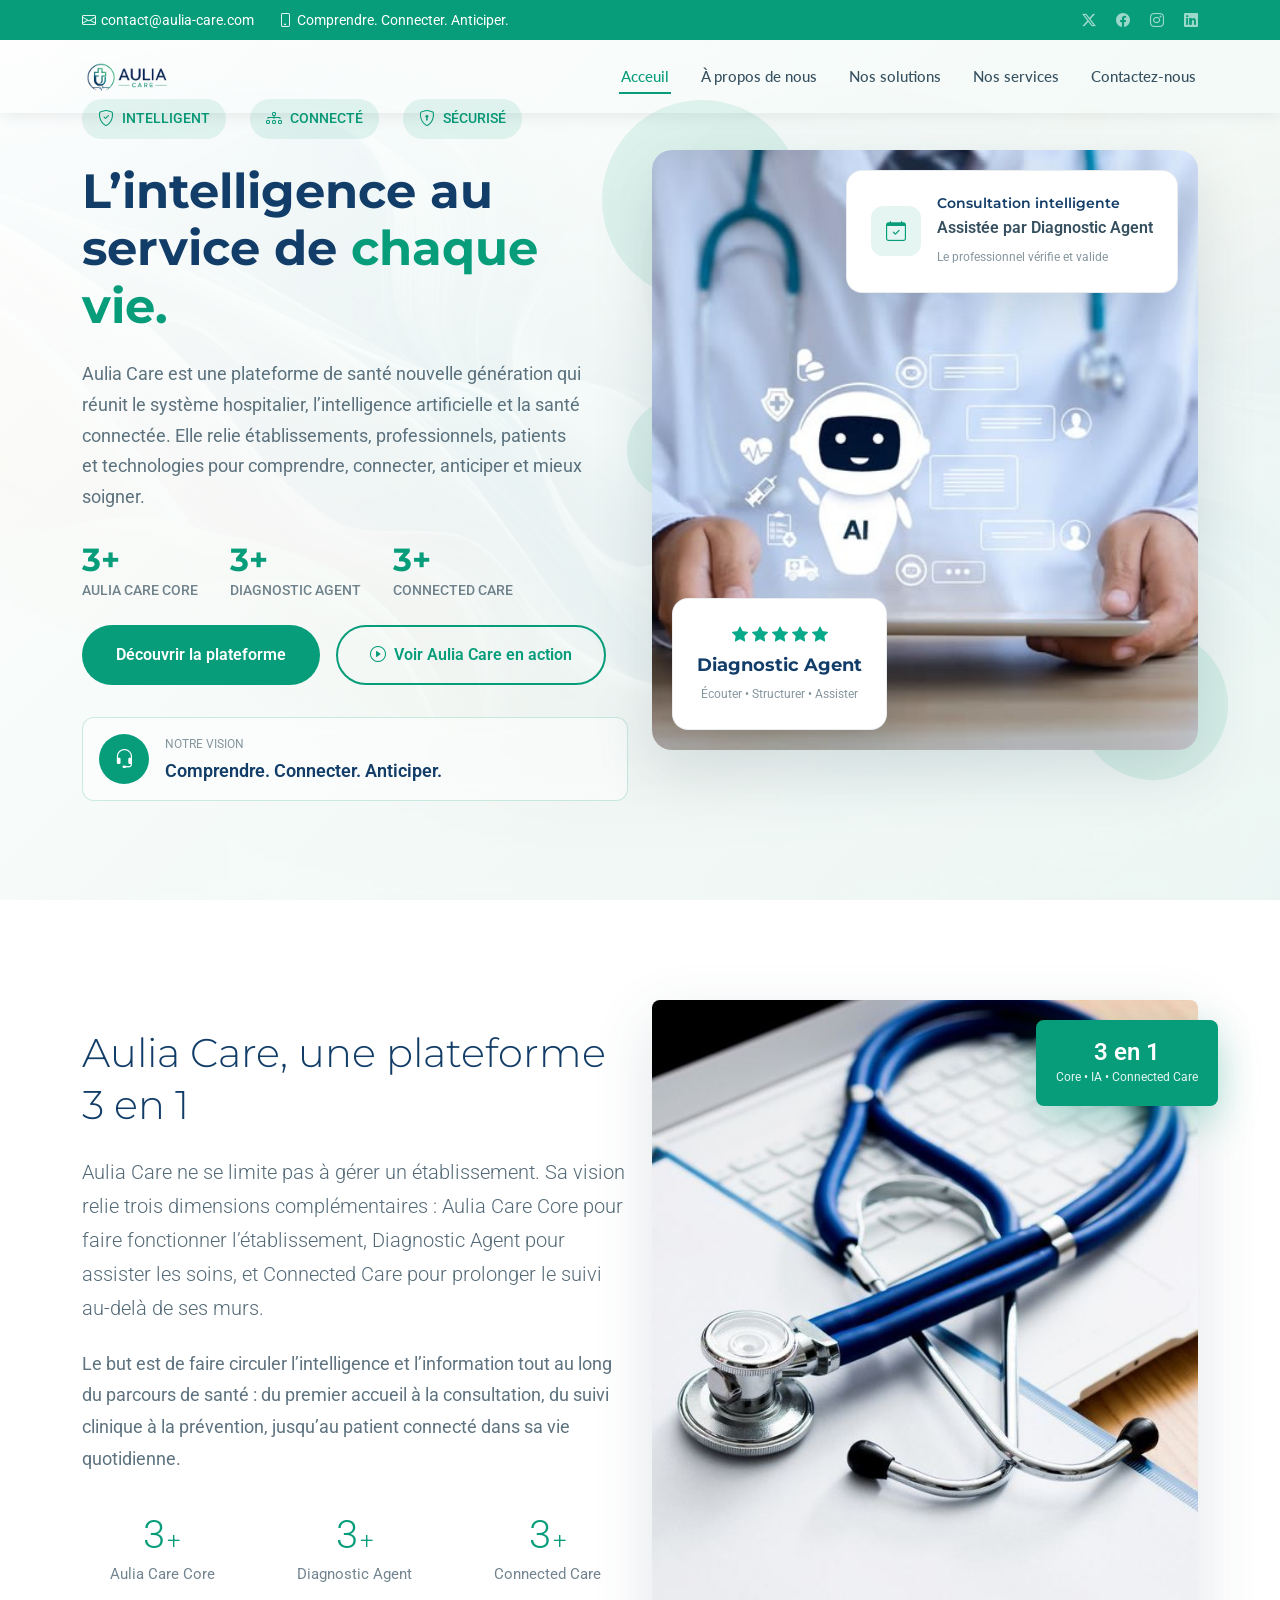
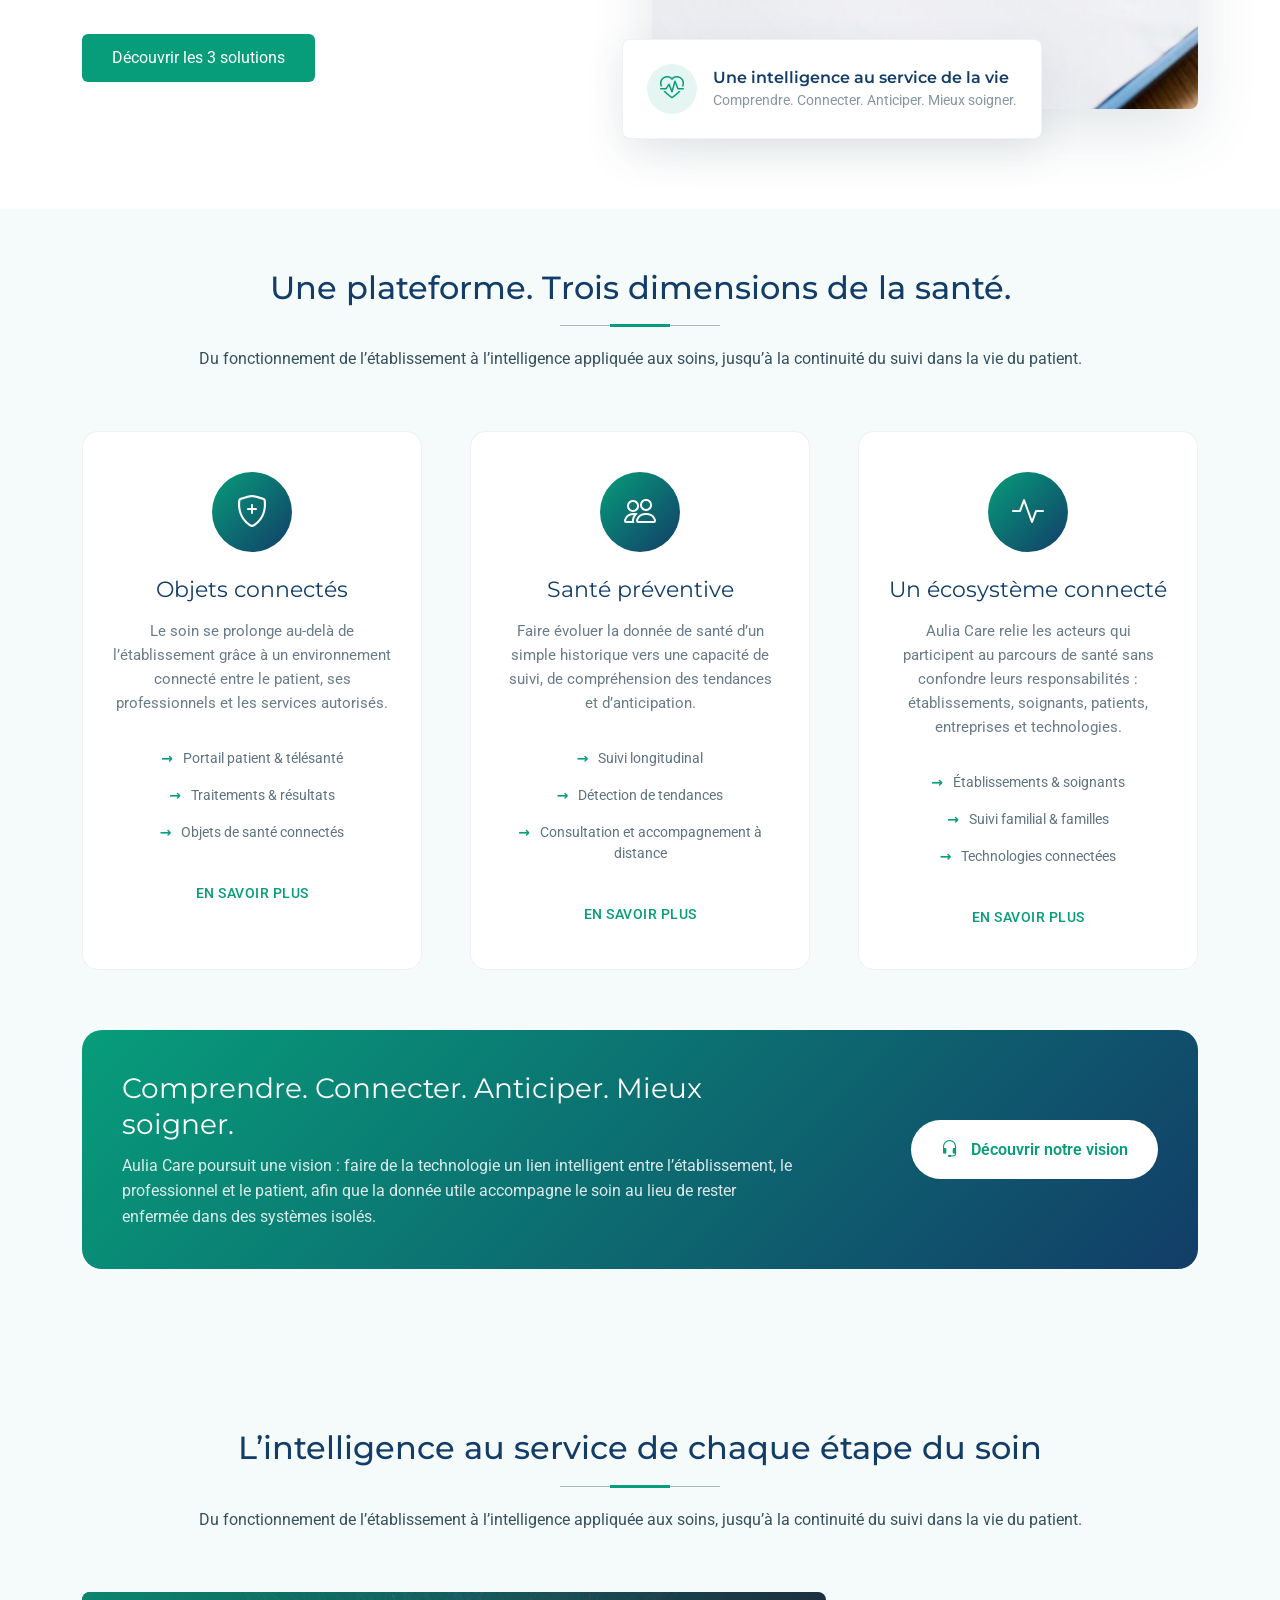
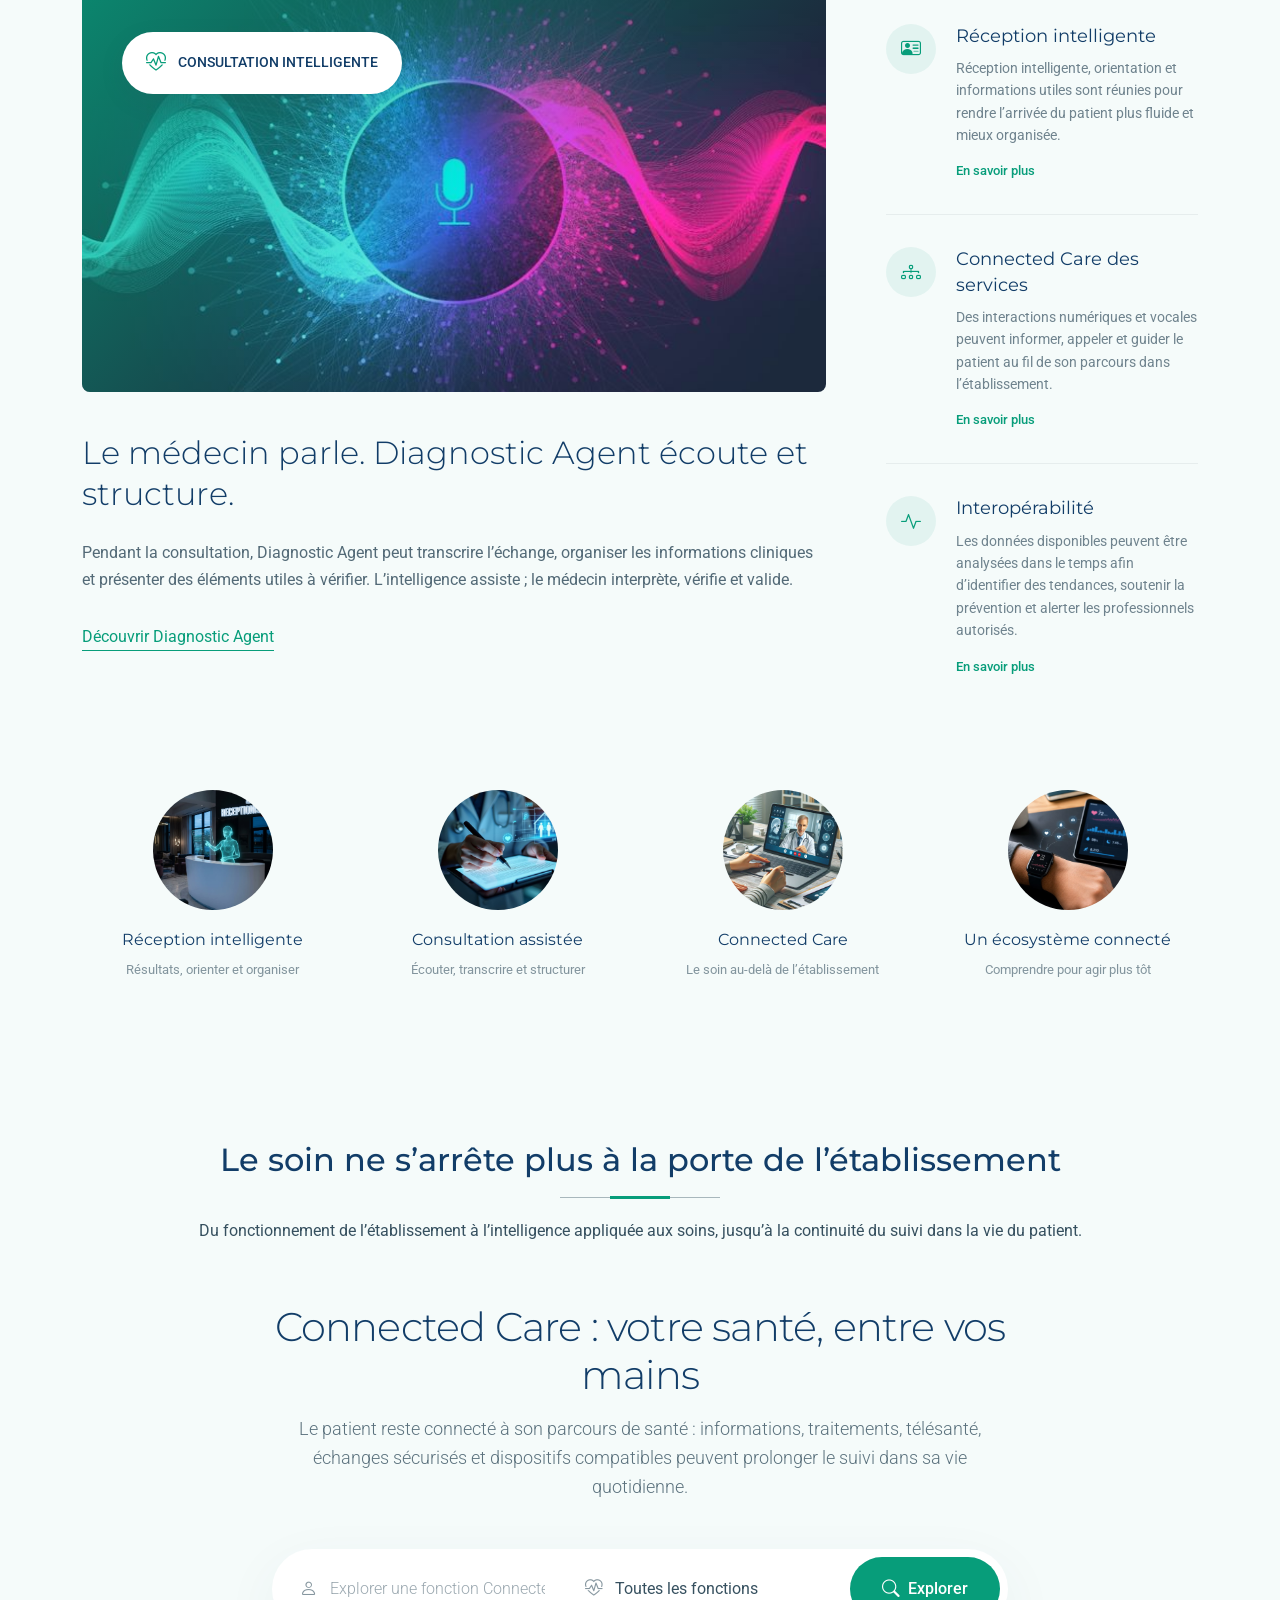
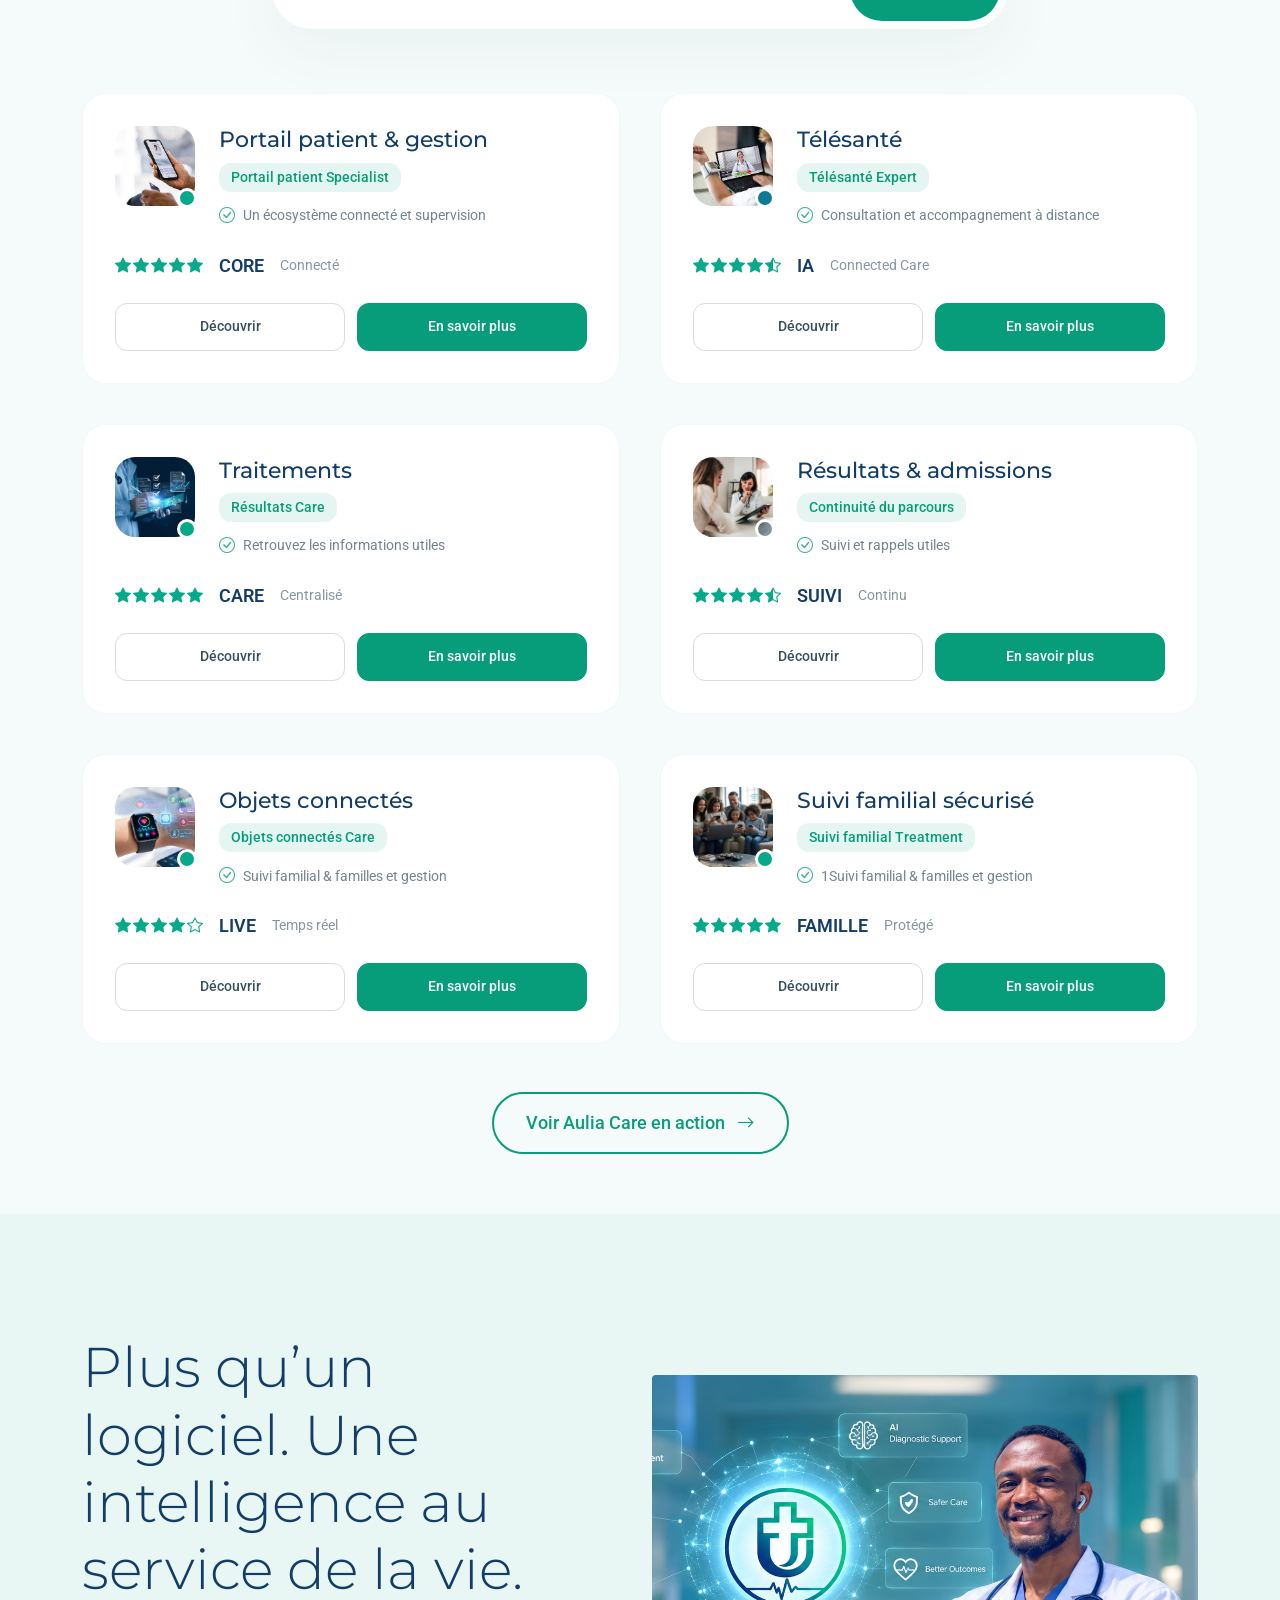
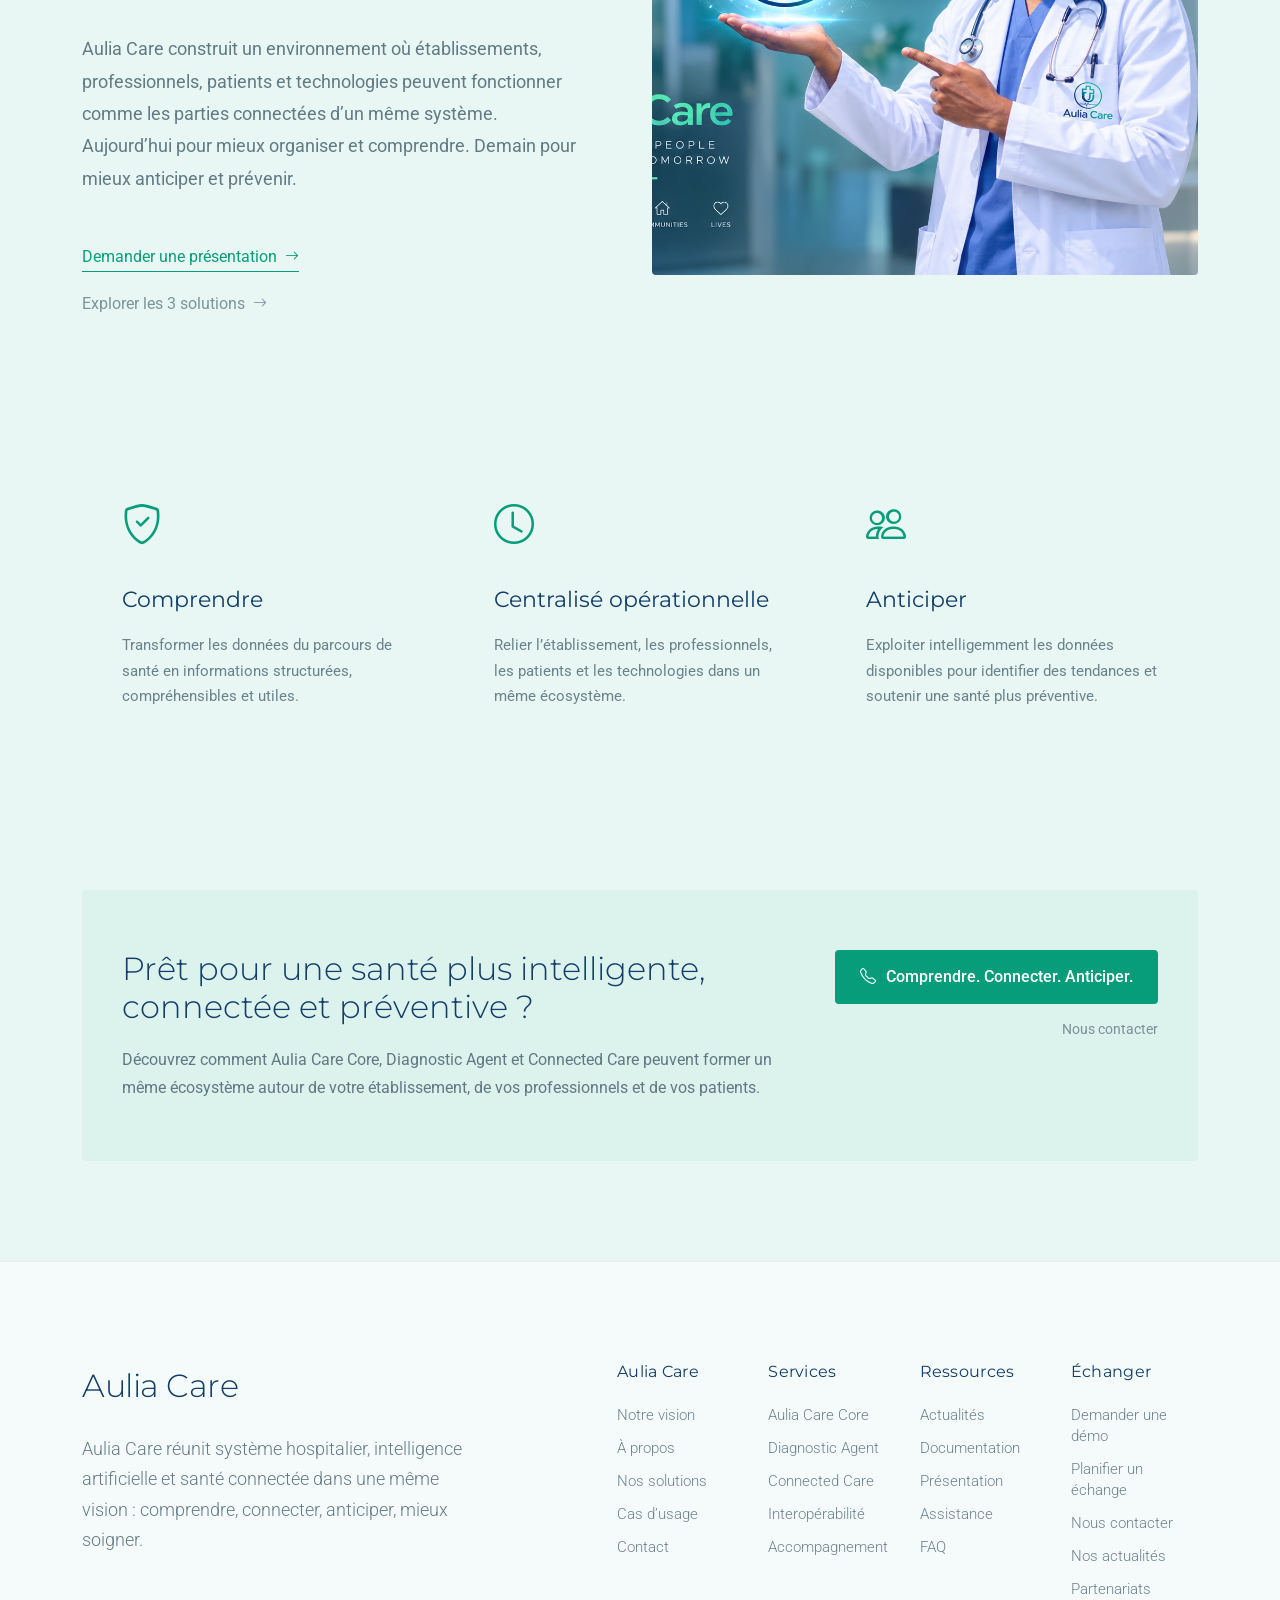
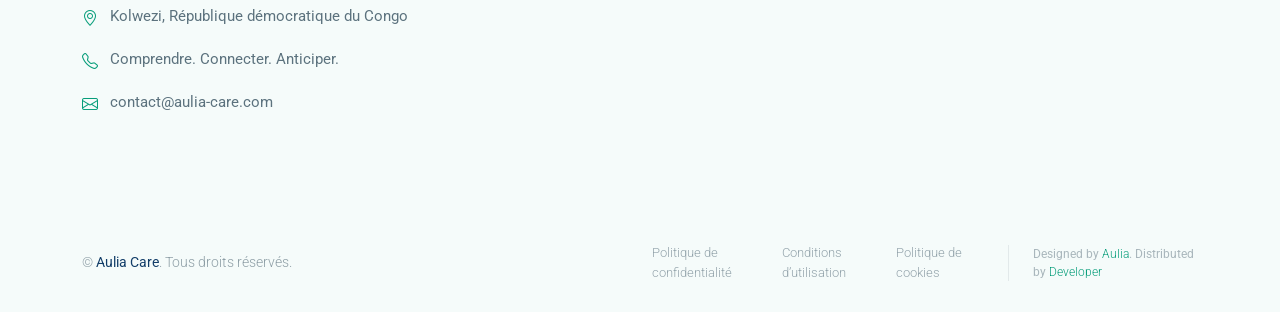
<file: index.html>
<!DOCTYPE html>
<html lang="fr">

<head>
  <meta charset="utf-8">
  <meta content="width=device-width, initial-scale=1.0" name="viewport">
  <title>Aulia Care</title>
  <meta name="description" content="Aulia Care est une plateforme technologique de santé 3 en 1 : Aulia Care Core, Diagnostic Agent et Connected Care, conçue pour connecter l’établissement, les professionnels et les patients.">
  <meta name="keywords" content="Aulia Care, Aulia Care Core, Diagnostic Agent, Connected Care, intelligence artificielle santé, système hospitalier, santé connectée, télésanté">

  <!-- Favicons -->
  <link href="assets/img/favicon.png" rel="icon">
  <link href="assets/img/apple-touch-icon.png" rel="apple-touch-icon">

  <!-- Fonts -->
  <link href="https://fonts.googleapis.com" rel="preconnect">
  <link href="https://fonts.gstatic.com" rel="preconnect" crossorigin>
  <link
    href="https://fonts.googleapis.com/css2?family=Roboto:ital,wght@0,100;0,300;0,400;0,500;0,700;0,900;1,100;1,300;1,400;1,500;1,700;1,900&family=Montserrat:ital,wght@0,100;0,200;0,300;0,400;0,500;0,600;0,700;0,800;0,900;1,100;1,200;1,300;1,400;1,500;1,600;1,700;1,800;1,900&family=Lato:ital,wght@0,100;0,300;0,400;0,700;0,900;1,100;1,300;1,400;1,700;1,900&display=swap"
    rel="stylesheet">

  <!-- Vendor CSS Files -->
  <link href="assets/vendor/bootstrap/css/bootstrap.min.css" rel="stylesheet">
  <link href="assets/vendor/bootstrap-icons/bootstrap-icons.css" rel="stylesheet">
  <link href="assets/vendor/aos/aos.css" rel="stylesheet">
  <link href="assets/vendor/glightbox/css/glightbox.min.css" rel="stylesheet">
  <link href="assets/vendor/fontawesome-free/css/all.min.css" rel="stylesheet">
  <link href="assets/vendor/swiper/swiper-bundle.min.css" rel="stylesheet">

  <!-- Main CSS File -->
  <link href="assets/css/main.css" rel="stylesheet">

  <!-- =======================================================
  * Template Name: Clinic
  * Template URL: https://bootstrapmade.com/clinic-bootstrap-template/
  * Updated: Jul 23 2025 with Bootstrap v5.3.7
  * Author: BootstrapMade.com
  * License: https://bootstrapmade.com/license/
  ======================================================== -->
</head>

<body class="index-page">

  <header id="header" class="header fixed-top">

    <div class="topbar d-flex align-items-center dark-background">
      <div class="container d-flex justify-content-center justify-content-md-between">
        <div class="contact-info d-flex align-items-center">
          <i class="bi bi-envelope d-flex align-items-center"><a
              href="mailto:contact@aulia-care.com">contact@aulia-care.com</a></i>
          <i class="bi bi-phone d-flex align-items-center ms-4"><span>Comprendre. Connecter. Anticiper.</span></i>
        </div>
        <div class="social-links d-none d-md-flex align-items-center">
          <a href="#!" class="twitter"><i class="bi bi-twitter-x"></i></a>
          <a href="#!" class="facebook"><i class="bi bi-facebook"></i></a>
          <a href="#!" class="instagram"><i class="bi bi-instagram"></i></a>
          <a href="#!" class="linkedin"><i class="bi bi-linkedin"></i></a>
        </div>
      </div>
    </div><!-- End Top Bar -->

    <div class="branding d-flex align-items-cente">

      <div class="container position-relative d-flex align-items-center justify-content-between">
        <a href="index.html" class="logo d-flex align-items-center">
          <h1 class="sitename">
            <img src="assets/img/logo.png" alt="">
          </h1>
        </a>

        <nav id="navmenu" class="navmenu">
          <ul>
            <li><a href="index.html" class="active">Acceuil</a></li>
            <li><a href="about.html">À propos de nous</a></li>
            <li><a href="departments.html">Nos solutions</a></li>
            <li><a href="services.html">Nos services</a></li>
            <li><a href="contact.html">Contactez-nous</a></li>
          </ul>
          <i class="mobile-nav-toggle d-xl-none bi bi-list"></i>
        </nav>

      </div>

    </div>

  </header>

  <main class="main">

    <!-- Hero Section -->
    <section id="hero" class="hero section">

      <div class="container" data-aos="fade-up" data-aos-delay="100">

        <div class="row align-items-center">
          <div class="col-lg-6">
            <div class="hero-content">
              <div class="trust-badges mb-4" data-aos="fade-right" data-aos-delay="200">
                <div class="badge-item">
                  <i class="bi bi-shield-check"></i>
                  <span>INTELLIGENT</span>
                </div>
                <div class="badge-item">
                  <i class="bi bi-diagram-3"></i>
                  <span>CONNECTÉ</span>
                </div>
                <div class="badge-item">
                  <i class="bi bi-shield-lock"></i>
                  <span>SÉCURISÉ</span>
                </div>
              </div>

              <h1 data-aos="fade-right" data-aos-delay="300">
                L’intelligence au service de <span class="highlight">chaque vie.</span>
              </h1>

              <p class="hero-description" data-aos="fade-right" data-aos-delay="400">
                Aulia Care est une plateforme de santé nouvelle génération qui réunit le système hospitalier, l’intelligence artificielle et la santé connectée. Elle relie établissements, professionnels, patients et technologies pour comprendre, connecter, anticiper et mieux soigner.
              </p>

              <div class="hero-stats mb-4" data-aos="fade-right" data-aos-delay="500">
                <div class="stat-item">
                  <h3><span data-purecounter-start="0" data-purecounter-end="3" data-purecounter-duration="2"
                      class="purecounter"></span>+</h3>
                  <p>AULIA CARE CORE</p>
                </div>
                <div class="stat-item">
                  <h3><span data-purecounter-start="0" data-purecounter-end="3" data-purecounter-duration="2"
                      class="purecounter"></span>+</h3>
                  <p>DIAGNOSTIC AGENT</p>
                </div>
                <div class="stat-item">
                  <h3><span data-purecounter-start="0" data-purecounter-end="3" data-purecounter-duration="2"
                      class="purecounter"></span>+</h3>
                  <p>CONNECTED CARE</p>
                </div>
              </div>

              <div class="hero-actions" data-aos="fade-right" data-aos-delay="600">
                <a href="gallery.html" class="btn btn-primary">Découvrir la plateforme</a>
                <a href="" class="btn btn-outline glightbox">
                  <i class="bi bi-play-circle me-2"></i>
                  Voir Aulia Care en action
                </a>
              </div>

              <div class="emergency-contact" data-aos="fade-right" data-aos-delay="700">
                <div class="emergency-icon">
                  <i class="bi bi-headset"></i>
                </div>
                <div class="emergency-info">
                  <small>NOTRE VISION</small>
                  <strong>Comprendre. Connecter. Anticiper.</strong>
                </div>
              </div>
            </div>
          </div>

          <div class="col-lg-6">
            <div class="hero-visual" data-aos="fade-left" data-aos-delay="400">
              <div class="main-image">
                <img src="assets/img/health/acceuil.jpg" alt="Modern Healthcare Facility" class="img-fluid">
                <div class="floating-card appointment-card">
                  <div class="card-icon">
                    <i class="bi bi-calendar-check"></i>
                  </div>
                  <div class="card-content">
                    <h6>Consultation intelligente</h6>
                    <p>Assistée par Diagnostic Agent</p>
                    <small>Le professionnel vérifie et valide</small>
                  </div>
                </div>
                <div class="floating-card rating-card">
                  <div class="card-content">
                    <div class="rating-stars">
                      <i class="bi bi-star-fill"></i>
                      <i class="bi bi-star-fill"></i>
                      <i class="bi bi-star-fill"></i>
                      <i class="bi bi-star-fill"></i>
                      <i class="bi bi-star-fill"></i>
                    </div>
                    <h6>Diagnostic Agent</h6>
                    <small>Écouter • Structurer • Assister</small>
                  </div>
                </div>
              </div>
              <div class="background-elements">
                <div class="element element-1"></div>
                <div class="element element-2"></div>
                <div class="element element-3"></div>
              </div>
            </div>
          </div>
        </div>

      </div>

    </section><!-- /Hero Section -->

    <!-- Home About Section -->
    <section id="home-about" class="home-about section">

      <div class="container" data-aos="fade-up" data-aos-delay="100">

        <div class="row align-items-center">
          <div class="col-lg-6 mb-5 mb-lg-0" data-aos="fade-right" data-aos-delay="200">
            <div class="about-content">
              <h2 class="section-heading">Aulia Care, une plateforme 3 en 1</h2>
              <p class="lead-text">Aulia Care ne se limite pas à gérer un établissement. Sa vision relie trois dimensions complémentaires : Aulia Care Core pour faire fonctionner l’établissement, Diagnostic Agent pour assister les soins, et Connected Care pour prolonger le suivi au-delà de ses murs.</p>

              <p>Le but est de faire circuler l’intelligence et l’information tout au long du parcours de santé : du premier accueil à la consultation, du suivi clinique à la prévention, jusqu’au patient connecté dans sa vie quotidienne.</p>

              <div class="stats-grid">
                <div class="stat-item">
                  <div class="stat-number purecounter" data-purecounter-start="0" data-purecounter-end="3"
                    data-purecounter-duration="1"></div>
                  <div class="stat-label">Aulia Care Core</div>
                </div>
                <div class="stat-item">
                  <div class="stat-number purecounter" data-purecounter-start="0" data-purecounter-end="3"
                    data-purecounter-duration="1"></div>
                  <div class="stat-label">Diagnostic Agent</div>
                </div>
                <div class="stat-item">
                  <div class="stat-number purecounter" data-purecounter-start="0" data-purecounter-end="3"
                    data-purecounter-duration="1"></div>
                  <div class="stat-label">Connected Care</div>
                </div>
              </div>

              <div class="cta-section">
                <a href="departments.html" class="btn-primary">Découvrir les 3 solutions</a>
              </div>
            </div>
          </div>

          <div class="col-lg-6" data-aos="fade-left" data-aos-delay="300">
            <div class="about-visual">
              <div class="main-image">
                <img src="assets/img/health/trois_in_one.jpg" alt="Modern medical facility" class="img-fluid">
              </div>
              <div class="floating-card">
                <div class="card-content">
                  <div class="icon">
                    <i class="bi bi-heart-pulse"></i>
                  </div>
                  <div class="card-text">
                    <h4>Une intelligence au service de la vie</h4>
                    <p>Comprendre. Connecter. Anticiper. Mieux soigner.</p>
                  </div>
                </div>
              </div>
              <div class="experience-badge">
                <div class="badge-content">
                  <span class="years">3 en 1</span>
                  <span class="text">Core • IA • Connected Care</span>
                </div>
              </div>
            </div>
          </div>
        </div>

      </div>

    </section><!-- /Home About Section -->

    <!-- Featured Departments Section -->
    <section id="featured-departments" class="featured-departments section">

      <!-- Section Title -->
      <div class="container section-title" data-aos="fade-up">
        <h2>Une plateforme. Trois dimensions de la santé.</h2>
        <p>Du fonctionnement de l’établissement à l’intelligence appliquée aux soins, jusqu’à la continuité du suivi dans la vie du patient.</p>
      </div><!-- End Section Title -->

      <div class="container" data-aos="fade-up" data-aos-delay="100">

        <div class="row g-5">

          <div class="col-lg-4" data-aos="fade-up" data-aos-delay="100">
            <div class="department-highlight">
              <div class="highlight-icon">
                <i class="bi bi-shield-plus"></i>
              </div>
              <h4>Objets connectés</h4>
              <p>Le soin se prolonge au-delà de l’établissement grâce à un environnement connecté entre le patient, ses professionnels et les services autorisés.</p>
              <ul class="highlight-list">
                <li>Portail patient & télésanté</li>
                <li>Traitements & résultats</li>
                <li>Objets de santé connectés</li>
              </ul>
              <a href="department-details-connected.html" class="highlight-cta">En savoir plus</a>
            </div>
          </div><!-- End Department Highlight -->

          <div class="col-lg-4" data-aos="fade-up" data-aos-delay="200">
            <div class="department-highlight">
              <div class="highlight-icon">
                <i class="bi bi-people"></i>
              </div>
              <h4>Santé préventive</h4>
              <p>Faire évoluer la donnée de santé d’un simple historique vers une capacité de suivi, de compréhension des tendances et d’anticipation.</p>
              <ul class="highlight-list">
                <li>Suivi longitudinal</li>
                <li>Détection de tendances</li>
                <li>Consultation et accompagnement à distance</li>
              </ul>
              <a href="department-details-ia.html" class="highlight-cta">En savoir plus</a>
            </div>
          </div><!-- End Department Highlight -->

          <div class="col-lg-4" data-aos="fade-up" data-aos-delay="300">
            <div class="department-highlight">
              <div class="highlight-icon">
                <i class="bi bi-activity"></i>
              </div>
              <h4>Un écosystème connecté</h4>
              <p>Aulia Care relie les acteurs qui participent au parcours de santé sans confondre leurs responsabilités : établissements, soignants, patients, entreprises et technologies.</p>
              <ul class="highlight-list">
                <li>Établissements & soignants</li>
                <li>Suivi familial & familles</li>
                <li>Technologies connectées</li>
              </ul>
              <a href="department-details-core.html" class="highlight-cta">En savoir plus</a>
            </div>
          </div><!-- End Department Highlight -->

        </div>

        <div class="emergency-banner" data-aos="fade-up" data-aos-delay="400">
          <div class="row align-items-center">
            <div class="col-lg-8">
              <div class="emergency-content">
                <h3>Comprendre. Connecter. Anticiper. Mieux soigner.</h3>
                <p>Aulia Care poursuit une vision : faire de la technologie un lien intelligent entre l’établissement, le professionnel et le patient, afin que la donnée utile accompagne le soin au lieu de rester enfermée dans des systèmes isolés.</p>
              </div>
            </div>
            <div class="col-lg-4 text-lg-end">
              <a href="tel:+243848621712" class="emergency-btn">
                <i class="bi bi-headset"></i>
                Découvrir notre vision
              </a>
            </div>
          </div>
        </div>

      </div>

    </section><!-- /Featured Departments Section -->

    <!-- Featured Services Section -->
    <section id="featured-services" class="featured-services section">

      <!-- Section Title -->
      <div class="container section-title" data-aos="fade-up">
        <h2>L’intelligence au service de chaque étape du soin</h2>
        <p>Du fonctionnement de l’établissement à l’intelligence appliquée aux soins, jusqu’à la continuité du suivi dans la vie du patient.</p>
      </div><!-- End Section Title -->

      <div class="container" data-aos="fade-up" data-aos-delay="100">

        <div class="row g-0">

          <div class="col-lg-8" data-aos="fade-right" data-aos-delay="200">
            <div class="featured-service-main">
              <div class="service-image-wrapper">
                <img src="assets/img/health/transcription.jpg" alt="Premier Healthcare Services" class="img-fluid"
                  loading="lazy">
                <div class="service-overlay">
                  <div class="service-badge">
                    <i class="bi bi-heart-pulse"></i>
                    <span>CONSULTATION INTELLIGENTE</span>
                  </div>
                </div>
              </div>
              <div class="service-details">
                <h2>Le médecin parle. Diagnostic Agent écoute et structure.</h2>
                <p>Pendant la consultation, Diagnostic Agent peut transcrire l’échange, organiser les informations cliniques et présenter des éléments utiles à vérifier. L’intelligence assiste ; le médecin interprète, vérifie et valide.</p>
                <a href="department-details-ia.html" class="main-cta">Découvrir Diagnostic Agent</a>
              </div>
            </div>
          </div>

          <div class="col-lg-4" data-aos="fade-left" data-aos-delay="300">
            <div class="services-sidebar">

              <div class="service-item" data-aos="fade-up" data-aos-delay="400">
                <div class="service-icon-wrapper">
                  <i class="bi bi-person-vcard"></i>
                </div>
                <div class="service-info">
                  <h4>Réception intelligente</h4>
                  <p>Réception intelligente, orientation et informations utiles sont réunies pour rendre l’arrivée du patient plus fluide et mieux organisée.</p>
                  <a href="#!" class="service-link">En savoir plus</a>
                </div>
              </div>

              <div class="service-item" data-aos="fade-up" data-aos-delay="500">
                <div class="service-icon-wrapper">
                  <i class="bi bi-diagram-3"></i>
                </div>
                <div class="service-info">
                  <h4>Connected Care des services</h4>
                  <p>Des interactions numériques et vocales peuvent informer, appeler et guider le patient au fil de son parcours dans l’établissement.</p>
                  <a href="#!" class="service-link">En savoir plus</a>
                </div>
              </div>

              <div class="service-item" data-aos="fade-up" data-aos-delay="600">
                <div class="service-icon-wrapper">
                  <i class="bi bi-activity"></i>
                </div>
                <div class="service-info">
                  <h4>Interopérabilité</h4>
                  <p>Les données disponibles peuvent être analysées dans le temps afin d’identifier des tendances, soutenir la prévention et alerter les professionnels autorisés.</p>
                  <a href="#!" class="service-link">En savoir plus</a>
                </div>
              </div>

            </div>
          </div>

        </div>

        <div class="specialties-grid" data-aos="fade-up" data-aos-delay="300">
          <div class="row align-items-center">

            <div class="col-lg-3 col-md-6">
              <div class="specialty-card">
                <div class="specialty-image">
                  <img src="assets/img/health/reception.jpg" alt="Maternal Care" class="img-fluid" loading="lazy">
                </div>
                <div class="specialty-content">
                  <h5>Réception intelligente</h5>
                  <span>Résultats, orienter et organiser</span>
                </div>
              </div>
            </div>

            <div class="col-lg-3 col-md-6">
              <div class="specialty-card">
                <div class="specialty-image">
                  <img src="assets/img/health/consultation_assistee-1.jpg" alt="Vaccination" class="img-fluid" loading="lazy">
                </div>
                <div class="specialty-content">
                  <h5>Consultation assistée</h5>
                  <span>Écouter, transcrire et structurer</span>
                </div>
              </div>
            </div>

            <div class="col-lg-3 col-md-6">
              <div class="specialty-card">
                <div class="specialty-image">
                  <img src="assets/img/health/soins_distants-2.jpg" alt="Emergency Care" class="img-fluid" loading="lazy">
                </div>
                <div class="specialty-content">
                  <h5>Connected Care</h5>
                  <span>Le soin au-delà de l’établissement</span>
                </div>
              </div>
            </div>

            <div class="col-lg-3 col-md-6">
              <div class="specialty-card">
                <div class="specialty-image">
                  <img src="assets/img/health/montre_connectee-3.jpg" alt="Advanced Tech" class="img-fluid" loading="lazy">
                </div>
                <div class="specialty-content">
                  <h5>Un écosystème connecté</h5>
                  <span>Comprendre pour agir plus tôt</span>
                </div>
              </div>
            </div>

          </div>
        </div>

      </div>

    </section><!-- /Featured Services Section -->

    <!-- Find A Doctor Section -->
    <section id="find-a-doctor" class="find-a-doctor section">

      <!-- Section Title -->
      <div class="container section-title" data-aos="fade-up">
        <h2>Le soin ne s’arrête plus à la porte de l’établissement</h2>
        <p>Du fonctionnement de l’établissement à l’intelligence appliquée aux soins, jusqu’à la continuité du suivi dans la vie du patient.</p>
      </div><!-- End Section Title -->

      <div class="container" data-aos="fade-up" data-aos-delay="100">

        <div class="row justify-content-center mb-5" data-aos="fade-up" data-aos-delay="200">
          <div class="col-lg-8 text-center">
            <div class="search-section">
              <h3 class="search-title">Connected Care : votre santé, entre vos mains</h3>
              <p class="search-subtitle">Le patient reste connecté à son parcours de santé : informations, traitements, télésanté, échanges sécurisés et dispositifs compatibles peuvent prolonger le suivi dans sa vie quotidienne.</p>
              <form class="search-form" action="#!" method="#">
                <div class="search-input-group">
                  <div class="input-wrapper">
                    <i class="bi bi-person"></i>
                    <input type="text" class="form-control" name="doctor_name" placeholder="Explorer une fonction Connected Care">
                  </div>
                  <div class="select-wrapper">
                    <i class="bi bi-heart-pulse"></i>
                    <select class="form-select" name="specialty">
                      <option value="">Toutes les fonctions</option>
                      <option value="cardiology">Portail patient</option>
                      <option value="neurology">Télésanté</option>
                      <option value="orthopedics">Traitements</option>
                      <option value="pediatrics">Résultats</option>
                      <option value="dermatology">Objets connectés</option>
                      <option value="oncology">Suivi familial</option>
                    </select>
                  </div>
                  <button type="submit" class="search-btn">
                    <i class="bi bi-search"></i>
                    Explorer
                  </button>
                </div>
              </form>
            </div>
          </div>
        </div>

        <div class="doctors-grid" data-aos="fade-up" data-aos-delay="300">
          <div class="doctor-profile" data-aos="zoom-in" data-aos-delay="100">

            <div class="profile-header">
              <div class="doctor-avatar">
                <img src="assets/img/health/portail_patient-1.jpg" alt="Portail patient & gestion" class="img-fluid">
                <div class="status-indicator available"></div>
              </div>
              <div class="doctor-details">
                <h4>Portail patient & gestion</h4>
                <span class="specialty-tag">Portail patient Specialist</span>
                <div class="experience-info">
                  <i class="bi bi-check-circle"></i>
                  <span>Un écosystème connecté et supervision</span>
                </div>
              </div>
            </div>

            <div class="rating-section">
              <div class="stars">
                <i class="bi bi-star-fill"></i>
                <i class="bi bi-star-fill"></i>
                <i class="bi bi-star-fill"></i>
                <i class="bi bi-star-fill"></i>
                <i class="bi bi-star-fill"></i>
              </div>
              <span class="rating-score">CORE</span>
              <span class="review-count">Connecté</span>
            </div>

            <div class="action-buttons">
              <a href="#!" class="btn-secondary">Découvrir</a>
              <a href="#!" class="btn-primary">En savoir plus</a>
            </div>
          </div><!-- End Doctor Profile -->

          <div class="doctor-profile" data-aos="zoom-in" data-aos-delay="200">
            <div class="profile-header">
              <div class="doctor-avatar">
                <img src="assets/img/health/soins_distants-1.jpg" alt="Télésanté" class="img-fluid">
                <div class="status-indicator busy"></div>
              </div>
              <div class="doctor-details">
                <h4>Télésanté</h4>
                <span class="specialty-tag">Télésanté Expert</span>
                <div class="experience-info">
                  <i class="bi bi-check-circle"></i>
                  <span>Consultation et accompagnement à distance</span>
                </div>
              </div>
            </div>
            <div class="rating-section">
              <div class="stars">
                <i class="bi bi-star-fill"></i>
                <i class="bi bi-star-fill"></i>
                <i class="bi bi-star-fill"></i>
                <i class="bi bi-star-fill"></i>
                <i class="bi bi-star-half"></i>
              </div>
              <span class="rating-score">IA</span>
              <span class="review-count">Connected Care</span>
            </div>
            <div class="action-buttons">
              <a href="#!" class="btn-secondary">Découvrir</a>
              <a href="#!" class="btn-primary">En savoir plus</a>
            </div>
          </div><!-- End Doctor Profile -->

          <div class="doctor-profile" data-aos="zoom-in" data-aos-delay="300">
            <div class="profile-header">
              <div class="doctor-avatar">
                <img src="assets/img/health/traitements-1.jpg" alt="Traitements" class="img-fluid">
                <div class="status-indicator available"></div>
              </div>
              <div class="doctor-details">
                <h4>Traitements</h4>
                <span class="specialty-tag">Résultats Care</span>
                <div class="experience-info">
                  <i class="bi bi-check-circle"></i>
                  <span>Retrouvez les informations utiles</span>
                </div>
              </div>
            </div>
            <div class="rating-section">
              <div class="stars">
                <i class="bi bi-star-fill"></i>
                <i class="bi bi-star-fill"></i>
                <i class="bi bi-star-fill"></i>
                <i class="bi bi-star-fill"></i>
                <i class="bi bi-star-fill"></i>
              </div>
              <span class="rating-score">CARE</span>
              <span class="review-count">Centralisé</span>
            </div>
            <div class="action-buttons">
              <a href="#!" class="btn-secondary">Découvrir</a>
              <a href="#!" class="btn-primary">En savoir plus</a>
            </div>
          </div><!-- End Doctor Profile -->

          <div class="doctor-profile" data-aos="zoom-in" data-aos-delay="400">
            <div class="profile-header">
              <div class="doctor-avatar">
                <img src="assets/img/health/consultation_assistee-3.jpg" alt="Résultats & admissions" class="img-fluid">
                <div class="status-indicator offline"></div>
              </div>
              <div class="doctor-details">
                <h4>Résultats & admissions</h4>
                <span class="specialty-tag">Continuité du parcours</span>
                <div class="experience-info">
                  <i class="bi bi-check-circle"></i>
                  <span>Suivi et rappels utiles</span>
                </div>
              </div>
            </div>
            <div class="rating-section">
              <div class="stars">
                <i class="bi bi-star-fill"></i>
                <i class="bi bi-star-fill"></i>
                <i class="bi bi-star-fill"></i>
                <i class="bi bi-star-fill"></i>
                <i class="bi bi-star-half"></i>
              </div>
              <span class="rating-score">SUIVI</span>
              <span class="review-count">Continu</span>
            </div>
            <div class="action-buttons">
              <a href="#!" class="btn-secondary">Découvrir</a>
              <a href="#!" class="btn-primary">En savoir plus</a>
            </div>
          </div><!-- End Doctor Profile -->

          <div class="doctor-profile" data-aos="zoom-in" data-aos-delay="500">
            <div class="profile-header">
              <div class="doctor-avatar">
                <img src="assets/img/health/montre_connectee-1.jpg" alt="Objets connectés" class="img-fluid">
                <div class="status-indicator available"></div>
              </div>
              <div class="doctor-details">
                <h4>Objets connectés</h4>
                <span class="specialty-tag">Objets connectés Care</span>
                <div class="experience-info">
                  <i class="bi bi-check-circle"></i>
                  <span>Suivi familial & familles et gestion</span>
                </div>
              </div>
            </div>
            <div class="rating-section">
              <div class="stars">
                <i class="bi bi-star-fill"></i>
                <i class="bi bi-star-fill"></i>
                <i class="bi bi-star-fill"></i>
                <i class="bi bi-star-fill"></i>
                <i class="bi bi-star"></i>
              </div>
              <span class="rating-score">LIVE</span>
              <span class="review-count">Temps réel</span>
            </div>
            <div class="action-buttons">
              <a href="#!" class="btn-secondary">Découvrir</a>
              <a href="#!" class="btn-primary">En savoir plus</a>
            </div>
          </div><!-- End Doctor Profile -->

          <div class="doctor-profile" data-aos="zoom-in" data-aos-delay="600">
            <div class="profile-header">
              <div class="doctor-avatar">
                <img src="assets/img/health/famille-1.jpg" alt="Suivi familial sécurisé" class="img-fluid">
                <div class="status-indicator available"></div>
              </div>
              <div class="doctor-details">
                <h4>Suivi familial sécurisé</h4>
                <span class="specialty-tag">Suivi familial Treatment</span>
                <div class="experience-info">
                  <i class="bi bi-check-circle"></i>
                  <span>1Suivi familial & familles et gestion</span>
                </div>
              </div>
            </div>
            <div class="rating-section">
              <div class="stars">
                <i class="bi bi-star-fill"></i>
                <i class="bi bi-star-fill"></i>
                <i class="bi bi-star-fill"></i>
                <i class="bi bi-star-fill"></i>
                <i class="bi bi-star-fill"></i>
              </div>
              <span class="rating-score">FAMILLE</span>
              <span class="review-count">Protégé</span>
            </div>
            <div class="action-buttons">
              <a href="#!" class="btn-secondary">Découvrir</a>
              <a href="#!" class="btn-primary">En savoir plus</a>
            </div>
          </div><!-- End Doctor Profile -->

        </div>

        <div class="text-center mt-5" data-aos="fade-up" data-aos-delay="700">
          <a href="" class="btn-view-all">
            Voir Aulia Care en action
            <i class="bi bi-arrow-right"></i>
          </a>
        </div>

      </div>

    </section><!-- /Find A Doctor Section -->

    <!-- Call To Action Section -->
    <section id="call-to-action" class="call-to-action section light-background">

      <div class="container" data-aos="fade-up" data-aos-delay="100">

        <div class="hero-content">
          <div class="row align-items-center">

            <div class="col-lg-6">
              <div class="content-wrapper" data-aos="fade-up" data-aos-delay="200">
                <h1>Plus qu’un logiciel. Une intelligence au service de la vie.</h1>
                <p>Aulia Care construit un environnement où établissements, professionnels, patients et technologies peuvent fonctionner comme les parties connectées d’un même système. Aujourd’hui pour mieux organiser et comprendre. Demain pour mieux anticiper et prévenir.</p>

                <div class="cta-wrapper">
                  <a href="" class="primary-cta">
                    <span>Demander une présentation</span>
                    <i class="bi bi-arrow-right"></i>
                  </a>
                  <a href="departments.html" class="secondary-cta">
                    <span>Explorer les 3 solutions</span>
                    <i class="bi bi-arrow-right"></i>
                  </a>
                </div>
              </div>
            </div>

            <div class="col-lg-6">
              <div class="image-container" data-aos="fade-left" data-aos-delay="300">
                <img src="assets/img/health/logiciel.png" alt="Medical Excellence" class="img-fluid">
              </div>
            </div>

          </div>
        </div>

        <div class="features-section">

          <div class="row g-0">

            <div class="col-lg-4">
              <div class="feature-block" data-aos="fade-up" data-aos-delay="200">
                <div class="feature-icon">
                  <i class="bi bi-shield-check"></i>
                </div>
                <h3>Comprendre</h3>
                <p>Transformer les données du parcours de santé en informations structurées, compréhensibles et utiles.</p>
              </div>
            </div>

            <div class="col-lg-4">
              <div class="feature-block" data-aos="fade-up" data-aos-delay="300">
                <div class="feature-icon">
                  <i class="bi bi-clock"></i>
                </div>
                <h3>Centralisé opérationnelle</h3>
                <p>Relier l’établissement, les professionnels, les patients et les technologies dans un même écosystème.</p>
              </div>
            </div>

            <div class="col-lg-4">
              <div class="feature-block" data-aos="fade-up" data-aos-delay="400">
                <div class="feature-icon">
                  <i class="bi bi-people"></i>
                </div>
                <h3>Anticiper</h3>
                <p>Exploiter intelligemment les données disponibles pour identifier des tendances et soutenir une santé plus préventive.</p>
              </div>
            </div>

          </div>

        </div>

        <div class="contact-block">
          <div class="row">

            <div class="col-lg-8">
              <div class="contact-content" data-aos="fade-up" data-aos-delay="200">
                <h2>Prêt pour une santé plus intelligente, connectée et préventive ?</h2>
                <p>Découvrez comment Aulia Care Core, Diagnostic Agent et Connected Care peuvent former un même écosystème autour de votre établissement, de vos professionnels et de vos patients.</p>
              </div>
            </div>

            <div class="col-lg-4">
              <div class="contact-actions" data-aos="fade-up" data-aos-delay="300">
                <a href="tel:+243848621712" class="emergency-call">
                  <i class="bi bi-telephone"></i>
                  <span>Comprendre. Connecter. Anticiper.</span>
                </a>
                <a href="contact.html" class="contact-link">Nous contacter</a>
              </div>
            </div>

          </div>
        </div>

      </div>

    </section><!-- /Call To Action Section -->

  </main>

  <footer id="footer" class="footer-16 footer position-relative">

    <div class="container">

      <div class="footer-main" data-aos="fade-up" data-aos-delay="100">
        <div class="row align-items-start">

          <div class="col-lg-5">
            <div class="brand-section">
              <a href="index.html" class="logo d-flex align-items-center mb-4">
                <span class="sitename">Aulia Care</span>
              </a>
              <p class="brand-description">Aulia Care réunit système hospitalier, intelligence artificielle et santé connectée dans une même vision : comprendre, connecter, anticiper, mieux soigner.</p>

              <div class="contact-info mt-5">
                <div class="contact-item">
                  <i class="bi bi-geo-alt"></i>
                  <span>Kolwezi, République démocratique du Congo</span>
                </div>
                <div class="contact-item">
                  <i class="bi bi-telephone"></i>
                  <span>Comprendre. Connecter. Anticiper.</span>
                </div>
                <div class="contact-item">
                  <i class="bi bi-envelope"></i>
                  <span>contact@aulia-care.com</span>
                </div>
              </div>
            </div>
          </div>

          <div class="col-lg-7">
            <div class="footer-nav-wrapper">
              <div class="row">

                <div class="col-6 col-lg-3">
                  <div class="nav-column">
                    <h6>Aulia Care</h6>
                    <nav class="footer-nav">
                      <a href="#!">Notre vision</a>
                      <a href="#!">À propos</a>
                      <a href="#!">Nos solutions</a>
                      <a href="#!">Cas d’usage</a>
                      <a href="#!">Contact</a>
                    </nav>
                  </div>
                </div>

                <div class="col-6 col-lg-3">
                  <div class="nav-column">
                    <h6>Services</h6>
                    <nav class="footer-nav">
                      <a href="#!">Aulia Care Core</a>
                      <a href="#!">Diagnostic Agent</a>
                      <a href="#!">Connected Care</a>
                      <a href="#!">Interopérabilité</a>
                      <a href="#!">Accompagnement</a>
                    </nav>
                  </div>
                </div>

                <div class="col-6 col-lg-3">
                  <div class="nav-column">
                    <h6>Ressources</h6>
                    <nav class="footer-nav">
                      <a href="#!">Actualités</a>
                      <a href="#!">Documentation</a>
                      <a href="#!">Présentation</a>
                      <a href="#!">Assistance</a>
                      <a href="#!">FAQ</a>
                    </nav>
                  </div>
                </div>

                <div class="col-6 col-lg-3">
                  <div class="nav-column">
                    <h6>Échanger</h6>
                    <nav class="footer-nav">
                      <a href="#!">Demander une démo</a>
                      <a href="#!">Planifier un échange</a>
                      <a href="#!">Nous contacter</a>
                      <a href="#!">Nos actualités</a>
                      <a href="#!">Partenariats</a>
                    </nav>
                  </div>
                </div>

              </div>
            </div>
          </div>

        </div>
      </div>

    </div>

    <div class="footer-bottom">
      <div class="container">
        <div class="bottom-content" data-aos="fade-up" data-aos-delay="300">
          <div class="row align-items-center">

            <div class="col-lg-6">
              <div class="copyright">
                <p>© <span class="sitename">Aulia Care</span>. Tous droits réservés.</p>
              </div>
            </div>

            <div class="col-lg-6">
              <div class="legal-links">
                <a href="#!">Politique de confidentialité</a>
                <a href="#!">Conditions d’utilisation</a>
                <a href="#!">Politique de cookies</a>
                <div class="credits">
                  <!-- All the links in the footer should remain intact. -->
                  <!-- You can delete the links only if you've purchased the pro version. -->
                  <!-- Licensing information: https://bootstrapmade.com/license/ -->
                  <!-- Purchase the pro version with working PHP/AJAX contact form: [buy-url] -->
                  Designed by <a href="https://aulia-sas.com">Aulia</a>. Distributed by <a tel="+243848621712" target="_blank">Developer</a>
                </div>
              </div>
            </div>

          </div>
        </div>
      </div>
    </div>

  </footer>

  <!-- Scroll Top -->
  <a href="#!" id="scroll-top" class="scroll-top d-flex align-items-center justify-content-center"><i
      class="bi bi-arrow-up-short"></i></a>

  <!-- Preloader -->
  <div id="preloader"></div>

  <!-- Vendor JS Files -->
  <script src="assets/vendor/bootstrap/js/bootstrap.bundle.min.js"></script>
  <script src="assets/vendor/php-email-form/validate.js"></script>
  <script src="assets/vendor/aos/aos.js"></script>
  <script src="assets/vendor/glightbox/js/glightbox.min.js"></script>
  <script src="assets/vendor/purecounter/purecounter_vanilla.js"></script>
  <script src="assets/vendor/swiper/swiper-bundle.min.js"></script>

  <!-- Main JS File -->
  <script src="assets/js/main.js"></script>

</body>

</html>
</file>
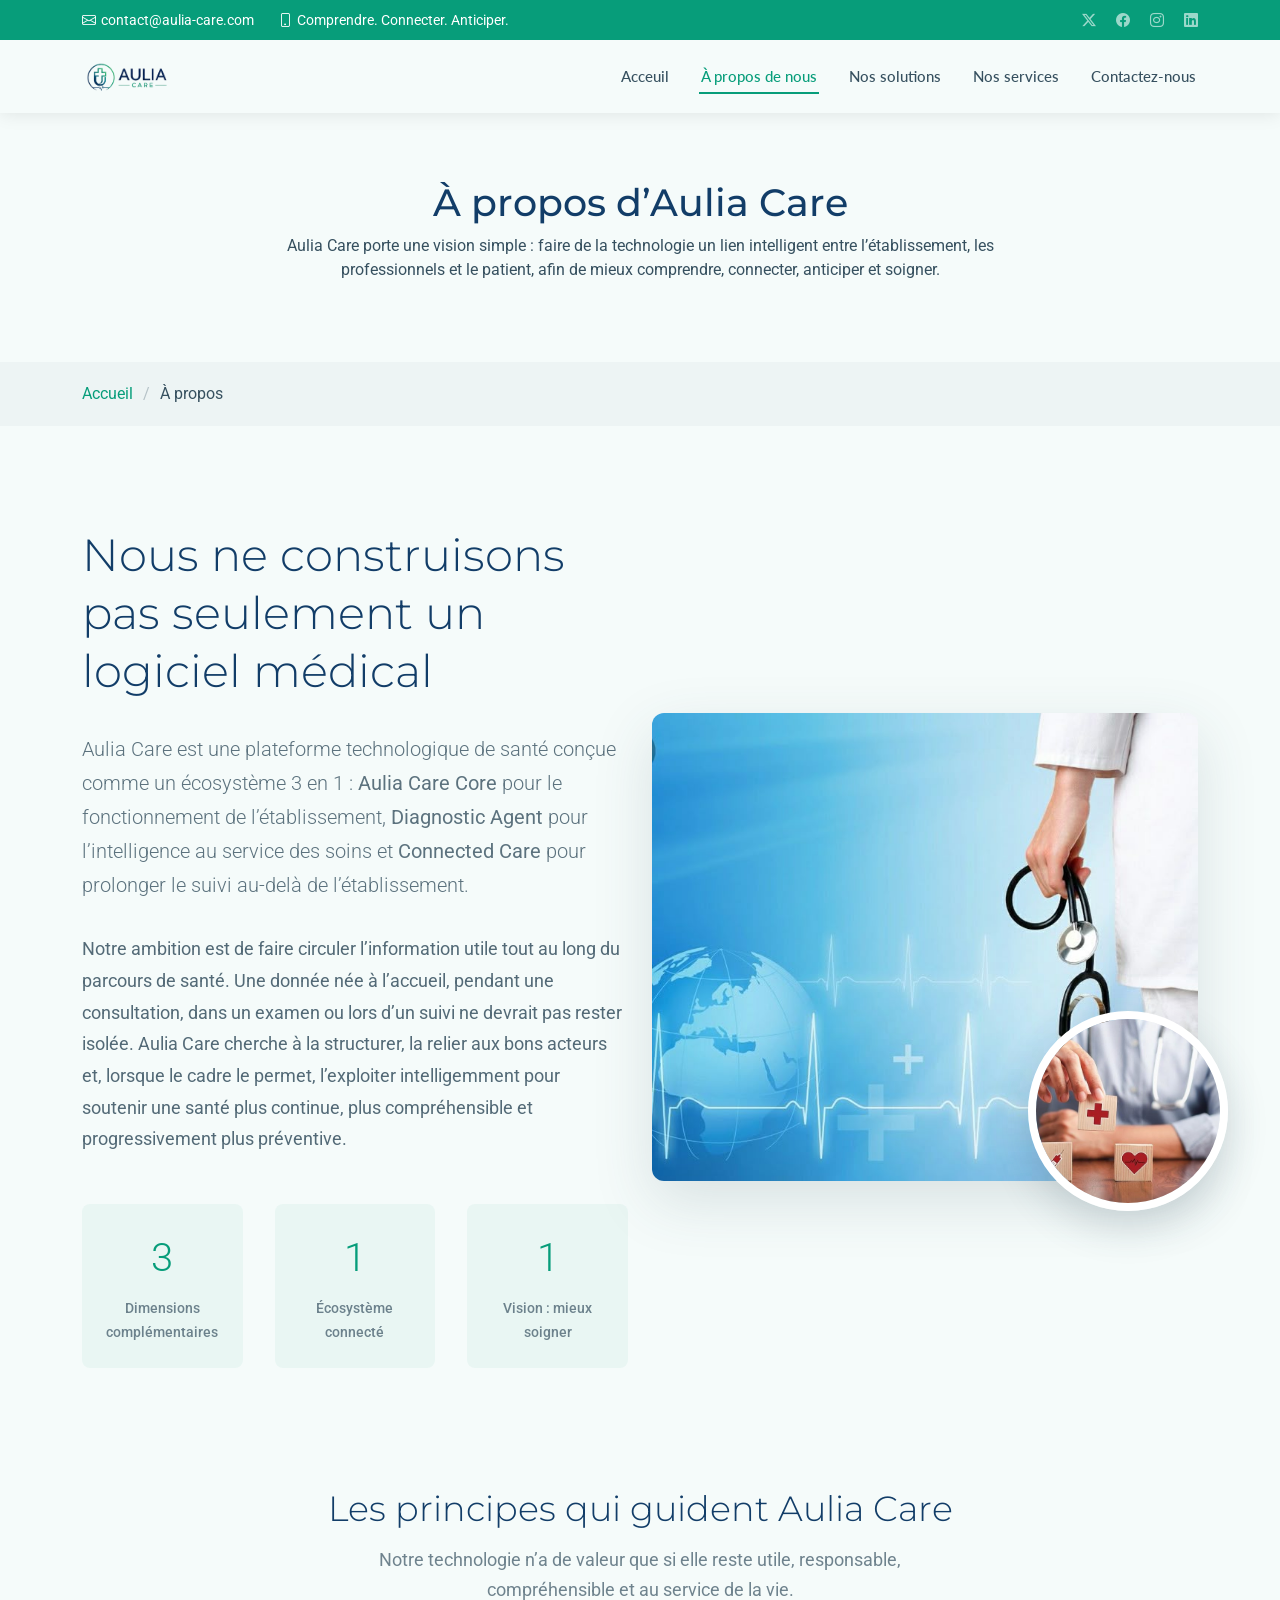
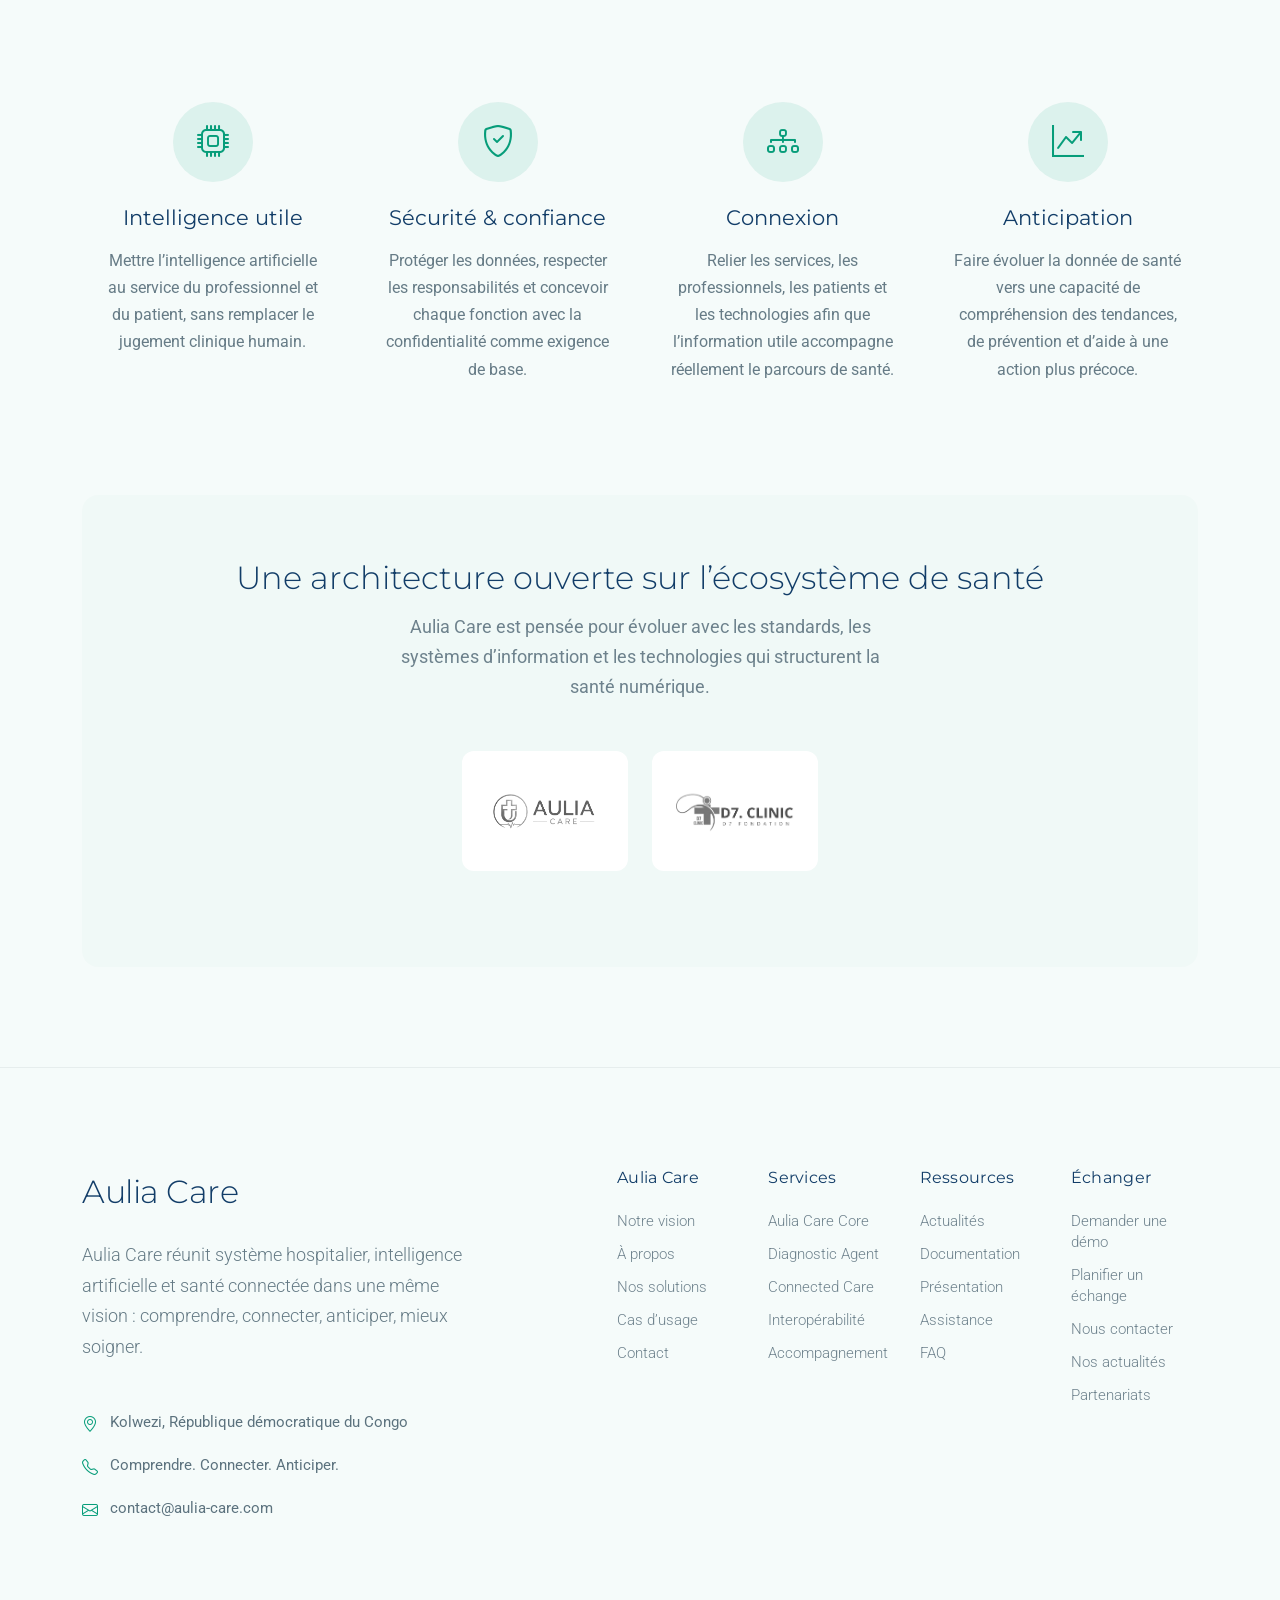
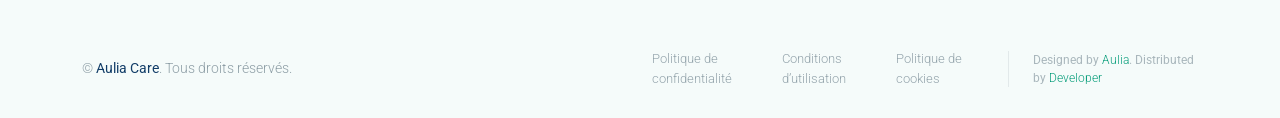
<file: about.html>
<!DOCTYPE html>
<html lang="fr">

<head>
  <meta charset="utf-8">
  <meta content="width=device-width, initial-scale=1.0" name="viewport">
  <title>À propos - Aulia Care</title>
  <meta name="description" content="Découvrez Aulia Care, sa vision et son architecture 3 en 1 : Aulia Care Core, Diagnostic Agent et Connected Care.">
  <meta name="keywords" content="Aulia Care, Aulia Care Core, Diagnostic Agent, Connected Care, santé numérique, intelligence artificielle santé, santé connectée">

  <!-- Favicons -->
  <link href="assets/img/favicon.png" rel="icon">
  <link href="assets/img/apple-touch-icon.png" rel="apple-touch-icon">

  <!-- Fonts -->
  <link href="https://fonts.googleapis.com" rel="preconnect">
  <link href="https://fonts.gstatic.com" rel="preconnect" crossorigin>
  <link
    href="https://fonts.googleapis.com/css2?family=Roboto:ital,wght@0,100;0,300;0,400;0,500;0,700;0,900;1,100;1,300;1,400;1,500;1,700;1,900&family=Montserrat:ital,wght@0,100;0,200;0,300;0,400;0,500;0,600;0,700;0,800;0,900;1,100;1,200;1,300;1,400;1,500;1,600;1,700;1,800;1,900&family=Lato:ital,wght@0,100;0,300;0,400;0,700;0,900;1,100;1,300;1,400;1,700;1,900&display=swap"
    rel="stylesheet">

  <!-- Vendor CSS Files -->
  <link href="assets/vendor/bootstrap/css/bootstrap.min.css" rel="stylesheet">
  <link href="assets/vendor/bootstrap-icons/bootstrap-icons.css" rel="stylesheet">
  <link href="assets/vendor/aos/aos.css" rel="stylesheet">
  <link href="assets/vendor/glightbox/css/glightbox.min.css" rel="stylesheet">
  <link href="assets/vendor/fontawesome-free/css/all.min.css" rel="stylesheet">
  <link href="assets/vendor/swiper/swiper-bundle.min.css" rel="stylesheet">

  <!-- Main CSS File -->
  <link href="assets/css/main.css" rel="stylesheet">

  <!-- =======================================================
  * Template Name: Clinic
  * Template URL: https://bootstrapmade.com/clinic-bootstrap-template/
  * Updated: Jul 23 2025 with Bootstrap v5.3.7
  * Author: BootstrapMade.com
  * License: https://bootstrapmade.com/license/
  ======================================================== -->
</head>

<body class="about-page">

  <header id="header" class="header fixed-top">

    <div class="topbar d-flex align-items-center dark-background">
      <div class="container d-flex justify-content-center justify-content-md-between">
        <div class="contact-info d-flex align-items-center">
          <i class="bi bi-envelope d-flex align-items-center"><a
              href="mailto:contact@aulia-care.com">contact@aulia-care.com</a></i>
          <i class="bi bi-phone d-flex align-items-center ms-4"><span>Comprendre. Connecter. Anticiper.</span></i>
        </div>
        <div class="social-links d-none d-md-flex align-items-center">
          <a href="#!" class="twitter"><i class="bi bi-twitter-x"></i></a>
          <a href="#!" class="facebook"><i class="bi bi-facebook"></i></a>
          <a href="#!" class="instagram"><i class="bi bi-instagram"></i></a>
          <a href="#!" class="linkedin"><i class="bi bi-linkedin"></i></a>
        </div>
      </div>
    </div><!-- End Top Bar -->

    <div class="branding d-flex align-items-cente">

      <div class="container position-relative d-flex align-items-center justify-content-between">
        <a href="index.html" class="logo d-flex align-items-center">
          <h1 class="sitename">
            <img src="assets/img/logo.png" alt="">
          </h1>
        </a>

        <nav id="navmenu" class="navmenu">
          <ul>
            <li><a href="index.html">Acceuil</a></li>
            <li><a href="about.html" class="active">À propos de nous</a></li>
            <li><a href="departments.html">Nos solutions</a></li>
            <li><a href="services.html">Nos services</a></li>
            <li><a href="contact.html">Contactez-nous</a></li>
          </ul>
          <i class="mobile-nav-toggle d-xl-none bi bi-list"></i>
        </nav>

      </div>

    </div>

  </header>

  <main class="main">

    <!-- Page Title -->
    <div class="page-title">
      <div class="heading">
        <div class="container">
          <div class="row d-flex justify-content-center text-center">
            <div class="col-lg-8">
              <h1 class="heading-title">À propos d’Aulia Care</h1>
              <p class="mb-0">
                Aulia Care porte une vision simple : faire de la technologie un lien intelligent entre l’établissement,
                les professionnels et le patient, afin de mieux comprendre, connecter, anticiper et soigner.
              </p>
            </div>
          </div>
        </div>
      </div>
      <nav class="breadcrumbs">
        <div class="container">
          <ol>
            <li><a href="index.html">Accueil</a></li>
            <li class="current">À propos</li>
          </ol>
        </div>
      </nav>
    </div><!-- End Page Title -->

    <!-- About Section -->
    <section id="about" class="about section">

      <div class="container" data-aos="fade-up" data-aos-delay="100">

        <div class="row align-items-center">
          <div class="col-lg-6" data-aos="fade-right" data-aos-delay="100">
            <div class="about-content">
              <h2>Nous ne construisons pas seulement un logiciel médical</h2>
              <p class="lead">Aulia Care est une plateforme technologique de santé conçue comme un écosystème 3 en 1 :
                <strong>Aulia Care Core</strong> pour le fonctionnement de l’établissement,
                <strong>Diagnostic Agent</strong> pour l’intelligence au service des soins et
                <strong>Connected Care</strong> pour prolonger le suivi au-delà de l’établissement.</p>

              <p>Notre ambition est de faire circuler l’information utile tout au long du parcours de santé. Une donnée née
                à l’accueil, pendant une consultation, dans un examen ou lors d’un suivi ne devrait pas rester isolée.
                Aulia Care cherche à la structurer, la relier aux bons acteurs et, lorsque le cadre le permet, l’exploiter
                intelligemment pour soutenir une santé plus continue, plus compréhensible et progressivement plus préventive.</p>

              <div class="stats-grid">
                <div class="stat-item">
                  <span class="stat-number" data-purecounter-start="0" data-purecounter-end="3"
                    data-purecounter-duration="2">3</span>
                  <span class="stat-label">Dimensions complémentaires</span>
                </div>
                <div class="stat-item">
                  <span class="stat-number" data-purecounter-start="0" data-purecounter-end="1"
                    data-purecounter-duration="2">1</span>
                  <span class="stat-label">Écosystème connecté</span>
                </div>
                <div class="stat-item">
                  <span class="stat-number" data-purecounter-start="0" data-purecounter-end="1"
                    data-purecounter-duration="2">1</span>
                  <span class="stat-label">Vision : mieux soigner</span>
                </div>
              </div><!-- End Stats Grid -->
            </div><!-- End About Content -->
          </div>

          <div class="col-lg-6" data-aos="fade-left" data-aos-delay="200">
            <div class="image-wrapper">
              <img src="assets/img/health/about-1.jpg" class="img-fluid main-image" alt="Écosystème technologique Aulia Care">
              <div class="floating-image" data-aos="zoom-in" data-aos-delay="400">
                <img src="assets/img/health/about.jpg" class="img-fluid" alt="Professionnels de santé utilisant Aulia Care">
              </div>
            </div><!-- End Image Wrapper -->
          </div>
        </div>

        <div class="values-section" data-aos="fade-up" data-aos-delay="300">
          <div class="row">
            <div class="col-lg-12 text-center">
              <h3>Les principes qui guident Aulia Care</h3>
              <p class="section-description">Notre technologie n’a de valeur que si elle reste utile, responsable, compréhensible et au service de la vie.</p>
            </div>
          </div>

          <div class="row">
            <div class="col-lg-3 col-md-6" data-aos="fade-up" data-aos-delay="100">
              <div class="value-item">
                <div class="value-icon">
                  <i class="bi bi-cpu"></i>
                </div>
                <h4>Intelligence utile</h4>
                <p>Mettre l’intelligence artificielle au service du professionnel et du patient, sans remplacer le jugement clinique humain.</p>
              </div>
            </div>

            <div class="col-lg-3 col-md-6" data-aos="fade-up" data-aos-delay="200">
              <div class="value-item">
                <div class="value-icon">
                  <i class="bi bi-shield-check"></i>
                </div>
                <h4>Sécurité & confiance</h4>
                <p>Protéger les données, respecter les responsabilités et concevoir chaque fonction avec la confidentialité comme exigence de base.</p>
              </div>
            </div>

            <div class="col-lg-3 col-md-6" data-aos="fade-up" data-aos-delay="300">
              <div class="value-item">
                <div class="value-icon">
                  <i class="bi bi-diagram-3"></i>
                </div>
                <h4>Connexion</h4>
                <p>Relier les services, les professionnels, les patients et les technologies afin que l’information utile accompagne réellement le parcours de santé.</p>
              </div>
            </div>

            <div class="col-lg-3 col-md-6" data-aos="fade-up" data-aos-delay="400">
              <div class="value-item">
                <div class="value-icon">
                  <i class="bi bi-graph-up-arrow"></i>
                </div>
                <h4>Anticipation</h4>
                <p>Faire évoluer la donnée de santé vers une capacité de compréhension des tendances, de prévention et d’aide à une action plus précoce.</p>
              </div>
            </div>
          </div><!-- End Values Row -->
        </div><!-- End Values Section -->

        <div class="certifications-section" data-aos="fade-up" data-aos-delay="400">
          <div class="row">
            <div class="col-lg-12 text-center">
              <h3>Une architecture ouverte sur l’écosystème de santé</h3>
              <p class="section-description">Aulia Care est pensée pour évoluer avec les standards, les systèmes d’information et les technologies qui structurent la santé numérique.</p>
            </div>
          </div>

          <div class="row justify-content-center">
            <div class="col-lg-2 col-md-3 col-sm-4 col-6" data-aos="zoom-in" data-aos-delay="100">
              <div class="certification-item">
                <img src="assets/img/clients/client-1.png" class="img-fluid" alt="Écosystème et interopérabilité Aulia Care">
              </div>
            </div>
            <div class="col-lg-2 col-md-3 col-sm-4 col-6" data-aos="zoom-in" data-aos-delay="200">
              <div class="certification-item">
                <img src="assets/img/clients/client-2.png" class="img-fluid" alt="Technologies de santé compatibles avec Aulia Care">
              </div>
            </div>
          </div><!-- End Certifications Row -->
        </div><!-- End Certifications Section -->

      </div>

    </section><!-- /About Section -->

  </main>

  <footer id="footer" class="footer-16 footer position-relative">

    <div class="container">

      <div class="footer-main" data-aos="fade-up" data-aos-delay="100">
        <div class="row align-items-start">

          <div class="col-lg-5">
            <div class="brand-section">
              <a href="index.html" class="logo d-flex align-items-center mb-4">
                <span class="sitename">Aulia Care</span>
              </a>
              <p class="brand-description">Aulia Care réunit système hospitalier, intelligence artificielle et santé connectée dans une même vision : comprendre, connecter, anticiper, mieux soigner.</p>

              <div class="contact-info mt-5">
                <div class="contact-item">
                  <i class="bi bi-geo-alt"></i>
                  <span>Kolwezi, République démocratique du Congo</span>
                </div>
                <div class="contact-item">
                  <i class="bi bi-telephone"></i>
                  <span>Comprendre. Connecter. Anticiper.</span>
                </div>
                <div class="contact-item">
                  <i class="bi bi-envelope"></i>
                  <span>contact@aulia-care.com</span>
                </div>
              </div>
            </div>
          </div>

          <div class="col-lg-7">
            <div class="footer-nav-wrapper">
              <div class="row">

                <div class="col-6 col-lg-3">
                  <div class="nav-column">
                    <h6>Aulia Care</h6>
                    <nav class="footer-nav">
                      <a href="#!">Notre vision</a>
                      <a href="#!">À propos</a>
                      <a href="#!">Nos solutions</a>
                      <a href="#!">Cas d’usage</a>
                      <a href="#!">Contact</a>
                    </nav>
                  </div>
                </div>

                <div class="col-6 col-lg-3">
                  <div class="nav-column">
                    <h6>Services</h6>
                    <nav class="footer-nav">
                      <a href="#!">Aulia Care Core</a>
                      <a href="#!">Diagnostic Agent</a>
                      <a href="#!">Connected Care</a>
                      <a href="#!">Interopérabilité</a>
                      <a href="#!">Accompagnement</a>
                    </nav>
                  </div>
                </div>

                <div class="col-6 col-lg-3">
                  <div class="nav-column">
                    <h6>Ressources</h6>
                    <nav class="footer-nav">
                      <a href="#!">Actualités</a>
                      <a href="#!">Documentation</a>
                      <a href="#!">Présentation</a>
                      <a href="#!">Assistance</a>
                      <a href="#!">FAQ</a>
                    </nav>
                  </div>
                </div>

                <div class="col-6 col-lg-3">
                  <div class="nav-column">
                    <h6>Échanger</h6>
                    <nav class="footer-nav">
                      <a href="#!">Demander une démo</a>
                      <a href="#!">Planifier un échange</a>
                      <a href="#!">Nous contacter</a>
                      <a href="#!">Nos actualités</a>
                      <a href="#!">Partenariats</a>
                    </nav>
                  </div>
                </div>

              </div>
            </div>
          </div>

        </div>
      </div>

    </div>

    <div class="footer-bottom">
      <div class="container">
        <div class="bottom-content" data-aos="fade-up" data-aos-delay="300">
          <div class="row align-items-center">

            <div class="col-lg-6">
              <div class="copyright">
                <p>© <span class="sitename">Aulia Care</span>. Tous droits réservés.</p>
              </div>
            </div>

            <div class="col-lg-6">
              <div class="legal-links">
                <a href="#!">Politique de confidentialité</a>
                <a href="#!">Conditions d’utilisation</a>
                <a href="#!">Politique de cookies</a>
                <div class="credits">
                  <!-- All the links in the footer should remain intact. -->
                  <!-- You can delete the links only if you've purchased the pro version. -->
                  <!-- Licensing information: https://bootstrapmade.com/license/ -->
                  <!-- Purchase the pro version with working PHP/AJAX contact form: [buy-url] -->
                  Designed by <a href="https://aulia-sas.com">Aulia</a>. Distributed by <a tel="+243848621712" target="_blank">Developer</a>
                </div>
              </div>
            </div>

          </div>
        </div>
      </div>
    </div>

  </footer>

  <!-- Scroll Top -->
  <a href="#!" id="scroll-top" class="scroll-top d-flex align-items-center justify-content-center"><i
      class="bi bi-arrow-up-short"></i></a>

  <!-- Preloader -->
  <div id="preloader"></div>

  <!-- Vendor JS Files -->
  <script src="assets/vendor/bootstrap/js/bootstrap.bundle.min.js"></script>
  <script src="assets/vendor/php-email-form/validate.js"></script>
  <script src="assets/vendor/aos/aos.js"></script>
  <script src="assets/vendor/glightbox/js/glightbox.min.js"></script>
  <script src="assets/vendor/purecounter/purecounter_vanilla.js"></script>
  <script src="assets/vendor/swiper/swiper-bundle.min.js"></script>

  <!-- Main JS File -->
  <script src="assets/js/main.js"></script>

</body>

</html>
</file>
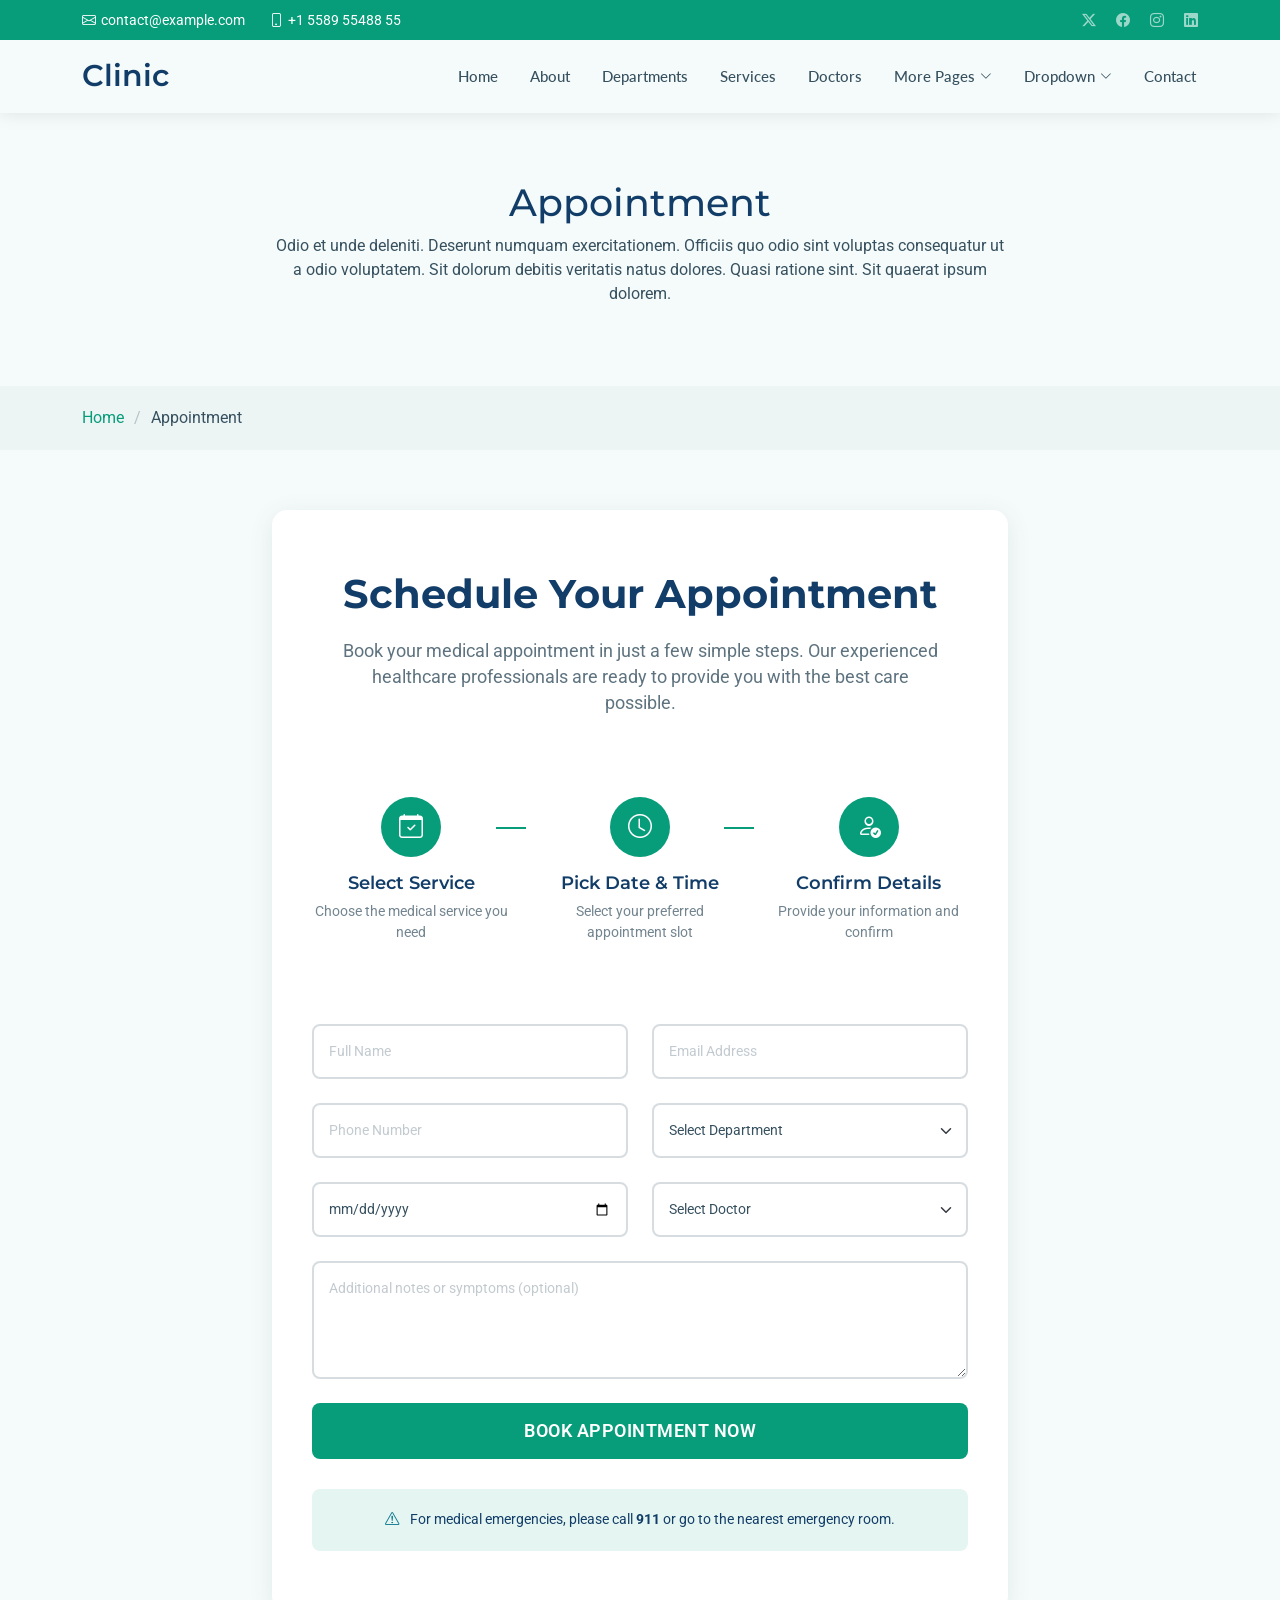
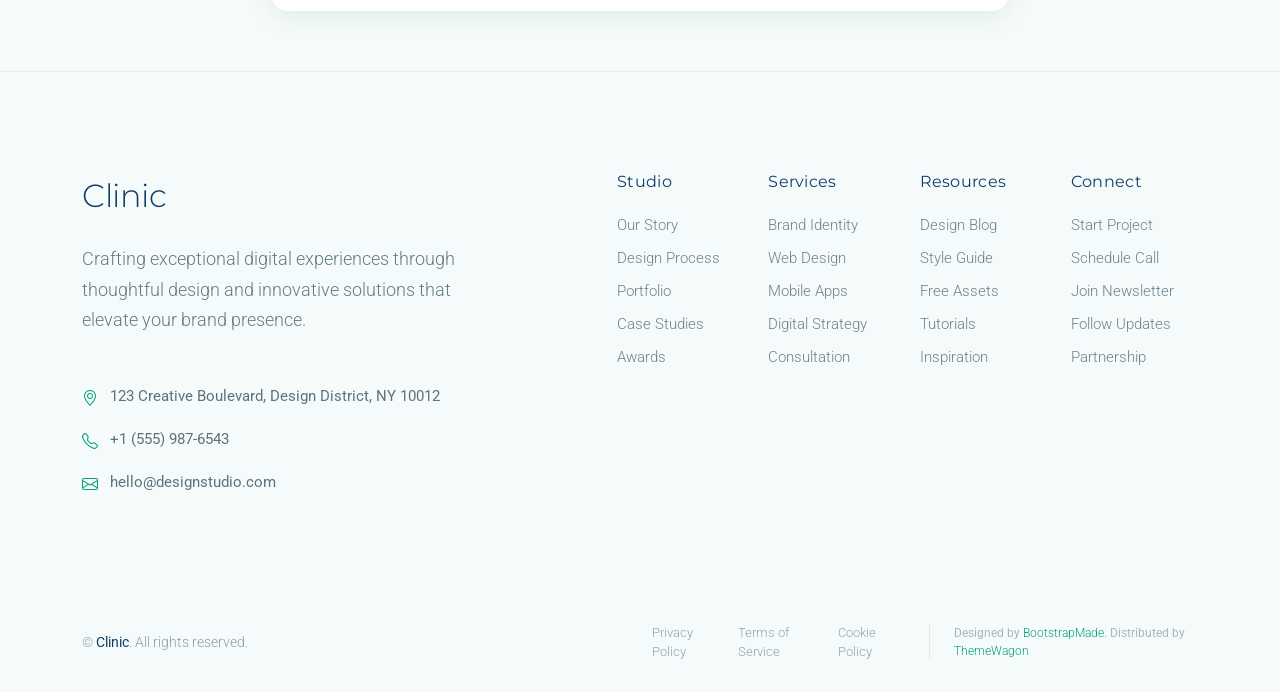
<file: appointment.html>
<!DOCTYPE html>
<html lang="en">

<head>
  <meta charset="utf-8">
  <meta content="width=device-width, initial-scale=1.0" name="viewport">
  <title>Appointment - Clinic Bootstrap Template</title>
  <meta name="description" content="">
  <meta name="keywords" content="">

  <!-- Favicons -->
  <link href="assets/img/favicon.png" rel="icon">
  <link href="assets/img/apple-touch-icon.png" rel="apple-touch-icon">

  <!-- Fonts -->
  <link href="https://fonts.googleapis.com" rel="preconnect">
  <link href="https://fonts.gstatic.com" rel="preconnect" crossorigin>
  <link
    href="https://fonts.googleapis.com/css2?family=Roboto:ital,wght@0,100;0,300;0,400;0,500;0,700;0,900;1,100;1,300;1,400;1,500;1,700;1,900&family=Montserrat:ital,wght@0,100;0,200;0,300;0,400;0,500;0,600;0,700;0,800;0,900;1,100;1,200;1,300;1,400;1,500;1,600;1,700;1,800;1,900&family=Lato:ital,wght@0,100;0,300;0,400;0,700;0,900;1,100;1,300;1,400;1,700;1,900&display=swap"
    rel="stylesheet">

  <!-- Vendor CSS Files -->
  <link href="assets/vendor/bootstrap/css/bootstrap.min.css" rel="stylesheet">
  <link href="assets/vendor/bootstrap-icons/bootstrap-icons.css" rel="stylesheet">
  <link href="assets/vendor/aos/aos.css" rel="stylesheet">
  <link href="assets/vendor/glightbox/css/glightbox.min.css" rel="stylesheet">
  <link href="assets/vendor/fontawesome-free/css/all.min.css" rel="stylesheet">
  <link href="assets/vendor/swiper/swiper-bundle.min.css" rel="stylesheet">

  <!-- Main CSS File -->
  <link href="assets/css/main.css" rel="stylesheet">

  <!-- =======================================================
  * Template Name: Clinic
  * Template URL: https://bootstrapmade.com/clinic-bootstrap-template/
  * Updated: Jul 23 2025 with Bootstrap v5.3.7
  * Author: BootstrapMade.com
  * License: https://bootstrapmade.com/license/
  ======================================================== -->
</head>

<body class="appointment-page">

  <header id="header" class="header fixed-top">

    <div class="topbar d-flex align-items-center dark-background">
      <div class="container d-flex justify-content-center justify-content-md-between">
        <div class="contact-info d-flex align-items-center">
          <i class="bi bi-envelope d-flex align-items-center"><a
              href="mailto:contact@example.com">contact@example.com</a></i>
          <i class="bi bi-phone d-flex align-items-center ms-4"><span>+1 5589 55488 55</span></i>
        </div>
        <div class="social-links d-none d-md-flex align-items-center">
          <a href="#!" class="twitter"><i class="bi bi-twitter-x"></i></a>
          <a href="#!" class="facebook"><i class="bi bi-facebook"></i></a>
          <a href="#!" class="instagram"><i class="bi bi-instagram"></i></a>
          <a href="#!" class="linkedin"><i class="bi bi-linkedin"></i></a>
        </div>
      </div>
    </div><!-- End Top Bar -->

    <div class="branding d-flex align-items-cente">

      <div class="container position-relative d-flex align-items-center justify-content-between">
        <a href="index.html" class="logo d-flex align-items-center">
          <!-- Uncomment the line below if you also wish to use an image logo -->
          <!-- <img src="assets/img/logo.webp" alt=""> -->
          <h1 class="sitename">Clinic</h1>
        </a>

        <nav id="navmenu" class="navmenu">
          <ul>
            <li><a href="index.html">Home</a></li>
            <li><a href="about.html">About</a></li>
            <li><a href="departments.html">Departments</a></li>
            <li><a href="services.html">Services</a></li>
            <li><a href="doctors.html">Doctors</a></li>
            <li class="dropdown"><a href="#"><span>More Pages</span> <i
                  class="bi bi-chevron-down toggle-dropdown"></i></a>
              <ul>
                <li><a href="department-details.html">Department Details</a></li>
                <li><a href="service-details.html">Service Details</a></li>
                <li><a href="appointment.html" class="active">Appointment</a></li>
                <li><a href="testimonials.html">Testimonials</a></li>
                <li><a href="faq.html">Frequently Asked Questions</a></li>
                <li><a href="gallery.html">Gallery</a></li>
                <li><a href="terms.html">Terms</a></li>
                <li><a href="privacy.html">Privacy</a></li>
                <li><a href="404.html">404</a></li>
              </ul>
            </li>
            <li class="dropdown"><a href="#"><span>Dropdown</span> <i
                  class="bi bi-chevron-down toggle-dropdown"></i></a>
              <ul>
                <li><a href="#">Dropdown 1</a></li>
                <li class="dropdown"><a href="#"><span>Deep Dropdown</span> <i
                      class="bi bi-chevron-down toggle-dropdown"></i></a>
                  <ul>
                    <li><a href="#">Deep Dropdown 1</a></li>
                    <li><a href="#">Deep Dropdown 2</a></li>
                    <li><a href="#">Deep Dropdown 3</a></li>
                    <li><a href="#">Deep Dropdown 4</a></li>
                    <li><a href="#">Deep Dropdown 5</a></li>
                  </ul>
                </li>
                <li><a href="#">Dropdown 2</a></li>
                <li><a href="#">Dropdown 3</a></li>
                <li><a href="#">Dropdown 4</a></li>
              </ul>
            </li>
            <li><a href="contact.html">Contact</a></li>
          </ul>
          <i class="mobile-nav-toggle d-xl-none bi bi-list"></i>
        </nav>

      </div>

    </div>

  </header>

  <main class="main">

    <!-- Page Title -->
    <div class="page-title">
      <div class="heading">
        <div class="container">
          <div class="row d-flex justify-content-center text-center">
            <div class="col-lg-8">
              <h1 class="heading-title">Appointment</h1>
              <p class="mb-0">
                Odio et unde deleniti. Deserunt numquam exercitationem. Officiis quo
                odio sint voluptas consequatur ut a odio voluptatem. Sit dolorum
                debitis veritatis natus dolores. Quasi ratione sint. Sit quaerat
                ipsum dolorem.
              </p>
            </div>
          </div>
        </div>
      </div>
      <nav class="breadcrumbs">
        <div class="container">
          <ol>
            <li><a href="index.html">Home</a></li>
            <li class="current">Appointment</li>
          </ol>
        </div>
      </nav>
    </div><!-- End Page Title -->

    <!-- Appointmnet Section -->
    <section id="appointmnet" class="appointmnet section">

      <div class="container" data-aos="fade-up" data-aos-delay="100">

        <div class="row">
          <div class="col-lg-8 mx-auto">
            <div class="booking-wrapper">
              <div class="booking-header text-center" data-aos="fade-up" data-aos-delay="200">
                <h2>Schedule Your Appointment</h2>
                <p>Book your medical appointment in just a few simple steps. Our experienced healthcare professionals
                  are ready to provide you with the best care possible.</p>
              </div>

              <div class="booking-steps" data-aos="fade-up" data-aos-delay="300">
                <div class="step">
                  <div class="step-icon">
                    <i class="bi bi-calendar-check"></i>
                  </div>
                  <div class="step-content">
                    <h4>Select Service</h4>
                    <p>Choose the medical service you need</p>
                  </div>
                </div>
                <div class="step">
                  <div class="step-icon">
                    <i class="bi bi-clock"></i>
                  </div>
                  <div class="step-content">
                    <h4>Pick Date &amp; Time</h4>
                    <p>Select your preferred appointment slot</p>
                  </div>
                </div>
                <div class="step">
                  <div class="step-icon">
                    <i class="bi bi-person-check"></i>
                  </div>
                  <div class="step-content">
                    <h4>Confirm Details</h4>
                    <p>Provide your information and confirm</p>
                  </div>
                </div>
              </div>

              <div class="appointment-form" data-aos="fade-up" data-aos-delay="400">
                <form action="forms/book-appointment.php" method="post" class="php-email-form">
                  <div class="row gy-4">
                    <div class="col-md-6">
                      <input type="text" name="name" class="form-control" placeholder="Full Name" required="">
                    </div>
                    <div class="col-md-6">
                      <input type="email" name="email" class="form-control" placeholder="Email Address" required="">
                    </div>
                    <div class="col-md-6">
                      <input type="tel" name="phone" class="form-control" placeholder="Phone Number" required="">
                    </div>
                    <div class="col-md-6">
                      <select name="department" class="form-select" required="">
                        <option value="">Select Department</option>
                        <option value="general">General Consultation</option>
                        <option value="cardiology">Cardiology</option>
                        <option value="neurology">Neurology</option>
                        <option value="orthopedics">Orthopedics</option>
                        <option value="pediatrics">Pediatrics</option>
                        <option value="dermatology">Dermatology</option>
                        <option value="oncology">Oncology</option>
                      </select>
                    </div>
                    <div class="col-md-6">
                      <input type="date" name="date" class="form-control" required="">
                    </div>
                    <div class="col-md-6">
                      <select name="doctor" class="form-select" required="">
                        <option value="">Select Doctor</option>
                        <option value="dr-sarah-johnson">Dr. Sarah Johnson</option>
                        <option value="dr-michael-chen">Dr. Michael Chen</option>
                        <option value="dr-emily-davis">Dr. Emily Davis</option>
                        <option value="dr-robert-smith">Dr. Robert Smith</option>
                        <option value="dr-lisa-brown">Dr. Lisa Brown</option>
                        <option value="dr-david-wilson">Dr. David Wilson</option>
                        <option value="dr-maria-rodriguez">Dr. Maria Rodriguez</option>
                      </select>
                    </div>
                    <div class="col-12">
                      <textarea name="message" class="form-control" rows="4"
                        placeholder="Additional notes or symptoms (optional)"></textarea>
                    </div>
                    <div class="col-12">
                      <div class="loading">Loading</div>
                      <div class="error-message"></div>
                      <div class="sent-message">Your appointment has been scheduled. Thank you!</div>
                      <button type="submit" class="btn-book">Book Appointment Now</button>
                    </div>
                  </div>
                </form>
              </div>

              <div class="emergency-info" data-aos="fade-up" data-aos-delay="500">
                <p><i class="bi bi-exclamation-triangle"></i> For medical emergencies, please call <strong>911</strong>
                  or go to the nearest emergency room.</p>
              </div>

            </div>
          </div>
        </div>

      </div>

    </section><!-- /Appointmnet Section -->

  </main>

  <footer id="footer" class="footer-16 footer position-relative">

    <div class="container">

      <div class="footer-main" data-aos="fade-up" data-aos-delay="100">
        <div class="row align-items-start">

          <div class="col-lg-5">
            <div class="brand-section">
              <a href="index.html" class="logo d-flex align-items-center mb-4">
                <span class="sitename">Clinic</span>
              </a>
              <p class="brand-description">Crafting exceptional digital experiences through thoughtful design and
                innovative solutions that elevate your brand presence.</p>

              <div class="contact-info mt-5">
                <div class="contact-item">
                  <i class="bi bi-geo-alt"></i>
                  <span>123 Creative Boulevard, Design District, NY 10012</span>
                </div>
                <div class="contact-item">
                  <i class="bi bi-telephone"></i>
                  <span>+1 (555) 987-6543</span>
                </div>
                <div class="contact-item">
                  <i class="bi bi-envelope"></i>
                  <span>hello@designstudio.com</span>
                </div>
              </div>
            </div>
          </div>

          <div class="col-lg-7">
            <div class="footer-nav-wrapper">
              <div class="row">

                <div class="col-6 col-lg-3">
                  <div class="nav-column">
                    <h6>Studio</h6>
                    <nav class="footer-nav">
                      <a href="#!">Our Story</a>
                      <a href="#!">Design Process</a>
                      <a href="#!">Portfolio</a>
                      <a href="#!">Case Studies</a>
                      <a href="#!">Awards</a>
                    </nav>
                  </div>
                </div>

                <div class="col-6 col-lg-3">
                  <div class="nav-column">
                    <h6>Services</h6>
                    <nav class="footer-nav">
                      <a href="#!">Brand Identity</a>
                      <a href="#!">Web Design</a>
                      <a href="#!">Mobile Apps</a>
                      <a href="#!">Digital Strategy</a>
                      <a href="#!">Consultation</a>
                    </nav>
                  </div>
                </div>

                <div class="col-6 col-lg-3">
                  <div class="nav-column">
                    <h6>Resources</h6>
                    <nav class="footer-nav">
                      <a href="#!">Design Blog</a>
                      <a href="#!">Style Guide</a>
                      <a href="#!">Free Assets</a>
                      <a href="#!">Tutorials</a>
                      <a href="#!">Inspiration</a>
                    </nav>
                  </div>
                </div>

                <div class="col-6 col-lg-3">
                  <div class="nav-column">
                    <h6>Connect</h6>
                    <nav class="footer-nav">
                      <a href="#!">Start Project</a>
                      <a href="#!">Schedule Call</a>
                      <a href="#!">Join Newsletter</a>
                      <a href="#!">Follow Updates</a>
                      <a href="#!">Partnership</a>
                    </nav>
                  </div>
                </div>

              </div>
            </div>
          </div>

        </div>
      </div>

    </div>

    <div class="footer-bottom">
      <div class="container">
        <div class="bottom-content" data-aos="fade-up" data-aos-delay="300">
          <div class="row align-items-center">

            <div class="col-lg-6">
              <div class="copyright">
                <p>© <span class="sitename">Clinic</span>. All rights reserved.</p>
              </div>
            </div>

            <div class="col-lg-6">
              <div class="legal-links">
                <a href="#!">Privacy Policy</a>
                <a href="#!">Terms of Service</a>
                <a href="#!">Cookie Policy</a>
                <div class="credits">
                  <!-- All the links in the footer should remain intact. -->
                  <!-- You can delete the links only if you've purchased the pro version. -->
                  <!-- Licensing information: https://bootstrapmade.com/license/ -->
                  <!-- Purchase the pro version with working PHP/AJAX contact form: [buy-url] -->
                  Designed by <a href="https://bootstrapmade.com/">BootstrapMade</a>. Distributed by <a
                    href="https://themewagon.com" target="_blank">ThemeWagon</a>
                </div>
              </div>
            </div>

          </div>
        </div>
      </div>
    </div>

  </footer>

  <!-- Scroll Top -->
  <a href="#!" id="scroll-top" class="scroll-top d-flex align-items-center justify-content-center"><i
      class="bi bi-arrow-up-short"></i></a>

  <!-- Preloader -->
  <div id="preloader"></div>

  <!-- Vendor JS Files -->
  <script src="assets/vendor/bootstrap/js/bootstrap.bundle.min.js"></script>
  <script src="assets/vendor/php-email-form/validate.js"></script>
  <script src="assets/vendor/aos/aos.js"></script>
  <script src="assets/vendor/glightbox/js/glightbox.min.js"></script>
  <script src="assets/vendor/purecounter/purecounter_vanilla.js"></script>
  <script src="assets/vendor/swiper/swiper-bundle.min.js"></script>

  <!-- Main JS File -->
  <script src="assets/js/main.js"></script>

</body>

</html>
</file>
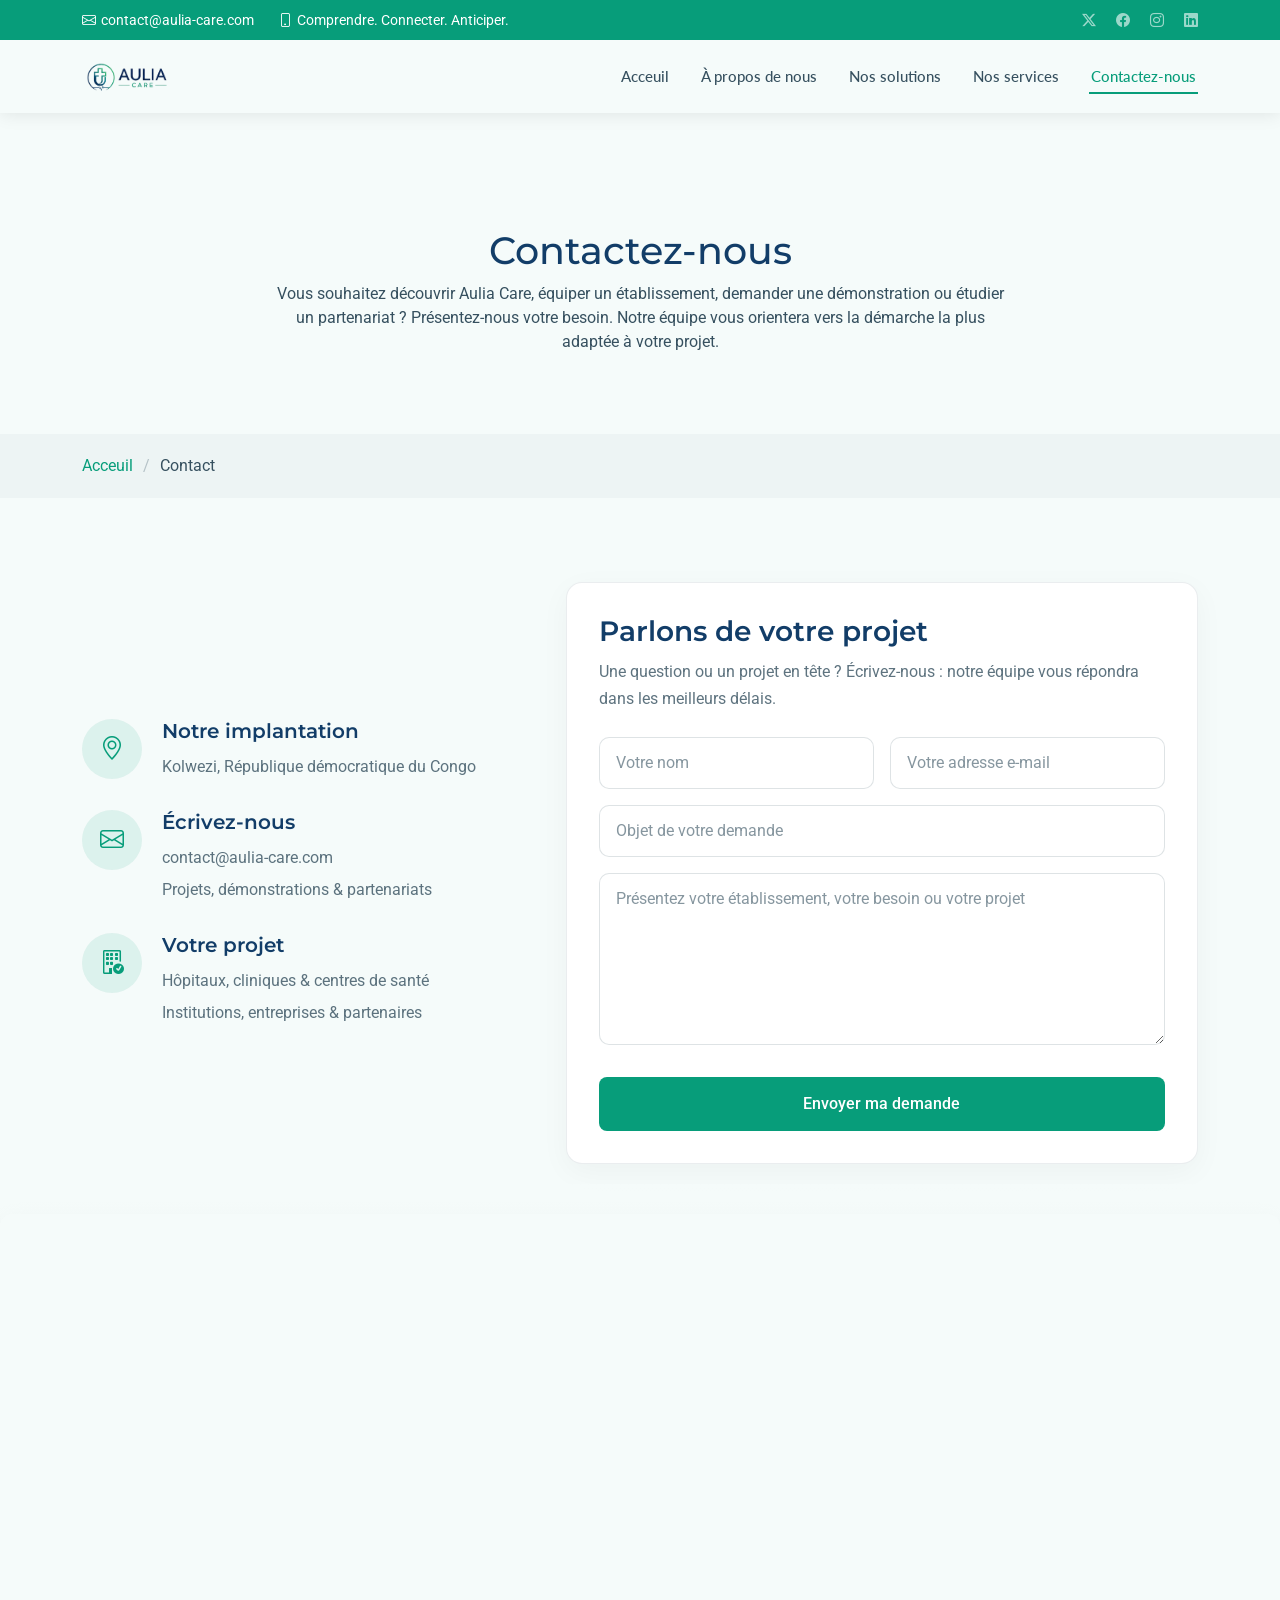
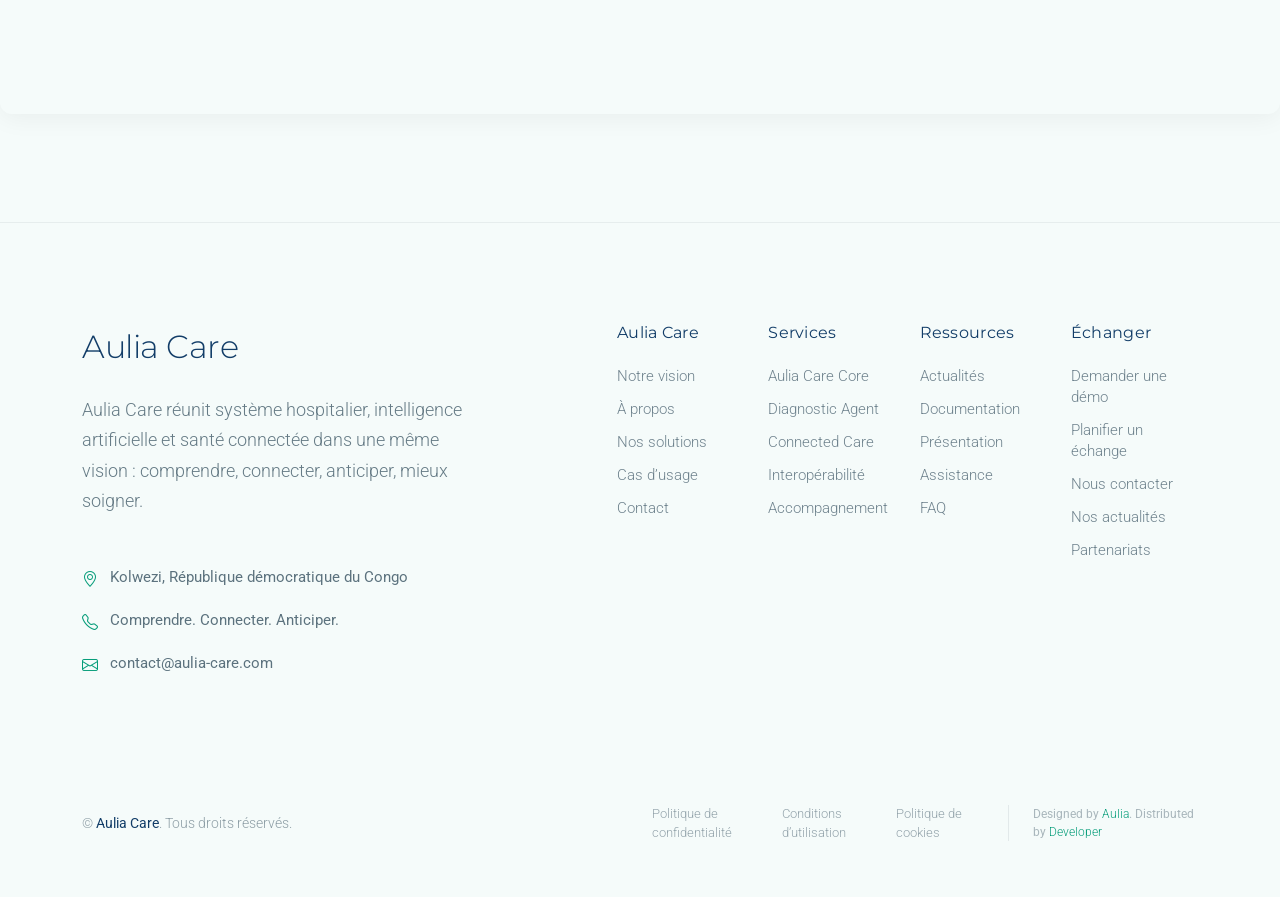
<file: contact.html>
<!DOCTYPE html>

<html lang="fr">

<head>
  <meta charset="utf-8">
  <meta content="width=device-width, initial-scale=1.0" name="viewport">
  <title>Aulia Care</title>
  <meta name="description" content="Aulia Care est une plateforme technologique de santé 3 en 1 : Aulia Care Core, Diagnostic Agent et Connected Care, conçue pour connecter l’établissement, les professionnels et les patients.">
  <meta name="keywords" content="Aulia Care, Aulia Care Core, Diagnostic Agent, Connected Care, intelligence artificielle santé, système hospitalier, santé connectée, télésanté">

  <!-- Favicons -->
  <link href="assets/img/favicon.png" rel="icon">
  <link href="assets/img/apple-touch-icon.png" rel="apple-touch-icon">

  <!-- Fonts -->
  <link href="https://fonts.googleapis.com" rel="preconnect">
  <link href="https://fonts.gstatic.com" rel="preconnect" crossorigin>
  <link
    href="https://fonts.googleapis.com/css2?family=Roboto:ital,wght@0,100;0,300;0,400;0,500;0,700;0,900;1,100;1,300;1,400;1,500;1,700;1,900&family=Montserrat:ital,wght@0,100;0,200;0,300;0,400;0,500;0,600;0,700;0,800;0,900;1,100;1,200;1,300;1,400;1,500;1,600;1,700;1,800;1,900&family=Lato:ital,wght@0,100;0,300;0,400;0,700;0,900;1,100;1,300;1,400;1,700;1,900&display=swap"
    rel="stylesheet">

  <!-- Vendor CSS Files -->
  <link href="assets/vendor/bootstrap/css/bootstrap.min.css" rel="stylesheet">
  <link href="assets/vendor/bootstrap-icons/bootstrap-icons.css" rel="stylesheet">
  <link href="assets/vendor/aos/aos.css" rel="stylesheet">
  <link href="assets/vendor/glightbox/css/glightbox.min.css" rel="stylesheet">
  <link href="assets/vendor/fontawesome-free/css/all.min.css" rel="stylesheet">
  <link href="assets/vendor/swiper/swiper-bundle.min.css" rel="stylesheet">

  <!-- Main CSS File -->
  <link href="assets/css/main.css" rel="stylesheet">

  <!-- =======================================================
  * Template Name: Clinic
  * Template URL: https://bootstrapmade.com/clinic-bootstrap-template/
  * Updated: Jul 23 2025 with Bootstrap v5.3.7
  * Author: BootstrapMade.com
  * License: https://bootstrapmade.com/license/
  ======================================================== -->
</head>

<body class="contact-page">

  <header id="header" class="header fixed-top">

    <div class="topbar d-flex align-items-center dark-background">
      <div class="container d-flex justify-content-center justify-content-md-between">
        <div class="contact-info d-flex align-items-center">
          <i class="bi bi-envelope d-flex align-items-center"><a
              href="mailto:contact@aulia-care.com">contact@aulia-care.com</a></i>
          <i class="bi bi-phone d-flex align-items-center ms-4"><span>Comprendre. Connecter. Anticiper.</span></i>
        </div>
        <div class="social-links d-none d-md-flex align-items-center">
          <a href="#!" class="twitter"><i class="bi bi-twitter-x"></i></a>
          <a href="#!" class="facebook"><i class="bi bi-facebook"></i></a>
          <a href="#!" class="instagram"><i class="bi bi-instagram"></i></a>
          <a href="#!" class="linkedin"><i class="bi bi-linkedin"></i></a>
        </div>
      </div>
    </div><!-- End Top Bar -->

    <div class="branding d-flex align-items-cente">

      <div class="container position-relative d-flex align-items-center justify-content-between">
        <a href="index.html" class="logo d-flex align-items-center">
          <h1 class="sitename">
            <img src="assets/img/logo.png" alt="">
          </h1>
        </a>

        <nav id="navmenu" class="navmenu">
          <ul>
            <li><a href="index.html">Acceuil</a></li>
            <li><a href="about.html">À propos de nous</a></li>
            <li><a href="departments.html">Nos solutions</a></li>
            <li><a href="services.html">Nos services</a></li>
            <li><a href="contact.html" class="active">Contactez-nous</a></li>
          </ul>
          <i class="mobile-nav-toggle d-xl-none bi bi-list"></i>
        </nav>

      </div>

    </div>

  </header>

  <main class="main">

    <!-- Page Title -->
    <div class="page-title">
      <div class="heading">
        <div class="container">
          <div class="row d-flex justify-content-center text-center">
            <div class="col-lg-8">
              <h1 class="heading-title">Contactez-nous</h1>
              <p class="mb-0">
                Vous souhaitez découvrir Aulia Care, équiper un établissement, demander une démonstration
                ou étudier un partenariat ? Présentez-nous votre besoin. Notre équipe vous orientera vers
                la démarche la plus adaptée à votre projet.
              </p>
            </div>
          </div>
        </div>
      </div>
      <nav class="breadcrumbs">
        <div class="container">
          <ol>
            <li><a href="index.html">Acceuil</a></li>
            <li class="current">Contact</li>
          </ol>
        </div>
      </nav>
    </div><!-- End Page Title -->

    <!-- Contact Section -->
    <section id="contact" class="contact section">



      <div class="container" data-aos="fade-up" data-aos-delay="100">

        <div class="contact-layout">

          <div class="contact-info-column">

            <div class="contact-info-wrapper">

              <div class="contact-info-item" data-aos="fade-up" data-aos-delay="100">

                <div class="info-icon">

                  <i class="bi bi-geo-alt"></i>

                </div>

                <div class="info-content">

                  <h3>Notre implantation</h3>

                  <p>Kolwezi, République démocratique du Congo</p>

                </div>

              </div>



              <div class="contact-info-item" data-aos="fade-up" data-aos-delay="200">

                <div class="info-icon">

                  <i class="bi bi-envelope"></i>

                </div>

                <div class="info-content">

                  <h3>Écrivez-nous</h3>

                  <p>contact@aulia-care.com</p>

                  <p>Projets, démonstrations &amp; partenariats</p>

                </div>

              </div>



              <div class="contact-info-item" data-aos="fade-up" data-aos-delay="300">

                <div class="info-icon">

                  <i class="bi bi-building-check"></i>

                </div>

                <div class="info-content">

                  <h3>Votre projet</h3>

                  <p>Hôpitaux, cliniques &amp; centres de santé</p>

                  <p>Institutions, entreprises &amp; partenaires</p>

                </div>

              </div>

            </div>

          </div>



          <div class="contact-form-column">

            <div class="contact-form-card" data-aos="fade-up" data-aos-delay="200">

              <h2>Parlons de votre projet</h2>

              <p class="mb-4">Une question ou un projet en tête ? Écrivez-nous : notre équipe vous répondra dans les meilleurs délais.</p>



              <form action="forms/contact.php" method="post" class="php-email-form">

                <div class="row g-3">

                  <div class="col-md-6">

                    <input type="text" class="form-control" name="name" id="name" placeholder="Votre nom" required="">

                  </div>



                  <div class="col-md-6">

                    <input type="email" class="form-control" name="email" id="email" placeholder="Votre adresse e-mail"

                      required="">

                  </div>



                  <div class="col-12">

                    <input type="text" class="form-control" name="subject" id="subject" placeholder="Objet de votre demande"

                      required="">

                  </div>



                  <div class="col-12">

                    <textarea class="form-control" name="message" id="message" placeholder="Présentez votre établissement, votre besoin ou votre projet" rows="6"

                      required=""></textarea>

                  </div>



                  <div class="col-12">

                    <div class="loading">Envoi en cours</div>

                    <div class="error-message"></div>

                    <div class="sent-message">Votre message a bien été envoyé. Merci.</div>

                  </div>



                  <div class="col-12">

                    <button type="submit" class="btn btn-submit">Envoyer ma demande</button>

                  </div>

                </div>

              </form>

            </div>

          </div>

        </div>

      </div>



      <div class="container-fluid map-container" data-aos="fade-up" data-aos-delay="200">

        <div class="map-overlay"></div>

        <iframe

          src="https://www.google.com/maps?q=-10.7659,25.5057&z=14&output=embed"

          width="100%" height="500" style="border:0;" allowfullscreen="" loading="lazy"

          referrerpolicy="no-referrer-when-downgrade"></iframe>

      </div>



    </section><!-- /Contact Section -->

  </main>


  <footer id="footer" class="footer-16 footer position-relative">

    <div class="container">

      <div class="footer-main" data-aos="fade-up" data-aos-delay="100">
        <div class="row align-items-start">

          <div class="col-lg-5">
            <div class="brand-section">
              <a href="index.html" class="logo d-flex align-items-center mb-4">
                <span class="sitename">Aulia Care</span>
              </a>
              <p class="brand-description">Aulia Care réunit système hospitalier, intelligence artificielle et santé connectée dans une même vision : comprendre, connecter, anticiper, mieux soigner.</p>

              <div class="contact-info mt-5">
                <div class="contact-item">
                  <i class="bi bi-geo-alt"></i>
                  <span>Kolwezi, République démocratique du Congo</span>
                </div>
                <div class="contact-item">
                  <i class="bi bi-telephone"></i>
                  <span>Comprendre. Connecter. Anticiper.</span>
                </div>
                <div class="contact-item">
                  <i class="bi bi-envelope"></i>
                  <span>contact@aulia-care.com</span>
                </div>
              </div>
            </div>
          </div>

          <div class="col-lg-7">
            <div class="footer-nav-wrapper">
              <div class="row">

                <div class="col-6 col-lg-3">
                  <div class="nav-column">
                    <h6>Aulia Care</h6>
                    <nav class="footer-nav">
                      <a href="#!">Notre vision</a>
                      <a href="#!">À propos</a>
                      <a href="#!">Nos solutions</a>
                      <a href="#!">Cas d’usage</a>
                      <a href="#!">Contact</a>
                    </nav>
                  </div>
                </div>

                <div class="col-6 col-lg-3">
                  <div class="nav-column">
                    <h6>Services</h6>
                    <nav class="footer-nav">
                      <a href="#!">Aulia Care Core</a>
                      <a href="#!">Diagnostic Agent</a>
                      <a href="#!">Connected Care</a>
                      <a href="#!">Interopérabilité</a>
                      <a href="#!">Accompagnement</a>
                    </nav>
                  </div>
                </div>

                <div class="col-6 col-lg-3">
                  <div class="nav-column">
                    <h6>Ressources</h6>
                    <nav class="footer-nav">
                      <a href="#!">Actualités</a>
                      <a href="#!">Documentation</a>
                      <a href="#!">Présentation</a>
                      <a href="#!">Assistance</a>
                      <a href="#!">FAQ</a>
                    </nav>
                  </div>
                </div>

                <div class="col-6 col-lg-3">
                  <div class="nav-column">
                    <h6>Échanger</h6>
                    <nav class="footer-nav">
                      <a href="#!">Demander une démo</a>
                      <a href="#!">Planifier un échange</a>
                      <a href="#!">Nous contacter</a>
                      <a href="#!">Nos actualités</a>
                      <a href="#!">Partenariats</a>
                    </nav>
                  </div>
                </div>

              </div>
            </div>
          </div>

        </div>
      </div>

    </div>

    <div class="footer-bottom">
      <div class="container">
        <div class="bottom-content" data-aos="fade-up" data-aos-delay="300">
          <div class="row align-items-center">

            <div class="col-lg-6">
              <div class="copyright">
                <p>© <span class="sitename">Aulia Care</span>. Tous droits réservés.</p>
              </div>
            </div>

            <div class="col-lg-6">
              <div class="legal-links">
                <a href="#!">Politique de confidentialité</a>
                <a href="#!">Conditions d’utilisation</a>
                <a href="#!">Politique de cookies</a>
                <div class="credits">
                  <!-- All the links in the footer should remain intact. -->
                  <!-- You can delete the links only if you've purchased the pro version. -->
                  <!-- Licensing information: https://bootstrapmade.com/license/ -->
                  <!-- Purchase the pro version with working PHP/AJAX contact form: [buy-url] -->
                  Designed by <a href="https://aulia-sas.com">Aulia</a>. Distributed by <a tel="+243848621712" target="_blank">Developer</a>
                </div>
              </div>
            </div>

          </div>
        </div>
      </div>
    </div>

  </footer>

  <!-- Scroll Top -->

  <a href="#!" id="scroll-top" class="scroll-top d-flex align-items-center justify-content-center"><i

      class="bi bi-arrow-up-short"></i></a>

  <!-- Preloader -->

  <div id="preloader"></div>

  <!-- Vendor JS Files -->

  <script src="assets/vendor/bootstrap/js/bootstrap.bundle.min.js"></script>

  <script src="assets/vendor/php-email-form/validate.js"></script>

  <script src="assets/vendor/aos/aos.js"></script>

  <script src="assets/vendor/glightbox/js/glightbox.min.js"></script>

  <script src="assets/vendor/purecounter/purecounter_vanilla.js"></script>

  <script src="assets/vendor/swiper/swiper-bundle.min.js"></script>

  <!-- Main JS File -->

  <script src="assets/js/main.js"></script>

</body>

</html>
</file>
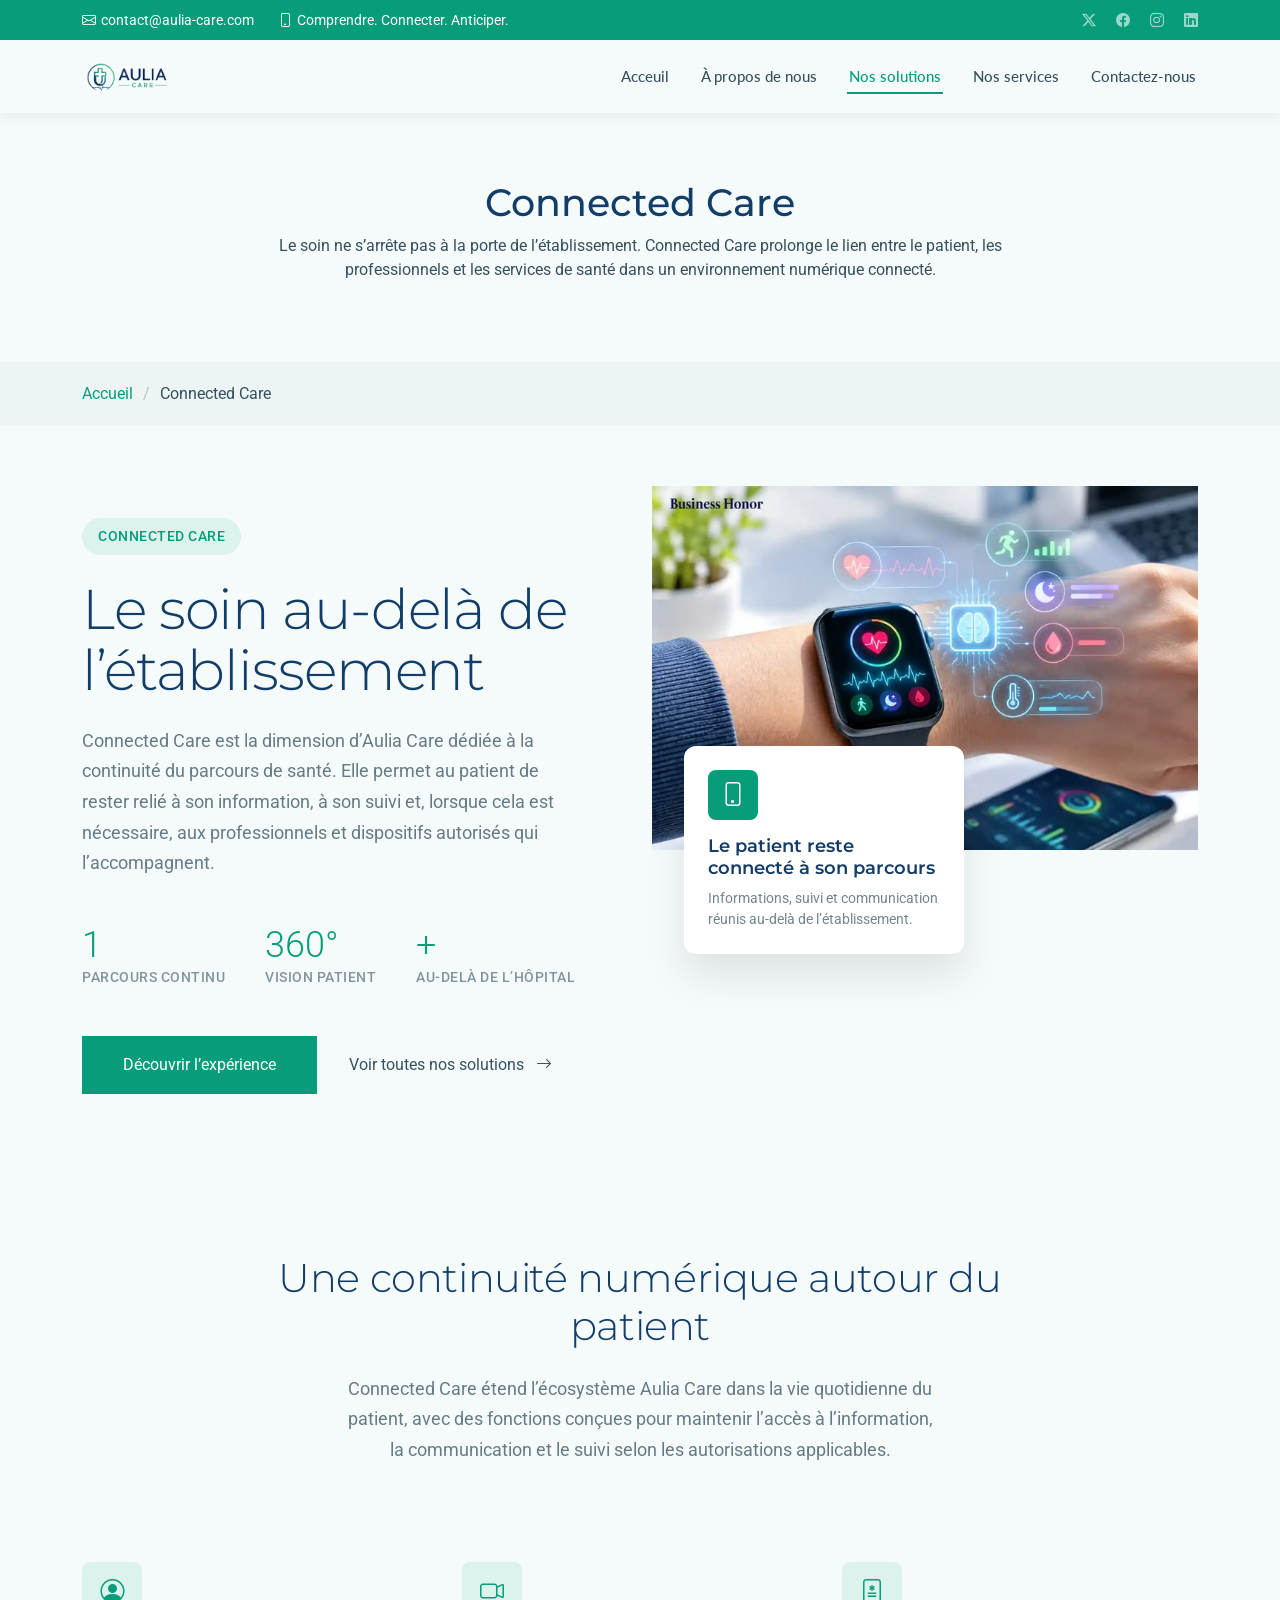
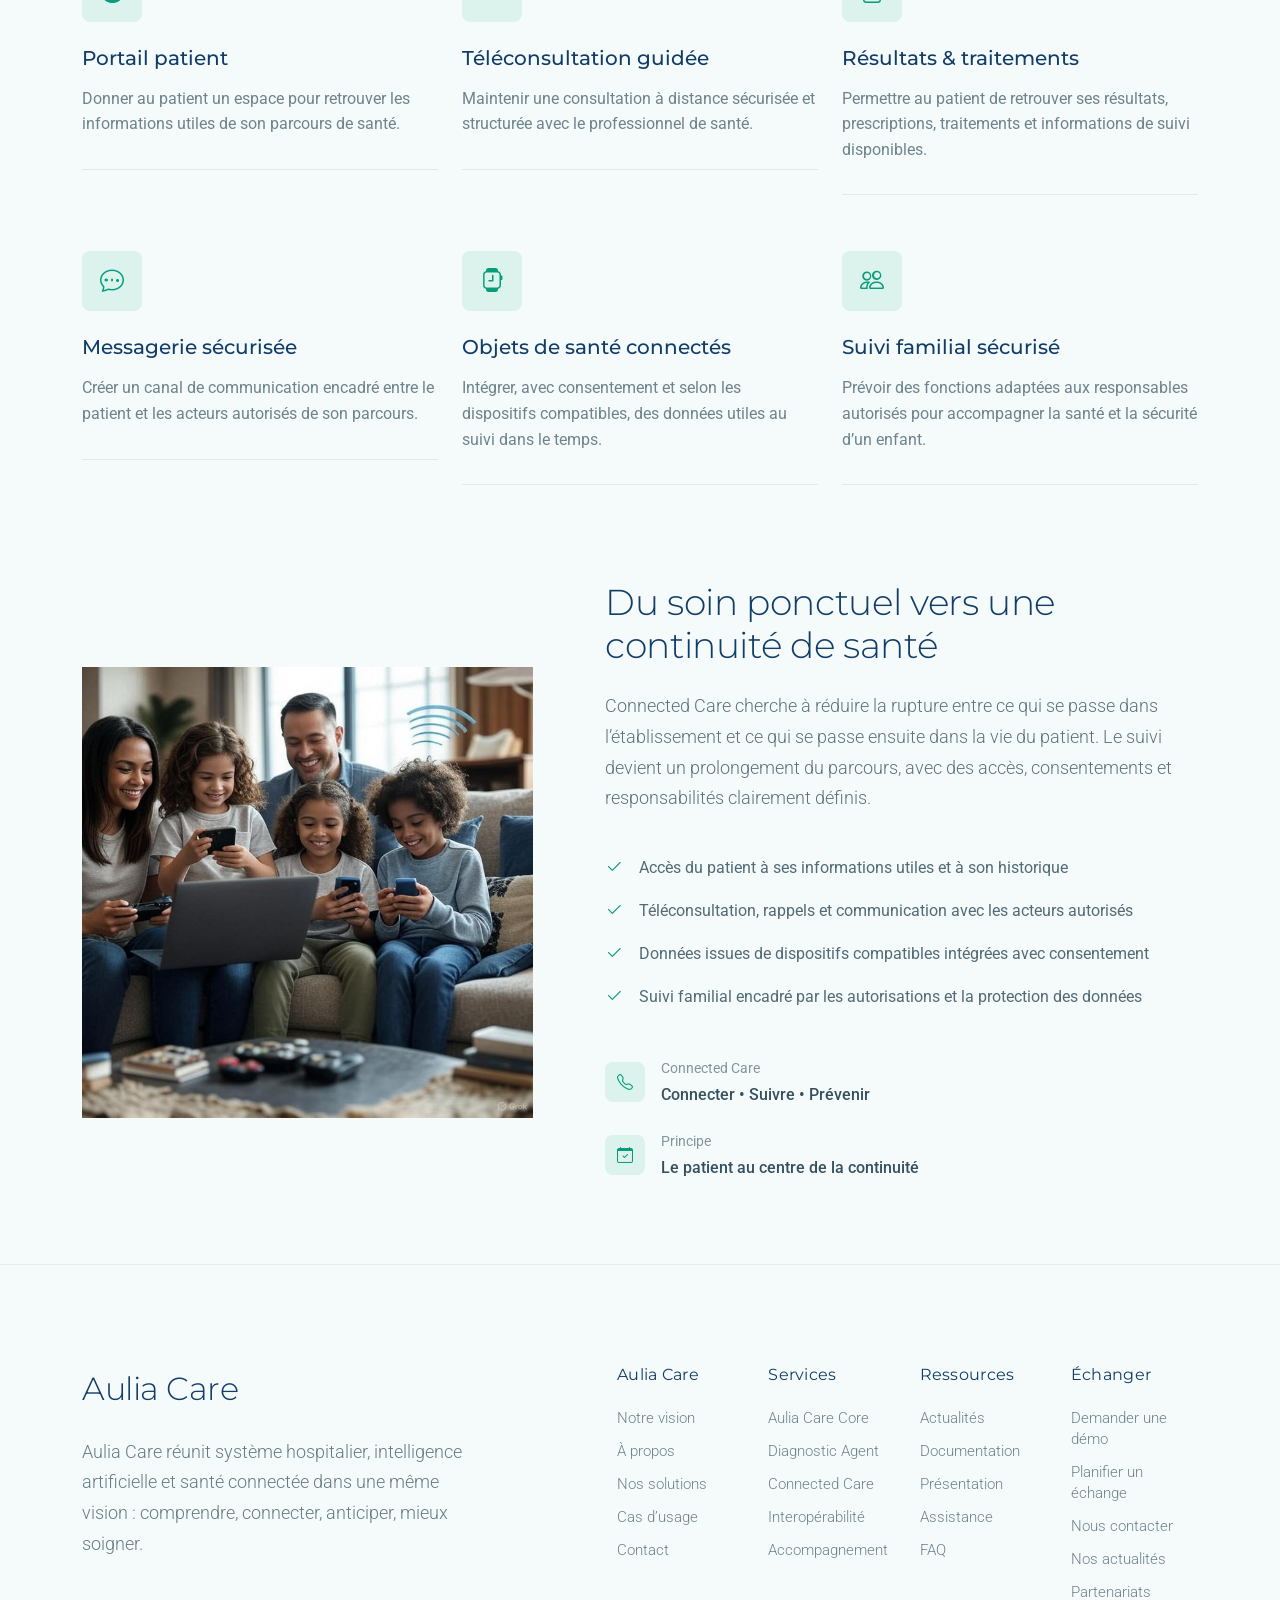
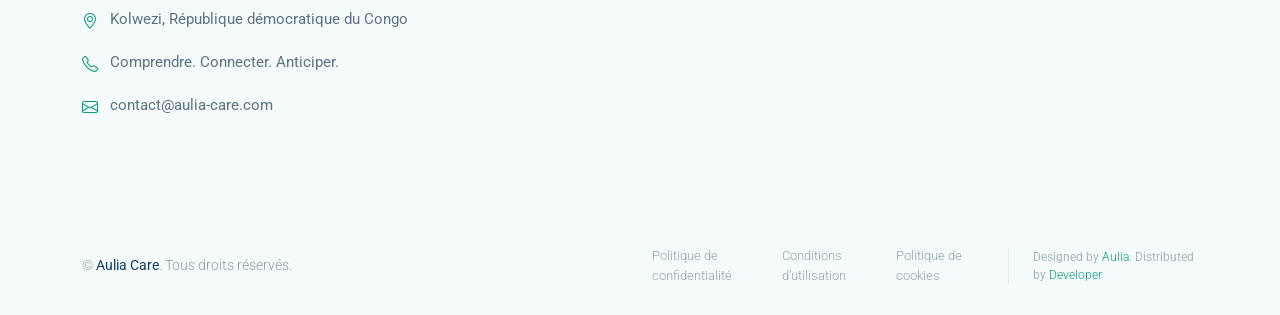
<file: department-details-connected.html>
<!DOCTYPE html>
<html lang="fr">

<head>
  <meta charset="utf-8">
  <meta content="width=device-width, initial-scale=1.0" name="viewport">
  <title>Connected Care - Aulia Care</title>
  <meta name="description" content="Découvrez Connected Care, la dimension d’Aulia Care conçue pour prolonger le lien entre patients, professionnels et établissement au-delà des murs de l’hôpital.">
  <meta name="keywords" content="Connected Care, portail patient, télésanté, téléconsultation, suivi patient, objets de santé connectés, santé connectée, suivi familial">

  <!-- Favicons -->
  <link href="assets/img/favicon.png" rel="icon">
  <link href="assets/img/apple-touch-icon.png" rel="apple-touch-icon">

  <!-- Fonts -->
  <link href="https://fonts.googleapis.com" rel="preconnect">
  <link href="https://fonts.gstatic.com" rel="preconnect" crossorigin>
  <link
    href="https://fonts.googleapis.com/css2?family=Roboto:ital,wght@0,100;0,300;0,400;0,500;0,700;0,900;1,100;1,300;1,400;1,500;1,700;1,900&family=Montserrat:ital,wght@0,100;0,200;0,300;0,400;0,500;0,600;0,700;0,800;0,900;1,100;1,200;1,300;1,400;1,500;1,600;1,700;1,800;1,900&family=Lato:ital,wght@0,100;0,300;0,400;0,700;0,900;1,100;1,300;1,400;1,700;1,900&display=swap"
    rel="stylesheet">

  <!-- Vendor CSS Files -->
  <link href="assets/vendor/bootstrap/css/bootstrap.min.css" rel="stylesheet">
  <link href="assets/vendor/bootstrap-icons/bootstrap-icons.css" rel="stylesheet">
  <link href="assets/vendor/aos/aos.css" rel="stylesheet">
  <link href="assets/vendor/glightbox/css/glightbox.min.css" rel="stylesheet">
  <link href="assets/vendor/fontawesome-free/css/all.min.css" rel="stylesheet">
  <link href="assets/vendor/swiper/swiper-bundle.min.css" rel="stylesheet">

  <!-- Main CSS File -->
  <link href="assets/css/main.css" rel="stylesheet">

  <!-- =======================================================
  * Template Name: Clinic
  * Template URL: https://bootstrapmade.com/clinic-bootstrap-template/
  * Updated: Jul 23 2025 with Bootstrap v5.3.7
  * Author: BootstrapMade.com
  * License: https://bootstrapmade.com/license/
  ======================================================== -->
</head>

<body class="department-details-page">

  <header id="header" class="header fixed-top">

    <div class="topbar d-flex align-items-center dark-background">
      <div class="container d-flex justify-content-center justify-content-md-between">
        <div class="contact-info d-flex align-items-center">
          <i class="bi bi-envelope d-flex align-items-center"><a
              href="mailto:contact@aulia-care.com">contact@aulia-care.com</a></i>
          <i class="bi bi-phone d-flex align-items-center ms-4"><span>Comprendre. Connecter. Anticiper.</span></i>
        </div>
        <div class="social-links d-none d-md-flex align-items-center">
          <a href="#!" class="twitter"><i class="bi bi-twitter-x"></i></a>
          <a href="#!" class="facebook"><i class="bi bi-facebook"></i></a>
          <a href="#!" class="instagram"><i class="bi bi-instagram"></i></a>
          <a href="#!" class="linkedin"><i class="bi bi-linkedin"></i></a>
        </div>
      </div>
    </div><!-- End Top Bar -->

    <div class="branding d-flex align-items-cente">

      <div class="container position-relative d-flex align-items-center justify-content-between">
        <a href="index.html" class="logo d-flex align-items-center">
          <!-- Uncomment the line below if you also wish to use an image logo -->
          <!-- <img src="assets/img/logo.webp" alt=""> -->
          <h1 class="sitename">
            <img src="assets/img/logo.png" alt="">
          </h1>
        </a>

        <nav id="navmenu" class="navmenu">
          <ul>
            <li><a href="index.html">Acceuil</a></li>
            <li><a href="about.html">À propos de nous</a></li>
            <li><a href="departments.html" class="active">Nos solutions</a></li>
            <li><a href="services.html">Nos services</a></li>
            <li><a href="contact.html">Contactez-nous</a></li>
          </ul>
          <i class="mobile-nav-toggle d-xl-none bi bi-list"></i>
        </nav>

      </div>

    </div>

  </header>

  <main class="main">

    <!-- Page Title -->
    <div class="page-title">
      <div class="heading">
        <div class="container">
          <div class="row d-flex justify-content-center text-center">
            <div class="col-lg-8">
              <h1 class="heading-title">Connected Care</h1>
              <p class="mb-0">
                Le soin ne s’arrête pas à la porte de l’établissement. Connected Care prolonge le lien entre
                le patient, les professionnels et les services de santé dans un environnement numérique connecté.
              </p>
            </div>
          </div>
        </div>
      </div>
      <nav class="breadcrumbs">
        <div class="container">
          <ol>
            <li><a href="index.html">Accueil</a></li>
            <li class="current">Connected Care</li>
          </ol>
        </div>
      </nav>
    </div><!-- End Page Title -->

    <!-- Department Details Section -->
    <section id="department-details" class="department-details section">

      <div class="container" data-aos="fade-up" data-aos-delay="100">

        <div class="row">
          <div class="col-xl-6 col-lg-7">
            <div class="department-hero" data-aos="fade-right" data-aos-delay="200">
              <div class="badge-wrap">
                <span class="specialty-badge">CONNECTED CARE</span>
              </div>
              <h1 class="department-title">Le soin au-delà de l’établissement</h1>
              <p class="department-intro">Connected Care est la dimension d’Aulia Care dédiée à la continuité du
                parcours de santé. Elle permet au patient de rester relié à son information, à son suivi et, lorsque
                cela est nécessaire, aux professionnels et dispositifs autorisés qui l’accompagnent.</p>

              <div class="key-highlights">
                <div class="highlight-item">
                  <span class="highlight-number">1</span>
                  <span class="highlight-text">Parcours continu</span>
                </div>
                <div class="highlight-item">
                  <span class="highlight-number">360°</span>
                  <span class="highlight-text">Vision patient</span>
                </div>
                <div class="highlight-item">
                  <span class="highlight-number">+</span>
                  <span class="highlight-text">Au-delà de l’hôpital</span>
                </div>
              </div>

              <div class="action-group">
                <a href="#" class="btn-primary">Découvrir l’expérience</a>
                <a href="departments.html" class="btn-secondary">
                  <span>Voir toutes nos solutions</span>
                  <i class="bi bi-arrow-right"></i>
                </a>
              </div>
            </div>
          </div>

          <div class="col-xl-6 col-lg-5">
            <div class="department-visual" data-aos="fade-left" data-aos-delay="300">
              <div class="image-container">
                <img src="assets/img/health/montre_connectee-1.jpg" alt="Connected Care"
                  class="img-fluid primary-image">
                <div class="floating-card" data-aos="zoom-in" data-aos-delay="500">
                  <div class="card-icon">
                    <i class="bi bi-phone"></i>
                  </div>
                  <div class="card-content">
                    <h4>Le patient reste connecté à son parcours</h4>
                    <p>Informations, suivi et communication réunis au-delà de l’établissement.</p>
                  </div>
                </div>
              </div>
            </div>
          </div>
        </div>

        <div class="services-overview" data-aos="fade-up" data-aos-delay="400">
          <div class="row justify-content-center">
            <div class="col-lg-8">
              <div class="overview-header">
                <h3>Une continuité numérique autour du patient</h3>
                <p>Connected Care étend l’écosystème Aulia Care dans la vie quotidienne du patient, avec des fonctions
                  conçues pour maintenir l’accès à l’information, la communication et le suivi selon les autorisations applicables.</p>
              </div>
            </div>
          </div>

          <div class="row gy-4 services-grid">
            <div class="col-lg-4 col-md-6" data-aos="fade-up" data-aos-delay="500">
              <div class="service-item">
                <div class="service-icon">
                  <i class="bi bi-person-circle"></i>
                </div>
                <h4>Portail patient</h4>
                <p>Donner au patient un espace pour retrouver les informations utiles de son parcours de santé.</p>
              </div>
            </div>

            <div class="col-lg-4 col-md-6" data-aos="fade-up" data-aos-delay="550">
              <div class="service-item">
                <div class="service-icon">
                  <i class="bi bi-camera-video"></i>
                </div>
                <h4>Téléconsultation guidée</h4>
                <p>Maintenir une consultation à distance sécurisée et structurée avec le professionnel de santé.</p>
              </div>
            </div>

            <div class="col-lg-4 col-md-6" data-aos="fade-up" data-aos-delay="600">
              <div class="service-item">
                <div class="service-icon">
                  <i class="bi bi-file-medical"></i>
                </div>
                <h4>Résultats & traitements</h4>
                <p>Permettre au patient de retrouver ses résultats, prescriptions, traitements et informations de suivi disponibles.</p>
              </div>
            </div>

            <div class="col-lg-4 col-md-6" data-aos="fade-up" data-aos-delay="650">
              <div class="service-item">
                <div class="service-icon">
                  <i class="bi bi-chat-dots"></i>
                </div>
                <h4>Messagerie sécurisée</h4>
                <p>Créer un canal de communication encadré entre le patient et les acteurs autorisés de son parcours.</p>
              </div>
            </div>

            <div class="col-lg-4 col-md-6" data-aos="fade-up" data-aos-delay="700">
              <div class="service-item">
                <div class="service-icon">
                  <i class="bi bi-smartwatch"></i>
                </div>
                <h4>Objets de santé connectés</h4>
                <p>Intégrer, avec consentement et selon les dispositifs compatibles, des données utiles au suivi dans le temps.</p>
              </div>
            </div>

            <div class="col-lg-4 col-md-6" data-aos="fade-up" data-aos-delay="750">
              <div class="service-item">
                <div class="service-icon">
                  <i class="bi bi-people"></i>
                </div>
                <h4>Suivi familial sécurisé</h4>
                <p>Prévoir des fonctions adaptées aux responsables autorisés pour accompagner la santé et la sécurité d’un enfant.</p>
              </div>
            </div>
          </div>
        </div>

        <div class="expert-care-section" data-aos="fade-up" data-aos-delay="800">
          <div class="row align-items-center">
            <div class="col-lg-5" data-aos="fade-right" data-aos-delay="900">
              <div class="expert-image">
                <img src="assets/img/health/famille-1.jpg" alt="Continuité de santé avec Connected Care" class="img-fluid">
              </div>
            </div>

            <div class="col-lg-7" data-aos="fade-left" data-aos-delay="900">
              <div class="expert-content">
                <h3>Du soin ponctuel vers une continuité de santé</h3>
                <p class="lead">Connected Care cherche à réduire la rupture entre ce qui se passe dans l’établissement
                  et ce qui se passe ensuite dans la vie du patient. Le suivi devient un prolongement du parcours,
                  avec des accès, consentements et responsabilités clairement définis.</p>

                <div class="expertise-list">
                  <div class="expertise-item">
                    <i class="bi bi-check2"></i>
                    <span>Accès du patient à ses informations utiles et à son historique</span>
                  </div>
                  <div class="expertise-item">
                    <i class="bi bi-check2"></i>
                    <span>Téléconsultation, rappels et communication avec les acteurs autorisés</span>
                  </div>
                  <div class="expertise-item">
                    <i class="bi bi-check2"></i>
                    <span>Données issues de dispositifs compatibles intégrées avec consentement</span>
                  </div>
                  <div class="expertise-item">
                    <i class="bi bi-check2"></i>
                    <span>Suivi familial encadré par les autorisations et la protection des données</span>
                  </div>
                </div>

                <div class="contact-info">
                  <div class="contact-item">
                    <i class="bi bi-telephone"></i>
                    <div>
                      <span class="contact-label">Connected Care</span>
                      <span class="contact-value">Connecter • Suivre • Prévenir</span>
                    </div>
                  </div>
                  <div class="contact-item">
                    <i class="bi bi-calendar-check"></i>
                    <div>
                      <span class="contact-label">Principe</span>
                      <span class="contact-value">Le patient au centre de la continuité</span>
                    </div>
                  </div>
                </div>
              </div>
            </div>
          </div>
        </div>

      </div>

    </section><!-- /Department Details Section -->

  </main>

  <footer id="footer" class="footer-16 footer position-relative">

    <div class="container">

      <div class="footer-main" data-aos="fade-up" data-aos-delay="100">
        <div class="row align-items-start">

          <div class="col-lg-5">
            <div class="brand-section">
              <a href="index.html" class="logo d-flex align-items-center mb-4">
                <span class="sitename">Aulia Care</span>
              </a>
              <p class="brand-description">Aulia Care réunit système hospitalier, intelligence artificielle et santé connectée dans une même vision : comprendre, connecter, anticiper, mieux soigner.</p>

              <div class="contact-info mt-5">
                <div class="contact-item">
                  <i class="bi bi-geo-alt"></i>
                  <span>Kolwezi, République démocratique du Congo</span>
                </div>
                <div class="contact-item">
                  <i class="bi bi-telephone"></i>
                  <span>Comprendre. Connecter. Anticiper.</span>
                </div>
                <div class="contact-item">
                  <i class="bi bi-envelope"></i>
                  <span>contact@aulia-care.com</span>
                </div>
              </div>
            </div>
          </div>

          <div class="col-lg-7">
            <div class="footer-nav-wrapper">
              <div class="row">

                <div class="col-6 col-lg-3">
                  <div class="nav-column">
                    <h6>Aulia Care</h6>
                    <nav class="footer-nav">
                      <a href="#!">Notre vision</a>
                      <a href="#!">À propos</a>
                      <a href="#!">Nos solutions</a>
                      <a href="#!">Cas d’usage</a>
                      <a href="#!">Contact</a>
                    </nav>
                  </div>
                </div>

                <div class="col-6 col-lg-3">
                  <div class="nav-column">
                    <h6>Services</h6>
                    <nav class="footer-nav">
                      <a href="#!">Aulia Care Core</a>
                      <a href="#!">Diagnostic Agent</a>
                      <a href="#!">Connected Care</a>
                      <a href="#!">Interopérabilité</a>
                      <a href="#!">Accompagnement</a>
                    </nav>
                  </div>
                </div>

                <div class="col-6 col-lg-3">
                  <div class="nav-column">
                    <h6>Ressources</h6>
                    <nav class="footer-nav">
                      <a href="#!">Actualités</a>
                      <a href="#!">Documentation</a>
                      <a href="#!">Présentation</a>
                      <a href="#!">Assistance</a>
                      <a href="#!">FAQ</a>
                    </nav>
                  </div>
                </div>

                <div class="col-6 col-lg-3">
                  <div class="nav-column">
                    <h6>Échanger</h6>
                    <nav class="footer-nav">
                      <a href="#!">Demander une démo</a>
                      <a href="#!">Planifier un échange</a>
                      <a href="#!">Nous contacter</a>
                      <a href="#!">Nos actualités</a>
                      <a href="#!">Partenariats</a>
                    </nav>
                  </div>
                </div>

              </div>
            </div>
          </div>

        </div>
      </div>

    </div>

    <div class="footer-bottom">
      <div class="container">
        <div class="bottom-content" data-aos="fade-up" data-aos-delay="300">
          <div class="row align-items-center">

            <div class="col-lg-6">
              <div class="copyright">
                <p>© <span class="sitename">Aulia Care</span>. Tous droits réservés.</p>
              </div>
            </div>

            <div class="col-lg-6">
              <div class="legal-links">
                <a href="#!">Politique de confidentialité</a>
                <a href="#!">Conditions d’utilisation</a>
                <a href="#!">Politique de cookies</a>
                <div class="credits">
                  <!-- All the links in the footer should remain intact. -->
                  <!-- You can delete the links only if you've purchased the pro version. -->
                  <!-- Licensing information: https://bootstrapmade.com/license/ -->
                  <!-- Purchase the pro version with working PHP/AJAX contact form: [buy-url] -->
                  Designed by <a href="https://aulia-sas.com">Aulia</a>. Distributed by <a tel="+243848621712" target="_blank">Developer</a>
                </div>
              </div>
            </div>

          </div>
        </div>
      </div>
    </div>

  </footer>

  <!-- Scroll Top -->
  <a href="#!" id="scroll-top" class="scroll-top d-flex align-items-center justify-content-center"><i
      class="bi bi-arrow-up-short"></i></a>

  <!-- Preloader -->
  <div id="preloader"></div>

  <!-- Vendor JS Files -->
  <script src="assets/vendor/bootstrap/js/bootstrap.bundle.min.js"></script>
  <script src="assets/vendor/php-email-form/validate.js"></script>
  <script src="assets/vendor/aos/aos.js"></script>
  <script src="assets/vendor/glightbox/js/glightbox.min.js"></script>
  <script src="assets/vendor/purecounter/purecounter_vanilla.js"></script>
  <script src="assets/vendor/swiper/swiper-bundle.min.js"></script>

  <!-- Main JS File -->
  <script src="assets/js/main.js"></script>

</body>

</html>
</file>
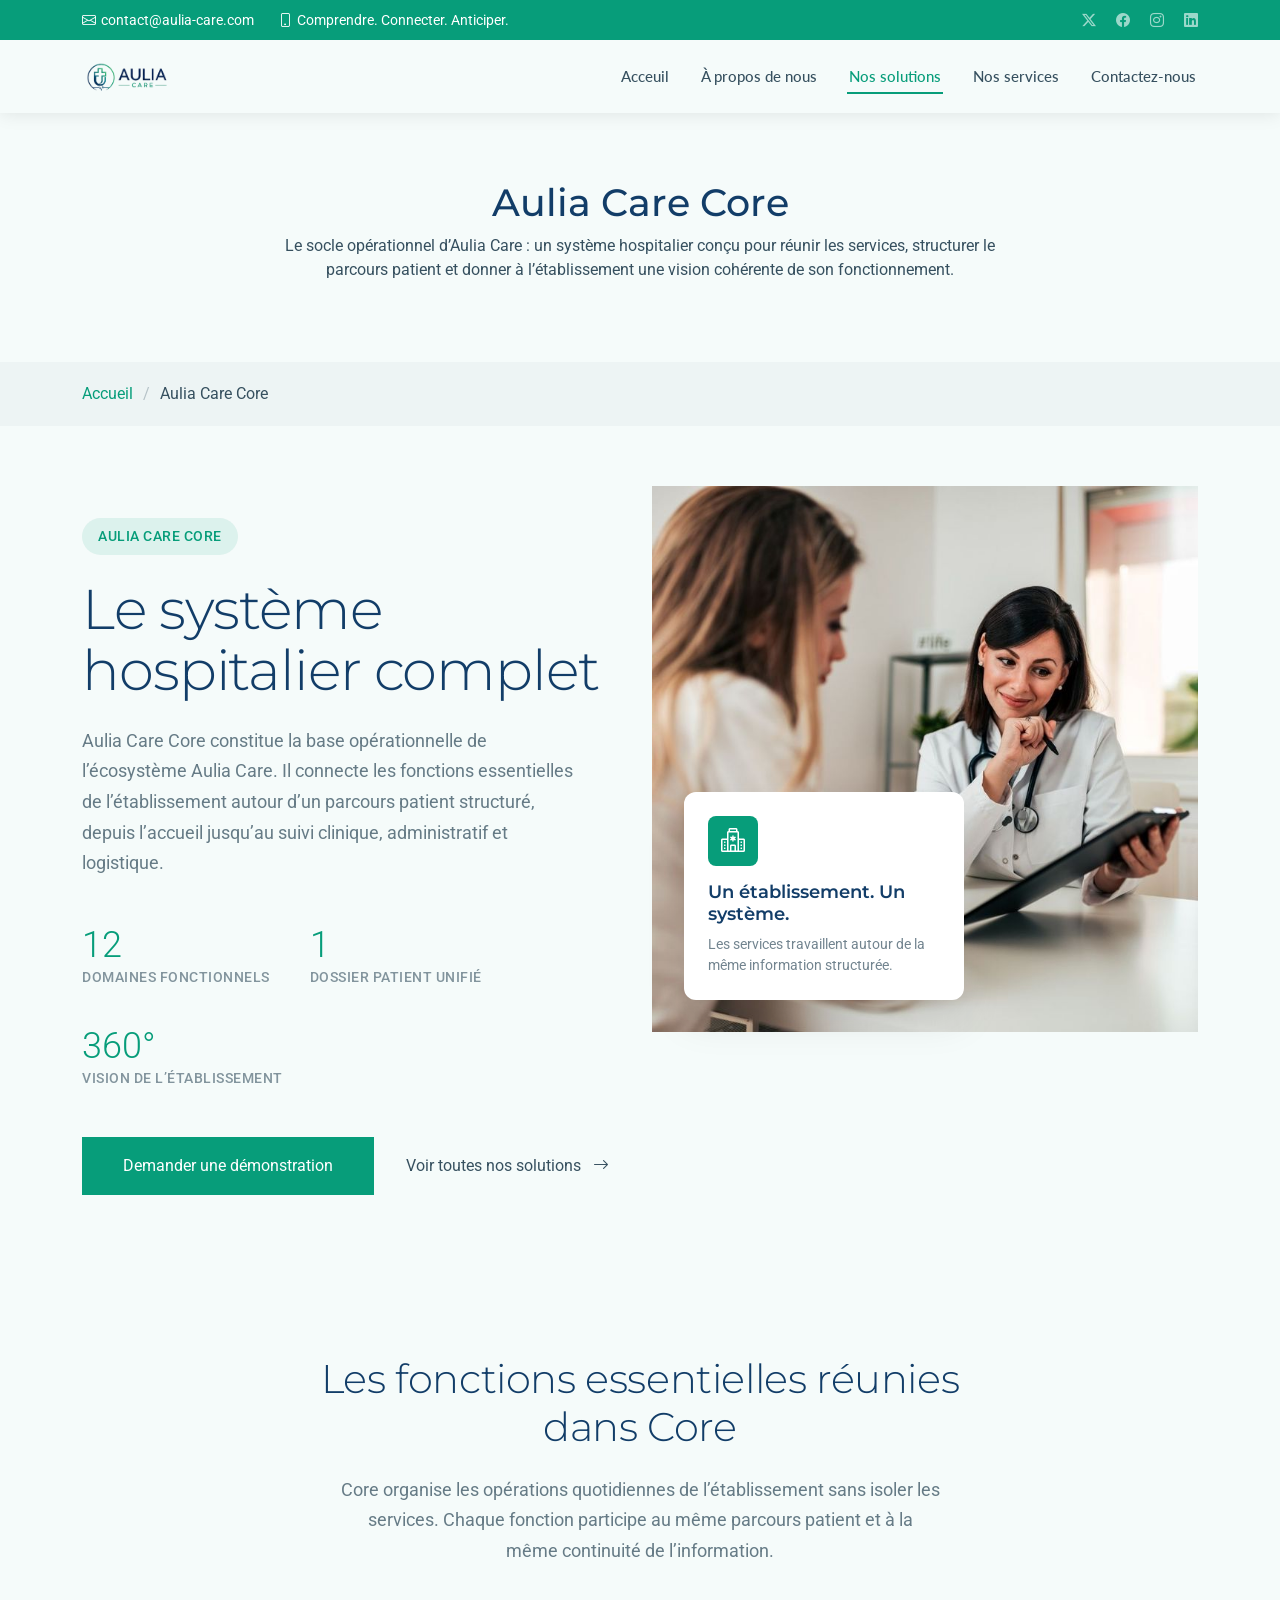
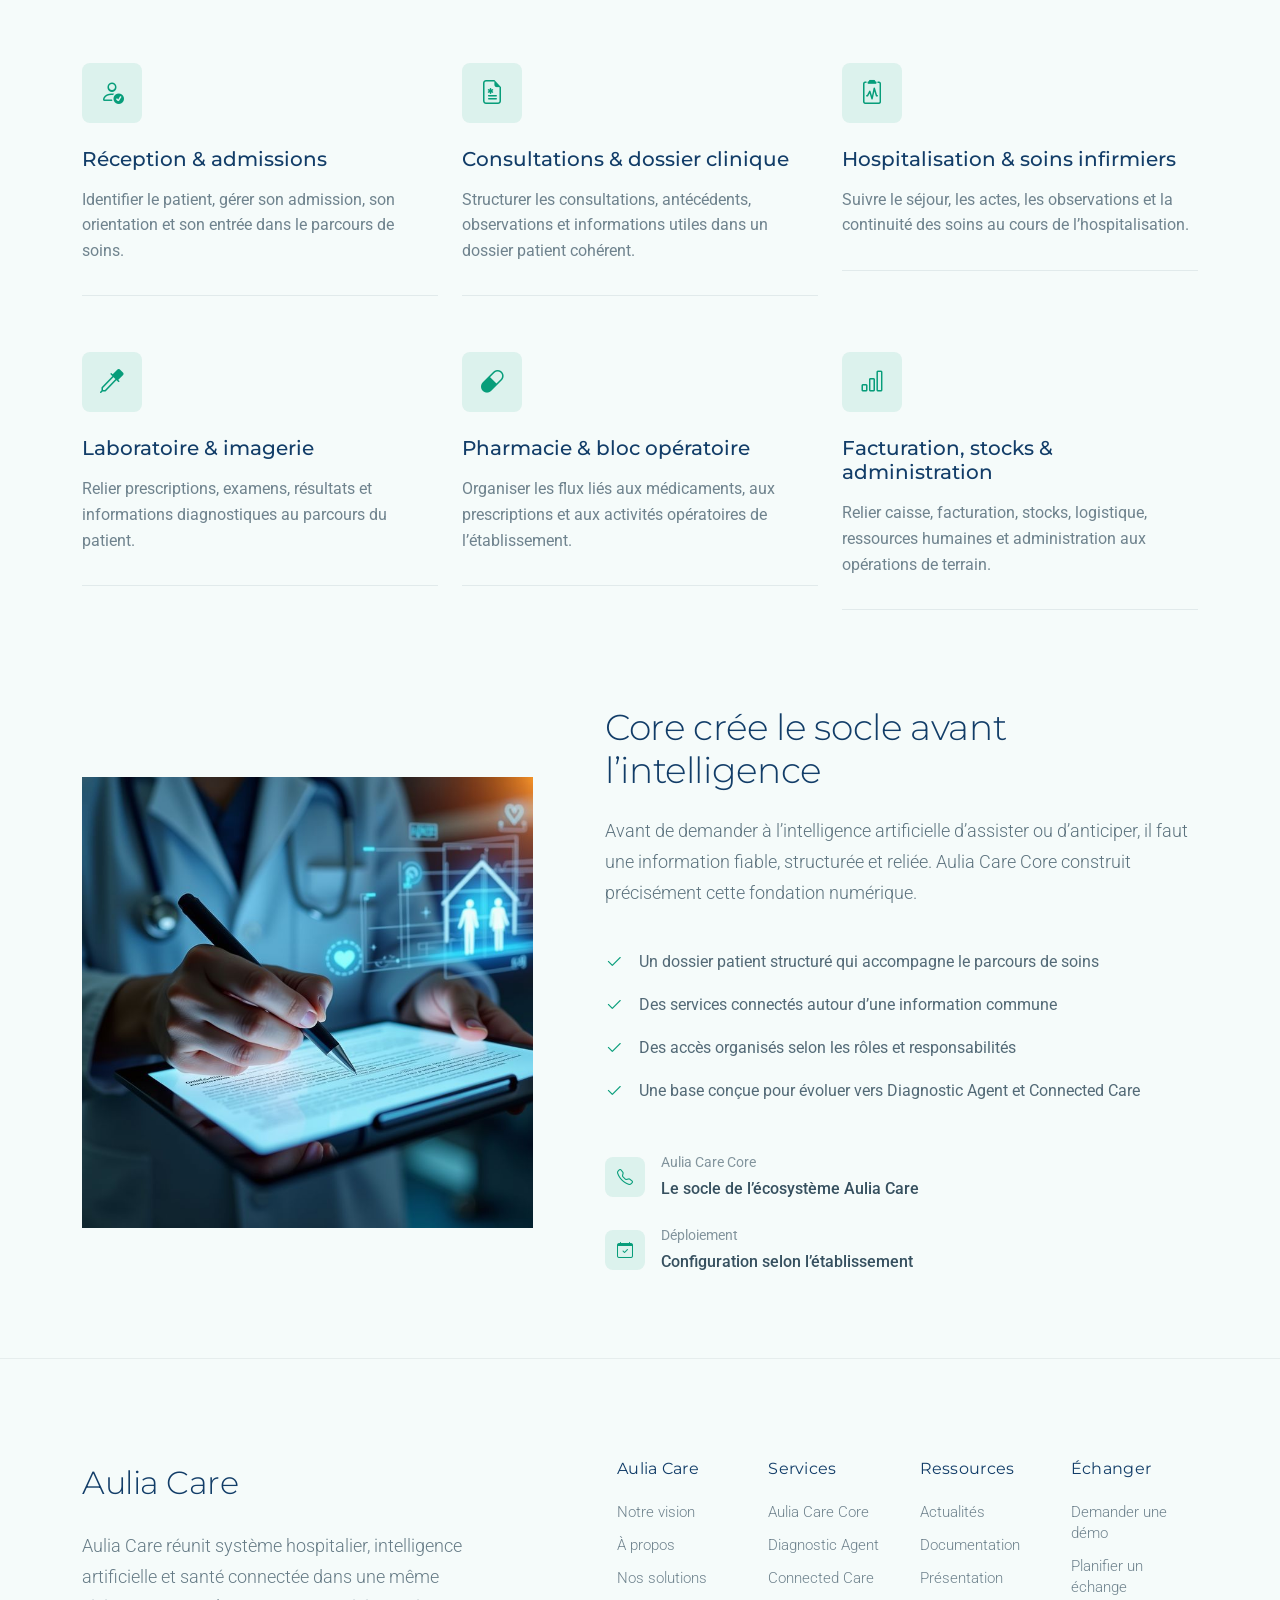
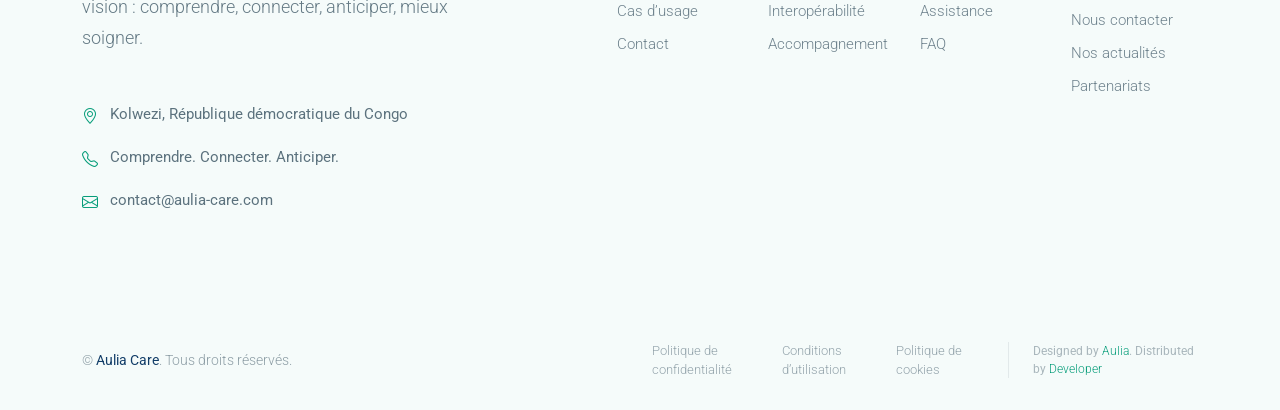
<file: department-details-core.html>
<!DOCTYPE html>
<html lang="fr">

<head>
  <meta charset="utf-8">
  <meta content="width=device-width, initial-scale=1.0" name="viewport">
  <title>Core - Aulia Care</title>
  <meta name="description" content="Découvrez Aulia Care Core, le socle opérationnel d’Aulia Care conçu pour réunir les fonctions essentielles d’un établissement de santé dans un même système.">
  <meta name="keywords" content="Aulia Care Core, système hospitalier, gestion clinique, admissions, hospitalisation, laboratoire, pharmacie, facturation, gestion hospitalière">

  <!-- Favicons -->
  <link href="assets/img/favicon.png" rel="icon">
  <link href="assets/img/apple-touch-icon.png" rel="apple-touch-icon">

  <!-- Fonts -->
  <link href="https://fonts.googleapis.com" rel="preconnect">
  <link href="https://fonts.gstatic.com" rel="preconnect" crossorigin>
  <link
    href="https://fonts.googleapis.com/css2?family=Roboto:ital,wght@0,100;0,300;0,400;0,500;0,700;0,900;1,100;1,300;1,400;1,500;1,700;1,900&family=Montserrat:ital,wght@0,100;0,200;0,300;0,400;0,500;0,600;0,700;0,800;0,900;1,100;1,200;1,300;1,400;1,500;1,600;1,700;1,800;1,900&family=Lato:ital,wght@0,100;0,300;0,400;0,700;0,900;1,100;1,300;1,400;1,700;1,900&display=swap"
    rel="stylesheet">

  <!-- Vendor CSS Files -->
  <link href="assets/vendor/bootstrap/css/bootstrap.min.css" rel="stylesheet">
  <link href="assets/vendor/bootstrap-icons/bootstrap-icons.css" rel="stylesheet">
  <link href="assets/vendor/aos/aos.css" rel="stylesheet">
  <link href="assets/vendor/glightbox/css/glightbox.min.css" rel="stylesheet">
  <link href="assets/vendor/fontawesome-free/css/all.min.css" rel="stylesheet">
  <link href="assets/vendor/swiper/swiper-bundle.min.css" rel="stylesheet">

  <!-- Main CSS File -->
  <link href="assets/css/main.css" rel="stylesheet">

  <!-- =======================================================
  * Template Name: Clinic
  * Template URL: https://bootstrapmade.com/clinic-bootstrap-template/
  * Updated: Jul 23 2025 with Bootstrap v5.3.7
  * Author: BootstrapMade.com
  * License: https://bootstrapmade.com/license/
  ======================================================== -->
</head>

<body class="department-details-page">

  <header id="header" class="header fixed-top">

    <div class="topbar d-flex align-items-center dark-background">
      <div class="container d-flex justify-content-center justify-content-md-between">
        <div class="contact-info d-flex align-items-center">
          <i class="bi bi-envelope d-flex align-items-center"><a
              href="mailto:contact@aulia-care.com">contact@aulia-care.com</a></i>
          <i class="bi bi-phone d-flex align-items-center ms-4"><span>Comprendre. Connecter. Anticiper.</span></i>
        </div>
        <div class="social-links d-none d-md-flex align-items-center">
          <a href="#!" class="twitter"><i class="bi bi-twitter-x"></i></a>
          <a href="#!" class="facebook"><i class="bi bi-facebook"></i></a>
          <a href="#!" class="instagram"><i class="bi bi-instagram"></i></a>
          <a href="#!" class="linkedin"><i class="bi bi-linkedin"></i></a>
        </div>
      </div>
    </div><!-- End Top Bar -->

    <div class="branding d-flex align-items-cente">

      <div class="container position-relative d-flex align-items-center justify-content-between">
        <a href="index.html" class="logo d-flex align-items-center">
          <!-- Uncomment the line below if you also wish to use an image logo -->
          <!-- <img src="assets/img/logo.webp" alt=""> -->
          <h1 class="sitename">
            <img src="assets/img/logo.png" alt="">
          </h1>
        </a>

        <nav id="navmenu" class="navmenu">
          <ul>
            <li><a href="index.html">Acceuil</a></li>
            <li><a href="about.html">À propos de nous</a></li>
            <li><a href="departments.html" class="active">Nos solutions</a></li>
            <li><a href="services.html">Nos services</a></li>
            <li><a href="contact.html">Contactez-nous</a></li>
          </ul>
          <i class="mobile-nav-toggle d-xl-none bi bi-list"></i>
        </nav>

      </div>

    </div>

  </header>

  <main class="main">

    <!-- Page Title -->
    <div class="page-title">
      <div class="heading">
        <div class="container">
          <div class="row d-flex justify-content-center text-center">
            <div class="col-lg-8">
              <h1 class="heading-title">Aulia Care Core</h1>
              <p class="mb-0">
                Le socle opérationnel d’Aulia Care : un système hospitalier conçu pour réunir les services,
                structurer le parcours patient et donner à l’établissement une vision cohérente de son fonctionnement.
              </p>
            </div>
          </div>
        </div>
      </div>
      <nav class="breadcrumbs">
        <div class="container">
          <ol>
            <li><a href="index.html">Accueil</a></li>
            <li class="current">Aulia Care Core</li>
          </ol>
        </div>
      </nav>
    </div><!-- End Page Title -->

    <!-- Department Details Section -->
    <section id="department-details" class="department-details section">

      <div class="container" data-aos="fade-up" data-aos-delay="100">

        <div class="row">
          <div class="col-xl-6 col-lg-7">
            <div class="department-hero" data-aos="fade-right" data-aos-delay="200">
              <div class="badge-wrap">
                <span class="specialty-badge">AULIA CARE CORE</span>
              </div>
              <h1 class="department-title">Le système hospitalier complet</h1>
              <p class="department-intro">Aulia Care Core constitue la base opérationnelle de l’écosystème Aulia Care.
                Il connecte les fonctions essentielles de l’établissement autour d’un parcours patient structuré,
                depuis l’accueil jusqu’au suivi clinique, administratif et logistique.</p>

              <div class="key-highlights">
                <div class="highlight-item">
                  <span class="highlight-number">12</span>
                  <span class="highlight-text">Domaines fonctionnels</span>
                </div>
                <div class="highlight-item">
                  <span class="highlight-number">1</span>
                  <span class="highlight-text">Dossier patient unifié</span>
                </div>
                <div class="highlight-item">
                  <span class="highlight-number">360°</span>
                  <span class="highlight-text">Vision de l’établissement</span>
                </div>
              </div>

              <div class="action-group">
                <a href="#" class="btn-primary">Demander une démonstration</a>
                <a href="departments.html" class="btn-secondary">
                  <span>Voir toutes nos solutions</span>
                  <i class="bi bi-arrow-right"></i>
                </a>
              </div>
            </div>
          </div>

          <div class="col-xl-6 col-lg-5">
            <div class="department-visual" data-aos="fade-left" data-aos-delay="300">
              <div class="image-container">
                <img src="assets/img/health/consultation_assistee-3.jpg" alt="Aulia Care Core"
                  class="img-fluid primary-image">
                <div class="floating-card" data-aos="zoom-in" data-aos-delay="500">
                  <div class="card-icon">
                    <i class="bi bi-hospital"></i>
                  </div>
                  <div class="card-content">
                    <h4>Un établissement. Un système.</h4>
                    <p>Les services travaillent autour de la même information structurée.</p>
                  </div>
                </div>
              </div>
            </div>
          </div>
        </div>

        <div class="services-overview" data-aos="fade-up" data-aos-delay="400">
          <div class="row justify-content-center">
            <div class="col-lg-8">
              <div class="overview-header">
                <h3>Les fonctions essentielles réunies dans Core</h3>
                <p>Core organise les opérations quotidiennes de l’établissement sans isoler les services.
                  Chaque fonction participe au même parcours patient et à la même continuité de l’information.</p>
              </div>
            </div>
          </div>

          <div class="row gy-4 services-grid">
            <div class="col-lg-4 col-md-6" data-aos="fade-up" data-aos-delay="500">
              <div class="service-item">
                <div class="service-icon">
                  <i class="bi bi-person-check"></i>
                </div>
                <h4>Réception & admissions</h4>
                <p>Identifier le patient, gérer son admission, son orientation et son entrée dans le parcours de soins.</p>
              </div>
            </div>

            <div class="col-lg-4 col-md-6" data-aos="fade-up" data-aos-delay="550">
              <div class="service-item">
                <div class="service-icon">
                  <i class="bi bi-file-earmark-medical"></i>
                </div>
                <h4>Consultations & dossier clinique</h4>
                <p>Structurer les consultations, antécédents, observations et informations utiles dans un dossier patient cohérent.</p>
              </div>
            </div>

            <div class="col-lg-4 col-md-6" data-aos="fade-up" data-aos-delay="600">
              <div class="service-item">
                <div class="service-icon">
                  <i class="bi bi-clipboard2-pulse"></i>
                </div>
                <h4>Hospitalisation & soins infirmiers</h4>
                <p>Suivre le séjour, les actes, les observations et la continuité des soins au cours de l’hospitalisation.</p>
              </div>
            </div>

            <div class="col-lg-4 col-md-6" data-aos="fade-up" data-aos-delay="650">
              <div class="service-item">
                <div class="service-icon">
                  <i class="bi bi-eyedropper"></i>
                </div>
                <h4>Laboratoire & imagerie</h4>
                <p>Relier prescriptions, examens, résultats et informations diagnostiques au parcours du patient.</p>
              </div>
            </div>

            <div class="col-lg-4 col-md-6" data-aos="fade-up" data-aos-delay="700">
              <div class="service-item">
                <div class="service-icon">
                  <i class="bi bi-capsule"></i>
                </div>
                <h4>Pharmacie & bloc opératoire</h4>
                <p>Organiser les flux liés aux médicaments, aux prescriptions et aux activités opératoires de l’établissement.</p>
              </div>
            </div>

            <div class="col-lg-4 col-md-6" data-aos="fade-up" data-aos-delay="750">
              <div class="service-item">
                <div class="service-icon">
                  <i class="bi bi-bar-chart"></i>
                </div>
                <h4>Facturation, stocks & administration</h4>
                <p>Relier caisse, facturation, stocks, logistique, ressources humaines et administration aux opérations de terrain.</p>
              </div>
            </div>
          </div>
        </div>

        <div class="expert-care-section" data-aos="fade-up" data-aos-delay="800">
          <div class="row align-items-center">
            <div class="col-lg-5" data-aos="fade-right" data-aos-delay="900">
              <div class="expert-image">
                <img src="assets/img/health/consultation_assistee-1.jpg" alt="Aulia Care Core en environnement hospitalier" class="img-fluid">
              </div>
            </div>

            <div class="col-lg-7" data-aos="fade-left" data-aos-delay="900">
              <div class="expert-content">
                <h3>Core crée le socle avant l’intelligence</h3>
                <p class="lead">Avant de demander à l’intelligence artificielle d’assister ou d’anticiper, il faut une information
                  fiable, structurée et reliée. Aulia Care Core construit précisément cette fondation numérique.</p>

                <div class="expertise-list">
                  <div class="expertise-item">
                    <i class="bi bi-check2"></i>
                    <span>Un dossier patient structuré qui accompagne le parcours de soins</span>
                  </div>
                  <div class="expertise-item">
                    <i class="bi bi-check2"></i>
                    <span>Des services connectés autour d’une information commune</span>
                  </div>
                  <div class="expertise-item">
                    <i class="bi bi-check2"></i>
                    <span>Des accès organisés selon les rôles et responsabilités</span>
                  </div>
                  <div class="expertise-item">
                    <i class="bi bi-check2"></i>
                    <span>Une base conçue pour évoluer vers Diagnostic Agent et Connected Care</span>
                  </div>
                </div>

                <div class="contact-info">
                  <div class="contact-item">
                    <i class="bi bi-telephone"></i>
                    <div>
                      <span class="contact-label">Aulia Care Core</span>
                      <span class="contact-value">Le socle de l’écosystème Aulia Care</span>
                    </div>
                  </div>
                  <div class="contact-item">
                    <i class="bi bi-calendar-check"></i>
                    <div>
                      <span class="contact-label">Déploiement</span>
                      <span class="contact-value">Configuration selon l’établissement</span>
                    </div>
                  </div>
                </div>
              </div>
            </div>
          </div>
        </div>

      </div>

    </section><!-- /Department Details Section -->

  </main>

  <footer id="footer" class="footer-16 footer position-relative">

    <div class="container">

      <div class="footer-main" data-aos="fade-up" data-aos-delay="100">
        <div class="row align-items-start">

          <div class="col-lg-5">
            <div class="brand-section">
              <a href="index.html" class="logo d-flex align-items-center mb-4">
                <span class="sitename">Aulia Care</span>
              </a>
              <p class="brand-description">Aulia Care réunit système hospitalier, intelligence artificielle et santé connectée dans une même vision : comprendre, connecter, anticiper, mieux soigner.</p>

              <div class="contact-info mt-5">
                <div class="contact-item">
                  <i class="bi bi-geo-alt"></i>
                  <span>Kolwezi, République démocratique du Congo</span>
                </div>
                <div class="contact-item">
                  <i class="bi bi-telephone"></i>
                  <span>Comprendre. Connecter. Anticiper.</span>
                </div>
                <div class="contact-item">
                  <i class="bi bi-envelope"></i>
                  <span>contact@aulia-care.com</span>
                </div>
              </div>
            </div>
          </div>

          <div class="col-lg-7">
            <div class="footer-nav-wrapper">
              <div class="row">

                <div class="col-6 col-lg-3">
                  <div class="nav-column">
                    <h6>Aulia Care</h6>
                    <nav class="footer-nav">
                      <a href="#!">Notre vision</a>
                      <a href="#!">À propos</a>
                      <a href="#!">Nos solutions</a>
                      <a href="#!">Cas d’usage</a>
                      <a href="#!">Contact</a>
                    </nav>
                  </div>
                </div>

                <div class="col-6 col-lg-3">
                  <div class="nav-column">
                    <h6>Services</h6>
                    <nav class="footer-nav">
                      <a href="#!">Aulia Care Core</a>
                      <a href="#!">Diagnostic Agent</a>
                      <a href="#!">Connected Care</a>
                      <a href="#!">Interopérabilité</a>
                      <a href="#!">Accompagnement</a>
                    </nav>
                  </div>
                </div>

                <div class="col-6 col-lg-3">
                  <div class="nav-column">
                    <h6>Ressources</h6>
                    <nav class="footer-nav">
                      <a href="#!">Actualités</a>
                      <a href="#!">Documentation</a>
                      <a href="#!">Présentation</a>
                      <a href="#!">Assistance</a>
                      <a href="#!">FAQ</a>
                    </nav>
                  </div>
                </div>

                <div class="col-6 col-lg-3">
                  <div class="nav-column">
                    <h6>Échanger</h6>
                    <nav class="footer-nav">
                      <a href="#!">Demander une démo</a>
                      <a href="#!">Planifier un échange</a>
                      <a href="#!">Nous contacter</a>
                      <a href="#!">Nos actualités</a>
                      <a href="#!">Partenariats</a>
                    </nav>
                  </div>
                </div>

              </div>
            </div>
          </div>

        </div>
      </div>

    </div>

    <div class="footer-bottom">
      <div class="container">
        <div class="bottom-content" data-aos="fade-up" data-aos-delay="300">
          <div class="row align-items-center">

            <div class="col-lg-6">
              <div class="copyright">
                <p>© <span class="sitename">Aulia Care</span>. Tous droits réservés.</p>
              </div>
            </div>

            <div class="col-lg-6">
              <div class="legal-links">
                <a href="#!">Politique de confidentialité</a>
                <a href="#!">Conditions d’utilisation</a>
                <a href="#!">Politique de cookies</a>
                <div class="credits">
                  <!-- All the links in the footer should remain intact. -->
                  <!-- You can delete the links only if you've purchased the pro version. -->
                  <!-- Licensing information: https://bootstrapmade.com/license/ -->
                  <!-- Purchase the pro version with working PHP/AJAX contact form: [buy-url] -->
                  Designed by <a href="https://aulia-sas.com">Aulia</a>. Distributed by <a tel="+243848621712" target="_blank">Developer</a>
                </div>
              </div>
            </div>

          </div>
        </div>
      </div>
    </div>

  </footer>

  <!-- Scroll Top -->
  <a href="#!" id="scroll-top" class="scroll-top d-flex align-items-center justify-content-center"><i
      class="bi bi-arrow-up-short"></i></a>

  <!-- Preloader -->
  <div id="preloader"></div>

  <!-- Vendor JS Files -->
  <script src="assets/vendor/bootstrap/js/bootstrap.bundle.min.js"></script>
  <script src="assets/vendor/php-email-form/validate.js"></script>
  <script src="assets/vendor/aos/aos.js"></script>
  <script src="assets/vendor/glightbox/js/glightbox.min.js"></script>
  <script src="assets/vendor/purecounter/purecounter_vanilla.js"></script>
  <script src="assets/vendor/swiper/swiper-bundle.min.js"></script>

  <!-- Main JS File -->
  <script src="assets/js/main.js"></script>

</body>

</html>
</file>
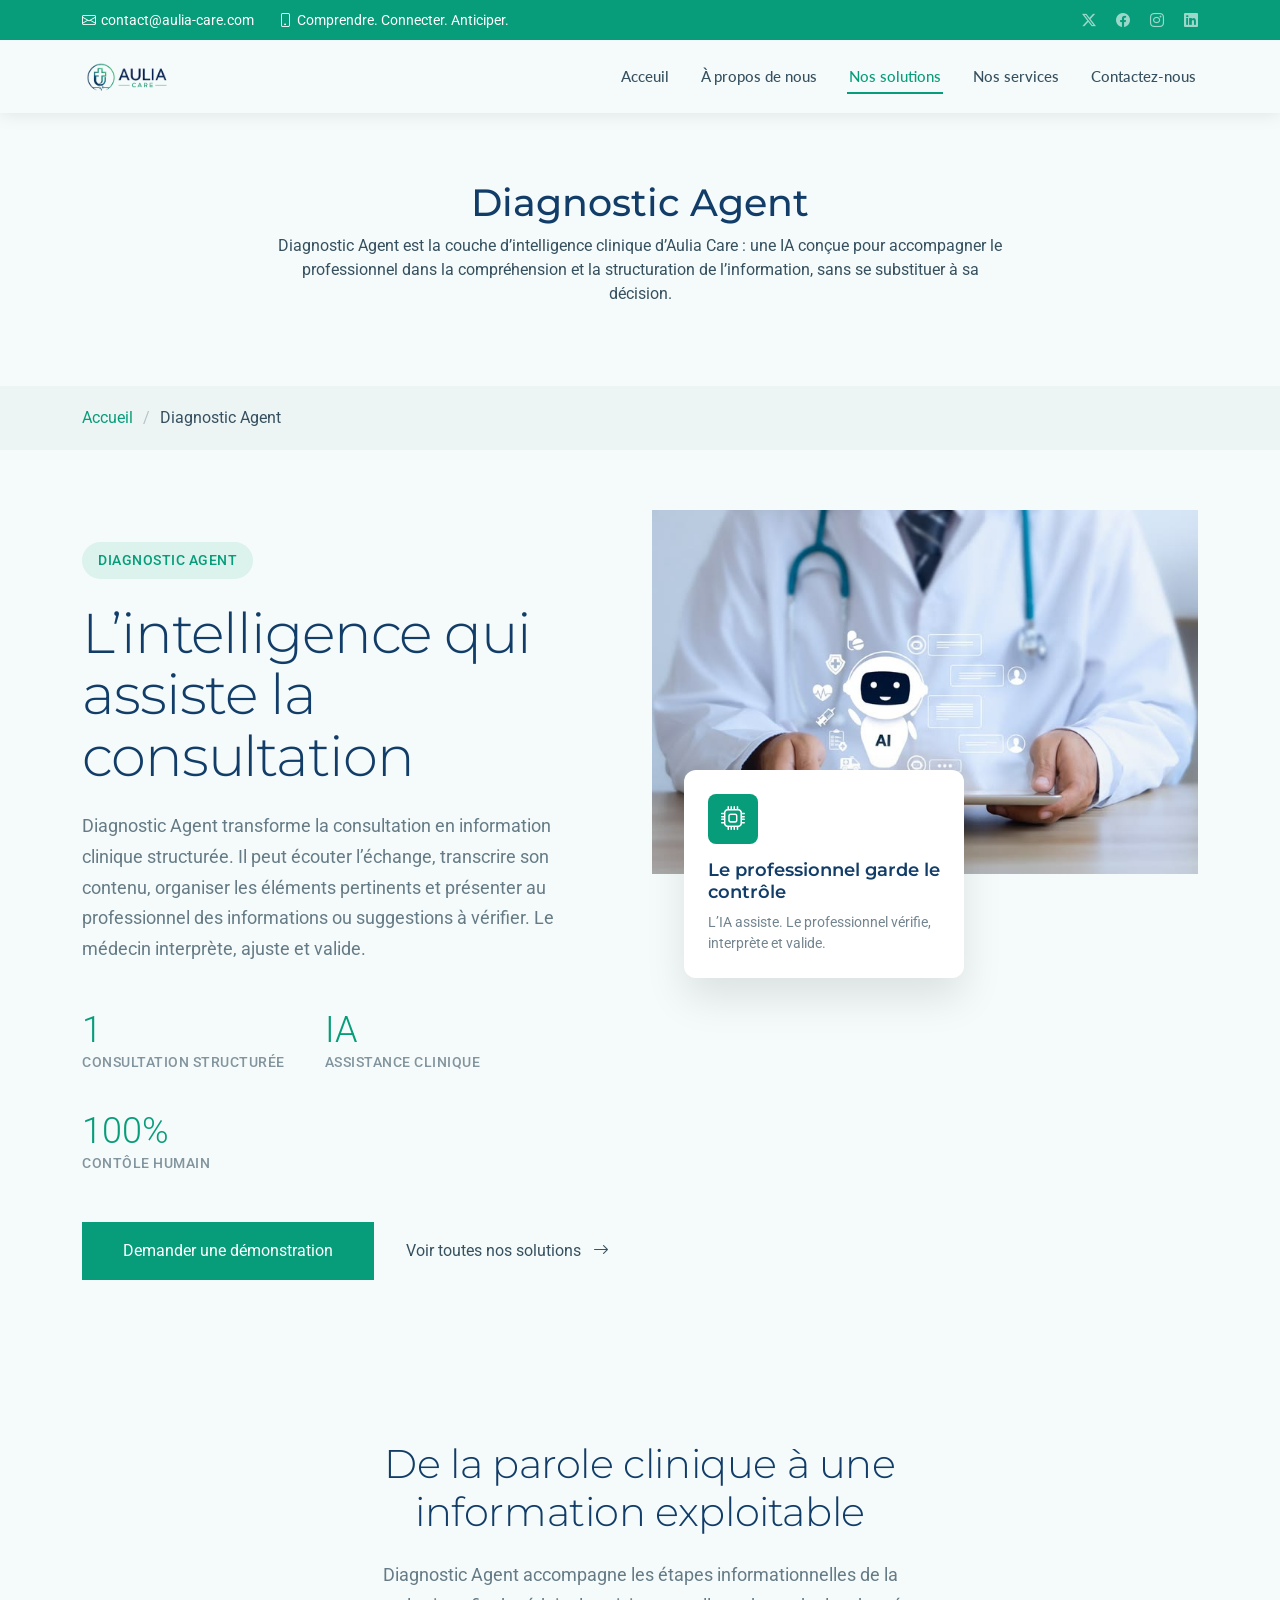
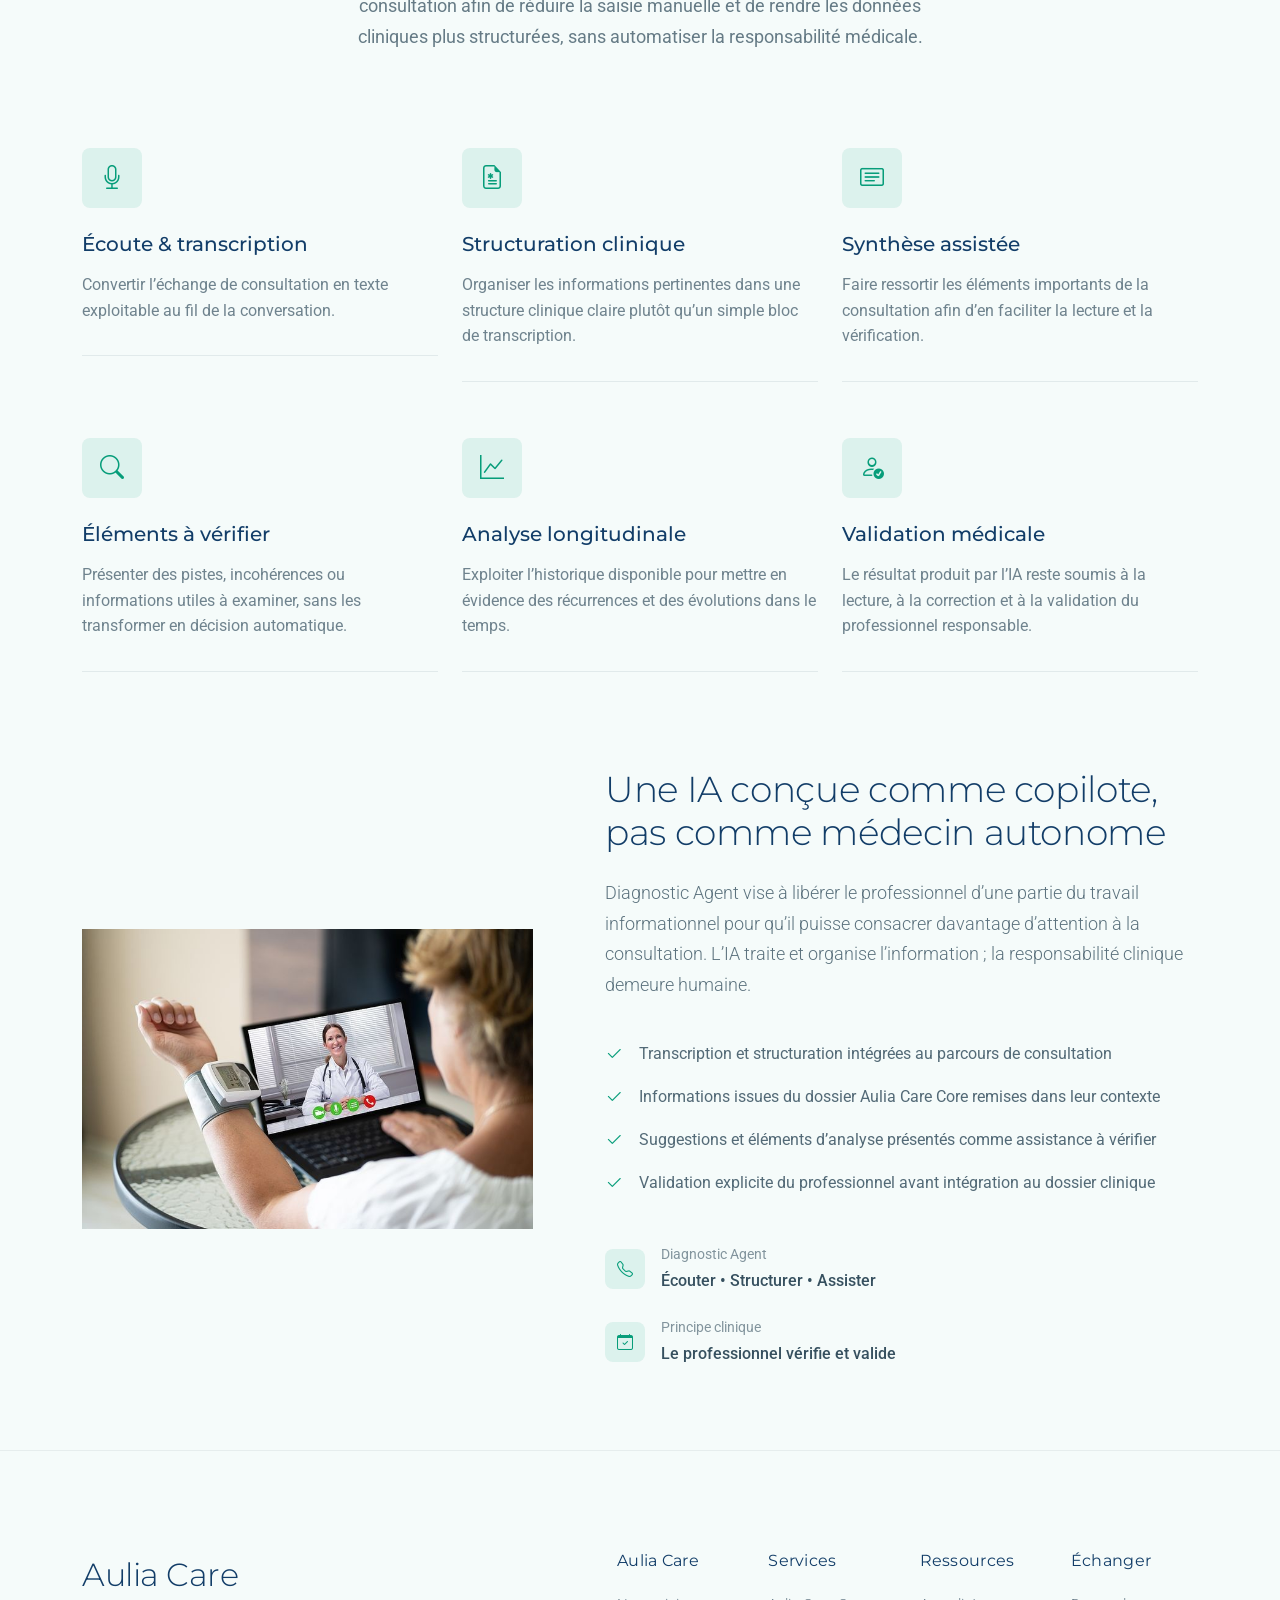
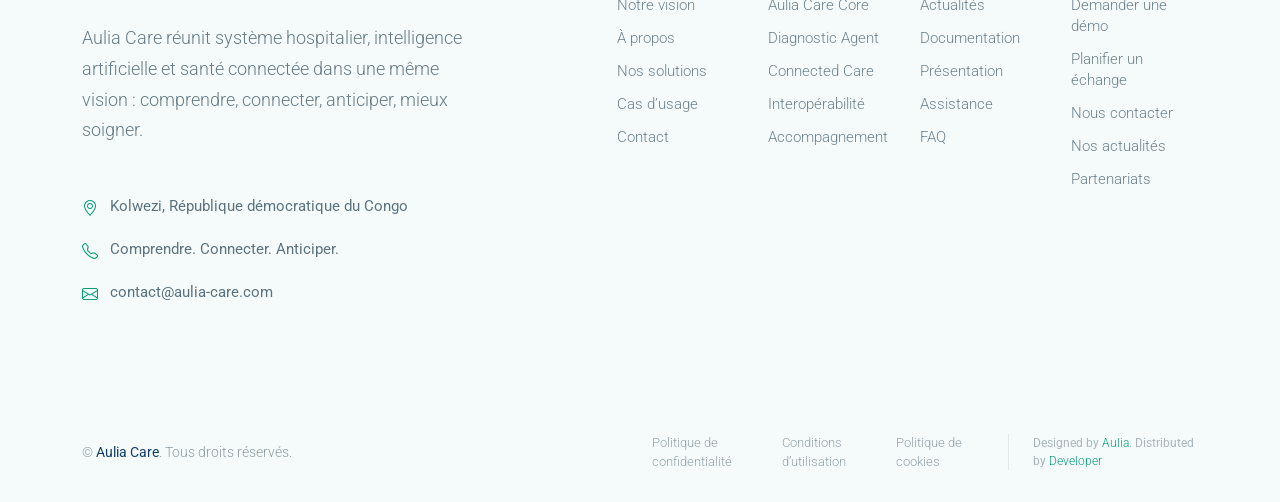
<file: department-details-ia.html>
<!DOCTYPE html>
<html lang="fr">

<head>
  <meta charset="utf-8">
  <meta content="width=device-width, initial-scale=1.0" name="viewport">
  <title>Diagnostic Agent | Aulia Care</title>
  <meta name="description" content="Découvrez Diagnostic Agent - Diagnostic Agent, la couche d’intelligence clinique conçue pour écouter, transcrire, structurer et assister l’analyse médicale tout en maintenant le professionnel au centre de la décision.">
  <meta name="keywords" content="Diagnostic Agent, Diagnostic Agent, intelligence artificielle santé, transcription clinique, structuration médicale, aide à la décision clinique, analyse clinique">

  <!-- Favicons -->
  <link href="assets/img/favicon.png" rel="icon">
  <link href="assets/img/apple-touch-icon.png" rel="apple-touch-icon">

  <!-- Fonts -->
  <link href="https://fonts.googleapis.com" rel="preconnect">
  <link href="https://fonts.gstatic.com" rel="preconnect" crossorigin>
  <link
    href="https://fonts.googleapis.com/css2?family=Roboto:ital,wght@0,100;0,300;0,400;0,500;0,700;0,900;1,100;1,300;1,400;1,500;1,700;1,900&family=Montserrat:ital,wght@0,100;0,200;0,300;0,400;0,500;0,600;0,700;0,800;0,900;1,100;1,200;1,300;1,400;1,500;1,600;1,700;1,800;1,900&family=Lato:ital,wght@0,100;0,300;0,400;0,700;0,900;1,100;1,300;1,400;1,700;1,900&display=swap"
    rel="stylesheet">

  <!-- Vendor CSS Files -->
  <link href="assets/vendor/bootstrap/css/bootstrap.min.css" rel="stylesheet">
  <link href="assets/vendor/bootstrap-icons/bootstrap-icons.css" rel="stylesheet">
  <link href="assets/vendor/aos/aos.css" rel="stylesheet">
  <link href="assets/vendor/glightbox/css/glightbox.min.css" rel="stylesheet">
  <link href="assets/vendor/fontawesome-free/css/all.min.css" rel="stylesheet">
  <link href="assets/vendor/swiper/swiper-bundle.min.css" rel="stylesheet">

  <!-- Main CSS File -->
  <link href="assets/css/main.css" rel="stylesheet">

  <!-- =======================================================
  * Template Name: Clinic
  * Template URL: https://bootstrapmade.com/clinic-bootstrap-template/
  * Updated: Jul 23 2025 with Bootstrap v5.3.7
  * Author: BootstrapMade.com
  * License: https://bootstrapmade.com/license/
  ======================================================== -->
</head>

<body class="department-details-page">

  <header id="header" class="header fixed-top">

    <div class="topbar d-flex align-items-center dark-background">
      <div class="container d-flex justify-content-center justify-content-md-between">
        <div class="contact-info d-flex align-items-center">
          <i class="bi bi-envelope d-flex align-items-center"><a
              href="mailto:contact@aulia-care.com">contact@aulia-care.com</a></i>
          <i class="bi bi-phone d-flex align-items-center ms-4"><span>Comprendre. Connecter. Anticiper.</span></i>
        </div>
        <div class="social-links d-none d-md-flex align-items-center">
          <a href="#!" class="twitter"><i class="bi bi-twitter-x"></i></a>
          <a href="#!" class="facebook"><i class="bi bi-facebook"></i></a>
          <a href="#!" class="instagram"><i class="bi bi-instagram"></i></a>
          <a href="#!" class="linkedin"><i class="bi bi-linkedin"></i></a>
        </div>
      </div>
    </div><!-- End Top Bar -->

    <div class="branding d-flex align-items-cente">

      <div class="container position-relative d-flex align-items-center justify-content-between">
        <a href="index.html" class="logo d-flex align-items-center">
          <!-- Uncomment the line below if you also wish to use an image logo -->
          <!-- <img src="assets/img/logo.webp" alt=""> -->
          <h1 class="sitename">
            <img src="assets/img/logo.png" alt="">
          </h1>
        </a>

        <nav id="navmenu" class="navmenu">
          <ul>
            <li><a href="index.html">Acceuil</a></li>
            <li><a href="about.html">À propos de nous</a></li>
            <li><a href="departments.html" class="active">Nos solutions</a></li>
            <li><a href="services.html">Nos services</a></li>
            <li><a href="contact.html">Contactez-nous</a></li>
          </ul>
          <i class="mobile-nav-toggle d-xl-none bi bi-list"></i>
        </nav>

      </div>

    </div>

  </header>

  <main class="main">

    <!-- Page Title -->
    <div class="page-title">
      <div class="heading">
        <div class="container">
          <div class="row d-flex justify-content-center text-center">
            <div class="col-lg-8">
              <h1 class="heading-title">Diagnostic Agent</h1>
              <p class="mb-0">
                Diagnostic Agent est la couche d’intelligence clinique d’Aulia Care : une IA conçue pour accompagner
                le professionnel dans la compréhension et la structuration de l’information, sans se substituer à sa décision.
              </p>
            </div>
          </div>
        </div>
      </div>
      <nav class="breadcrumbs">
        <div class="container">
          <ol>
            <li><a href="index.html">Accueil</a></li>
            <li class="current">Diagnostic Agent</li>
          </ol>
        </div>
      </nav>
    </div><!-- End Page Title -->

    <!-- Department Details Section -->
    <section id="department-details" class="department-details section">

      <div class="container" data-aos="fade-up" data-aos-delay="100">

        <div class="row">
          <div class="col-xl-6 col-lg-7">
            <div class="department-hero" data-aos="fade-right" data-aos-delay="200">
              <div class="badge-wrap">
                <span class="specialty-badge">DIAGNOSTIC AGENT</span>
              </div>
              <h1 class="department-title">L’intelligence qui assiste la consultation</h1>
              <p class="department-intro">Diagnostic Agent transforme la consultation en information clinique structurée.
                Il peut écouter l’échange, transcrire son contenu, organiser les éléments pertinents et présenter au
                professionnel des informations ou suggestions à vérifier. Le médecin interprète, ajuste et valide.</p>

              <div class="key-highlights">
                <div class="highlight-item">
                  <span class="highlight-number">1</span>
                  <span class="highlight-text">Consultation structurée</span>
                </div>
                <div class="highlight-item">
                  <span class="highlight-number">IA</span>
                  <span class="highlight-text">Assistance clinique</span>
                </div>
                <div class="highlight-item">
                  <span class="highlight-number">100%</span>
                  <span class="highlight-text">Contôle humain</span>
                </div>
              </div>

              <div class="action-group">
                <a href="#" class="btn-primary">Demander une démonstration</a>
                <a href="departments.html" class="btn-secondary">
                  <span>Voir toutes nos solutions</span>
                  <i class="bi bi-arrow-right"></i>
                </a>
              </div>
            </div>
          </div>

          <div class="col-xl-6 col-lg-5">
            <div class="department-visual" data-aos="fade-left" data-aos-delay="300">
              <div class="image-container">
                <img src="assets/img/health/acceuil.jpg" alt="Diagnostic Agent"
                  class="img-fluid primary-image">
                <div class="floating-card" data-aos="zoom-in" data-aos-delay="500">
                  <div class="card-icon">
                    <i class="bi bi-cpu"></i>
                  </div>
                  <div class="card-content">
                    <h4>Le professionnel garde le contrôle</h4>
                    <p>L’IA assiste. Le professionnel vérifie, interprète et valide.</p>
                  </div>
                </div>
              </div>
            </div>
          </div>
        </div>

        <div class="services-overview" data-aos="fade-up" data-aos-delay="400">
          <div class="row justify-content-center">
            <div class="col-lg-8">
              <div class="overview-header">
                <h3>De la parole clinique à une information exploitable</h3>
                <p>Diagnostic Agent accompagne les étapes informationnelles de la consultation afin de réduire la saisie
                  manuelle et de rendre les données cliniques plus structurées, sans automatiser la responsabilité médicale.</p>
              </div>
            </div>
          </div>

          <div class="row gy-4 services-grid">
            <div class="col-lg-4 col-md-6" data-aos="fade-up" data-aos-delay="500">
              <div class="service-item">
                <div class="service-icon">
                  <i class="bi bi-mic"></i>
                </div>
                <h4>Écoute & transcription</h4>
                <p>Convertir l’échange de consultation en texte exploitable au fil de la conversation.</p>
              </div>
            </div>

            <div class="col-lg-4 col-md-6" data-aos="fade-up" data-aos-delay="550">
              <div class="service-item">
                <div class="service-icon">
                  <i class="bi bi-file-earmark-medical"></i>
                </div>
                <h4>Structuration clinique</h4>
                <p>Organiser les informations pertinentes dans une structure clinique claire plutôt qu’un simple bloc de transcription.</p>
              </div>
            </div>

            <div class="col-lg-4 col-md-6" data-aos="fade-up" data-aos-delay="600">
              <div class="service-item">
                <div class="service-icon">
                  <i class="bi bi-card-text"></i>
                </div>
                <h4>Synthèse assistée</h4>
                <p>Faire ressortir les éléments importants de la consultation afin d’en faciliter la lecture et la vérification.</p>
              </div>
            </div>

            <div class="col-lg-4 col-md-6" data-aos="fade-up" data-aos-delay="650">
              <div class="service-item">
                <div class="service-icon">
                  <i class="bi bi-search"></i>
                </div>
                <h4>Éléments à vérifier</h4>
                <p>Présenter des pistes, incohérences ou informations utiles à examiner, sans les transformer en décision automatique.</p>
              </div>
            </div>

            <div class="col-lg-4 col-md-6" data-aos="fade-up" data-aos-delay="700">
              <div class="service-item">
                <div class="service-icon">
                  <i class="bi bi-graph-up"></i>
                </div>
                <h4>Analyse longitudinale</h4>
                <p>Exploiter l’historique disponible pour mettre en évidence des récurrences et des évolutions dans le temps.</p>
              </div>
            </div>

            <div class="col-lg-4 col-md-6" data-aos="fade-up" data-aos-delay="750">
              <div class="service-item">
                <div class="service-icon">
                  <i class="bi bi-person-check"></i>
                </div>
                <h4>Validation médicale</h4>
                <p>Le résultat produit par l’IA reste soumis à la lecture, à la correction et à la validation du professionnel responsable.</p>
              </div>
            </div>
          </div>
        </div>

        <div class="expert-care-section" data-aos="fade-up" data-aos-delay="800">
          <div class="row align-items-center">
            <div class="col-lg-5" data-aos="fade-right" data-aos-delay="900">
              <div class="expert-image">
                <img src="assets/img/health/soins_distants-1.jpg" alt="Consultation assistée par Diagnostic Agent" class="img-fluid">
              </div>
            </div>

            <div class="col-lg-7" data-aos="fade-left" data-aos-delay="900">
              <div class="expert-content">
                <h3>Une IA conçue comme copilote, pas comme médecin autonome</h3>
                <p class="lead">Diagnostic Agent vise à libérer le professionnel d’une partie du travail informationnel
                  pour qu’il puisse consacrer davantage d’attention à la consultation. L’IA traite et organise
                  l’information ; la responsabilité clinique demeure humaine.</p>

                <div class="expertise-list">
                  <div class="expertise-item">
                    <i class="bi bi-check2"></i>
                    <span>Transcription et structuration intégrées au parcours de consultation</span>
                  </div>
                  <div class="expertise-item">
                    <i class="bi bi-check2"></i>
                    <span>Informations issues du dossier Aulia Care Core remises dans leur contexte</span>
                  </div>
                  <div class="expertise-item">
                    <i class="bi bi-check2"></i>
                    <span>Suggestions et éléments d’analyse présentés comme assistance à vérifier</span>
                  </div>
                  <div class="expertise-item">
                    <i class="bi bi-check2"></i>
                    <span>Validation explicite du professionnel avant intégration au dossier clinique</span>
                  </div>
                </div>

                <div class="contact-info">
                  <div class="contact-item">
                    <i class="bi bi-telephone"></i>
                    <div>
                      <span class="contact-label">Diagnostic Agent</span>
                      <span class="contact-value">Écouter • Structurer • Assister</span>
                    </div>
                  </div>
                  <div class="contact-item">
                    <i class="bi bi-calendar-check"></i>
                    <div>
                      <span class="contact-label">Principe clinique</span>
                      <span class="contact-value">Le professionnel vérifie et valide</span>
                    </div>
                  </div>
                </div>
              </div>
            </div>
          </div>
        </div>

      </div>

    </section><!-- /Department Details Section -->

  </main>

  <footer id="footer" class="footer-16 footer position-relative">

    <div class="container">

      <div class="footer-main" data-aos="fade-up" data-aos-delay="100">
        <div class="row align-items-start">

          <div class="col-lg-5">
            <div class="brand-section">
              <a href="index.html" class="logo d-flex align-items-center mb-4">
                <span class="sitename">Aulia Care</span>
              </a>
              <p class="brand-description">Aulia Care réunit système hospitalier, intelligence artificielle et santé connectée dans une même vision : comprendre, connecter, anticiper, mieux soigner.</p>

              <div class="contact-info mt-5">
                <div class="contact-item">
                  <i class="bi bi-geo-alt"></i>
                  <span>Kolwezi, République démocratique du Congo</span>
                </div>
                <div class="contact-item">
                  <i class="bi bi-telephone"></i>
                  <span>Comprendre. Connecter. Anticiper.</span>
                </div>
                <div class="contact-item">
                  <i class="bi bi-envelope"></i>
                  <span>contact@aulia-care.com</span>
                </div>
              </div>
            </div>
          </div>

          <div class="col-lg-7">
            <div class="footer-nav-wrapper">
              <div class="row">

                <div class="col-6 col-lg-3">
                  <div class="nav-column">
                    <h6>Aulia Care</h6>
                    <nav class="footer-nav">
                      <a href="#!">Notre vision</a>
                      <a href="#!">À propos</a>
                      <a href="#!">Nos solutions</a>
                      <a href="#!">Cas d’usage</a>
                      <a href="#!">Contact</a>
                    </nav>
                  </div>
                </div>

                <div class="col-6 col-lg-3">
                  <div class="nav-column">
                    <h6>Services</h6>
                    <nav class="footer-nav">
                      <a href="#!">Aulia Care Core</a>
                      <a href="#!">Diagnostic Agent</a>
                      <a href="#!">Connected Care</a>
                      <a href="#!">Interopérabilité</a>
                      <a href="#!">Accompagnement</a>
                    </nav>
                  </div>
                </div>

                <div class="col-6 col-lg-3">
                  <div class="nav-column">
                    <h6>Ressources</h6>
                    <nav class="footer-nav">
                      <a href="#!">Actualités</a>
                      <a href="#!">Documentation</a>
                      <a href="#!">Présentation</a>
                      <a href="#!">Assistance</a>
                      <a href="#!">FAQ</a>
                    </nav>
                  </div>
                </div>

                <div class="col-6 col-lg-3">
                  <div class="nav-column">
                    <h6>Échanger</h6>
                    <nav class="footer-nav">
                      <a href="#!">Demander une démo</a>
                      <a href="#!">Planifier un échange</a>
                      <a href="#!">Nous contacter</a>
                      <a href="#!">Nos actualités</a>
                      <a href="#!">Partenariats</a>
                    </nav>
                  </div>
                </div>

              </div>
            </div>
          </div>

        </div>
      </div>

    </div>

    <div class="footer-bottom">
      <div class="container">
        <div class="bottom-content" data-aos="fade-up" data-aos-delay="300">
          <div class="row align-items-center">

            <div class="col-lg-6">
              <div class="copyright">
                <p>© <span class="sitename">Aulia Care</span>. Tous droits réservés.</p>
              </div>
            </div>

            <div class="col-lg-6">
              <div class="legal-links">
                <a href="#!">Politique de confidentialité</a>
                <a href="#!">Conditions d’utilisation</a>
                <a href="#!">Politique de cookies</a>
                <div class="credits">
                  <!-- All the links in the footer should remain intact. -->
                  <!-- You can delete the links only if you've purchased the pro version. -->
                  <!-- Licensing information: https://bootstrapmade.com/license/ -->
                  <!-- Purchase the pro version with working PHP/AJAX contact form: [buy-url] -->
                  Designed by <a href="https://aulia-sas.com">Aulia</a>. Distributed by <a tel="+243848621712" target="_blank">Developer</a>
                </div>
              </div>
            </div>

          </div>
        </div>
      </div>
    </div>

  </footer>

  <!-- Scroll Top -->
  <a href="#!" id="scroll-top" class="scroll-top d-flex align-items-center justify-content-center"><i
      class="bi bi-arrow-up-short"></i></a>

  <!-- Preloader -->
  <div id="preloader"></div>

  <!-- Vendor JS Files -->
  <script src="assets/vendor/bootstrap/js/bootstrap.bundle.min.js"></script>
  <script src="assets/vendor/php-email-form/validate.js"></script>
  <script src="assets/vendor/aos/aos.js"></script>
  <script src="assets/vendor/glightbox/js/glightbox.min.js"></script>
  <script src="assets/vendor/purecounter/purecounter_vanilla.js"></script>
  <script src="assets/vendor/swiper/swiper-bundle.min.js"></script>

  <!-- Main JS File -->
  <script src="assets/js/main.js"></script>

</body>

</html>
</file>
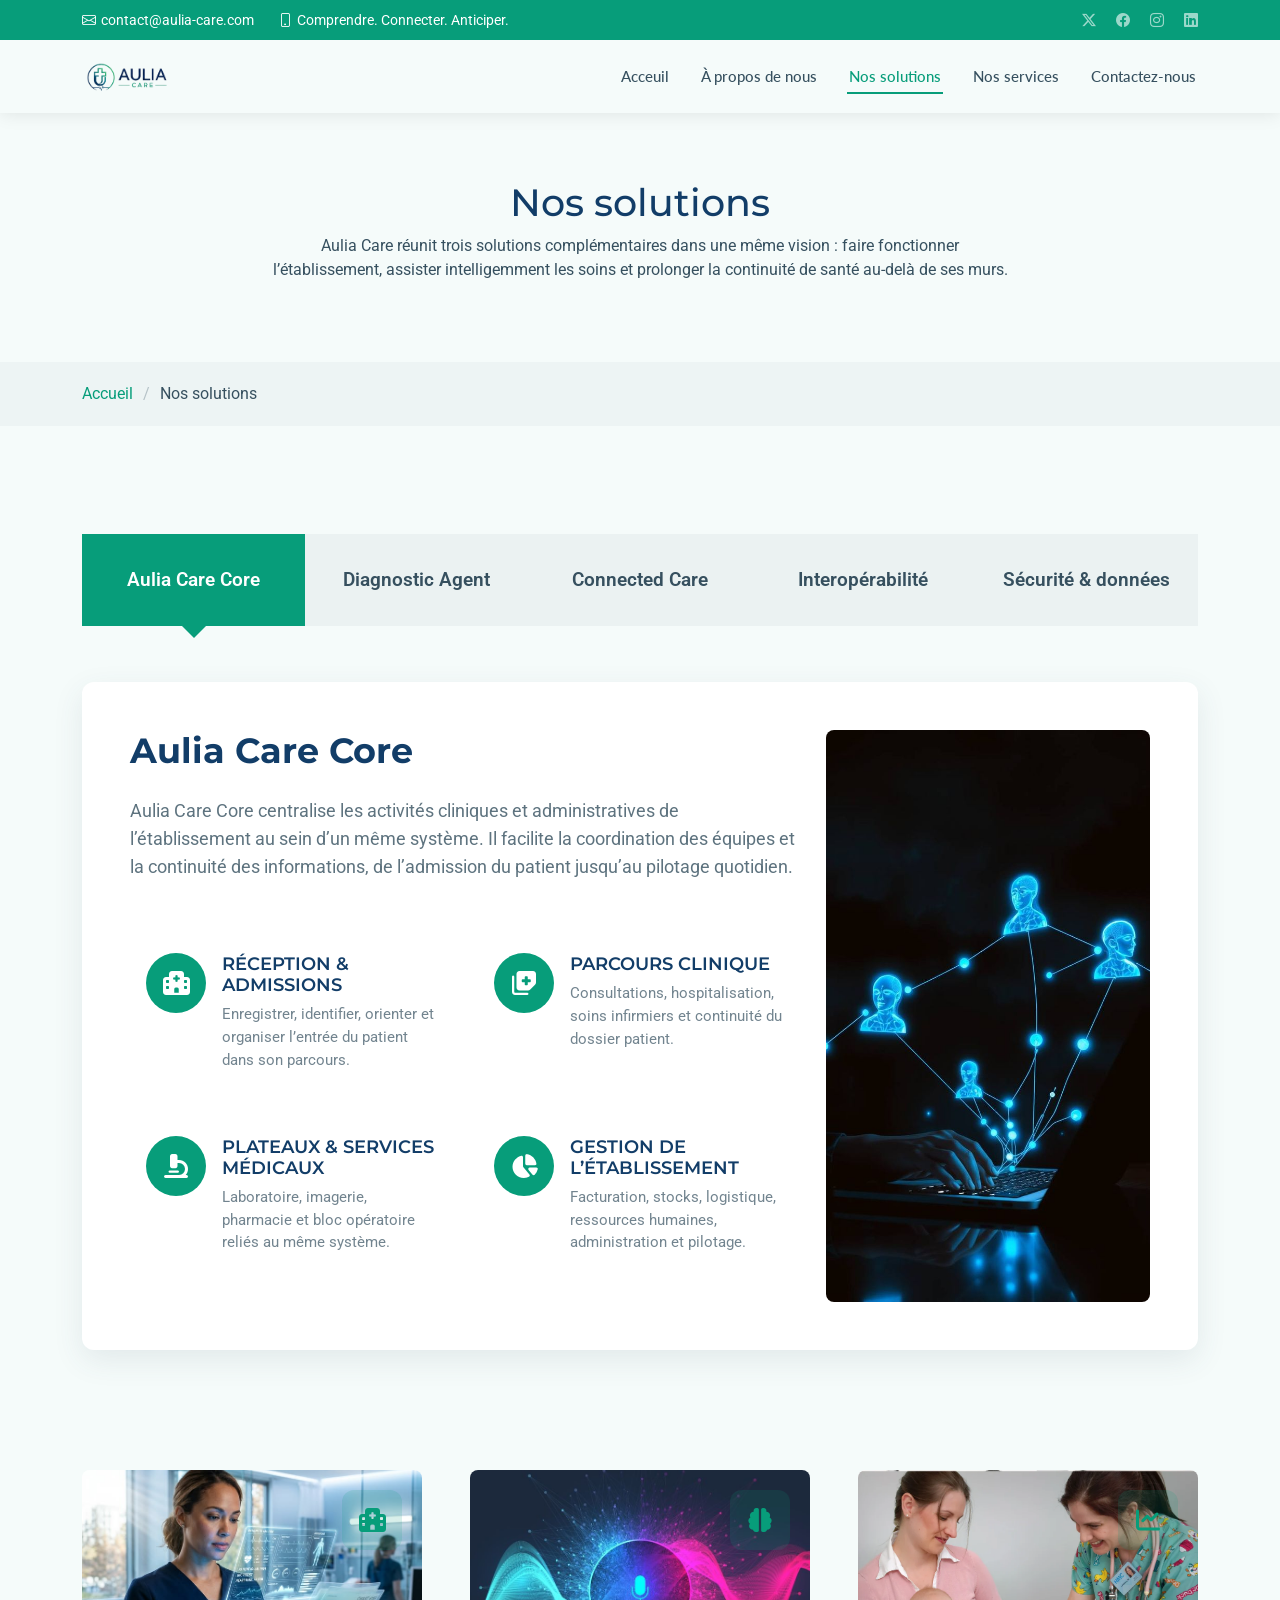
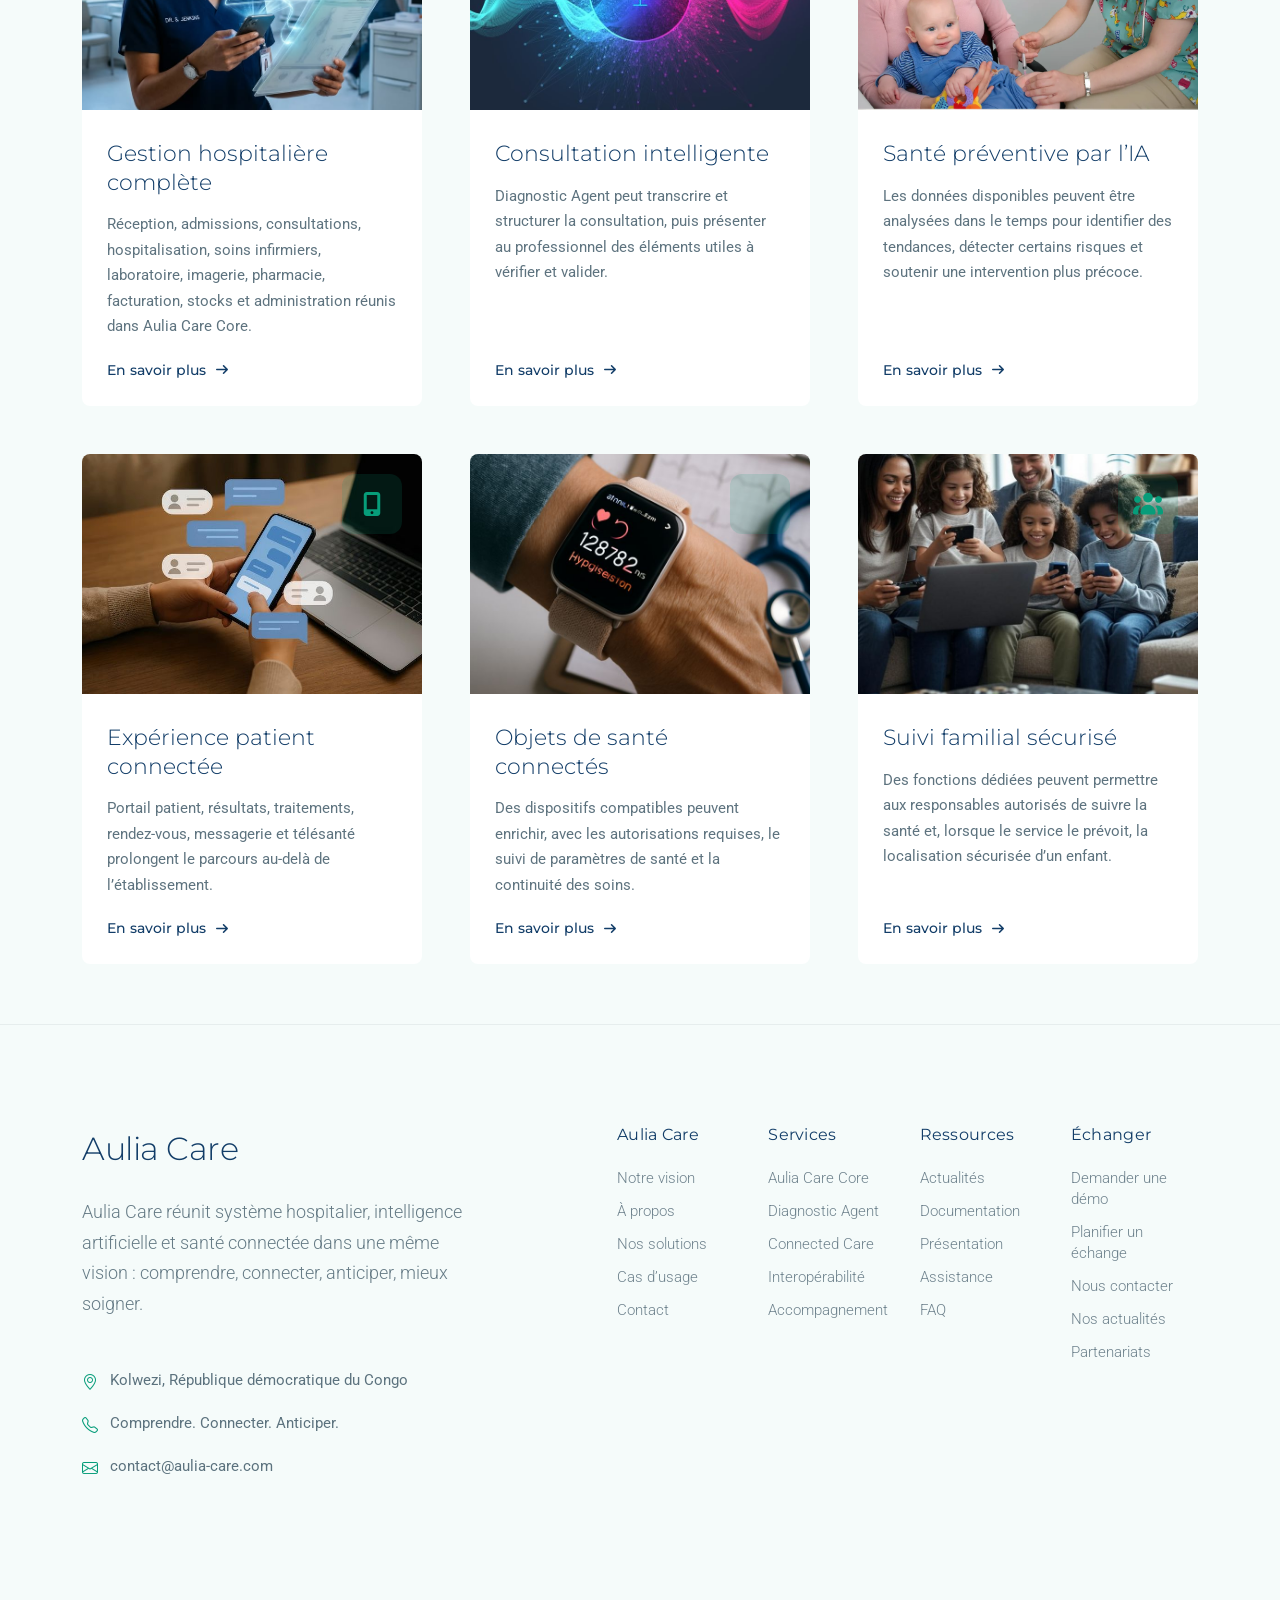
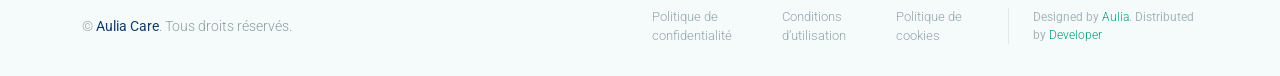
<file: departments.html>
<!DOCTYPE html>
<html lang="fr">

<head>
  <meta charset="utf-8">
  <meta content="width=device-width, initial-scale=1.0" name="viewport">
  <title>Nos solutions - Aulia Care</title>
  <meta name="description" content="Découvrez l’écosystème Aulia Care : Aulia Care Core, Diagnostic Agent et Connected Care, trois dimensions complémentaires pour l’établissement, les soins et la continuité du parcours de santé.">
  <meta name="keywords" content="Aulia Care Core, Diagnostic Agent, Connected Care, système hospitalier, intelligence artificielle santé, santé connectée, télésanté">

  <!-- Favicons -->
  <link href="assets/img/favicon.png" rel="icon">
  <link href="assets/img/apple-touch-icon.png" rel="apple-touch-icon">

  <!-- Fonts -->
  <link href="https://fonts.googleapis.com" rel="preconnect">
  <link href="https://fonts.gstatic.com" rel="preconnect" crossorigin>
  <link
    href="https://fonts.googleapis.com/css2?family=Roboto:ital,wght@0,100;0,300;0,400;0,500;0,700;0,900;1,100;1,300;1,400;1,500;1,700;1,900&family=Montserrat:ital,wght@0,100;0,200;0,300;0,400;0,500;0,600;0,700;0,800;0,900;1,100;1,200;1,300;1,400;1,500;1,600;1,700;1,800;1,900&family=Lato:ital,wght@0,100;0,300;0,400;0,700;0,900;1,100;1,300;1,400;1,700;1,900&display=swap"
    rel="stylesheet">

  <!-- Vendor CSS Files -->
  <link href="assets/vendor/bootstrap/css/bootstrap.min.css" rel="stylesheet">
  <link href="assets/vendor/bootstrap-icons/bootstrap-icons.css" rel="stylesheet">
  <link href="assets/vendor/aos/aos.css" rel="stylesheet">
  <link href="assets/vendor/glightbox/css/glightbox.min.css" rel="stylesheet">
  <link href="assets/vendor/fontawesome-free/css/all.min.css" rel="stylesheet">
  <link href="assets/vendor/swiper/swiper-bundle.min.css" rel="stylesheet">

  <!-- Main CSS File -->
  <link href="assets/css/main.css" rel="stylesheet">

  <!-- =======================================================
  * Template Name: Clinic
  * Template URL: https://bootstrapmade.com/clinic-bootstrap-template/
  * Updated: Jul 23 2025 with Bootstrap v5.3.7
  * Author: BootstrapMade.com
  * License: https://bootstrapmade.com/license/
  ======================================================== -->
</head>

<body class="departments-page">

  <header id="header" class="header fixed-top">

    <div class="topbar d-flex align-items-center dark-background">
      <div class="container d-flex justify-content-center justify-content-md-between">
        <div class="contact-info d-flex align-items-center">
          <i class="bi bi-envelope d-flex align-items-center"><a
              href="mailto:contact@aulia-care.com">contact@aulia-care.com</a></i>
          <i class="bi bi-phone d-flex align-items-center ms-4"><span>Comprendre. Connecter. Anticiper.</span></i>
        </div>
        <div class="social-links d-none d-md-flex align-items-center">
          <a href="#!" class="twitter"><i class="bi bi-twitter-x"></i></a>
          <a href="#!" class="facebook"><i class="bi bi-facebook"></i></a>
          <a href="#!" class="instagram"><i class="bi bi-instagram"></i></a>
          <a href="#!" class="linkedin"><i class="bi bi-linkedin"></i></a>
        </div>
      </div>
    </div><!-- End Top Bar -->

    <div class="branding d-flex align-items-cente">

      <div class="container position-relative d-flex align-items-center justify-content-between">
        <a href="index.html" class="logo d-flex align-items-center">
          <!-- Uncomment the line below if you also wish to use an image logo -->
          <!-- <img src="assets/img/logo.webp" alt=""> -->
          <h1 class="sitename">
            <img src="assets/img/logo.png" alt="">
          </h1>
        </a>

        <nav id="navmenu" class="navmenu">
          <ul>
            <li><a href="index.html">Acceuil</a></li>
            <li><a href="about.html">À propos de nous</a></li>
            <li><a href="departments.html" class="active">Nos solutions</a></li>
            <li><a href="services.html">Nos services</a></li>
            <li><a href="contact.html">Contactez-nous</a></li>
          </ul>
          <i class="mobile-nav-toggle d-xl-none bi bi-list"></i>
        </nav>

      </div>

    </div>

  </header>

  <main class="main">

    <!-- Page Title -->
    <div class="page-title">
      <div class="heading">
        <div class="container">
          <div class="row d-flex justify-content-center text-center">
            <div class="col-lg-8">
              <h1 class="heading-title">Nos solutions</h1>
              <p class="mb-0">
                Aulia Care réunit trois solutions complémentaires dans une même vision : faire fonctionner l’établissement,
                assister intelligemment les soins et prolonger la continuité de santé au-delà de ses murs.
              </p>
            </div>
          </div>
        </div>
      </div>
      <nav class="breadcrumbs">
        <div class="container">
          <ol>
            <li><a href="index.html">Accueil</a></li>
            <li class="current">Nos solutions</li>
          </ol>
        </div>
      </nav>
    </div><!-- End Page Title -->

    <!-- Departments Tabs Section -->
    <section id="departments-tabs" class="departments-tabs section">

      <div class="container" data-aos="fade-up" data-aos-delay="100">

        <div class="medical-specialties">
          <div class="row">
            <div class="col-12">
              <div class="specialty-navigation">
                <div class="nav nav-pills d-flex" id="specialty-tabs" role="tablist" data-aos="fade-up"
                  data-aos-delay="400">
                  <a class="nav-link department-tab active" id="neurology-tab" data-bs-toggle="pill"
                    href="#departments-tabs-neurology" role="tab" aria-controls="departments-tabs-neurology"
                    aria-selected="true" data-aos="fade-up" data-aos-delay="100">Aulia Care Core</a>
                  <a class="nav-link department-tab" id="surgery-tab" data-bs-toggle="pill"
                    href="#departments-tabs-surgery" role="tab" aria-controls="departments-tabs-surgery"
                    aria-selected="false" data-aos="fade-up" data-aos-delay="150">Diagnostic Agent</a>
                  <a class="nav-link department-tab" id="dental-tab" data-bs-toggle="pill"
                    href="#departments-tabs-dental" role="tab" aria-controls="departments-tabs-dental"
                    aria-selected="false" data-aos="fade-up" data-aos-delay="200">Connected Care</a>
                  <a class="nav-link department-tab" id="ophthalmology-tab" data-bs-toggle="pill"
                    href="#departments-tabs-ophthalmology" role="tab" aria-controls="departments-tabs-ophthalmology"
                    aria-selected="false" data-aos="fade-up" data-aos-delay="250">Interopérabilité</a>
                  <a class="nav-link department-tab" id="cardiology-tab" data-bs-toggle="pill"
                    href="#departments-tabs-cardiology" role="tab" aria-controls="departments-tabs-cardiology"
                    aria-selected="false" data-aos="fade-up" data-aos-delay="300">Sécurité & données</a>
                </div>
              </div>
            </div>

            <div class="col-12">
              <div class="tab-content department-content" id="specialty-content" data-aos="fade-up"
                data-aos-delay="500">

                <div class="tab-pane fade show active" id="departments-tabs-neurology" role="tabpanel"
                  aria-labelledby="neurology-tab">
                  <div class="row department-layout">
                    <div class="col-lg-4 order-lg-2">
                      <div class="department-image">
                        <img src="assets/img/health/core.jpg" alt="Aulia Care Core" class="img-fluid">
                      </div>
                    </div>
                    <div class="col-lg-8 order-lg-1">
                      <div class="department-info">
                        <h2 class="department-title">Aulia Care Core</h2>
                        <p class="department-description">Aulia Care Core centralise les activités cliniques et administratives de l’établissement au sein d’un même système. Il facilite la coordination des équipes et la continuité des informations, de l’admission du patient jusqu’au pilotage quotidien.</p>

                        <div class="row mt-4">
                          <div class="col-md-6">
                            <div class="service-item">
                              <div class="service-icon">
                                <i class="fas fa-hospital"></i>
                              </div>
                              <div class="service-content">
                                <h4>Réception & admissions</h4>
                                <p>Enregistrer, identifier, orienter et organiser l’entrée du patient dans son parcours.</p>
                              </div>
                            </div>
                          </div>
                          <div class="col-md-6">
                            <div class="service-item">
                              <div class="service-icon">
                                <i class="fas fa-notes-medical"></i>
                              </div>
                              <div class="service-content">
                                <h4>Parcours clinique</h4>
                                <p>Consultations, hospitalisation, soins infirmiers et continuité du dossier patient.</p>
                              </div>
                            </div>
                          </div>
                          <div class="col-md-6">
                            <div class="service-item">
                              <div class="service-icon">
                                <i class="fas fa-microscope"></i>
                              </div>
                              <div class="service-content">
                                <h4>Plateaux & services médicaux</h4>
                                <p>Laboratoire, imagerie, pharmacie et bloc opératoire reliés au même système.</p>
                              </div>
                            </div>
                          </div>
                          <div class="col-md-6">
                            <div class="service-item">
                              <div class="service-icon">
                                <i class="fas fa-chart-pie"></i>
                              </div>
                              <div class="service-content">
                                <h4>Gestion de l’établissement</h4>
                                <p>Facturation, stocks, logistique, ressources humaines, administration et pilotage.</p>
                              </div>
                            </div>
                          </div>
                        </div>
                      </div>
                    </div>
                  </div>
                </div><!-- End Neurology Tab -->

                <div class="tab-pane fade" id="departments-tabs-surgery" role="tabpanel" aria-labelledby="surgery-tab">
                  <div class="row department-layout">
                    <div class="col-lg-4 order-lg-2">
                      <div class="department-image">
                        <img src="assets/img/health/diagnostic.jpg" alt="Diagnostic Agent" class="img-fluid">
                      </div>
                    </div>
                    <div class="col-lg-8 order-lg-1">
                      <div class="department-info">
                        <h2 class="department-title">Diagnostic Agent</h2>
                        <p class="department-description">Diagnostic Agent accompagne les professionnels dans la documentation des consultations en transcrivant et en structurant les informations cliniques. Il peut faire ressortir des éléments utiles à examiner, tout en laissant l’analyse et les décisions au professionnel de santé.</p>

                        <div class="row mt-4">
                          <div class="col-md-6">
                            <div class="service-item">
                              <div class="service-icon">
                                <i class="fas fa-microphone-alt"></i>
                              </div>
                              <div class="service-content">
                                <h4>Transcription clinique</h4>
                                <p>Transformer la parole de la consultation en information exploitable et traçable.</p>
                              </div>
                            </div>
                          </div>
                          <div class="col-md-6">
                            <div class="service-item">
                              <div class="service-icon">
                                <i class="fas fa-brain"></i>
                              </div>
                              <div class="service-content">
                                <h4>Structuration intelligente</h4>
                                <p>Organiser automatiquement les éléments cliniques pertinents dans le bon contexte.</p>
                              </div>
                            </div>
                          </div>
                          <div class="col-md-6">
                            <div class="service-item">
                              <div class="service-icon">
                                <i class="fas fa-user-md"></i>
                              </div>
                              <div class="service-content">
                                <h4>Assistance à la décision</h4>
                                <p>Faire ressortir des éléments, tendances ou suggestions à vérifier par le professionnel.</p>
                              </div>
                            </div>
                          </div>
                          <div class="col-md-6">
                            <div class="service-item">
                              <div class="service-icon">
                                <i class="fas fa-chart-line"></i>
                              </div>
                              <div class="service-content">
                                <h4>Prévention & anticipation</h4>
                                <p>Exploiter les données disponibles dans le temps pour soutenir une action plus précoce.</p>
                              </div>
                            </div>
                          </div>
                        </div>
                      </div>
                    </div>
                  </div>
                </div><!-- End Surgery Tab -->

                <div class="tab-pane fade" id="departments-tabs-dental" role="tabpanel" aria-labelledby="dental-tab">
                  <div class="row department-layout">
                    <div class="col-lg-4 order-lg-2">
                      <div class="department-image">
                        <img src="assets/img/health/connected.jpg" alt="Connected Care" class="img-fluid">
                      </div>
                    </div>
                    <div class="col-lg-8 order-lg-1">
                      <div class="department-info">
                        <h2 class="department-title">Connected Care</h2>
                        <p class="department-description">Connected Care prolonge le parcours de soins en facilitant les échanges entre les patients et les professionnels autorisés. Selon les services disponibles, chacun peut retrouver des informations utiles, organiser un suivi à distance et partager des données de santé dans un cadre sécurisé.</p>

                        <div class="row mt-4">
                          <div class="col-md-6">
                            <div class="service-item">
                              <div class="service-icon">
                                <i class="fas fa-user-circle"></i>
                              </div>
                              <div class="service-content">
                                <h4>Portail patient</h4>
                                <p>Accéder aux informations utiles du parcours, aux rendez-vous, résultats et traitements.</p>
                              </div>
                            </div>
                          </div>
                          <div class="col-md-6">
                            <div class="service-item">
                              <div class="service-icon">
                                <i class="fas fa-video"></i>
                              </div>
                              <div class="service-content">
                                <h4>Télésanté</h4>
                                <p>Maintenir un lien à distance avec les professionnels et services de santé autorisés.</p>
                              </div>
                            </div>
                          </div>
                          <div class="col-md-6">
                            <div class="service-item">
                              <div class="service-icon">
                                <i class="fas fa-watch"></i>
                              </div>
                              <div class="service-content">
                                <h4>Objets de santé connectés</h4>
                                <p>Intégrer, avec consentement et selon les usages autorisés, des données issues de dispositifs compatibles.</p>
                              </div>
                            </div>
                          </div>
                          <div class="col-md-6">
                            <div class="service-item">
                              <div class="service-icon">
                                <i class="fas fa-child"></i>
                              </div>
                              <div class="service-content">
                                <h4>Suivi familial sécurisé</h4>
                                <p>Permettre des fonctions de suivi adaptées aux responsables autorisés, notamment pour les enfants.</p>
                              </div>
                            </div>
                          </div>
                        </div>
                      </div>
                    </div>
                  </div>
                </div><!-- End Dental Tab -->

                <div class="tab-pane fade" id="departments-tabs-ophthalmology" role="tabpanel"
                  aria-labelledby="ophthalmology-tab">
                  <div class="row department-layout">
                    <div class="col-lg-4 order-lg-2">
                      <div class="department-image">
                        <img src="assets/img/health/interopabilite.jpg" alt="Intégration & interopérabilité" class="img-fluid">
                      </div>
                    </div>
                    <div class="col-lg-8 order-lg-1">
                      <div class="department-info">
                        <h2 class="department-title">Intégration & interopérabilité</h2>
                        <p class="department-description">Aulia Care est conçu pour s’intégrer progressivement à l’écosystème numérique de chaque établissement. Les échanges avec les systèmes compatibles — notamment via HL7/FHIR ou DICOM selon les besoins — contribuent à mieux faire circuler les informations et à limiter les silos.</p>

                        <div class="row mt-4">
                          <div class="col-md-6">
                            <div class="service-item">
                              <div class="service-icon">
                                <i class="fas fa-exchange-alt"></i>
                              </div>
                              <div class="service-content">
                                <h4>HL7 / FHIR</h4>
                                <p>Préparer l’échange structuré de données de santé avec des systèmes compatibles.</p>
                              </div>
                            </div>
                          </div>
                          <div class="col-md-6">
                            <div class="service-item">
                              <div class="service-icon">
                                <i class="fas fa-x-ray"></i>
                              </div>
                              <div class="service-content">
                                <h4>DICOM & imagerie</h4>
                                <p>Relier les flux d’imagerie médicale et leurs informations au parcours clinique.</p>
                              </div>
                            </div>
                          </div>
                          <div class="col-md-6">
                            <div class="service-item">
                              <div class="service-icon">
                                <i class="fas fa-plug"></i>
                              </div>
                              <div class="service-content">
                                <h4>Systèmes tiers</h4>
                                <p>Prévoir l’intégration avec laboratoires, pharmacies, assurances et autres SIH.</p>
                              </div>
                            </div>
                          </div>
                          <div class="col-md-6">
                            <div class="service-item">
                              <div class="service-icon">
                                <i class="fas fa-project-diagram"></i>
                              </div>
                              <div class="service-content">
                                <h4>Architecture évolutive</h4>
                                <p>Faire évoluer les intégrations à mesure que l’écosystème et les besoins de l’établissement grandissent.</p>
                              </div>
                            </div>
                          </div>
                        </div>
                      </div>
                    </div>
                  </div>
                </div><!-- End Ophthalmology Tab -->

                <div class="tab-pane fade" id="departments-tabs-cardiology" role="tabpanel"
                  aria-labelledby="cardiology-tab">
                  <div class="row department-layout">
                    <div class="col-lg-4 order-lg-2">
                      <div class="department-image">
                        <img src="assets/img/health/security.jpg" alt="Sécurité, confidentialité & gouvernance des données" class="img-fluid">
                      </div>
                    </div>
                    <div class="col-lg-8 order-lg-1">
                      <div class="department-info">
                        <h2 class="department-title">Sécurité, confidentialité & gouvernance des données</h2>
                        <p class="department-description">La protection des informations de santé repose sur des accès encadrés, une traçabilité des opérations et des règles de gouvernance adaptées. Aulia Care vise à soutenir un usage responsable des données, avec des responsabilités définies et une supervision humaine des usages de l’intelligence artificielle.</p>

                        <div class="row mt-4">
                          <div class="col-md-6">
                            <div class="service-item">
                              <div class="service-icon">
                                <i class="fas fa-user-shield"></i>
                              </div>
                              <div class="service-content">
                                <h4>Contrôle des accès</h4>
                                <p>Limiter chaque accès aux responsabilités et autorisations réellement nécessaires.</p>
                              </div>
                            </div>
                          </div>
                          <div class="col-md-6">
                            <div class="service-item">
                              <div class="service-icon">
                                <i class="fas fa-chart-line"></i>
                              </div>
                              <div class="service-content">
                                <h4>Traçabilité & audit</h4>
                                <p>Conserver une visibilité sur les actions sensibles et les opérations importantes.</p>
                              </div>
                            </div>
                          </div>
                          <div class="col-md-6">
                            <div class="service-item">
                              <div class="service-icon">
                                <i class="fas fa-lock"></i>
                              </div>
                              <div class="service-content">
                                <h4>Protection des données</h4>
                                <p>Protéger les informations sensibles pendant leur stockage, leur traitement et leur circulation.</p>
                              </div>
                            </div>
                          </div>
                          <div class="col-md-6">
                            <div class="service-item">
                              <div class="service-icon">
                                <i class="fas fa-balance-scale"></i>
                              </div>
                              <div class="service-content">
                                <h4>Gouvernance responsable</h4>
                                <p>Encadrer les usages de la donnée et de l’IA avec validation humaine et responsabilités définies.</p>
                              </div>
                            </div>
                          </div>
                        </div>
                      </div>
                    </div>
                  </div>
                </div><!-- End Cardiology Tab -->

              </div>
            </div>
          </div>
        </div>

      </div>

    </section><!-- /Departments Tabs Section -->

    <!-- Departments Section -->
    <section id="departments" class="departments section">

      <div class="container" data-aos="fade-up" data-aos-delay="100">

        <div class="row g-5">

          <div class="col-lg-4 col-md-6" data-aos="fade-up" data-aos-delay="100">
            <div class="department-card">
              <div class="department-icon">
                <i class="fas fa-hospital"></i>
              </div>
              <div class="department-image">
                <img src="assets/img/health/traitements-2.jpg" alt="Sécurité, confidentialité & gouvernance des données" class="img-fluid">
              </div>
              <div class="department-content">
                <h3>Gestion hospitalière complète</h3>
                <p>Réception, admissions, consultations, hospitalisation, soins infirmiers, laboratoire, imagerie, pharmacie, facturation, stocks et administration réunis dans Aulia Care Core.</p>
                <a href="department-details-core.html" class="learn-more">
                  <span>En savoir plus</span>
                  <i class="fas fa-arrow-right"></i>
                </a>
              </div>
            </div>
          </div><!-- End Department Card -->

          <div class="col-lg-4 col-md-6" data-aos="fade-up" data-aos-delay="200">
            <div class="department-card">
              <div class="department-icon">
                <i class="fas fa-brain"></i>
              </div>
              <div class="department-image">
                <img src="assets/img/health/transcription.jpg" alt="Aulia Care Core" class="img-fluid">
              </div>
              <div class="department-content">
                <h3>Consultation intelligente</h3>
                <p>Diagnostic Agent peut transcrire et structurer la consultation, puis présenter au professionnel des éléments utiles à vérifier et valider.</p>
                <a href="department-details-ia.html" class="learn-more">
                  <span>En savoir plus</span>
                  <i class="fas fa-arrow-right"></i>
                </a>
              </div>
            </div>
          </div><!-- End Department Card -->

          <div class="col-lg-4 col-md-6" data-aos="fade-up" data-aos-delay="300">
            <div class="department-card">
              <div class="department-icon">
                <i class="fas fa-chart-line"></i>
              </div>
              <div class="department-image">
                <img src="assets/img/health/pediatrics-3.webp" alt="Santé préventive Aulia Care" class="img-fluid">
              </div>
              <div class="department-content">
                <h3>Santé préventive par l’IA</h3>
                <p>Les données disponibles peuvent être analysées dans le temps pour identifier des tendances, détecter certains risques et soutenir une intervention plus précoce.</p>
                <a href="department-details-ia.html" class="learn-more">
                  <span>En savoir plus</span>
                  <i class="fas fa-arrow-right"></i>
                </a>
              </div>
            </div>
          </div><!-- End Department Card -->

          <div class="col-lg-4 col-md-6" data-aos="fade-up" data-aos-delay="100">
            <div class="department-card">
              <div class="department-icon">
                <i class="fas fa-mobile-alt"></i>
              </div>
              <div class="department-image">
                <img src="assets/img/health/portail_patient-2.jpg" alt="Expérience patient Aulia Care" class="img-fluid">
              </div>
              <div class="department-content">
                <h3>Expérience patient connectée</h3>
                <p>Portail patient, résultats, traitements, rendez-vous, messagerie et télésanté prolongent le parcours au-delà de l’établissement.</p>
                <a href="department-details-connected.html" class="learn-more">
                  <span>En savoir plus</span>
                  <i class="fas fa-arrow-right"></i>
                </a>
              </div>
            </div>
          </div><!-- End Department Card -->

          <div class="col-lg-4 col-md-6" data-aos="fade-up" data-aos-delay="200">
            <div class="department-card">
              <div class="department-icon">
                <i class="fas fa-watch"></i>
              </div>
              <div class="department-image">
                <img src="assets/img/health/montre_connectee-2.jpg" alt="Objets de santé connectés Aulia Care" class="img-fluid">
              </div>
              <div class="department-content">
                <h3>Objets de santé connectés</h3>
                <p>Des dispositifs compatibles peuvent enrichir, avec les autorisations requises, le suivi de paramètres de santé et la continuité des soins.</p>
                <a href="department-details-connected.html" class="learn-more">
                  <span>En savoir plus</span>
                  <i class="fas fa-arrow-right"></i>
                </a>
              </div>
            </div>
          </div><!-- End Department Card -->

          <div class="col-lg-4 col-md-6" data-aos="fade-up" data-aos-delay="300">
            <div class="department-card">
              <div class="department-icon">
                <i class="fas fa-users"></i>
              </div>
              <div class="department-image">
                <img src="assets/img/health/famille-1.jpg" alt="Suivi familial Aulia Care" class="img-fluid">
              </div>
              <div class="department-content">
                <h3>Suivi familial sécurisé</h3>
                <p>Des fonctions dédiées peuvent permettre aux responsables autorisés de suivre la santé et, lorsque le service le prévoit, la localisation sécurisée d’un enfant.</p>
                <a href="department-details-connected.html" class="learn-more">
                  <span>En savoir plus</span>
                  <i class="fas fa-arrow-right"></i>
                </a>
              </div>
            </div>
          </div><!-- End Department Card -->

        </div>

      </div>

    </section><!-- /Departments Section -->

  </main>

  <footer id="footer" class="footer-16 footer position-relative">

    <div class="container">

      <div class="footer-main" data-aos="fade-up" data-aos-delay="100">
        <div class="row align-items-start">

          <div class="col-lg-5">
            <div class="brand-section">
              <a href="index.html" class="logo d-flex align-items-center mb-4">
                <span class="sitename">Aulia Care</span>
              </a>
              <p class="brand-description">Aulia Care réunit système hospitalier, intelligence artificielle et santé connectée dans une même vision : comprendre, connecter, anticiper, mieux soigner.</p>

              <div class="contact-info mt-5">
                <div class="contact-item">
                  <i class="bi bi-geo-alt"></i>
                  <span>Kolwezi, République démocratique du Congo</span>
                </div>
                <div class="contact-item">
                  <i class="bi bi-telephone"></i>
                  <span>Comprendre. Connecter. Anticiper.</span>
                </div>
                <div class="contact-item">
                  <i class="bi bi-envelope"></i>
                  <span>contact@aulia-care.com</span>
                </div>
              </div>
            </div>
          </div>

          <div class="col-lg-7">
            <div class="footer-nav-wrapper">
              <div class="row">

                <div class="col-6 col-lg-3">
                  <div class="nav-column">
                    <h6>Aulia Care</h6>
                    <nav class="footer-nav">
                      <a href="#!">Notre vision</a>
                      <a href="#!">À propos</a>
                      <a href="#!">Nos solutions</a>
                      <a href="#!">Cas d’usage</a>
                      <a href="#!">Contact</a>
                    </nav>
                  </div>
                </div>

                <div class="col-6 col-lg-3">
                  <div class="nav-column">
                    <h6>Services</h6>
                    <nav class="footer-nav">
                      <a href="#!">Aulia Care Core</a>
                      <a href="#!">Diagnostic Agent</a>
                      <a href="#!">Connected Care</a>
                      <a href="#!">Interopérabilité</a>
                      <a href="#!">Accompagnement</a>
                    </nav>
                  </div>
                </div>

                <div class="col-6 col-lg-3">
                  <div class="nav-column">
                    <h6>Ressources</h6>
                    <nav class="footer-nav">
                      <a href="#!">Actualités</a>
                      <a href="#!">Documentation</a>
                      <a href="#!">Présentation</a>
                      <a href="#!">Assistance</a>
                      <a href="#!">FAQ</a>
                    </nav>
                  </div>
                </div>

                <div class="col-6 col-lg-3">
                  <div class="nav-column">
                    <h6>Échanger</h6>
                    <nav class="footer-nav">
                      <a href="#!">Demander une démo</a>
                      <a href="#!">Planifier un échange</a>
                      <a href="#!">Nous contacter</a>
                      <a href="#!">Nos actualités</a>
                      <a href="#!">Partenariats</a>
                    </nav>
                  </div>
                </div>

              </div>
            </div>
          </div>

        </div>
      </div>

    </div>

    <div class="footer-bottom">
      <div class="container">
        <div class="bottom-content" data-aos="fade-up" data-aos-delay="300">
          <div class="row align-items-center">

            <div class="col-lg-6">
              <div class="copyright">
                <p>© <span class="sitename">Aulia Care</span>. Tous droits réservés.</p>
              </div>
            </div>

            <div class="col-lg-6">
              <div class="legal-links">
                <a href="#!">Politique de confidentialité</a>
                <a href="#!">Conditions d’utilisation</a>
                <a href="#!">Politique de cookies</a>
                <div class="credits">
                  <!-- All the links in the footer should remain intact. -->
                  <!-- You can delete the links only if you've purchased the pro version. -->
                  <!-- Licensing information: https://bootstrapmade.com/license/ -->
                  <!-- Purchase the pro version with working PHP/AJAX contact form: [buy-url] -->
                  Designed by <a href="https://aulia-sas.com">Aulia</a>. Distributed by <a tel="+243848621712" target="_blank">Developer</a>
                </div>
              </div>
            </div>

          </div>
        </div>
      </div>
    </div>

  </footer>

  <!-- Scroll Top -->
  <a href="#!" id="scroll-top" class="scroll-top d-flex align-items-center justify-content-center"><i
      class="bi bi-arrow-up-short"></i></a>

  <!-- Preloader -->
  <div id="preloader"></div>

  <!-- Vendor JS Files -->
  <script src="assets/vendor/bootstrap/js/bootstrap.bundle.min.js"></script>
  <script src="assets/vendor/php-email-form/validate.js"></script>
  <script src="assets/vendor/aos/aos.js"></script>
  <script src="assets/vendor/glightbox/js/glightbox.min.js"></script>
  <script src="assets/vendor/purecounter/purecounter_vanilla.js"></script>
  <script src="assets/vendor/swiper/swiper-bundle.min.js"></script>

  <!-- Main JS File -->
  <script src="assets/js/main.js"></script>

</body>

</html>
</file>
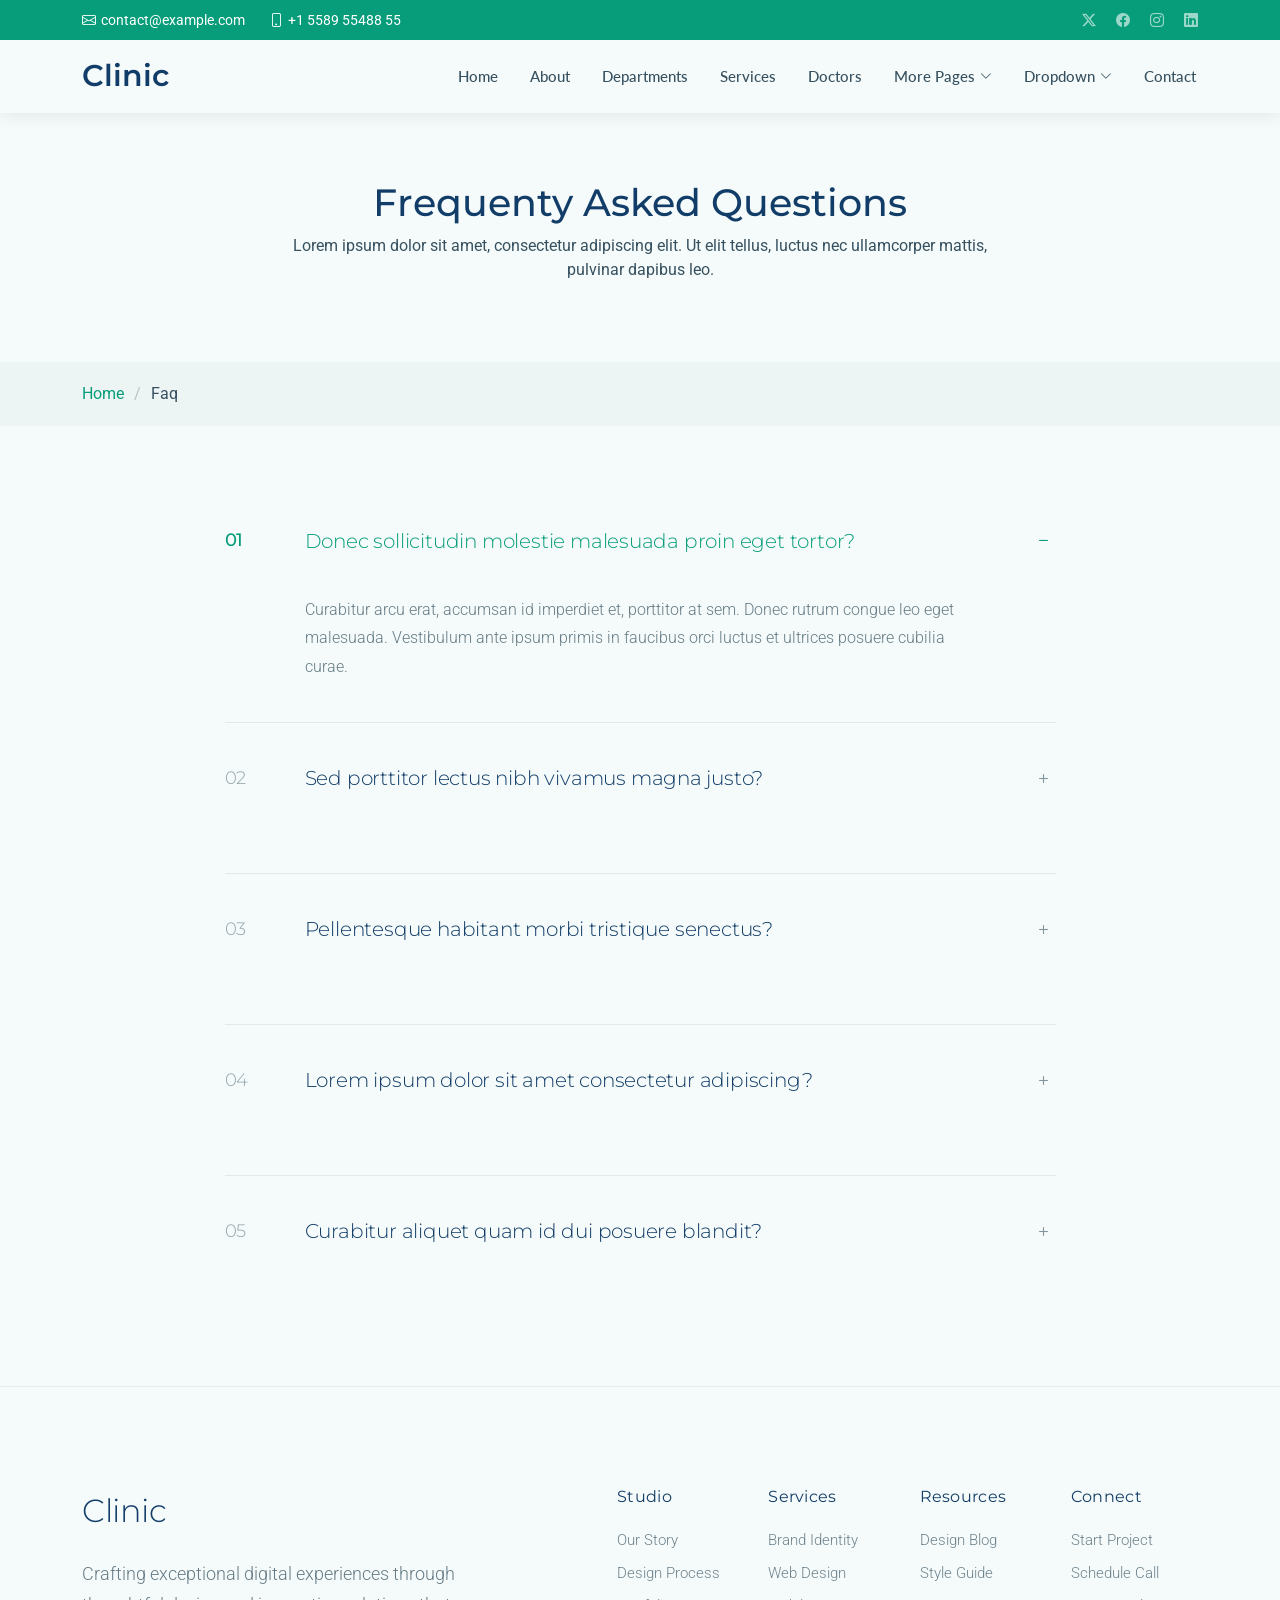
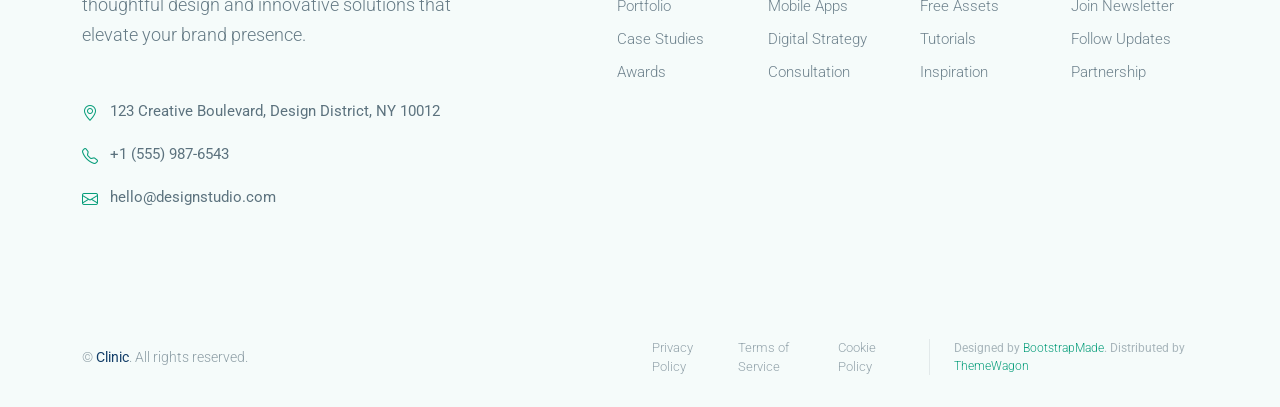
<file: faq.html>
<!DOCTYPE html>
<html lang="en">

<head>
  <meta charset="utf-8">
  <meta content="width=device-width, initial-scale=1.0" name="viewport">
  <title>Faq - Clinic Bootstrap Template</title>
  <meta name="description" content="">
  <meta name="keywords" content="">

  <!-- Favicons -->
  <link href="assets/img/favicon.png" rel="icon">
  <link href="assets/img/apple-touch-icon.png" rel="apple-touch-icon">

  <!-- Fonts -->
  <link href="https://fonts.googleapis.com" rel="preconnect">
  <link href="https://fonts.gstatic.com" rel="preconnect" crossorigin>
  <link
    href="https://fonts.googleapis.com/css2?family=Roboto:ital,wght@0,100;0,300;0,400;0,500;0,700;0,900;1,100;1,300;1,400;1,500;1,700;1,900&family=Montserrat:ital,wght@0,100;0,200;0,300;0,400;0,500;0,600;0,700;0,800;0,900;1,100;1,200;1,300;1,400;1,500;1,600;1,700;1,800;1,900&family=Lato:ital,wght@0,100;0,300;0,400;0,700;0,900;1,100;1,300;1,400;1,700;1,900&display=swap"
    rel="stylesheet">

  <!-- Vendor CSS Files -->
  <link href="assets/vendor/bootstrap/css/bootstrap.min.css" rel="stylesheet">
  <link href="assets/vendor/bootstrap-icons/bootstrap-icons.css" rel="stylesheet">
  <link href="assets/vendor/aos/aos.css" rel="stylesheet">
  <link href="assets/vendor/glightbox/css/glightbox.min.css" rel="stylesheet">
  <link href="assets/vendor/fontawesome-free/css/all.min.css" rel="stylesheet">
  <link href="assets/vendor/swiper/swiper-bundle.min.css" rel="stylesheet">

  <!-- Main CSS File -->
  <link href="assets/css/main.css" rel="stylesheet">

  <!-- =======================================================
  * Template Name: Clinic
  * Template URL: https://bootstrapmade.com/clinic-bootstrap-template/
  * Updated: Jul 23 2025 with Bootstrap v5.3.7
  * Author: BootstrapMade.com
  * License: https://bootstrapmade.com/license/
  ======================================================== -->
</head>

<body class="faq-page">

  <header id="header" class="header fixed-top">

    <div class="topbar d-flex align-items-center dark-background">
      <div class="container d-flex justify-content-center justify-content-md-between">
        <div class="contact-info d-flex align-items-center">
          <i class="bi bi-envelope d-flex align-items-center"><a
              href="mailto:contact@example.com">contact@example.com</a></i>
          <i class="bi bi-phone d-flex align-items-center ms-4"><span>+1 5589 55488 55</span></i>
        </div>
        <div class="social-links d-none d-md-flex align-items-center">
          <a href="#!" class="twitter"><i class="bi bi-twitter-x"></i></a>
          <a href="#!" class="facebook"><i class="bi bi-facebook"></i></a>
          <a href="#!" class="instagram"><i class="bi bi-instagram"></i></a>
          <a href="#!" class="linkedin"><i class="bi bi-linkedin"></i></a>
        </div>
      </div>
    </div><!-- End Top Bar -->

    <div class="branding d-flex align-items-cente">

      <div class="container position-relative d-flex align-items-center justify-content-between">
        <a href="index.html" class="logo d-flex align-items-center">
          <!-- Uncomment the line below if you also wish to use an image logo -->
          <!-- <img src="assets/img/logo.webp" alt=""> -->
          <h1 class="sitename">Clinic</h1>
        </a>

        <nav id="navmenu" class="navmenu">
          <ul>
            <li><a href="index.html">Home</a></li>
            <li><a href="about.html">About</a></li>
            <li><a href="departments.html">Departments</a></li>
            <li><a href="services.html">Services</a></li>
            <li><a href="doctors.html">Doctors</a></li>
            <li class="dropdown"><a href="#"><span>More Pages</span> <i
                  class="bi bi-chevron-down toggle-dropdown"></i></a>
              <ul>
                <li><a href="department-details.html">Department Details</a></li>
                <li><a href="service-details.html">Service Details</a></li>
                <li><a href="appointment.html">Appointment</a></li>
                <li><a href="testimonials.html">Testimonials</a></li>
                <li><a href="faq.html" class="active">Frequently Asked Questions</a></li>
                <li><a href="gallery.html">Gallery</a></li>
                <li><a href="terms.html">Terms</a></li>
                <li><a href="privacy.html">Privacy</a></li>
                <li><a href="404.html">404</a></li>
              </ul>
            </li>
            <li class="dropdown"><a href="#"><span>Dropdown</span> <i
                  class="bi bi-chevron-down toggle-dropdown"></i></a>
              <ul>
                <li><a href="#">Dropdown 1</a></li>
                <li class="dropdown"><a href="#"><span>Deep Dropdown</span> <i
                      class="bi bi-chevron-down toggle-dropdown"></i></a>
                  <ul>
                    <li><a href="#">Deep Dropdown 1</a></li>
                    <li><a href="#">Deep Dropdown 2</a></li>
                    <li><a href="#">Deep Dropdown 3</a></li>
                    <li><a href="#">Deep Dropdown 4</a></li>
                    <li><a href="#">Deep Dropdown 5</a></li>
                  </ul>
                </li>
                <li><a href="#">Dropdown 2</a></li>
                <li><a href="#">Dropdown 3</a></li>
                <li><a href="#">Dropdown 4</a></li>
              </ul>
            </li>
            <li><a href="contact.html">Contact</a></li>
          </ul>
          <i class="mobile-nav-toggle d-xl-none bi bi-list"></i>
        </nav>

      </div>

    </div>

  </header>

  <main class="main">

    <!-- Page Title -->
    <div class="page-title">
      <div class="heading">
        <div class="container">
          <div class="row d-flex justify-content-center text-center">
            <div class="col-lg-8">
              <h1 class="heading-title">Frequenty Asked Questions</h1>
              <p class="mb-0">Lorem ipsum dolor sit amet, consectetur adipiscing elit. Ut elit tellus, luctus nec
                ullamcorper mattis, pulvinar dapibus leo.</p>
            </div>
          </div>
        </div>
      </div>
      <nav class="breadcrumbs">
        <div class="container">
          <ol>
            <li><a href="index.html">Home</a></li>
            <li class="current">Faq</li>
          </ol>
        </div>
      </nav>
    </div><!-- End Page Title -->

    <!-- Faq Section -->
    <section id="faq" class="faq section">

      <div class="container" data-aos="fade-up" data-aos-delay="100">

        <div class="row justify-content-center">
          <div class="col-lg-9">

            <div class="faq-wrapper">

              <div class="faq-item faq-active" data-aos="fade-up" data-aos-delay="150">
                <div class="faq-header">
                  <span class="faq-number">01</span>
                  <h4>Donec sollicitudin molestie malesuada proin eget tortor?</h4>
                  <div class="faq-toggle">
                    <i class="bi bi-plus"></i>
                    <i class="bi bi-dash"></i>
                  </div>
                </div>
                <div class="faq-content">
                  <div class="content-inner">
                    <p>Curabitur arcu erat, accumsan id imperdiet et, porttitor at sem. Donec rutrum congue leo eget
                      malesuada. Vestibulum ante ipsum primis in faucibus orci luctus et ultrices posuere cubilia curae.
                    </p>
                  </div>
                </div>
              </div><!-- End FAQ Item -->

              <div class="faq-item" data-aos="fade-up" data-aos-delay="200">
                <div class="faq-header">
                  <span class="faq-number">02</span>
                  <h4>Sed porttitor lectus nibh vivamus magna justo?</h4>
                  <div class="faq-toggle">
                    <i class="bi bi-plus"></i>
                    <i class="bi bi-dash"></i>
                  </div>
                </div>
                <div class="faq-content">
                  <div class="content-inner">
                    <p>Nulla porttitor accumsan tincidunt. Mauris blandit aliquet elit, eget tincidunt nibh pulvinar a.
                      Cras ultricies ligula sed magna dictum porta. Vivamus suscipit tortor eget felis porttitor
                      volutpat.</p>
                  </div>
                </div>
              </div><!-- End FAQ Item -->

              <div class="faq-item" data-aos="fade-up" data-aos-delay="250">
                <div class="faq-header">
                  <span class="faq-number">03</span>
                  <h4>Pellentesque habitant morbi tristique senectus?</h4>
                  <div class="faq-toggle">
                    <i class="bi bi-plus"></i>
                    <i class="bi bi-dash"></i>
                  </div>
                </div>
                <div class="faq-content">
                  <div class="content-inner">
                    <p>Quisque velit nisi, pretium ut lacinia in, elementum id enim. Vestibulum ac diam sit amet quam
                      vehicula elementum sed sit amet dui. Donec sollicitudin molestie malesuada.</p>
                  </div>
                </div>
              </div><!-- End FAQ Item -->

              <div class="faq-item" data-aos="fade-up" data-aos-delay="300">
                <div class="faq-header">
                  <span class="faq-number">04</span>
                  <h4>Lorem ipsum dolor sit amet consectetur adipiscing?</h4>
                  <div class="faq-toggle">
                    <i class="bi bi-plus"></i>
                    <i class="bi bi-dash"></i>
                  </div>
                </div>
                <div class="faq-content">
                  <div class="content-inner">
                    <p>Sed ut perspiciatis unde omnis iste natus error sit voluptatem accusantium doloremque laudantium.
                      Totam rem aperiam, eaque ipsa quae ab illo inventore veritatis et quasi architecto.</p>
                  </div>
                </div>
              </div><!-- End FAQ Item -->

              <div class="faq-item" data-aos="fade-up" data-aos-delay="350">
                <div class="faq-header">
                  <span class="faq-number">05</span>
                  <h4>Curabitur aliquet quam id dui posuere blandit?</h4>
                  <div class="faq-toggle">
                    <i class="bi bi-plus"></i>
                    <i class="bi bi-dash"></i>
                  </div>
                </div>
                <div class="faq-content">
                  <div class="content-inner">
                    <p>At vero eos et accusamus et iusto odio dignissimos ducimus qui blanditiis praesentium voluptatum
                      deleniti atque corrupti quos dolores et quas molestias excepturi sint occaecati.</p>
                  </div>
                </div>
              </div><!-- End FAQ Item -->

            </div>

          </div>
        </div>

      </div>

    </section><!-- /Faq Section -->

  </main>

  <footer id="footer" class="footer-16 footer position-relative">

    <div class="container">

      <div class="footer-main" data-aos="fade-up" data-aos-delay="100">
        <div class="row align-items-start">

          <div class="col-lg-5">
            <div class="brand-section">
              <a href="index.html" class="logo d-flex align-items-center mb-4">
                <span class="sitename">Clinic</span>
              </a>
              <p class="brand-description">Crafting exceptional digital experiences through thoughtful design and
                innovative solutions that elevate your brand presence.</p>

              <div class="contact-info mt-5">
                <div class="contact-item">
                  <i class="bi bi-geo-alt"></i>
                  <span>123 Creative Boulevard, Design District, NY 10012</span>
                </div>
                <div class="contact-item">
                  <i class="bi bi-telephone"></i>
                  <span>+1 (555) 987-6543</span>
                </div>
                <div class="contact-item">
                  <i class="bi bi-envelope"></i>
                  <span>hello@designstudio.com</span>
                </div>
              </div>
            </div>
          </div>

          <div class="col-lg-7">
            <div class="footer-nav-wrapper">
              <div class="row">

                <div class="col-6 col-lg-3">
                  <div class="nav-column">
                    <h6>Studio</h6>
                    <nav class="footer-nav">
                      <a href="#!">Our Story</a>
                      <a href="#!">Design Process</a>
                      <a href="#!">Portfolio</a>
                      <a href="#!">Case Studies</a>
                      <a href="#!">Awards</a>
                    </nav>
                  </div>
                </div>

                <div class="col-6 col-lg-3">
                  <div class="nav-column">
                    <h6>Services</h6>
                    <nav class="footer-nav">
                      <a href="#!">Brand Identity</a>
                      <a href="#!">Web Design</a>
                      <a href="#!">Mobile Apps</a>
                      <a href="#!">Digital Strategy</a>
                      <a href="#!">Consultation</a>
                    </nav>
                  </div>
                </div>

                <div class="col-6 col-lg-3">
                  <div class="nav-column">
                    <h6>Resources</h6>
                    <nav class="footer-nav">
                      <a href="#!">Design Blog</a>
                      <a href="#!">Style Guide</a>
                      <a href="#!">Free Assets</a>
                      <a href="#!">Tutorials</a>
                      <a href="#!">Inspiration</a>
                    </nav>
                  </div>
                </div>

                <div class="col-6 col-lg-3">
                  <div class="nav-column">
                    <h6>Connect</h6>
                    <nav class="footer-nav">
                      <a href="#!">Start Project</a>
                      <a href="#!">Schedule Call</a>
                      <a href="#!">Join Newsletter</a>
                      <a href="#!">Follow Updates</a>
                      <a href="#!">Partnership</a>
                    </nav>
                  </div>
                </div>

              </div>
            </div>
          </div>

        </div>
      </div>

    </div>

    <div class="footer-bottom">
      <div class="container">
        <div class="bottom-content" data-aos="fade-up" data-aos-delay="300">
          <div class="row align-items-center">

            <div class="col-lg-6">
              <div class="copyright">
                <p>© <span class="sitename">Clinic</span>. All rights reserved.</p>
              </div>
            </div>

            <div class="col-lg-6">
              <div class="legal-links">
                <a href="#!">Privacy Policy</a>
                <a href="#!">Terms of Service</a>
                <a href="#!">Cookie Policy</a>
                <div class="credits">
                  <!-- All the links in the footer should remain intact. -->
                  <!-- You can delete the links only if you've purchased the pro version. -->
                  <!-- Licensing information: https://bootstrapmade.com/license/ -->
                  <!-- Purchase the pro version with working PHP/AJAX contact form: [buy-url] -->
                  Designed by <a href="https://bootstrapmade.com/">BootstrapMade</a>. Distributed by <a
                    href="https://themewagon.com" target="_blank">ThemeWagon</a>
                </div>
              </div>
            </div>

          </div>
        </div>
      </div>
    </div>

  </footer>

  <!-- Scroll Top -->
  <a href="#!" id="scroll-top" class="scroll-top d-flex align-items-center justify-content-center"><i
      class="bi bi-arrow-up-short"></i></a>

  <!-- Preloader -->
  <div id="preloader"></div>

  <!-- Vendor JS Files -->
  <script src="assets/vendor/bootstrap/js/bootstrap.bundle.min.js"></script>
  <script src="assets/vendor/php-email-form/validate.js"></script>
  <script src="assets/vendor/aos/aos.js"></script>
  <script src="assets/vendor/glightbox/js/glightbox.min.js"></script>
  <script src="assets/vendor/purecounter/purecounter_vanilla.js"></script>
  <script src="assets/vendor/swiper/swiper-bundle.min.js"></script>

  <!-- Main JS File -->
  <script src="assets/js/main.js"></script>

</body>

</html>
</file>
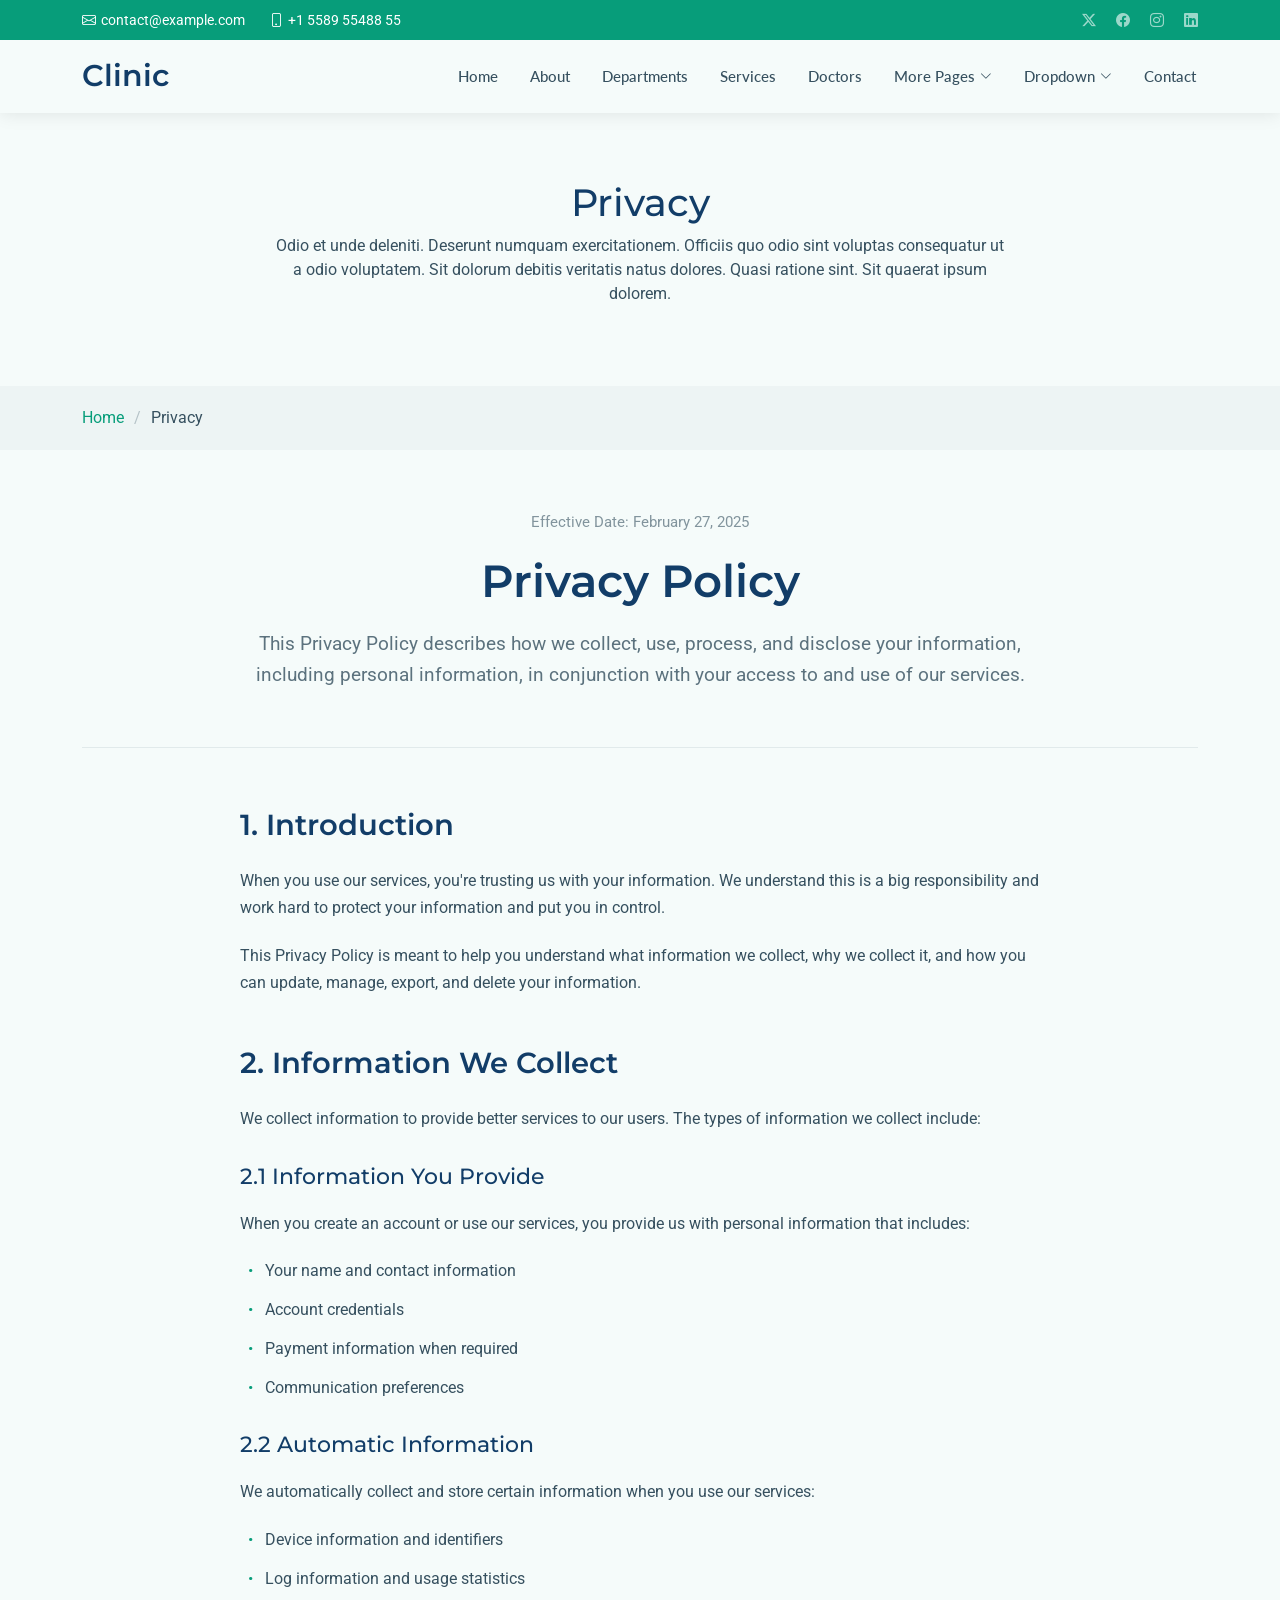
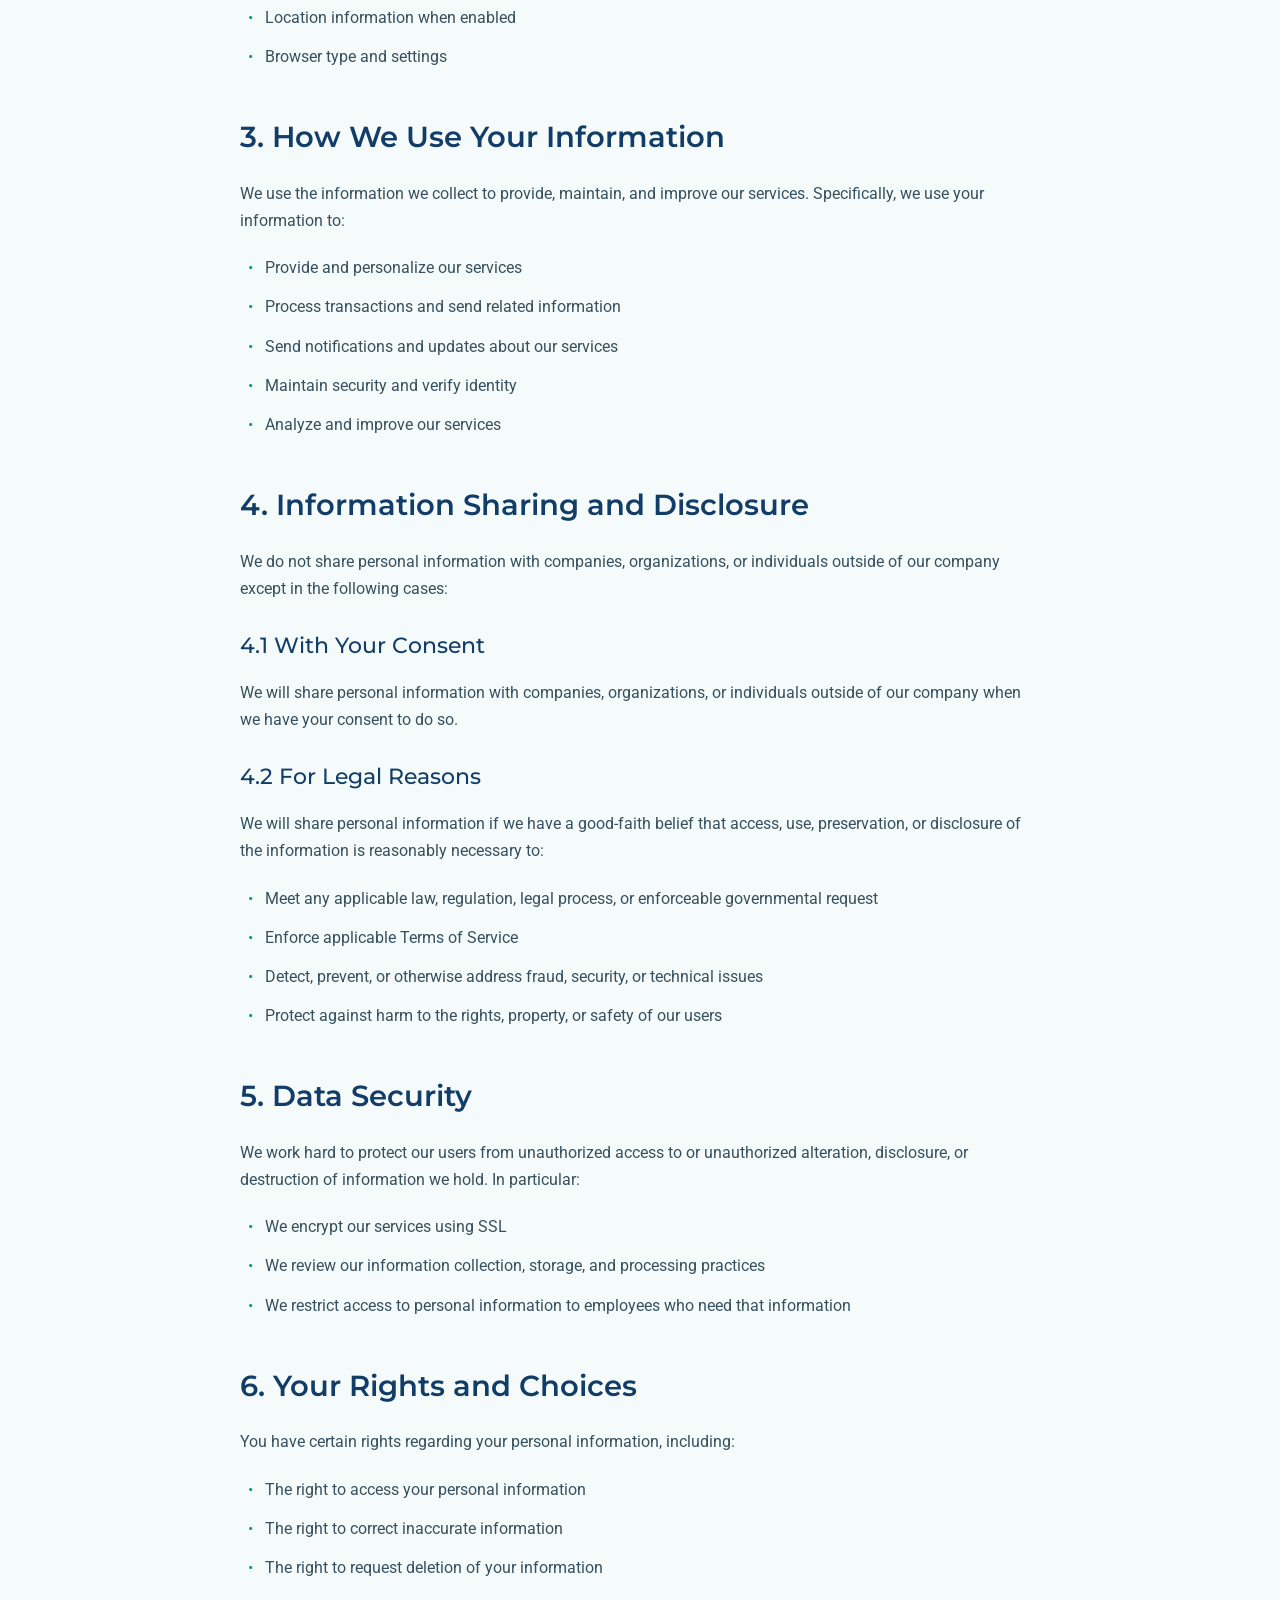
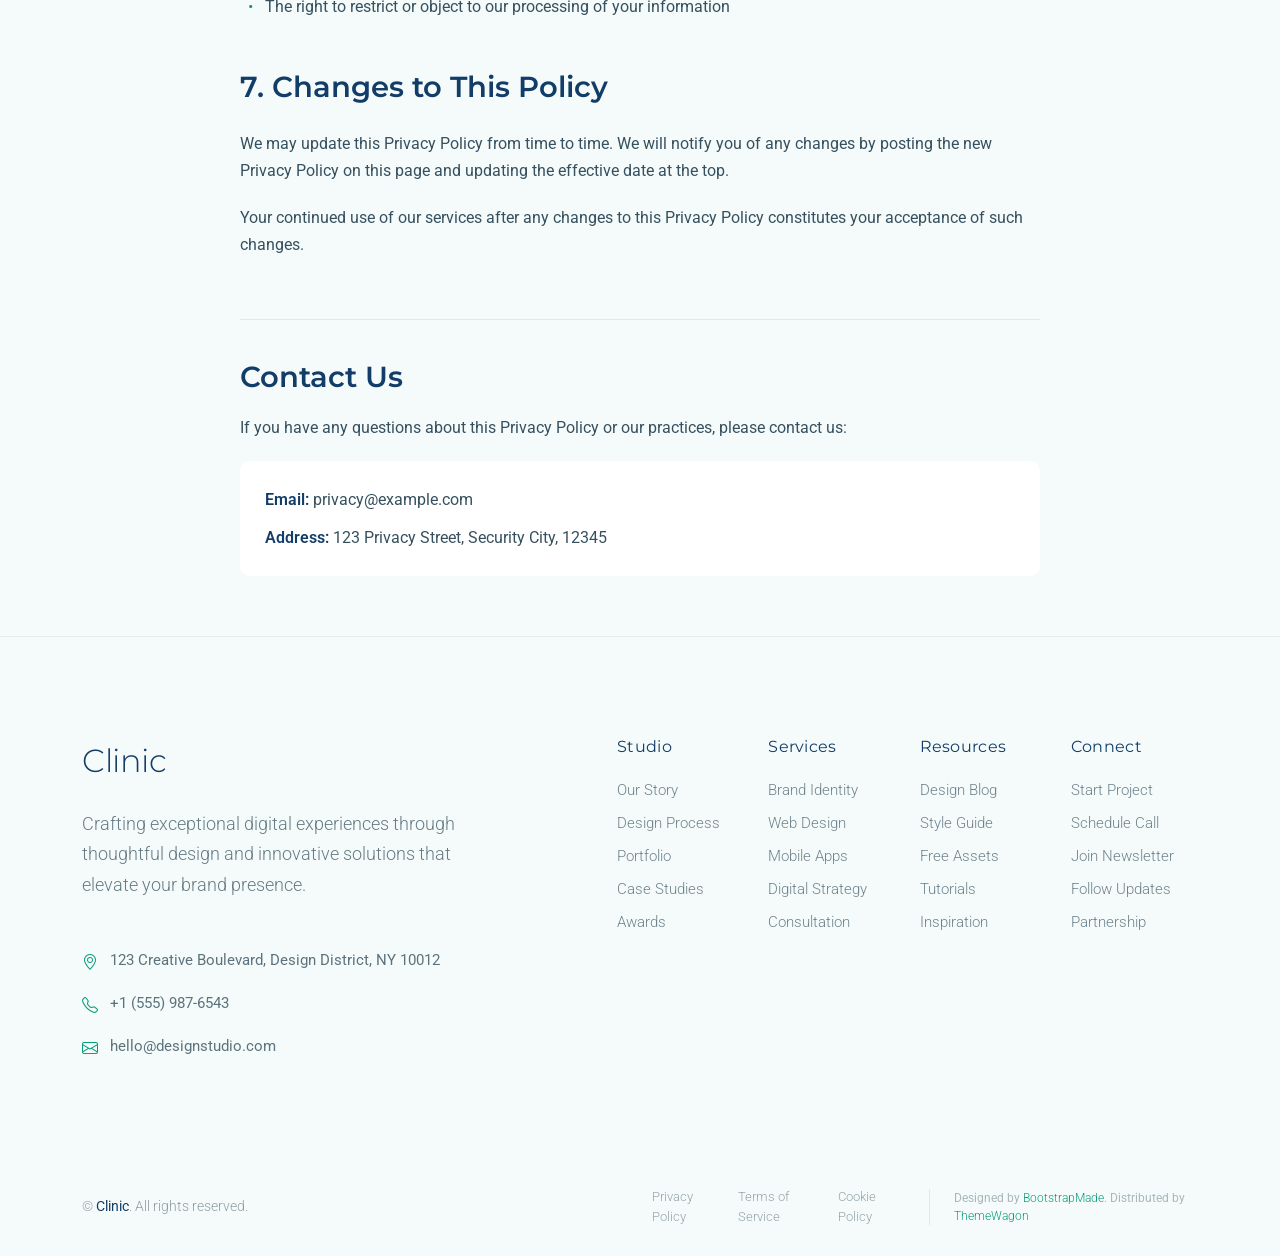
<file: privacy.html>
<!DOCTYPE html>
<html lang="en">

<head>
  <meta charset="utf-8">
  <meta content="width=device-width, initial-scale=1.0" name="viewport">
  <title>Privacy - Clinic Bootstrap Template</title>
  <meta name="description" content="">
  <meta name="keywords" content="">

  <!-- Favicons -->
  <link href="assets/img/favicon.png" rel="icon">
  <link href="assets/img/apple-touch-icon.png" rel="apple-touch-icon">

  <!-- Fonts -->
  <link href="https://fonts.googleapis.com" rel="preconnect">
  <link href="https://fonts.gstatic.com" rel="preconnect" crossorigin>
  <link
    href="https://fonts.googleapis.com/css2?family=Roboto:ital,wght@0,100;0,300;0,400;0,500;0,700;0,900;1,100;1,300;1,400;1,500;1,700;1,900&family=Montserrat:ital,wght@0,100;0,200;0,300;0,400;0,500;0,600;0,700;0,800;0,900;1,100;1,200;1,300;1,400;1,500;1,600;1,700;1,800;1,900&family=Lato:ital,wght@0,100;0,300;0,400;0,700;0,900;1,100;1,300;1,400;1,700;1,900&display=swap"
    rel="stylesheet">

  <!-- Vendor CSS Files -->
  <link href="assets/vendor/bootstrap/css/bootstrap.min.css" rel="stylesheet">
  <link href="assets/vendor/bootstrap-icons/bootstrap-icons.css" rel="stylesheet">
  <link href="assets/vendor/aos/aos.css" rel="stylesheet">
  <link href="assets/vendor/glightbox/css/glightbox.min.css" rel="stylesheet">
  <link href="assets/vendor/fontawesome-free/css/all.min.css" rel="stylesheet">
  <link href="assets/vendor/swiper/swiper-bundle.min.css" rel="stylesheet">

  <!-- Main CSS File -->
  <link href="assets/css/main.css" rel="stylesheet">

  <!-- =======================================================
  * Template Name: Clinic
  * Template URL: https://bootstrapmade.com/clinic-bootstrap-template/
  * Updated: Jul 23 2025 with Bootstrap v5.3.7
  * Author: BootstrapMade.com
  * License: https://bootstrapmade.com/license/
  ======================================================== -->
</head>

<body class="privacy-page">

  <header id="header" class="header fixed-top">

    <div class="topbar d-flex align-items-center dark-background">
      <div class="container d-flex justify-content-center justify-content-md-between">
        <div class="contact-info d-flex align-items-center">
          <i class="bi bi-envelope d-flex align-items-center"><a
              href="mailto:contact@example.com">contact@example.com</a></i>
          <i class="bi bi-phone d-flex align-items-center ms-4"><span>+1 5589 55488 55</span></i>
        </div>
        <div class="social-links d-none d-md-flex align-items-center">
          <a href="#!" class="twitter"><i class="bi bi-twitter-x"></i></a>
          <a href="#!" class="facebook"><i class="bi bi-facebook"></i></a>
          <a href="#!" class="instagram"><i class="bi bi-instagram"></i></a>
          <a href="#!" class="linkedin"><i class="bi bi-linkedin"></i></a>
        </div>
      </div>
    </div><!-- End Top Bar -->

    <div class="branding d-flex align-items-cente">

      <div class="container position-relative d-flex align-items-center justify-content-between">
        <a href="index.html" class="logo d-flex align-items-center">
          <!-- Uncomment the line below if you also wish to use an image logo -->
          <!-- <img src="assets/img/logo.webp" alt=""> -->
          <h1 class="sitename">Clinic</h1>
        </a>

        <nav id="navmenu" class="navmenu">
          <ul>
            <li><a href="index.html">Home</a></li>
            <li><a href="about.html">About</a></li>
            <li><a href="departments.html">Departments</a></li>
            <li><a href="services.html">Services</a></li>
            <li><a href="doctors.html">Doctors</a></li>
            <li class="dropdown"><a href="#"><span>More Pages</span> <i
                  class="bi bi-chevron-down toggle-dropdown"></i></a>
              <ul>
                <li><a href="department-details.html">Department Details</a></li>
                <li><a href="service-details.html">Service Details</a></li>
                <li><a href="appointment.html">Appointment</a></li>
                <li><a href="testimonials.html">Testimonials</a></li>
                <li><a href="faq.html">Frequently Asked Questions</a></li>
                <li><a href="gallery.html">Gallery</a></li>
                <li><a href="terms.html">Terms</a></li>
                <li><a href="privacy.html" class="active">Privacy</a></li>
                <li><a href="404.html">404</a></li>
              </ul>
            </li>
            <li class="dropdown"><a href="#"><span>Dropdown</span> <i
                  class="bi bi-chevron-down toggle-dropdown"></i></a>
              <ul>
                <li><a href="#">Dropdown 1</a></li>
                <li class="dropdown"><a href="#"><span>Deep Dropdown</span> <i
                      class="bi bi-chevron-down toggle-dropdown"></i></a>
                  <ul>
                    <li><a href="#">Deep Dropdown 1</a></li>
                    <li><a href="#">Deep Dropdown 2</a></li>
                    <li><a href="#">Deep Dropdown 3</a></li>
                    <li><a href="#">Deep Dropdown 4</a></li>
                    <li><a href="#">Deep Dropdown 5</a></li>
                  </ul>
                </li>
                <li><a href="#">Dropdown 2</a></li>
                <li><a href="#">Dropdown 3</a></li>
                <li><a href="#">Dropdown 4</a></li>
              </ul>
            </li>
            <li><a href="contact.html">Contact</a></li>
          </ul>
          <i class="mobile-nav-toggle d-xl-none bi bi-list"></i>
        </nav>

      </div>

    </div>

  </header>

  <main class="main">

    <!-- Page Title -->
    <div class="page-title">
      <div class="heading">
        <div class="container">
          <div class="row d-flex justify-content-center text-center">
            <div class="col-lg-8">
              <h1 class="heading-title">Privacy</h1>
              <p class="mb-0">
                Odio et unde deleniti. Deserunt numquam exercitationem. Officiis quo
                odio sint voluptas consequatur ut a odio voluptatem. Sit dolorum
                debitis veritatis natus dolores. Quasi ratione sint. Sit quaerat
                ipsum dolorem.
              </p>
            </div>
          </div>
        </div>
      </div>
      <nav class="breadcrumbs">
        <div class="container">
          <ol>
            <li><a href="index.html">Home</a></li>
            <li class="current">Privacy</li>
          </ol>
        </div>
      </nav>
    </div><!-- End Page Title -->

    <!-- Privacy Section -->
    <section id="privacy" class="privacy section">

      <div class="container" data-aos="fade-up">
        <!-- Header -->
        <div class="privacy-header" data-aos="fade-up">
          <div class="header-content">
            <div class="last-updated">Effective Date: February 27, 2025</div>
            <h1>Privacy Policy</h1>
            <p class="intro-text">This Privacy Policy describes how we collect, use, process, and disclose your
              information, including personal information, in conjunction with your access to and use of our services.
            </p>
          </div>
        </div>

        <!-- Main Content -->
        <div class="privacy-content" data-aos="fade-up">
          <!-- Introduction -->
          <div class="content-section">
            <h2>1. Introduction</h2>
            <p>When you use our services, you're trusting us with your information. We understand this is a big
              responsibility and work hard to protect your information and put you in control.</p>
            <p>This Privacy Policy is meant to help you understand what information we collect, why we collect it, and
              how you can update, manage, export, and delete your information.</p>
          </div>

          <!-- Information Collection -->
          <div class="content-section">
            <h2>2. Information We Collect</h2>
            <p>We collect information to provide better services to our users. The types of information we collect
              include:</p>

            <h3>2.1 Information You Provide</h3>
            <p>When you create an account or use our services, you provide us with personal information that includes:
            </p>
            <ul>
              <li>Your name and contact information</li>
              <li>Account credentials</li>
              <li>Payment information when required</li>
              <li>Communication preferences</li>
            </ul>

            <h3>2.2 Automatic Information</h3>
            <p>We automatically collect and store certain information when you use our services:</p>
            <ul>
              <li>Device information and identifiers</li>
              <li>Log information and usage statistics</li>
              <li>Location information when enabled</li>
              <li>Browser type and settings</li>
            </ul>
          </div>

          <!-- Use of Information -->
          <div class="content-section">
            <h2>3. How We Use Your Information</h2>
            <p>We use the information we collect to provide, maintain, and improve our services. Specifically, we use
              your information to:</p>
            <ul>
              <li>Provide and personalize our services</li>
              <li>Process transactions and send related information</li>
              <li>Send notifications and updates about our services</li>
              <li>Maintain security and verify identity</li>
              <li>Analyze and improve our services</li>
            </ul>
          </div>

          <!-- Information Sharing -->
          <div class="content-section">
            <h2>4. Information Sharing and Disclosure</h2>
            <p>We do not share personal information with companies, organizations, or individuals outside of our company
              except in the following cases:</p>

            <h3>4.1 With Your Consent</h3>
            <p>We will share personal information with companies, organizations, or individuals outside of our company
              when we have your consent to do so.</p>

            <h3>4.2 For Legal Reasons</h3>
            <p>We will share personal information if we have a good-faith belief that access, use, preservation, or
              disclosure of the information is reasonably necessary to:</p>
            <ul>
              <li>Meet any applicable law, regulation, legal process, or enforceable governmental request</li>
              <li>Enforce applicable Terms of Service</li>
              <li>Detect, prevent, or otherwise address fraud, security, or technical issues</li>
              <li>Protect against harm to the rights, property, or safety of our users</li>
            </ul>
          </div>

          <!-- Data Security -->
          <div class="content-section">
            <h2>5. Data Security</h2>
            <p>We work hard to protect our users from unauthorized access to or unauthorized alteration, disclosure, or
              destruction of information we hold. In particular:</p>
            <ul>
              <li>We encrypt our services using SSL</li>
              <li>We review our information collection, storage, and processing practices</li>
              <li>We restrict access to personal information to employees who need that information</li>
            </ul>
          </div>

          <!-- Your Rights -->
          <div class="content-section">
            <h2>6. Your Rights and Choices</h2>
            <p>You have certain rights regarding your personal information, including:</p>
            <ul>
              <li>The right to access your personal information</li>
              <li>The right to correct inaccurate information</li>
              <li>The right to request deletion of your information</li>
              <li>The right to restrict or object to our processing of your information</li>
            </ul>
          </div>

          <!-- Policy Updates -->
          <div class="content-section">
            <h2>7. Changes to This Policy</h2>
            <p>We may update this Privacy Policy from time to time. We will notify you of any changes by posting the new
              Privacy Policy on this page and updating the effective date at the top.</p>
            <p>Your continued use of our services after any changes to this Privacy Policy constitutes your acceptance
              of such changes.</p>
          </div>
        </div>

        <!-- Contact Section -->
        <div class="privacy-contact" data-aos="fade-up">
          <h2>Contact Us</h2>
          <p>If you have any questions about this Privacy Policy or our practices, please contact us:</p>
          <div class="contact-details">
            <p><strong>Email:</strong> privacy@example.com</p>
            <p><strong>Address:</strong> 123 Privacy Street, Security City, 12345</p>
          </div>
        </div>

      </div>

    </section><!-- /Privacy Section -->

  </main>

  <footer id="footer" class="footer-16 footer position-relative">

    <div class="container">

      <div class="footer-main" data-aos="fade-up" data-aos-delay="100">
        <div class="row align-items-start">

          <div class="col-lg-5">
            <div class="brand-section">
              <a href="index.html" class="logo d-flex align-items-center mb-4">
                <span class="sitename">Clinic</span>
              </a>
              <p class="brand-description">Crafting exceptional digital experiences through thoughtful design and
                innovative solutions that elevate your brand presence.</p>

              <div class="contact-info mt-5">
                <div class="contact-item">
                  <i class="bi bi-geo-alt"></i>
                  <span>123 Creative Boulevard, Design District, NY 10012</span>
                </div>
                <div class="contact-item">
                  <i class="bi bi-telephone"></i>
                  <span>+1 (555) 987-6543</span>
                </div>
                <div class="contact-item">
                  <i class="bi bi-envelope"></i>
                  <span>hello@designstudio.com</span>
                </div>
              </div>
            </div>
          </div>

          <div class="col-lg-7">
            <div class="footer-nav-wrapper">
              <div class="row">

                <div class="col-6 col-lg-3">
                  <div class="nav-column">
                    <h6>Studio</h6>
                    <nav class="footer-nav">
                      <a href="#!">Our Story</a>
                      <a href="#!">Design Process</a>
                      <a href="#!">Portfolio</a>
                      <a href="#!">Case Studies</a>
                      <a href="#!">Awards</a>
                    </nav>
                  </div>
                </div>

                <div class="col-6 col-lg-3">
                  <div class="nav-column">
                    <h6>Services</h6>
                    <nav class="footer-nav">
                      <a href="#!">Brand Identity</a>
                      <a href="#!">Web Design</a>
                      <a href="#!">Mobile Apps</a>
                      <a href="#!">Digital Strategy</a>
                      <a href="#!">Consultation</a>
                    </nav>
                  </div>
                </div>

                <div class="col-6 col-lg-3">
                  <div class="nav-column">
                    <h6>Resources</h6>
                    <nav class="footer-nav">
                      <a href="#!">Design Blog</a>
                      <a href="#!">Style Guide</a>
                      <a href="#!">Free Assets</a>
                      <a href="#!">Tutorials</a>
                      <a href="#!">Inspiration</a>
                    </nav>
                  </div>
                </div>

                <div class="col-6 col-lg-3">
                  <div class="nav-column">
                    <h6>Connect</h6>
                    <nav class="footer-nav">
                      <a href="#!">Start Project</a>
                      <a href="#!">Schedule Call</a>
                      <a href="#!">Join Newsletter</a>
                      <a href="#!">Follow Updates</a>
                      <a href="#!">Partnership</a>
                    </nav>
                  </div>
                </div>

              </div>
            </div>
          </div>

        </div>
      </div>

    </div>

    <div class="footer-bottom">
      <div class="container">
        <div class="bottom-content" data-aos="fade-up" data-aos-delay="300">
          <div class="row align-items-center">

            <div class="col-lg-6">
              <div class="copyright">
                <p>© <span class="sitename">Clinic</span>. All rights reserved.</p>
              </div>
            </div>

            <div class="col-lg-6">
              <div class="legal-links">
                <a href="#!">Privacy Policy</a>
                <a href="#!">Terms of Service</a>
                <a href="#!">Cookie Policy</a>
                <div class="credits">
                  <!-- All the links in the footer should remain intact. -->
                  <!-- You can delete the links only if you've purchased the pro version. -->
                  <!-- Licensing information: https://bootstrapmade.com/license/ -->
                  <!-- Purchase the pro version with working PHP/AJAX contact form: [buy-url] -->
                  Designed by <a href="https://bootstrapmade.com/">BootstrapMade</a>. Distributed by <a
                    href="https://themewagon.com" target="_blank">ThemeWagon</a>
                </div>
              </div>
            </div>

          </div>
        </div>
      </div>
    </div>

  </footer>

  <!-- Scroll Top -->
  <a href="#!" id="scroll-top" class="scroll-top d-flex align-items-center justify-content-center"><i
      class="bi bi-arrow-up-short"></i></a>

  <!-- Preloader -->
  <div id="preloader"></div>

  <!-- Vendor JS Files -->
  <script src="assets/vendor/bootstrap/js/bootstrap.bundle.min.js"></script>
  <script src="assets/vendor/php-email-form/validate.js"></script>
  <script src="assets/vendor/aos/aos.js"></script>
  <script src="assets/vendor/glightbox/js/glightbox.min.js"></script>
  <script src="assets/vendor/purecounter/purecounter_vanilla.js"></script>
  <script src="assets/vendor/swiper/swiper-bundle.min.js"></script>

  <!-- Main JS File -->
  <script src="assets/js/main.js"></script>

</body>

</html>
</file>
<file: assets/css/main.css>
/**
* Template Name: Clinic
* Template URL: https://bootstrapmade.com/clinic-bootstrap-template/
* Updated: Jul 23 2025 with Bootstrap v5.3.7
* Author: BootstrapMade.com
* License: https://bootstrapmade.com/license/
*/

@charset "UTF-8";

/*--------------------------------------------------------------
# Font & Color Variables
# Help: https://bootstrapmade.com/color-system/
--------------------------------------------------------------*/
/* Fonts */
:root {
  --default-font: "Roboto",  system-ui, -apple-system, "Segoe UI", Roboto, "Helvetica Neue", Arial, "Noto Sans", "Liberation Sans", sans-serif, "Apple Color Emoji", "Segoe UI Emoji", "Segoe UI Symbol", "Noto Color Emoji";
  --heading-font: "Montserrat",  sans-serif;
  --nav-font: "Lato",  sans-serif;
}

/* Global Colors - The following color variables are used throughout the website. Updating them here will change the color scheme of the entire website */
:root { 
  --background-color: #f5fbfa; /* Background color for the entire website, including individual sections */
  --default-color: #36505f; /* Default color used for the majority of the text content across the entire website */
  --heading-color: #123d68; /* Color for headings, subheadings and title throughout the website */
  --accent-color: #079d7a; /* Accent color that represents your brand on the website. It's used for buttons, links, and other elements that need to stand out */
  --surface-color: #ffffff; /* The surface color is used as a background of boxed elements within sections, such as cards, icon boxes, or other elements that require a visual separation from the global background. */
  --contrast-color: #ffffff; /* Contrast color for text, ensuring readability against backgrounds of accent, heading, or default colors. */
}

/* Nav Menu Colors - The following color variables are used specifically for the navigation menu. They are separate from the global colors to allow for more customization options */
:root {
  --nav-color: #36505f;  /* The default color of the main navmenu links */
  --nav-hover-color: #079d7a; /* Applied to main navmenu links when they are hovered over or active */
  --nav-mobile-background-color: #ffffff; /* Used as the background color for mobile navigation menu */
  --nav-dropdown-background-color: #ffffff; /* Used as the background color for dropdown items that appear when hovering over primary navigation items */
  --nav-dropdown-color: #36505f; /* Used for navigation links of the dropdown items in the navigation menu. */
  --nav-dropdown-hover-color: #079d7a; /* Similar to --nav-hover-color, this color is applied to dropdown navigation links when they are hovered over. */
}

/* Color Presets - These classes override global colors when applied to any section or element, providing reuse of the sam color scheme. */

.light-background {
  --background-color: #e8f7f3;
  --surface-color: #ffffff;
}

.dark-background {
  --background-color: #092d4d;
  --default-color: #ffffff;
  --heading-color: #ffffff;
  --surface-color: #123d68;
  --contrast-color: #ffffff;
}

/* Smooth scroll */
:root {
  scroll-behavior: smooth;
}

/*--------------------------------------------------------------
# General Styling & Shared Classes
--------------------------------------------------------------*/
body {
  color: var(--default-color);
  background-color: var(--background-color);
  font-family: var(--default-font);
}

a {
  color: var(--accent-color);
  text-decoration: none;
  transition: 0.3s;
}

a:hover {
  color: color-mix(in srgb, var(--accent-color), transparent 25%);
  text-decoration: none;
}

h1,
h2,
h3,
h4,
h5,
h6 {
  color: var(--heading-color);
  font-family: var(--heading-font);
}

/* PHP Email Form Messages
------------------------------*/
.php-email-form .error-message {
  display: none;
  background: #123d68;
  color: #ffffff;
  text-align: left;
  padding: 15px;
  margin-bottom: 24px;
  font-weight: 600;
}

.php-email-form .sent-message {
  display: none;
  color: #ffffff;
  background: #078a6c;
  text-align: center;
  padding: 15px;
  margin-bottom: 24px;
  font-weight: 600;
}

.php-email-form .loading {
  display: none;
  background: var(--surface-color);
  text-align: center;
  padding: 15px;
  margin-bottom: 24px;
}

.php-email-form .loading:before {
  content: "";
  display: inline-block;
  border-radius: 50%;
  width: 24px;
  height: 24px;
  margin: 0 10px -6px 0;
  border: 3px solid var(--accent-color);
  border-top-color: var(--surface-color);
  animation: php-email-form-loading 1s linear infinite;
}

@keyframes php-email-form-loading {
  0% {
    transform: rotate(0deg);
  }

  100% {
    transform: rotate(360deg);
  }
}

/*--------------------------------------------------------------
# Global Header
--------------------------------------------------------------*/
.header {
  --background-color: rgba(255, 255, 255, 0);
  color: var(--default-color);
  transition: all 0.5s;
  z-index: 997;
  background-color: var(--background-color);
  box-shadow: 0px 0 18px rgba(0, 0, 0, 0.1);
}

.header .topbar {
  background-color: var(--accent-color);
  height: 40px;
  padding: 0;
  font-size: 14px;
  transition: all 0.5s;
}

.header .topbar .contact-info i {
  font-style: normal;
  color: var(--contrast-color);
}

.header .topbar .contact-info i a,
.header .topbar .contact-info i span {
  padding-left: 5px;
  color: var(--contrast-color);
}

@media (max-width: 575px) {

  .header .topbar .contact-info i a,
  .header .topbar .contact-info i span {
    font-size: 13px;
  }
}

.header .topbar .contact-info i a {
  line-height: 0;
  transition: 0.3s;
}

.header .topbar .contact-info i a:hover {
  color: var(--contrast-color);
  text-decoration: underline;
}

.header .topbar .social-links a {
  color: color-mix(in srgb, var(--contrast-color), transparent 40%);
  line-height: 0;
  transition: 0.3s;
  margin-left: 20px;
}

.header .topbar .social-links a:hover {
  color: var(--contrast-color);
}

.header .branding {
  min-height: 60px;
  padding: 10px 0;
}

.header .logo {
  line-height: 1;
}

.header .logo img {
  max-height: 36px;
  margin-right: 8px;
}

.header .logo h1 {
  font-size: 30px;
  margin: 0;
  font-weight: 600;
  color: var(--heading-color);
}

.scrolled .header .topbar {
  height: 0;
  visibility: hidden;
  overflow: hidden;
}

/* Global Header on Scroll
------------------------------*/
.scrolled .header {
  --background-color: #ffffff;
}

/*--------------------------------------------------------------
# Navigation Menu
--------------------------------------------------------------*/
/* Desktop Navigation */
@media (min-width: 1200px) {
  .navmenu {
    padding: 0;
  }

  .navmenu ul {
    margin: 0;
    padding: 0;
    display: flex;
    list-style: none;
    align-items: center;
  }

  .navmenu li {
    position: relative;
  }

  .navmenu>ul>li {
    white-space: nowrap;
    padding: 15px 14px;
  }

  .navmenu>ul>li:last-child {
    padding-right: 0;
  }

  .navmenu a,
  .navmenu a:focus {
    color: var(--nav-color);
    font-size: 15px;
    padding: 0 2px;
    font-family: var(--nav-font);
    font-weight: 500;
    display: flex;
    align-items: center;
    justify-content: space-between;
    white-space: nowrap;
    transition: 0.3s;
    position: relative;
  }

  .navmenu a i,
  .navmenu a:focus i {
    font-size: 12px;
    line-height: 0;
    margin-left: 5px;
    transition: 0.3s;
  }

  .navmenu>ul>li>a:before {
    content: "";
    position: absolute;
    width: 100%;
    height: 2px;
    bottom: -6px;
    left: 0;
    background-color: var(--accent-color);
    visibility: hidden;
    width: 0px;
    transition: all 0.3s ease-in-out 0s;
  }

  .navmenu a:hover:before,
  .navmenu li:hover>a:before,
  .navmenu .active:before {
    visibility: visible;
    width: 100%;
  }

  .navmenu li:hover>a,
  .navmenu .active,
  .navmenu .active:focus {
    color: var(--nav-hover-color);
  }

  .navmenu .dropdown ul {
    margin: 0;
    padding: 10px 0;
    background: var(--nav-dropdown-background-color);
    display: block;
    position: absolute;
    visibility: hidden;
    left: 14px;
    top: 130%;
    opacity: 0;
    transition: 0.3s;
    border-radius: 4px;
    z-index: 99;
    box-shadow: 0px 0px 30px rgba(0, 0, 0, 0.1);
  }

  .navmenu .dropdown ul li {
    min-width: 200px;
  }

  .navmenu .dropdown ul a {
    padding: 10px 20px;
    font-size: 15px;
    text-transform: none;
    color: var(--nav-dropdown-color);
  }

  .navmenu .dropdown ul a i {
    font-size: 12px;
  }

  .navmenu .dropdown ul a:hover,
  .navmenu .dropdown ul .active:hover,
  .navmenu .dropdown ul li:hover>a {
    color: var(--nav-dropdown-hover-color);
  }

  .navmenu .dropdown:hover>ul {
    opacity: 1;
    top: 100%;
    visibility: visible;
  }

  .navmenu .dropdown .dropdown ul {
    top: 0;
    left: -90%;
    visibility: hidden;
  }

  .navmenu .dropdown .dropdown:hover>ul {
    opacity: 1;
    top: 0;
    left: -100%;
    visibility: visible;
  }
}

/* Mobile Navigation */
@media (max-width: 1199px) {
  .mobile-nav-toggle {
    color: var(--nav-color);
    font-size: 28px;
    line-height: 0;
    margin-right: 10px;
    cursor: pointer;
    transition: color 0.3s;
  }

  .navmenu {
    padding: 0;
    z-index: 9997;
  }

  .navmenu ul {
    display: none;
    list-style: none;
    position: absolute;
    inset: 60px 20px 20px 20px;
    padding: 10px 0;
    margin: 0;
    border-radius: 6px;
    background-color: var(--nav-mobile-background-color);
    border: 1px solid color-mix(in srgb, var(--default-color), transparent 90%);
    box-shadow: none;
    overflow-y: auto;
    transition: 0.3s;
    z-index: 9998;
  }

  .navmenu a,
  .navmenu a:focus {
    color: var(--nav-dropdown-color);
    padding: 10px 20px;
    font-family: var(--nav-font);
    font-size: 17px;
    font-weight: 500;
    display: flex;
    align-items: center;
    justify-content: space-between;
    white-space: nowrap;
    transition: 0.3s;
  }

  .navmenu a i,
  .navmenu a:focus i {
    font-size: 12px;
    line-height: 0;
    margin-left: 5px;
    width: 30px;
    height: 30px;
    display: flex;
    align-items: center;
    justify-content: center;
    border-radius: 50%;
    transition: 0.3s;
    background-color: color-mix(in srgb, var(--accent-color), transparent 90%);
  }

  .navmenu a i:hover,
  .navmenu a:focus i:hover {
    background-color: var(--accent-color);
    color: var(--contrast-color);
  }

  .navmenu a:hover,
  .navmenu .active,
  .navmenu .active:focus {
    color: var(--nav-dropdown-hover-color);
  }

  .navmenu .active i,
  .navmenu .active:focus i {
    background-color: var(--accent-color);
    color: var(--contrast-color);
    transform: rotate(180deg);
  }

  .navmenu .dropdown ul {
    position: static;
    display: none;
    z-index: 99;
    padding: 10px 0;
    margin: 10px 20px;
    background-color: var(--nav-dropdown-background-color);
    transition: all 0.5s ease-in-out;
  }

  .navmenu .dropdown ul ul {
    background-color: rgba(33, 37, 41, 0.1);
  }

  .navmenu .dropdown>.dropdown-active {
    display: block;
    background-color: rgba(33, 37, 41, 0.03);
  }

  .mobile-nav-active {
    overflow: hidden;
  }

  .mobile-nav-active .mobile-nav-toggle {
    color: #fff;
    position: absolute;
    font-size: 32px;
    top: 15px;
    right: 15px;
    margin-right: 0;
    z-index: 9999;
  }

  .mobile-nav-active .navmenu {
    position: fixed;
    overflow: hidden;
    inset: 0;
    background: rgba(33, 37, 41, 0.8);
    transition: 0.3s;
  }

  .mobile-nav-active .navmenu>ul {
    display: block;
  }
}

/*--------------------------------------------------------------
# Global Footer
--------------------------------------------------------------*/
.footer-16 {
  background: var(--background-color);
  color: var(--default-color);
  font-size: 15px;
  padding: 100px 0 0;
  border-top: 1px solid color-mix(in srgb, var(--default-color), transparent 92%);
}

.footer-16 .footer-main {
  margin-bottom: 80px;
}

.footer-16 .brand-section .logo {
  text-decoration: none;
}

.footer-16 .brand-section .logo .sitename {
  font-family: var(--heading-font);
  font-size: 32px;
  font-weight: 300;
  color: var(--heading-color);
  letter-spacing: -0.5px;
}

.footer-16 .brand-section .brand-description {
  font-size: 18px;
  line-height: 1.7;
  color: color-mix(in srgb, var(--default-color), transparent 25%);
  font-weight: 300;
  max-width: 380px;
  margin: 0;
}

.footer-16 .brand-section .contact-info .contact-item {
  display: flex;
  align-items: flex-start;
  margin-bottom: 16px;
  font-size: 15px;
  color: color-mix(in srgb, var(--default-color), transparent 20%);
}

.footer-16 .brand-section .contact-info .contact-item i {
  font-size: 16px;
  color: var(--accent-color);
  margin-right: 12px;
  margin-top: 3px;
  flex-shrink: 0;
}

.footer-16 .brand-section .contact-info .contact-item span {
  line-height: 1.6;
}

.footer-16 .footer-nav-wrapper {
  padding-left: 60px;
}

@media (max-width: 991px) {
  .footer-16 .footer-nav-wrapper {
    padding-left: 0;
    margin-top: 50px;
  }
}

.footer-16 .nav-column {
  margin-bottom: 40px;
}

.footer-16 .nav-column h6 {
  font-family: var(--heading-font);
  font-size: 16px;
  font-weight: 400;
  color: var(--heading-color);
  margin-bottom: 24px;
  letter-spacing: 0.3px;
}

.footer-16 .nav-column .footer-nav {
  display: flex;
  flex-direction: column;
  gap: 12px;
}

.footer-16 .nav-column .footer-nav a {
  color: color-mix(in srgb, var(--default-color), transparent 30%);
  text-decoration: none;
  font-size: 15px;
  font-weight: 300;
  transition: all 0.3s ease;
  line-height: 1.4;
}

.footer-16 .nav-column .footer-nav a:hover {
  color: var(--accent-color);
  transform: translateX(4px);
}

.footer-16 .footer-social {
  padding: 50px 0;
  border-top: 1px solid color-mix(in srgb, var(--default-color), transparent 94%);
  border-bottom: 1px solid color-mix(in srgb, var(--default-color), transparent 94%);
}

.footer-16 .footer-social .newsletter-section h5 {
  font-family: var(--heading-font);
  font-size: 20px;
  font-weight: 300;
  color: var(--heading-color);
  margin-bottom: 12px;
  letter-spacing: -0.2px;
}

.footer-16 .footer-social .newsletter-section p {
  font-size: 16px;
  color: color-mix(in srgb, var(--default-color), transparent 35%);
  margin: 0;
  line-height: 1.6;
  max-width: 340px;
}

.footer-16 .footer-social .social-section {
  display: flex;
  justify-content: flex-end;
}

@media (max-width: 991px) {
  .footer-16 .footer-social .social-section {
    justify-content: flex-start;
    margin-top: 30px;
  }
}

.footer-16 .footer-social .social-links {
  display: flex;
  gap: 32px;
  align-items: center;
}

@media (max-width: 576px) {
  .footer-16 .footer-social .social-links {
    gap: 20px;
    flex-wrap: wrap;
  }
}

.footer-16 .footer-social .social-links .social-link {
  display: flex;
  align-items: center;
  gap: 8px;
  text-decoration: none;
  color: color-mix(in srgb, var(--default-color), transparent 40%);
  font-size: 14px;
  font-weight: 400;
  transition: all 0.3s ease;
}

.footer-16 .footer-social .social-links .social-link i {
  font-size: 18px;
  transition: all 0.3s ease;
}

.footer-16 .footer-social .social-links .social-link span {
  transition: all 0.3s ease;
}

.footer-16 .footer-social .social-links .social-link:hover {
  color: var(--accent-color);
  transform: translateY(-2px);
}

.footer-16 .footer-social .social-links .social-link:hover i {
  transform: scale(1.1);
}

.footer-16 .footer-bottom {
  padding: 30px 0;
}

.footer-16 .footer-bottom .copyright p {
  margin: 0;
  font-size: 14px;
  color: color-mix(in srgb, var(--default-color), transparent 45%);
  font-weight: 300;
}

.footer-16 .footer-bottom .copyright p .sitename {
  color: var(--heading-color);
  font-weight: 400;
}

.footer-16 .footer-bottom .legal-links {
  display: flex;
  align-items: center;
  justify-content: flex-end;
  gap: 24px;
}

@media (max-width: 991px) {
  .footer-16 .footer-bottom .legal-links {
    justify-content: flex-start;
    margin-top: 20px;
    flex-wrap: wrap;
  }
}

.footer-16 .footer-bottom .legal-links a {
  font-size: 13px;
  color: color-mix(in srgb, var(--default-color), transparent 50%);
  text-decoration: none;
  font-weight: 300;
  transition: color 0.3s ease;
}

.footer-16 .footer-bottom .legal-links a:hover {
  color: var(--accent-color);
}

.footer-16 .footer-bottom .legal-links .credits {
  font-size: 12px;
  color: color-mix(in srgb, var(--default-color), transparent 60%);
  margin-left: 8px;
  padding-left: 24px;
  border-left: 1px solid color-mix(in srgb, var(--default-color), transparent 90%);
}

@media (max-width: 576px) {
  .footer-16 .footer-bottom .legal-links .credits {
    margin-left: 0;
    padding-left: 0;
    border-left: none;
    width: 100%;
    margin-top: 12px;
  }
}

.footer-16 .footer-bottom .legal-links .credits a {
  color: var(--accent-color);
  font-size: 12px;
}

.footer-16 .footer-bottom .legal-links .credits a:hover {
  text-decoration: underline;
}

@media (max-width: 768px) {
  .footer-16 {
    padding: 70px 0 0;
  }

  .footer-16 .brand-section {
    text-align: center;
    margin-bottom: 50px;
  }

  .footer-16 .brand-section .brand-description {
    max-width: none;
  }

  .footer-16 .brand-section .contact-info {
    text-align: left;
    display: inline-block;
  }

  .footer-16 .footer-nav-wrapper .nav-column {
    text-align: left;
  }

  .footer-16 .footer-nav-wrapper .nav-column h6 {
    margin-bottom: 16px;
  }

  .footer-16 .footer-nav-wrapper .nav-column .footer-nav {
    gap: 10px;
  }

  .footer-16 .footer-social {
    text-align: center;
  }

  .footer-16 .footer-social .newsletter-section p {
    max-width: none;
  }

  .footer-16 .footer-social .social-links {
    justify-content: center;
  }

  .footer-16 .footer-bottom {
    text-align: center;
  }

  .footer-16 .footer-bottom .legal-links {
    justify-content: center;
  }
}

/*--------------------------------------------------------------
# Preloader
--------------------------------------------------------------*/
#preloader {
  position: fixed;
  inset: 0;
  z-index: 9999;
  overflow: hidden;
  background-color: var(--background-color);
  transition: all 0.6s ease-out;
  width: 100%;
  height: 100vh;
}

#preloader:before,
#preloader:after {
  content: "";
  position: absolute;
  border: 4px solid var(--accent-color);
  border-radius: 50%;
  animation: animate-preloader 2s cubic-bezier(0, 0.2, 0.8, 1) infinite;
}

#preloader:after {
  animation-delay: -0.5s;
}

@keyframes animate-preloader {
  0% {
    width: 10px;
    height: 10px;
    top: calc(50% - 5px);
    left: calc(50% - 5px);
    opacity: 1;
  }

  100% {
    width: 72px;
    height: 72px;
    top: calc(50% - 36px);
    left: calc(50% - 36px);
    opacity: 0;
  }
}

/*--------------------------------------------------------------
# Scroll Top Button
--------------------------------------------------------------*/
.scroll-top {
  position: fixed;
  visibility: hidden;
  opacity: 0;
  right: 15px;
  bottom: -15px;
  z-index: 99999;
  background-color: var(--accent-color);
  width: 44px;
  height: 44px;
  border-radius: 50px;
  transition: all 0.4s;
}

.scroll-top i {
  font-size: 24px;
  color: var(--contrast-color);
  line-height: 0;
}

.scroll-top:hover {
  background-color: color-mix(in srgb, var(--accent-color), transparent 20%);
  color: var(--contrast-color);
}

.scroll-top.active {
  visibility: visible;
  opacity: 1;
  bottom: 15px;
}

/*--------------------------------------------------------------
# Disable aos animation delay on mobile devices
--------------------------------------------------------------*/
@media screen and (max-width: 768px) {
  [data-aos-delay] {
    transition-delay: 0 !important;
  }
}

/*--------------------------------------------------------------
# Global Page Titles & Breadcrumbs
--------------------------------------------------------------*/
.page-title {
  color: var(--default-color);
  background-color: var(--background-color);
  position: relative;
  padding-top: 100px;
}

.page-title .heading {
  padding: 80px 0;
}

.page-title .heading h1 {
  font-size: 38px;
  font-weight: 500;
}

.page-title nav {
  background-color: color-mix(in srgb, var(--default-color), transparent 96%);
  padding: 20px 0;
}

.page-title nav ol {
  display: flex;
  flex-wrap: wrap;
  list-style: none;
  padding: 0;
  margin: 0;
  font-size: 16px;
  font-weight: 400;
}

.page-title nav ol li+li {
  padding-left: 10px;
}

.page-title nav ol li+li::before {
  content: "/";
  display: inline-block;
  padding-right: 10px;
  color: color-mix(in srgb, var(--default-color), transparent 70%);
}

/*--------------------------------------------------------------
# Global Sections
--------------------------------------------------------------*/
section,
.section {
  color: var(--default-color);
  background-color: var(--background-color);
  padding: 60px 0;
  scroll-margin-top: 90px;
  overflow: clip;
}

@media (max-width: 1199px) {

  section,
  .section {
    scroll-margin-top: 66px;
  }
}

/*--------------------------------------------------------------
# Global Section Titles
--------------------------------------------------------------*/
.section-title {
  text-align: center;
  padding-bottom: 60px;
  position: relative;
}

.section-title h2 {
  font-size: 32px;
  font-weight: 500;
  margin-bottom: 20px;
  padding-bottom: 20px;
  position: relative;
}

.section-title h2:before {
  content: "";
  position: absolute;
  display: block;
  width: 160px;
  height: 1px;
  background: color-mix(in srgb, var(--default-color), transparent 60%);
  left: 0;
  right: 0;
  bottom: 1px;
  margin: auto;
}

.section-title h2::after {
  content: "";
  position: absolute;
  display: block;
  width: 60px;
  height: 3px;
  background: var(--accent-color);
  left: 0;
  right: 0;
  bottom: 0;
  margin: auto;
}

.section-title p {
  margin-bottom: 0;
}

/*--------------------------------------------------------------
# Hero Section
--------------------------------------------------------------*/
.hero {
  position: relative;
  min-height: 100vh;
  display: flex;
  align-items: center;
  background: linear-gradient(135deg, var(--surface-color) 0%, color-mix(in srgb, var(--accent-color), transparent 95%) 100%);
  overflow: hidden;
}

.hero::before {
  content: "";
  position: absolute;
  top: 0;
  left: 0;
  right: 0;
  bottom: 0;
  background: url("../img/bg/abstract-bg-3.webp") center/cover;
  opacity: 0.08;
  z-index: 0;
}

.hero .container {
  position: relative;
  z-index: 1;
}

.hero .hero-content {
  padding: 2rem 0;
}

.hero .hero-content .trust-badges {
  display: flex;
  gap: 1.5rem;
  flex-wrap: wrap;
}

.hero .hero-content .trust-badges .badge-item {
  display: flex;
  align-items: center;
  gap: 0.5rem;
  padding: 0.5rem 1rem;
  background: color-mix(in srgb, var(--accent-color), transparent 90%);
  border-radius: 50px;
  color: var(--accent-color);
  font-size: 0.875rem;
  font-weight: 500;
}

.hero .hero-content .trust-badges .badge-item i {
  font-size: 1rem;
}

@media (max-width: 576px) {
  .hero .hero-content .trust-badges {
    gap: 0.75rem;
  }

  .hero .hero-content .trust-badges .badge-item {
    font-size: 0.75rem;
    padding: 0.4rem 0.8rem;
  }
}

.hero .hero-content h1 {
  font-size: 3rem;
  font-weight: 700;
  line-height: 1.2;
  margin: 1.5rem 0;
  color: var(--heading-color);
}

.hero .hero-content h1 .highlight {
  color: var(--accent-color);
  position: relative;
}

.hero .hero-content h1 .highlight::after {
  content: "";
  position: absolute;
  bottom: 0;
  left: 0;
  right: 0;
  height: 3px;
  background: var(--accent-color);
  border-radius: 2px;
}

@media (max-width: 992px) {
  .hero .hero-content h1 {
    font-size: 2.5rem;
  }
}

@media (max-width: 576px) {
  .hero .hero-content h1 {
    font-size: 2rem;
  }
}

.hero .hero-content .hero-description {
  font-size: 1.125rem;
  line-height: 1.7;
  color: color-mix(in srgb, var(--default-color), transparent 20%);
  margin-bottom: 2rem;
  max-width: 500px;
}

.hero .hero-content .hero-stats {
  display: flex;
  gap: 2rem;
}

.hero .hero-content .hero-stats .stat-item {
  text-align: left;
}

.hero .hero-content .hero-stats .stat-item h3 {
  font-size: 2rem;
  font-weight: 700;
  color: var(--accent-color);
  margin: 0;
  line-height: 1;
}

.hero .hero-content .hero-stats .stat-item p {
  color: color-mix(in srgb, var(--default-color), transparent 30%);
  margin: 0.25rem 0 0 0;
  font-size: 0.875rem;
  font-weight: 500;
}

@media (max-width: 576px) {
  .hero .hero-content .hero-stats {
    gap: 1rem;
  }

  .hero .hero-content .hero-stats .stat-item h3 {
    font-size: 1.5rem;
  }
}

.hero .hero-content .hero-actions {
  display: flex;
  gap: 1rem;
  align-items: center;
  margin-bottom: 2rem;
}

.hero .hero-content .hero-actions .btn {
  padding: 1rem 2rem;
  font-weight: 600;
  border-radius: 50px;
  text-decoration: none;
  display: inline-flex;
  align-items: center;
  transition: all 0.3s ease;
  border: 2px solid transparent;
}

.hero .hero-content .hero-actions .btn.btn-primary {
  background: var(--accent-color);
  color: var(--contrast-color);
}

.hero .hero-content .hero-actions .btn.btn-primary:hover {
  background: color-mix(in srgb, var(--accent-color), black 10%);
  transform: translateY(-2px);
}

.hero .hero-content .hero-actions .btn.btn-outline {
  color: var(--accent-color);
  border-color: var(--accent-color);
  background: transparent;
}

.hero .hero-content .hero-actions .btn.btn-outline:hover {
  background: var(--accent-color);
  color: var(--contrast-color);
}

@media (max-width: 576px) {
  .hero .hero-content .hero-actions {
    flex-direction: column;
    align-items: stretch;
  }

  .hero .hero-content .hero-actions .btn {
    text-align: center;
    justify-content: center;
  }
}

.hero .hero-content .emergency-contact {
  display: flex;
  align-items: center;
  gap: 1rem;
  padding: 1rem;
  background: color-mix(in srgb, var(--surface-color), transparent 50%);
  border: 1px solid color-mix(in srgb, var(--accent-color), transparent 80%);
  border-radius: 12px;
  backdrop-filter: blur(10px);
}

.hero .hero-content .emergency-contact .emergency-icon {
  width: 50px;
  height: 50px;
  background: var(--accent-color);
  color: var(--contrast-color);
  border-radius: 50%;
  display: flex;
  align-items: center;
  justify-content: center;
  font-size: 1.25rem;
}

.hero .hero-content .emergency-contact .emergency-info small {
  display: block;
  color: color-mix(in srgb, var(--default-color), transparent 40%);
  font-size: 0.75rem;
  margin-bottom: 0.25rem;
}

.hero .hero-content .emergency-contact .emergency-info strong {
  color: var(--heading-color);
  font-size: 1.125rem;
  font-weight: 600;
}

.hero .hero-visual {
  position: relative;
  height: 600px;
}

.hero .hero-visual .main-image {
  position: relative;
  height: 100%;
  border-radius: 20px;
  overflow: hidden;
  box-shadow: 0 20px 60px color-mix(in srgb, var(--default-color), transparent 85%);
}

.hero .hero-visual .main-image img {
  width: 100%;
  height: 100%;
  object-fit: cover;
}

.hero .hero-visual .main-image .floating-card {
  position: absolute;
  background: var(--surface-color);
  padding: 1.5rem;
  border-radius: 16px;
  box-shadow: 0 15px 40px color-mix(in srgb, var(--default-color), transparent 85%);
  backdrop-filter: blur(10px);
  border: 1px solid color-mix(in srgb, var(--default-color), transparent 90%);
}

.hero .hero-visual .main-image .floating-card.appointment-card {
  top: 20px;
  right: 20px;
  display: flex;
  align-items: center;
  gap: 1rem;
  min-width: 200px;
}

.hero .hero-visual .main-image .floating-card.appointment-card .card-icon {
  width: 50px;
  height: 50px;
  background: color-mix(in srgb, var(--accent-color), transparent 90%);
  color: var(--accent-color);
  border-radius: 12px;
  display: flex;
  align-items: center;
  justify-content: center;
  font-size: 1.25rem;
}

.hero .hero-visual .main-image .floating-card.appointment-card .card-content h6 {
  margin: 0 0 0.25rem 0;
  color: var(--heading-color);
  font-weight: 600;
  font-size: 0.875rem;
}

.hero .hero-visual .main-image .floating-card.appointment-card .card-content p {
  margin: 0 0 0.25rem 0;
  color: var(--default-color);
  font-weight: 600;
  font-size: 1rem;
}

.hero .hero-visual .main-image .floating-card.appointment-card .card-content small {
  color: color-mix(in srgb, var(--default-color), transparent 40%);
  font-size: 0.75rem;
}

.hero .hero-visual .main-image .floating-card.rating-card {
  bottom: 20px;
  left: 20px;
  text-align: center;
  min-width: 140px;
}

.hero .hero-visual .main-image .floating-card.rating-card .rating-stars {
  color: #08a88a;
  margin-bottom: 0.5rem;
}

.hero .hero-visual .main-image .floating-card.rating-card .rating-stars i {
  font-size: 1rem;
}

.hero .hero-visual .main-image .floating-card.rating-card h6 {
  margin: 0 0 0.25rem 0;
  color: var(--heading-color);
  font-weight: 700;
  font-size: 1.125rem;
}

.hero .hero-visual .main-image .floating-card.rating-card small {
  color: color-mix(in srgb, var(--default-color), transparent 40%);
  font-size: 0.75rem;
}

@media (max-width: 768px) {
  .hero .hero-visual .main-image .floating-card.appointment-card {
    right: 10px;
    top: 10px;
    padding: 1rem;
    min-width: 160px;
  }

  .hero .hero-visual .main-image .floating-card.rating-card {
    left: 10px;
    bottom: 10px;
    padding: 1rem;
    min-width: 120px;
  }
}

.hero .hero-visual .background-elements {
  position: absolute;
  top: 0;
  left: 0;
  right: 0;
  bottom: 0;
  z-index: -1;
}

.hero .hero-visual .background-elements .element {
  position: absolute;
  border-radius: 50%;
  background: var(--accent-color);
  opacity: 0.1;
}

.hero .hero-visual .background-elements .element.element-1 {
  width: 200px;
  height: 200px;
  top: -50px;
  left: -50px;
  animation: float1 6s ease-in-out infinite;
}

.hero .hero-visual .background-elements .element.element-2 {
  width: 150px;
  height: 150px;
  bottom: -30px;
  right: -30px;
  animation: float2 8s ease-in-out infinite;
}

.hero .hero-visual .background-elements .element.element-3 {
  width: 100px;
  height: 100px;
  top: 50%;
  left: -25px;
  transform: translateY(-50%);
  animation: float3 7s ease-in-out infinite;
}

@media (max-width: 992px) {
  .hero .hero-visual {
    height: 400px;
    margin-top: 2rem;
  }
}

@keyframes float1 {

  0%,
  100% {
    transform: translateY(0px) rotate(0deg);
  }

  50% {
    transform: translateY(-20px) rotate(180deg);
  }
}

@keyframes float2 {

  0%,
  100% {
    transform: translateY(0px) rotate(0deg);
  }

  50% {
    transform: translateY(-15px) rotate(-180deg);
  }
}

@keyframes float3 {

  0%,
  100% {
    transform: translateY(-50%) rotate(0deg);
  }

  50% {
    transform: translateY(-70%) rotate(180deg);
  }
}

/*--------------------------------------------------------------
# Home About Section
--------------------------------------------------------------*/
.home-about {
  padding: 100px 0;
  background-color: var(--surface-color);
}

.home-about .about-content .section-heading {
  font-size: 2.5rem;
  font-weight: 300;
  line-height: 1.3;
  margin-bottom: 1.5rem;
}

@media (max-width: 768px) {
  .home-about .about-content .section-heading {
    font-size: 2rem;
  }
}

.home-about .about-content .lead-text {
  font-size: 1.25rem;
  font-weight: 300;
  line-height: 1.7;
  color: color-mix(in srgb, var(--default-color), transparent 15%);
  margin-bottom: 1.5rem;
}

.home-about .about-content p {
  font-size: 1.1rem;
  line-height: 1.8;
  color: color-mix(in srgb, var(--default-color), transparent 20%);
  margin-bottom: 2.5rem;
}

.home-about .about-content .stats-grid {
  display: grid;
  grid-template-columns: repeat(3, 1fr);
  gap: 2rem;
  margin-bottom: 3rem;
}

@media (max-width: 576px) {
  .home-about .about-content .stats-grid {
    grid-template-columns: 1fr;
    gap: 1.5rem;
  }
}

.home-about .about-content .stats-grid .stat-item {
  text-align: center;
}

.home-about .about-content .stats-grid .stat-item .stat-number {
  font-size: 2.5rem;
  font-weight: 300;
  color: var(--accent-color);
  display: block;
  line-height: 1;
}

.home-about .about-content .stats-grid .stat-item .stat-number::after {
  content: "+";
  font-size: 1.5rem;
  margin-left: 2px;
}

.home-about .about-content .stats-grid .stat-item .stat-label {
  font-size: 0.95rem;
  color: color-mix(in srgb, var(--default-color), transparent 30%);
  margin-top: 0.5rem;
  font-weight: 400;
}

.home-about .about-content .cta-section {
  display: flex;
  align-items: center;
  gap: 2rem;
  flex-wrap: wrap;
}

.home-about .about-content .cta-section .btn-primary {
  background-color: var(--accent-color);
  color: var(--contrast-color);
  padding: 12px 30px;
  font-size: 1rem;
  font-weight: 400;
  text-decoration: none;
  border-radius: 6px;
  transition: all 0.3s ease;
}

.home-about .about-content .cta-section .btn-primary:hover {
  background-color: color-mix(in srgb, var(--accent-color), black 10%);
  transform: translateY(-2px);
  color: var(--contrast-color);
}

.home-about .about-content .cta-section .btn-secondary {
  color: var(--heading-color);
  text-decoration: none;
  font-weight: 500;
  display: flex;
  align-items: center;
  gap: 0.5rem;
  transition: all 0.3s ease;
}

.home-about .about-content .cta-section .btn-secondary i {
  font-size: 1.5rem;
  color: var(--accent-color);
}

.home-about .about-content .cta-section .btn-secondary:hover {
  color: var(--accent-color);
  transform: translateX(5px);
}

.home-about .about-visual {
  position: relative;
}

.home-about .about-visual .main-image {
  border-radius: 8px;
  overflow: hidden;
  box-shadow: 0 20px 60px color-mix(in srgb, var(--default-color), transparent 85%);
}

.home-about .about-visual .main-image img {
  width: 100%;
  height: auto;
  transition: transform 0.3s ease;
}

.home-about .about-visual .main-image:hover img {
  transform: scale(1.05);
}

.home-about .about-visual .floating-card {
  position: absolute;
  bottom: -30px;
  left: -30px;
  background-color: var(--surface-color);
  padding: 1.5rem;
  border-radius: 8px;
  box-shadow: 0 15px 40px color-mix(in srgb, var(--default-color), transparent 90%);
  border: 1px solid color-mix(in srgb, var(--default-color), transparent 92%);
}

@media (max-width: 768px) {
  .home-about .about-visual .floating-card {
    position: static;
    margin-top: 2rem;
    left: auto;
    bottom: auto;
  }
}

.home-about .about-visual .floating-card .card-content {
  display: flex;
  align-items: center;
  gap: 1rem;
}

.home-about .about-visual .floating-card .card-content .icon {
  background-color: color-mix(in srgb, var(--accent-color), transparent 90%);
  width: 50px;
  height: 50px;
  border-radius: 50%;
  display: flex;
  align-items: center;
  justify-content: center;
  flex-shrink: 0;
}

.home-about .about-visual .floating-card .card-content .icon i {
  color: var(--accent-color);
  font-size: 1.5rem;
}

.home-about .about-visual .floating-card .card-content .card-text h4 {
  font-size: 1rem;
  font-weight: 600;
  margin-bottom: 0.25rem;
  line-height: 1.2;
}

.home-about .about-visual .floating-card .card-content .card-text p {
  font-size: 0.875rem;
  color: color-mix(in srgb, var(--default-color), transparent 40%);
  margin: 0;
  line-height: 1.4;
}

.home-about .about-visual .experience-badge {
  position: absolute;
  top: 20px;
  right: -20px;
  background-color: var(--accent-color);
  color: var(--contrast-color);
  padding: 1.25rem;
  border-radius: 8px;
  text-align: center;
  box-shadow: 0 15px 40px color-mix(in srgb, var(--accent-color), transparent 70%);
}

@media (max-width: 768px) {
  .home-about .about-visual .experience-badge {
    position: static;
    margin-bottom: 2rem;
    right: auto;
    top: auto;
    display: inline-block;
  }
}

.home-about .about-visual .experience-badge .badge-content .years {
  display: block;
  font-size: 1.5rem;
  font-weight: 600;
  line-height: 1;
}

.home-about .about-visual .experience-badge .badge-content .text {
  display: block;
  font-size: 0.75rem;
  font-weight: 400;
  margin-top: 0.25rem;
  opacity: 0.9;
}

@media (max-width: 992px) {
  .home-about {
    padding: 80px 0;
  }

  .home-about .row {
    text-align: center;
  }

  .home-about .about-content .stats-grid {
    margin: 2rem 0;
  }
}

/*--------------------------------------------------------------
# Featured Departments Section
--------------------------------------------------------------*/
.featured-departments .specialty-card {
  background: var(--surface-color);
  border-radius: 20px;
  overflow: hidden;
  box-shadow: 0 8px 40px color-mix(in srgb, var(--default-color), transparent 92%);
  transition: all 0.4s ease;
  height: 100%;
  display: flex;
  flex-direction: column;
}

.featured-departments .specialty-card:hover {
  transform: translateY(-8px);
  box-shadow: 0 20px 60px color-mix(in srgb, var(--default-color), transparent 85%);
}

.featured-departments .specialty-content {
  padding: 40px;
  flex: 1;
  display: flex;
  flex-direction: column;
}

.featured-departments .specialty-meta {
  margin-bottom: 15px;
}

.featured-departments .specialty-meta .specialty-label {
  display: inline-block;
  background: color-mix(in srgb, var(--accent-color), transparent 90%);
  color: var(--accent-color);
  font-size: 12px;
  font-weight: 600;
  text-transform: uppercase;
  letter-spacing: 0.5px;
  padding: 8px 16px;
  border-radius: 20px;
}

.featured-departments h3 {
  font-size: 28px;
  font-weight: 300;
  color: var(--heading-color);
  margin-bottom: 20px;
  line-height: 1.3;
}

.featured-departments .specialty-card p {
  color: color-mix(in srgb, var(--default-color), transparent 25%);
  font-size: 16px;
  line-height: 1.7;
  margin-bottom: 25px;
  flex: 1;
}

.featured-departments .specialty-features {
  display: flex;
  flex-direction: column;
  gap: 12px;
  margin-bottom: 30px;
}

.featured-departments .specialty-features span {
  display: flex;
  align-items: center;
  gap: 10px;
  font-size: 14px;
  color: color-mix(in srgb, var(--default-color), transparent 15%);
}

.featured-departments .specialty-features span i {
  color: var(--accent-color);
  font-size: 16px;
}

.featured-departments .specialty-link {
  display: inline-flex;
  align-items: center;
  gap: 10px;
  color: var(--accent-color);
  font-weight: 400;
  font-size: 16px;
  text-decoration: none;
  transition: all 0.3s ease;
}

.featured-departments .specialty-link:hover {
  color: color-mix(in srgb, var(--accent-color), transparent 20%);
  transform: translateX(5px);
}

.featured-departments .specialty-link i {
  transition: transform 0.3s ease;
}

.featured-departments .specialty-link:hover i {
  transform: translateX(3px);
}

.featured-departments .specialty-visual {
  height: 250px;
  position: relative;
  overflow: hidden;
}

.featured-departments .specialty-visual img {
  width: 100%;
  height: 100%;
  object-fit: cover;
  transition: transform 0.4s ease;
}

.featured-departments .specialty-visual .visual-overlay {
  position: absolute;
  top: 20px;
  right: 20px;
  width: 50px;
  height: 50px;
  background: color-mix(in srgb, var(--contrast-color), transparent 10%);
  border-radius: 50%;
  display: flex;
  align-items: center;
  justify-content: center;
  backdrop-filter: blur(10px);
}

.featured-departments .specialty-visual .visual-overlay i {
  color: var(--accent-color);
  font-size: 24px;
}

.featured-departments .specialty-card:hover .specialty-visual img {
  transform: scale(1.08);
}

.featured-departments .department-highlight {
  background: var(--surface-color);
  border-radius: 16px;
  padding: 40px 30px;
  height: 100%;
  text-align: center;
  border: 1px solid color-mix(in srgb, var(--default-color), transparent 92%);
  transition: all 0.3s ease;
}

.featured-departments .department-highlight:hover {
  border-color: color-mix(in srgb, var(--accent-color), transparent 70%);
  transform: translateY(-3px);
}

.featured-departments .highlight-icon {
  width: 80px;
  height: 80px;
  background: linear-gradient(135deg, #079d7a, #123d68);
  border-radius: 50%;
  display: flex;
  align-items: center;
  justify-content: center;
  margin: 0 auto 25px;
}

.featured-departments .highlight-icon i {
  color: var(--contrast-color);
  font-size: 32px;
}

.featured-departments h4 {
  font-size: 22px;
  font-weight: 400;
  color: var(--heading-color);
  margin-bottom: 15px;
}

.featured-departments .department-highlight p {
  color: color-mix(in srgb, var(--default-color), transparent 25%);
  font-size: 15px;
  line-height: 1.6;
  margin-bottom: 25px;
}

.featured-departments .highlight-list {
  list-style: none;
  padding: 0;
  margin: 0 0 30px 0;
}

.featured-departments .highlight-list li {
  padding: 8px 0;
  color: color-mix(in srgb, var(--default-color), transparent 20%);
  font-size: 14px;
  position: relative;
}

.featured-departments .highlight-list li:before {
  content: "→";
  color: var(--accent-color);
  font-weight: bold;
  margin-right: 10px;
}

.featured-departments .highlight-cta {
  color: var(--accent-color);
  text-decoration: none;
  font-weight: 500;
  font-size: 14px;
  transition: all 0.3s ease;
  text-transform: uppercase;
  letter-spacing: 0.5px;
}

.featured-departments .highlight-cta:hover {
  color: color-mix(in srgb, var(--accent-color), transparent 20%);
}

.featured-departments .emergency-banner {
  background: linear-gradient(135deg, #079d7a, #123d68);
  border-radius: 20px;
  padding: 40px;
  margin-top: 60px;
  color: var(--contrast-color);
}

.featured-departments .emergency-banner h3 {
  color: var(--contrast-color);
  font-size: 28px;
  font-weight: 400;
  margin-bottom: 10px;
}

.featured-departments .emergency-banner p {
  color: color-mix(in srgb, var(--contrast-color), transparent 15%);
  font-size: 16px;
  line-height: 1.6;
  margin-bottom: 0;
}

.featured-departments .emergency-btn {
  display: inline-flex;
  align-items: center;
  gap: 12px;
  background: var(--contrast-color);
  color: var(--accent-color);
  padding: 16px 30px;
  border-radius: 50px;
  text-decoration: none;
  font-weight: 600;
  font-size: 16px;
  transition: all 0.3s ease;
}

.featured-departments .emergency-btn:hover {
  background: color-mix(in srgb, var(--contrast-color), transparent 10%);
  transform: translateY(-2px);
  color: var(--accent-color);
}

.featured-departments .emergency-btn i {
  font-size: 18px;
}

@media (max-width: 992px) {
  .featured-departments .specialty-card {
    flex-direction: column;
  }

  .featured-departments .specialty-visual {
    height: 200px;
    order: -1;
  }
}

@media (max-width: 768px) {
  .featured-departments .specialty-content {
    padding: 30px 25px;
  }

  .featured-departments h3 {
    font-size: 24px;
  }

  .featured-departments .department-highlight {
    padding: 30px 20px;
    text-align: center;
  }

  .featured-departments .highlight-icon {
    width: 60px;
    height: 60px;
    margin-bottom: 20px;
  }

  .featured-departments .highlight-icon i {
    font-size: 24px;
  }

  .featured-departments h4 {
    font-size: 20px;
  }

  .featured-departments .emergency-banner {
    padding: 30px 25px;
    text-align: center;
  }

  .featured-departments .emergency-banner h3 {
    font-size: 24px;
    margin-bottom: 15px;
  }

  .featured-departments .emergency-banner .emergency-btn {
    margin-top: 20px;
    padding: 14px 25px;
    font-size: 15px;
  }
}

/*--------------------------------------------------------------
# Featured Services Section
--------------------------------------------------------------*/
.featured-services {
  padding: 100px 0;
}

.featured-services .featured-service-main {
  height: 100%;
  display: flex;
  flex-direction: column;
}

.featured-services .service-image-wrapper {
  position: relative;
  height: 400px;
  overflow: hidden;
  border-radius: 8px;
}

.featured-services .service-image-wrapper img {
  width: 100%;
  height: 100%;
  object-fit: cover;
  transition: transform 0.5s ease;
}

.featured-services .service-image-wrapper:hover img {
  transform: scale(1.02);
}

.featured-services .service-overlay {
  position: absolute;
  top: 0;
  left: 0;
  right: 0;
  bottom: 0;
  background: linear-gradient(135deg, color-mix(in srgb, var(--accent-color), transparent 20%) 0%, transparent 70%);
  display: flex;
  align-items: flex-start;
  justify-content: flex-start;
  padding: 40px;
}

.featured-services .service-badge {
  background: var(--surface-color);
  padding: 16px 24px;
  border-radius: 50px;
  display: flex;
  align-items: center;
  gap: 12px;
  box-shadow: 0 8px 25px color-mix(in srgb, var(--default-color), transparent 90%);
}

.featured-services .service-badge i {
  font-size: 20px;
  color: var(--accent-color);
}

.featured-services .service-badge span {
  font-weight: 500;
  color: var(--heading-color);
  font-size: 14px;
}

.featured-services .service-details {
  padding: 40px 0 0 0;
}

.featured-services .service-details h2 {
  font-size: 32px;
  font-weight: 300;
  line-height: 1.3;
  margin-bottom: 24px;
  color: var(--heading-color);
}

.featured-services .service-details p {
  font-size: 16px;
  line-height: 1.7;
  color: color-mix(in srgb, var(--default-color), transparent 15%);
  margin-bottom: 32px;
}

.featured-services .main-cta {
  display: inline-flex;
  align-items: center;
  padding: 0;
  color: var(--accent-color);
  text-decoration: none;
  font-weight: 400;
  font-size: 16px;
  position: relative;
  transition: all 0.3s ease;
}

.featured-services .main-cta::after {
  content: "";
  position: absolute;
  bottom: -2px;
  left: 0;
  width: 100%;
  height: 1px;
  background: var(--accent-color);
  transition: transform 0.3s ease;
}

.featured-services .main-cta:hover {
  color: var(--heading-color);
}

.featured-services .main-cta:hover::after {
  transform: scaleX(1.1);
}

.featured-services .services-sidebar {
  height: 100%;
  display: flex;
  flex-direction: column;
  gap: 0;
  padding-left: 60px;
}

.featured-services .service-item {
  padding: 32px 0;
  border-bottom: 1px solid color-mix(in srgb, var(--default-color), transparent 92%);
  display: flex;
  gap: 20px;
  transition: all 0.3s ease;
}

.featured-services .service-item:last-child {
  border-bottom: none;
}

.featured-services .service-item:hover {
  transform: translateX(8px);
}

.featured-services .service-icon-wrapper {
  width: 50px;
  height: 50px;
  border-radius: 50%;
  background: color-mix(in srgb, var(--accent-color), transparent 92%);
  display: flex;
  align-items: center;
  justify-content: center;
  flex-shrink: 0;
  transition: all 0.3s ease;
}

.featured-services .service-icon-wrapper i {
  font-size: 20px;
  color: var(--accent-color);
  transition: all 0.3s ease;
}

.service-item:hover .featured-services .service-icon-wrapper {
  background: var(--accent-color);
  transform: scale(1.1);
}

.service-item:hover .featured-services .service-icon-wrapper i {
  color: var(--contrast-color);
}

.featured-services .service-info {
  flex: 1;
}

.featured-services .service-info h4 {
  font-size: 18px;
  font-weight: 400;
  margin-bottom: 8px;
  color: var(--heading-color);
  line-height: 1.4;
}

.featured-services .service-info p {
  font-size: 14px;
  line-height: 1.6;
  color: color-mix(in srgb, var(--default-color), transparent 30%);
  margin-bottom: 12px;
}

.featured-services .service-link {
  font-size: 13px;
  color: var(--accent-color);
  text-decoration: none;
  font-weight: 500;
  transition: all 0.3s ease;
}

.featured-services .service-link:hover {
  color: var(--heading-color);
}

.featured-services .specialties-grid {
  margin-top: 80px;
}

.featured-services .specialty-card {
  text-align: center;
  transition: transform 0.3s ease;
}

.featured-services .specialty-card:hover {
  transform: translateY(-5px);
}

.featured-services .specialty-card:hover .specialty-image img {
  transform: scale(1.05);
}

.featured-services .specialty-image {
  width: 120px;
  height: 120px;
  border-radius: 50%;
  overflow: hidden;
  margin: 0 auto 20px;
  position: relative;
}

.featured-services .specialty-image img {
  width: 100%;
  height: 100%;
  object-fit: cover;
  transition: transform 0.3s ease;
}

.featured-services .specialty-content h5 {
  font-size: 16px;
  font-weight: 400;
  color: var(--heading-color);
  margin-bottom: 8px;
}

.featured-services .specialty-content span {
  font-size: 13px;
  color: color-mix(in srgb, var(--default-color), transparent 40%);
  line-height: 1.5;
}

@media (max-width: 992px) {
  .featured-services .services-sidebar {
    padding-left: 0;
    margin-top: 40px;
  }

  .featured-services .service-details h2 {
    font-size: 28px;
  }
}

@media (max-width: 768px) {
  .featured-services {
    padding: 60px 0;
  }

  .featured-services .service-image-wrapper {
    height: 280px;
  }

  .featured-services .service-overlay {
    padding: 24px;
  }

  .featured-services .service-details {
    padding-top: 24px;
  }

  .featured-services .service-details h2 {
    font-size: 24px;
  }

  .featured-services .service-details p {
    font-size: 15px;
  }

  .featured-services .service-item {
    padding: 24px 0;
  }

  .featured-services .specialties-grid {
    margin-top: 50px;
  }

  .featured-services .specialty-image {
    width: 80px;
    height: 80px;
    margin-bottom: 16px;
  }

  .featured-services .specialty-content h5 {
    font-size: 14px;
  }

  .featured-services .specialty-content span {
    font-size: 12px;
  }
}

/*--------------------------------------------------------------
# Find A Doctor Section
--------------------------------------------------------------*/
.find-a-doctor .search-section {
  max-width: 100%;
  margin: 0 auto;
}

.find-a-doctor .search-section .search-title {
  font-size: 2.5rem;
  font-weight: 300;
  color: var(--heading-color);
  margin-bottom: 1rem;
  letter-spacing: -0.02em;
  line-height: 1.2;
}

.find-a-doctor .search-section .search-subtitle {
  font-size: 1.125rem;
  color: color-mix(in srgb, var(--default-color), transparent 20%);
  margin-bottom: 3rem;
  line-height: 1.6;
  font-weight: 300;
}

.find-a-doctor .search-section .search-form .search-input-group {
  display: flex;
  align-items: stretch;
  background: var(--surface-color);
  border-radius: 60px;
  padding: 8px;
  box-shadow: 0 20px 60px color-mix(in srgb, var(--default-color), transparent 94%);
  transition: all 0.4s ease;
}

.find-a-doctor .search-section .search-form .search-input-group:focus-within {
  box-shadow: 0 25px 80px color-mix(in srgb, var(--accent-color), transparent 90%);
}

.find-a-doctor .search-section .search-form .input-wrapper,
.find-a-doctor .search-section .search-form .select-wrapper {
  position: relative;
  flex: 1;
  display: flex;
  align-items: center;
}

.find-a-doctor .search-section .search-form .input-wrapper i,
.find-a-doctor .search-section .search-form .select-wrapper i {
  position: absolute;
  left: 20px;
  color: color-mix(in srgb, var(--default-color), transparent 40%);
  font-size: 1.1rem;
  z-index: 2;
}

.find-a-doctor .search-section .search-form .form-control,
.find-a-doctor .search-section .search-form .form-select {
  border: none;
  background: transparent;
  padding: 20px 20px 20px 50px;
  font-size: 1rem;
  color: var(--default-color);
  border-radius: 0;
}

.find-a-doctor .search-section .search-form .form-control:focus,
.find-a-doctor .search-section .search-form .form-select:focus {
  box-shadow: none;
  background: transparent;
}

.find-a-doctor .search-section .search-form .form-control::placeholder,
.find-a-doctor .search-section .search-form .form-select::placeholder {
  color: color-mix(in srgb, var(--default-color), transparent 50%);
  font-weight: 300;
}

.find-a-doctor .search-section .search-form .search-btn {
  background: var(--accent-color);
  color: var(--contrast-color);
  border: none;
  border-radius: 50px;
  padding: 18px 32px;
  font-weight: 500;
  font-size: 1rem;
  display: flex;
  align-items: center;
  gap: 8px;
  transition: all 0.3s ease;
  white-space: nowrap;
}

.find-a-doctor .search-section .search-form .search-btn:hover {
  background: color-mix(in srgb, var(--accent-color), black 10%);
  transform: translateY(-2px);
  box-shadow: 0 10px 25px color-mix(in srgb, var(--accent-color), transparent 70%);
}

.find-a-doctor .search-section .search-form .search-btn i {
  font-size: 1.1rem;
}

.find-a-doctor .doctors-grid {
  display: grid;
  grid-template-columns: repeat(auto-fit, minmax(350px, 1fr));
  gap: 2.5rem;
  margin-top: 4rem;
}

.find-a-doctor .doctor-profile {
  background: var(--surface-color);
  border-radius: 24px;
  padding: 2rem;
  transition: all 0.4s cubic-bezier(0.4, 0, 0.2, 1);
  border: 1px solid color-mix(in srgb, var(--default-color), transparent 95%);
}

.find-a-doctor .doctor-profile:hover {
  transform: translateY(-8px);
  box-shadow: 0 25px 60px color-mix(in srgb, var(--default-color), transparent 88%);
  border-color: color-mix(in srgb, var(--accent-color), transparent 80%);
}

.find-a-doctor .doctor-profile .profile-header {
  display: flex;
  align-items: flex-start;
  gap: 1.5rem;
  margin-bottom: 1.5rem;
}

.find-a-doctor .doctor-profile .profile-header .doctor-avatar {
  position: relative;
  flex-shrink: 0;
}

.find-a-doctor .doctor-profile .profile-header .doctor-avatar img {
  width: 80px;
  height: 80px;
  border-radius: 20px;
  object-fit: cover;
}

.find-a-doctor .doctor-profile .profile-header .doctor-avatar .status-indicator {
  position: absolute;
  bottom: -2px;
  right: -2px;
  width: 20px;
  height: 20px;
  border-radius: 50%;
  border: 3px solid var(--surface-color);
}

.find-a-doctor .doctor-profile .profile-header .doctor-avatar .status-indicator.available {
  background: #08a88a;
}

.find-a-doctor .doctor-profile .profile-header .doctor-avatar .status-indicator.busy {
  background: #0f7892;
}

.find-a-doctor .doctor-profile .profile-header .doctor-avatar .status-indicator.offline {
  background: color-mix(in srgb, var(--default-color), transparent 40%);
}

.find-a-doctor .doctor-profile .profile-header .doctor-details {
  flex: 1;
}

.find-a-doctor .doctor-profile .profile-header .doctor-details h4 {
  font-size: 1.375rem;
  font-weight: 500;
  color: var(--heading-color);
  margin-bottom: 0.5rem;
  line-height: 1.3;
}

.find-a-doctor .doctor-profile .profile-header .doctor-details .specialty-tag {
  display: inline-block;
  background: color-mix(in srgb, var(--accent-color), transparent 90%);
  color: var(--accent-color);
  font-size: 0.875rem;
  font-weight: 500;
  padding: 4px 12px;
  border-radius: 12px;
  margin-bottom: 0.75rem;
}

.find-a-doctor .doctor-profile .profile-header .doctor-details .experience-info {
  display: flex;
  align-items: center;
  gap: 0.5rem;
  color: color-mix(in srgb, var(--default-color), transparent 30%);
  font-size: 0.9rem;
}

.find-a-doctor .doctor-profile .profile-header .doctor-details .experience-info i {
  color: color-mix(in srgb, var(--accent-color), transparent 20%);
  font-size: 1rem;
}

.find-a-doctor .doctor-profile .rating-section {
  display: flex;
  align-items: center;
  gap: 1rem;
  margin-bottom: 1.5rem;
}

.find-a-doctor .doctor-profile .rating-section .stars {
  display: flex;
  gap: 2px;
}

.find-a-doctor .doctor-profile .rating-section .stars i {
  color: #08a88a;
  font-size: 1rem;
}

.find-a-doctor .doctor-profile .rating-section .rating-score {
  font-weight: 600;
  font-size: 1.125rem;
  color: var(--heading-color);
}

.find-a-doctor .doctor-profile .rating-section .review-count {
  color: color-mix(in srgb, var(--default-color), transparent 40%);
  font-size: 0.875rem;
}

.find-a-doctor .doctor-profile .action-buttons {
  display: grid;
  grid-template-columns: 1fr 1fr;
  gap: 0.75rem;
}

.find-a-doctor .doctor-profile .action-buttons .btn-secondary,
.find-a-doctor .doctor-profile .action-buttons .btn-primary {
  padding: 12px 20px;
  border-radius: 12px;
  font-weight: 500;
  font-size: 0.9rem;
  text-align: center;
  text-decoration: none;
  transition: all 0.3s ease;
  border: 1px solid;
}

.find-a-doctor .doctor-profile .action-buttons .btn-secondary:hover,
.find-a-doctor .doctor-profile .action-buttons .btn-primary:hover {
  transform: translateY(-1px);
  text-decoration: none;
}

.find-a-doctor .doctor-profile .action-buttons .btn-secondary {
  background: transparent;
  color: var(--default-color);
  border-color: color-mix(in srgb, var(--default-color), transparent 80%);
}

.find-a-doctor .doctor-profile .action-buttons .btn-secondary:hover {
  background: color-mix(in srgb, var(--default-color), transparent 95%);
  color: var(--default-color);
  border-color: color-mix(in srgb, var(--default-color), transparent 70%);
}

.find-a-doctor .doctor-profile .action-buttons .btn-primary {
  background: var(--accent-color);
  color: var(--contrast-color);
  border-color: var(--accent-color);
}

.find-a-doctor .doctor-profile .action-buttons .btn-primary:hover {
  background: color-mix(in srgb, var(--accent-color), black 10%);
  border-color: color-mix(in srgb, var(--accent-color), black 10%);
  color: var(--contrast-color);
}

.find-a-doctor .btn-view-all {
  display: inline-flex;
  align-items: center;
  gap: 0.75rem;
  padding: 16px 32px;
  background: transparent;
  color: var(--accent-color);
  border: 2px solid var(--accent-color);
  border-radius: 50px;
  font-weight: 500;
  font-size: 1.1rem;
  text-decoration: none;
  transition: all 0.3s ease;
}

.find-a-doctor .btn-view-all:hover {
  background: var(--accent-color);
  color: var(--contrast-color);
  transform: translateY(-2px);
  text-decoration: none;
  box-shadow: 0 8px 25px color-mix(in srgb, var(--accent-color), transparent 70%);
}

.find-a-doctor .btn-view-all i {
  transition: transform 0.3s ease;
}

.find-a-doctor .btn-view-all:hover i {
  transform: translateX(4px);
}

@media (max-width: 768px) {
  .find-a-doctor .search-section .search-title {
    font-size: 2rem;
  }

  .find-a-doctor .search-section .search-subtitle {
    font-size: 1rem;
    margin-bottom: 2rem;
  }

  .find-a-doctor .search-section .search-input-group {
    flex-direction: column;
    gap: 1rem;
    padding: 1.5rem;
    border-radius: 24px;
  }

  .find-a-doctor .search-section .search-input-group .search-btn {
    border-radius: 16px;
    justify-content: center;
  }

  .find-a-doctor .search-section .search-input-group .form-control,
  .find-a-doctor .search-section .search-input-group .form-select {
    padding: 16px 20px;
  }

  .find-a-doctor .search-section .search-input-group .input-wrapper i,
  .find-a-doctor .search-section .search-input-group .select-wrapper i {
    display: none;
  }

  .find-a-doctor .doctors-grid {
    grid-template-columns: 1fr;
    gap: 1.5rem;
    margin-top: 2.5rem;
  }

  .find-a-doctor .doctor-profile {
    padding: 1.5rem;
  }

  .find-a-doctor .doctor-profile .profile-header {
    gap: 1rem;
  }

  .find-a-doctor .doctor-profile .profile-header .doctor-avatar img {
    width: 60px;
    height: 60px;
  }

  .find-a-doctor .doctor-profile .profile-header .doctor-details h4 {
    font-size: 1.25rem;
  }

  .find-a-doctor .doctor-profile .action-buttons {
    grid-template-columns: 1fr;
    gap: 0.5rem;
  }
}

@media (max-width: 576px) {
  .find-a-doctor .search-section .search-title {
    font-size: 1.75rem;
  }

  .find-a-doctor .doctor-profile {
    border-radius: 16px;
    padding: 1.25rem;
  }
}

/*--------------------------------------------------------------
# Call To Action Section
--------------------------------------------------------------*/
.call-to-action {
  padding: 120px 0 100px;
}

.call-to-action .hero-content {
  margin-bottom: 120px;
}

.call-to-action .hero-content .content-wrapper {
  padding-right: 40px;
}

@media (max-width: 992px) {
  .call-to-action .hero-content .content-wrapper {
    padding-right: 0;
    margin-bottom: 60px;
    text-align: center;
  }
}

.call-to-action .hero-content h1 {
  font-size: 3.5rem;
  font-weight: 300;
  line-height: 1.2;
  margin-bottom: 30px;
  color: var(--heading-color);
}

@media (max-width: 768px) {
  .call-to-action .hero-content h1 {
    font-size: 2.5rem;
  }
}

@media (max-width: 576px) {
  .call-to-action .hero-content h1 {
    font-size: 2rem;
  }
}

.call-to-action .hero-content p {
  font-size: 18px;
  line-height: 1.8;
  color: color-mix(in srgb, var(--default-color), transparent 25%);
  margin-bottom: 50px;
}

.call-to-action .hero-content .cta-wrapper {
  display: flex;
  flex-direction: column;
  gap: 20px;
}

@media (max-width: 992px) {
  .call-to-action .hero-content .cta-wrapper {
    align-items: center;
  }
}

.call-to-action .hero-content .cta-wrapper .primary-cta,
.call-to-action .hero-content .cta-wrapper .secondary-cta {
  display: inline-flex;
  align-items: center;
  text-decoration: none;
  font-weight: 400;
  font-size: 16px;
  transition: all 0.3s ease;
  width: fit-content;
}

.call-to-action .hero-content .cta-wrapper .primary-cta span,
.call-to-action .hero-content .cta-wrapper .secondary-cta span {
  margin-right: 8px;
}

.call-to-action .hero-content .cta-wrapper .primary-cta i,
.call-to-action .hero-content .cta-wrapper .secondary-cta i {
  font-size: 14px;
  transition: transform 0.3s ease;
}

.call-to-action .hero-content .cta-wrapper .primary-cta:hover i,
.call-to-action .hero-content .cta-wrapper .secondary-cta:hover i {
  transform: translateX(4px);
}

.call-to-action .hero-content .cta-wrapper .primary-cta {
  color: var(--accent-color);
  border-bottom: 1px solid var(--accent-color);
  padding-bottom: 2px;
}

.call-to-action .hero-content .cta-wrapper .primary-cta:hover {
  color: color-mix(in srgb, var(--accent-color), black 20%);
  border-color: color-mix(in srgb, var(--accent-color), black 20%);
}

.call-to-action .hero-content .cta-wrapper .secondary-cta {
  color: color-mix(in srgb, var(--default-color), transparent 40%);
}

.call-to-action .hero-content .cta-wrapper .secondary-cta:hover {
  color: var(--default-color);
}

.call-to-action .hero-content .image-container {
  position: relative;
}

.call-to-action .hero-content .image-container img {
  width: 100%;
  height: 500px;
  object-fit: cover;
  border-radius: 4px;
}

@media (max-width: 768px) {
  .call-to-action .hero-content .image-container img {
    height: 300px;
  }
}

.call-to-action .features-section {
  margin-bottom: 120px;
}

.call-to-action .features-section .feature-block {
  padding: 60px 40px;
  text-align: left;
  border-right: 1px solid color-mix(in srgb, var(--default-color), transparent 90%);
  height: 100%;
}

@media (max-width: 992px) {
  .call-to-action .features-section .feature-block {
    border-right: none;
    border-bottom: 1px solid color-mix(in srgb, var(--default-color), transparent 90%);
    text-align: center;
  }
}

.call-to-action .features-section .feature-block:last-child {
  border-right: none;
}

@media (max-width: 992px) {
  .call-to-action .features-section .feature-block:last-child {
    border-bottom: none;
  }
}

.call-to-action .features-section .feature-block .feature-icon {
  margin-bottom: 30px;
}

.call-to-action .features-section .feature-block .feature-icon i {
  font-size: 2.5rem;
  color: var(--accent-color);
}

.call-to-action .features-section .feature-block h3 {
  font-size: 1.4rem;
  font-weight: 400;
  margin-bottom: 20px;
  color: var(--heading-color);
}

.call-to-action .features-section .feature-block p {
  font-size: 15px;
  line-height: 1.7;
  color: color-mix(in srgb, var(--default-color), transparent 30%);
  margin-bottom: 0;
}

.call-to-action .contact-block {
  background-color: color-mix(in srgb, var(--accent-color), transparent 95%);
  padding: 60px 40px;
  border-radius: 4px;
}

.call-to-action .contact-block .contact-content h2 {
  font-size: 2rem;
  font-weight: 300;
  margin-bottom: 20px;
  color: var(--heading-color);
}

@media (max-width: 768px) {
  .call-to-action .contact-block .contact-content h2 {
    font-size: 1.6rem;
  }
}

.call-to-action .contact-block .contact-content p {
  font-size: 16px;
  line-height: 1.7;
  color: color-mix(in srgb, var(--default-color), transparent 25%);
  margin-bottom: 0;
}

@media (max-width: 992px) {
  .call-to-action .contact-block .contact-content p {
    margin-bottom: 30px;
  }
}

.call-to-action .contact-block .contact-actions {
  display: flex;
  flex-direction: column;
  align-items: flex-end;
  gap: 15px;
}

@media (max-width: 992px) {
  .call-to-action .contact-block .contact-actions {
    align-items: center;
  }
}

.call-to-action .contact-block .contact-actions .emergency-call {
  display: inline-flex;
  align-items: center;
  background-color: var(--accent-color);
  color: var(--contrast-color);
  padding: 15px 25px;
  border-radius: 4px;
  text-decoration: none;
  font-weight: 500;
  font-size: 16px;
  transition: all 0.3s ease;
}

.call-to-action .contact-block .contact-actions .emergency-call i {
  margin-right: 10px;
  font-size: 16px;
}

.call-to-action .contact-block .contact-actions .emergency-call:hover {
  background-color: color-mix(in srgb, var(--accent-color), black 15%);
  transform: translateY(-2px);
}

.call-to-action .contact-block .contact-actions .contact-link {
  color: color-mix(in srgb, var(--default-color), transparent 40%);
  text-decoration: none;
  font-size: 14px;
  transition: color 0.3s ease;
}

.call-to-action .contact-block .contact-actions .contact-link:hover {
  color: var(--default-color);
}

@media (max-width: 992px) {
  .call-to-action .contact-block {
    text-align: center;
  }
}

/*--------------------------------------------------------------
# About Section
--------------------------------------------------------------*/
.about {
  padding: 100px 0;
}

.about .about-content h2 {
  font-size: 2.8rem;
  font-weight: 300;
  margin-bottom: 2rem;
  line-height: 1.3;
}

.about .about-content p.lead {
  font-size: 1.25rem;
  font-weight: 300;
  color: color-mix(in srgb, var(--default-color), transparent 20%);
  margin-bottom: 2rem;
  line-height: 1.7;
}

.about .about-content p {
  font-size: 1.1rem;
  line-height: 1.8;
  margin-bottom: 3rem;
  color: color-mix(in srgb, var(--default-color), transparent 15%);
}

.about .stats-grid {
  display: grid;
  grid-template-columns: repeat(3, 1fr);
  gap: 2rem;
  margin-top: 2rem;
}

@media (max-width: 576px) {
  .about .stats-grid {
    grid-template-columns: 1fr;
    gap: 1.5rem;
  }
}

.about .stats-grid .stat-item {
  text-align: center;
  padding: 1.5rem;
  border-radius: 8px;
  background: color-mix(in srgb, var(--accent-color), transparent 95%);
  transition: transform 0.3s ease;
}

.about .stats-grid .stat-item:hover {
  transform: translateY(-5px);
}

.about .stats-grid .stat-item .stat-number {
  display: block;
  font-size: 2.5rem;
  font-weight: 300;
  color: var(--accent-color);
  margin-bottom: 0.5rem;
}

.about .stats-grid .stat-item .stat-label {
  font-size: 0.9rem;
  color: color-mix(in srgb, var(--default-color), transparent 30%);
  font-weight: 500;
}

.about .image-wrapper {
  position: relative;
}

.about .image-wrapper .main-image {
  border-radius: 12px;
  box-shadow: 0 20px 60px color-mix(in srgb, var(--default-color), transparent 85%);
}

.about .image-wrapper .floating-image {
  position: absolute;
  bottom: -30px;
  right: -30px;
  width: 200px;
  height: 200px;
  border-radius: 50%;
  overflow: hidden;
  border: 8px solid var(--surface-color);
  box-shadow: 0 15px 40px color-mix(in srgb, var(--default-color), transparent 80%);
}

@media (max-width: 768px) {
  .about .image-wrapper .floating-image {
    width: 150px;
    height: 150px;
    bottom: -20px;
    right: -20px;
    border-width: 6px;
  }
}

.about .image-wrapper .floating-image img {
  width: 100%;
  height: 100%;
  object-fit: cover;
}

.about .values-section {
  margin-top: 120px;
}

.about .values-section h3 {
  font-size: 2.2rem;
  font-weight: 300;
  margin-bottom: 1rem;
}

.about .values-section .section-description {
  font-size: 1.1rem;
  color: color-mix(in srgb, var(--default-color), transparent 30%);
  margin-bottom: 4rem;
  max-width: 600px;
  margin-left: auto;
  margin-right: auto;
  line-height: 1.7;
}

.about .values-section .value-item {
  text-align: center;
  padding: 2rem 1rem;
  transition: transform 0.3s ease;
}

.about .values-section .value-item:hover {
  transform: translateY(-5px);
}

.about .values-section .value-item .value-icon {
  width: 80px;
  height: 80px;
  border-radius: 50%;
  background: color-mix(in srgb, var(--accent-color), transparent 90%);
  display: flex;
  align-items: center;
  justify-content: center;
  margin: 0 auto 1.5rem;
  transition: all 0.3s ease;
}

.about .values-section .value-item .value-icon i {
  font-size: 2rem;
  color: var(--accent-color);
}

.about .values-section .value-item h4 {
  font-size: 1.3rem;
  font-weight: 400;
  margin-bottom: 1rem;
}

.about .values-section .value-item p {
  font-size: 1rem;
  line-height: 1.7;
  color: color-mix(in srgb, var(--default-color), transparent 25%);
  margin: 0;
}

.about .values-section .value-item:hover .value-icon {
  background: var(--accent-color);
  transform: scale(1.1);
}

.about .values-section .value-item:hover .value-icon i {
  color: var(--contrast-color);
}

.about .certifications-section {
  margin-top: 80px;
  padding: 4rem 0;
  background: color-mix(in srgb, var(--accent-color), transparent 98%);
  border-radius: 16px;
}

.about .certifications-section h3 {
  font-size: 2rem;
  font-weight: 300;
  margin-bottom: 1rem;
}

.about .certifications-section .section-description {
  font-size: 1.1rem;
  color: color-mix(in srgb, var(--default-color), transparent 30%);
  margin-bottom: 3rem;
  max-width: 500px;
  margin-left: auto;
  margin-right: auto;
  line-height: 1.7;
}

.about .certifications-section .certification-item {
  padding: 1.5rem;
  background: var(--surface-color);
  border-radius: 12px;
  text-align: center;
  transition: all 0.3s ease;
  height: 120px;
  display: flex;
  align-items: center;
  justify-content: center;
  margin-bottom: 2rem;
}

.about .certifications-section .certification-item:hover {
  transform: translateY(-5px);
  box-shadow: 0 10px 30px color-mix(in srgb, var(--default-color), transparent 85%);
}

.about .certifications-section .certification-item img {
  max-height: 60px;
  max-width: 100%;
  opacity: 0.7;
  transition: opacity 0.3s ease;
  filter: grayscale(100%);
}

.about .certifications-section .certification-item:hover img {
  opacity: 1;
  filter: grayscale(0%);
}

@media (max-width: 992px) {
  .about {
    padding: 80px 0;
  }

  .about .about-content {
    margin-bottom: 3rem;
  }

  .about .about-content h2 {
    font-size: 2.4rem;
  }

  .about .values-section {
    margin-top: 80px;
  }

  .about .image-wrapper .floating-image {
    position: relative;
    bottom: auto;
    right: auto;
    margin: 2rem auto 0;
    display: block;
  }
}

@media (max-width: 768px) {
  .about .about-content h2 {
    font-size: 2rem;
  }

  .about .stats-grid .stat-item .stat-number {
    font-size: 2rem;
  }

  .about .values-section .value-item {
    margin-bottom: 2rem;
  }

  .about .certifications-section {
    margin-top: 60px;
    padding: 3rem 1rem;
  }
}

/*--------------------------------------------------------------
# Departments Tabs Section
--------------------------------------------------------------*/
.departments-tabs .section-label {
  color: var(--accent-color);
  font-size: 14px;
  font-weight: 600;
  letter-spacing: 3px;
  text-transform: uppercase;
  margin-bottom: 0;
  display: block;
}

.departments-tabs .medical-specialties {
  margin-top: 3rem;
}

.departments-tabs .specialty-navigation {
  margin-bottom: 2rem;
}

.departments-tabs .specialty-navigation .nav-pills {
  flex-wrap: wrap;
  gap: 0;
  justify-content: center;
}

@media (max-width: 768px) {
  .departments-tabs .specialty-navigation .nav-pills {
    flex-direction: column;
    gap: 0.5rem;
  }
}

.departments-tabs .specialty-navigation .department-tab {
  background-color: color-mix(in srgb, var(--default-color), transparent 95%);
  border: none;
  border-radius: 0;
  color: var(--default-color);
  font-size: 1.2rem;
  font-weight: 600;
  padding: 2rem 1.5rem;
  position: relative;
  transition: all 0.3s ease;
  flex: 1;
  text-align: center;
}

@media (max-width: 992px) {
  .departments-tabs .specialty-navigation .department-tab {
    font-size: 1rem;
    padding: 1.5rem 1rem;
  }
}

@media (max-width: 768px) {
  .departments-tabs .specialty-navigation .department-tab {
    width: 100%;
    margin-bottom: 0;
  }
}

.departments-tabs .specialty-navigation .department-tab:hover {
  background-color: color-mix(in srgb, var(--accent-color), transparent 10%);
  color: var(--contrast-color);
  transform: translateY(-2px);
}

.departments-tabs .specialty-navigation .department-tab.active {
  background-color: var(--accent-color);
  color: var(--contrast-color);
}

.departments-tabs .specialty-navigation .department-tab.active::after {
  content: "";
  position: absolute;
  bottom: -12px;
  left: 50%;
  transform: translateX(-50%);
  width: 0;
  height: 0;
  border-left: 12px solid transparent;
  border-right: 12px solid transparent;
  border-top: 12px solid var(--accent-color);
}

@media (max-width: 768px) {
  .departments-tabs .specialty-navigation .department-tab.active::after {
    display: none;
  }
}

.departments-tabs .department-content {
  background-color: var(--surface-color);
  border-radius: 12px;
  box-shadow: 0 10px 30px color-mix(in srgb, var(--default-color), transparent 90%);
  padding: 3rem;
  margin-top: 1.5rem;
}

@media (max-width: 768px) {
  .departments-tabs .department-content {
    padding: 2rem 1.5rem;
  }
}

.departments-tabs .department-layout {
  align-items: stretch;
}

.departments-tabs .department-image {
  height: 100%;
  border-radius: 8px;
  overflow: hidden;
}

.departments-tabs .department-image img {
  height: 100%;
  object-fit: cover;
  transition: transform 0.3s ease;
}

.departments-tabs .department-image img:hover {
  transform: scale(1.05);
}

@media (max-width: 992px) {
  .departments-tabs .department-image {
    height: 300px;
    margin-bottom: 2rem;
  }
}

.departments-tabs .department-info {
  height: 100%;
  display: flex;
  flex-direction: column;
  justify-content: center;
}

@media (max-width: 992px) {
  .departments-tabs .department-info {
    height: auto;
  }
}

.departments-tabs .department-title {
  color: var(--heading-color);
  font-size: 2.2rem;
  font-weight: 700;
  margin-bottom: 1.5rem;
}

@media (max-width: 768px) {
  .departments-tabs .department-title {
    font-size: 1.8rem;
  }
}

.departments-tabs .department-description {
  color: color-mix(in srgb, var(--default-color), transparent 20%);
  font-size: 1.1rem;
  line-height: 1.6;
  margin-bottom: 2rem;
}

.departments-tabs .service-item {
  display: flex;
  align-items: flex-start;
  margin-bottom: 2rem;
  padding: 1rem;
  border-radius: 8px;
  transition: all 0.3s ease;
}

.departments-tabs .service-item:hover {
  background-color: color-mix(in srgb, var(--accent-color), transparent 95%);
  transform: translateY(-2px);
}

.departments-tabs .service-icon {
  background-color: var(--accent-color);
  border-radius: 50%;
  width: 60px;
  height: 60px;
  display: flex;
  align-items: center;
  justify-content: center;
  margin-right: 1rem;
  flex-shrink: 0;
}

.departments-tabs .service-icon i {
  color: var(--contrast-color);
  font-size: 1.5rem;
}

.departments-tabs .service-content {
  flex: 1;
}

.departments-tabs .service-content h4 {
  color: var(--heading-color);
  font-size: 1.1rem;
  font-weight: 600;
  margin-bottom: 0.5rem;
  text-transform: uppercase;
}

.departments-tabs .service-content p {
  color: color-mix(in srgb, var(--default-color), transparent 30%);
  font-size: 0.95rem;
  line-height: 1.5;
  margin-bottom: 0;
}

.departments-tabs .tab-pane {
  opacity: 0;
  transform: translateY(20px);
  transition: all 0.3s ease;
}

.departments-tabs .tab-pane.show.active {
  opacity: 1;
  transform: translateY(0);
}

/*--------------------------------------------------------------
# Departments Section
--------------------------------------------------------------*/
.departments .department-card {
  position: relative;
  background-color: var(--surface-color);
  border-radius: 8px;
  overflow: hidden;
  transition: all 0.4s ease;
  height: 100%;
  display: flex;
  flex-direction: column;
}

.departments .department-card:hover {
  transform: translateY(-8px);
  box-shadow: 0 15px 40px rgba(0, 0, 0, 0.08);
}

.departments .department-card:hover .department-image img {
  transform: scale(1.05);
}

.departments .department-card:hover .department-icon {
  transform: scale(1.1);
  color: var(--contrast-color);
  background: linear-gradient(135deg, var(--accent-color), color-mix(in srgb, var(--accent-color), var(--heading-color) 20%));
}

.departments .department-card:hover .learn-more {
  color: var(--accent-color);
}

.departments .department-card:hover .learn-more i {
  transform: translateX(5px);
}

.departments .department-icon {
  position: absolute;
  top: 20px;
  right: 20px;
  width: 60px;
  height: 60px;
  background-color: color-mix(in srgb, var(--accent-color), transparent 85%);
  border-radius: 12px;
  display: flex;
  align-items: center;
  justify-content: center;
  color: var(--accent-color);
  font-size: 24px;
  transition: all 0.4s ease;
  z-index: 2;
}

.departments .department-image {
  position: relative;
  height: 240px;
  overflow: hidden;
}

.departments .department-image img {
  width: 100%;
  height: 100%;
  object-fit: cover;
  transition: transform 0.4s ease;
}

.departments .department-content {
  padding: 30px 25px 25px;
  flex: 1;
  display: flex;
  flex-direction: column;
}

.departments .department-content h3 {
  font-size: 22px;
  font-weight: 300;
  margin-bottom: 15px;
  color: var(--heading-color);
  font-family: var(--heading-font);
  line-height: 1.3;
}

.departments .department-content p {
  color: color-mix(in srgb, var(--default-color), transparent 20%);
  font-size: 15px;
  line-height: 1.7;
  margin-bottom: 20px;
  flex: 1;
}

.departments .department-content .learn-more {
  display: inline-flex;
  align-items: center;
  gap: 8px;
  color: var(--heading-color);
  text-decoration: none;
  font-size: 14px;
  font-weight: 500;
  transition: all 0.3s ease;
  margin-top: auto;
}

.departments .department-content .learn-more span {
  font-family: var(--heading-font);
}

.departments .department-content .learn-more i {
  font-size: 12px;
  transition: transform 0.3s ease;
}

@media (max-width: 768px) {
  .departments .department-card {
    margin-bottom: 20px;
  }

  .departments .department-image {
    height: 200px;
  }

  .departments .department-content {
    padding: 25px 20px 20px;
  }

  .departments .department-content h3 {
    font-size: 20px;
  }

  .departments .department-content p {
    font-size: 14px;
  }

  .departments .department-icon {
    width: 50px;
    height: 50px;
    top: 15px;
    right: 15px;
    font-size: 20px;
  }
}

/*--------------------------------------------------------------
# Department Details Section
--------------------------------------------------------------*/
.department-details .department-hero {
  padding: 2rem 0;
}

.department-details .department-hero .badge-wrap {
  margin-bottom: 1.5rem;
}

.department-details .department-hero .badge-wrap .specialty-badge {
  display: inline-block;
  padding: 0.5rem 1rem;
  background-color: color-mix(in srgb, var(--accent-color), transparent 90%);
  color: var(--accent-color);
  font-size: 0.875rem;
  font-weight: 500;
  border-radius: 20px;
  text-transform: uppercase;
  letter-spacing: 0.5px;
}

.department-details .department-hero .department-title {
  font-size: 3.5rem;
  font-weight: 300;
  line-height: 1.1;
  color: var(--heading-color);
  margin-bottom: 1.5rem;
  letter-spacing: -0.02em;
}

.department-details .department-hero .department-intro {
  font-size: 1.125rem;
  line-height: 1.7;
  color: color-mix(in srgb, var(--default-color), transparent 25%);
  margin-bottom: 3rem;
  max-width: 90%;
}

.department-details .department-hero .key-highlights {
  display: flex;
  gap: 2.5rem;
  margin-bottom: 3rem;
  flex-wrap: wrap;
}

.department-details .department-hero .key-highlights .highlight-item {
  display: flex;
  flex-direction: column;
  align-items: flex-start;
}

.department-details .department-hero .key-highlights .highlight-item .highlight-number {
  font-size: 2.25rem;
  font-weight: 300;
  color: var(--accent-color);
  line-height: 1;
  margin-bottom: 0.25rem;
}

.department-details .department-hero .key-highlights .highlight-item .highlight-text {
  font-size: 0.875rem;
  color: color-mix(in srgb, var(--default-color), transparent 40%);
  text-transform: uppercase;
  letter-spacing: 0.5px;
  font-weight: 500;
}

.department-details .department-hero .action-group {
  display: flex;
  gap: 2rem;
  align-items: center;
  flex-wrap: wrap;
}

.department-details .department-hero .action-group .btn-primary {
  background-color: var(--accent-color);
  color: var(--contrast-color);
  padding: 1rem 2.5rem;
  border-radius: 0;
  font-weight: 400;
  font-size: 1rem;
  text-decoration: none;
  transition: all 0.3s ease;
  border: 1px solid var(--accent-color);
}

.department-details .department-hero .action-group .btn-primary:hover {
  background-color: color-mix(in srgb, var(--accent-color), black 15%);
  transform: translateX(5px);
}

.department-details .department-hero .action-group .btn-secondary {
  display: flex;
  align-items: center;
  gap: 0.75rem;
  color: var(--default-color);
  text-decoration: none;
  font-weight: 400;
  font-size: 1rem;
  transition: all 0.3s ease;
}

.department-details .department-hero .action-group .btn-secondary i {
  transition: transform 0.3s ease;
}

.department-details .department-hero .action-group .btn-secondary:hover {
  color: var(--accent-color);
}

.department-details .department-hero .action-group .btn-secondary:hover i {
  transform: translateX(3px);
}

@media (max-width: 768px) {
  .department-details .department-hero .department-title {
    font-size: 2.5rem;
  }

  .department-details .department-hero .key-highlights {
    gap: 1.5rem;
  }

  .department-details .department-hero .action-group {
    flex-direction: column;
    align-items: flex-start;
    gap: 1.5rem;
  }
}

.department-details .department-visual .image-container {
  position: relative;
  height: 100%;
  min-height: 500px;
}

.department-details .department-visual .image-container .primary-image {
  width: 100%;
  height: 100%;
  object-fit: cover;
  border-radius: 0;
}

.department-details .department-visual .image-container .floating-card {
  position: absolute;
  bottom: 2rem;
  left: 2rem;
  background-color: var(--surface-color);
  padding: 1.5rem;
  border-radius: 12px;
  box-shadow: 0 20px 40px rgba(0, 0, 0, 0.1);
  max-width: 280px;
}

.department-details .department-visual .image-container .floating-card .card-icon {
  width: 50px;
  height: 50px;
  background-color: var(--accent-color);
  border-radius: 8px;
  display: flex;
  align-items: center;
  justify-content: center;
  margin-bottom: 1rem;
}

.department-details .department-visual .image-container .floating-card .card-icon i {
  font-size: 1.5rem;
  color: var(--contrast-color);
}

.department-details .department-visual .image-container .floating-card .card-content h4 {
  font-size: 1.125rem;
  font-weight: 600;
  color: var(--heading-color);
  margin-bottom: 0.5rem;
}

.department-details .department-visual .image-container .floating-card .card-content p {
  font-size: 0.875rem;
  color: color-mix(in srgb, var(--default-color), transparent 30%);
  margin-bottom: 0;
  line-height: 1.5;
}

@media (max-width: 991px) {
  .department-details .department-visual {
    margin-top: 3rem;
  }

  .department-details .department-visual .image-container {
    min-height: 400px;
  }

  .department-details .department-visual .image-container .floating-card {
    bottom: 1rem;
    left: 1rem;
    max-width: 250px;
  }
}

.department-details .services-overview {
  margin-top: 8rem;
  margin-bottom: 6rem;
}

.department-details .services-overview .overview-header {
  text-align: center;
  margin-bottom: 4rem;
}

.department-details .services-overview .overview-header h3 {
  font-size: 2.5rem;
  font-weight: 300;
  color: var(--heading-color);
  margin-bottom: 1.5rem;
  letter-spacing: -0.01em;
}

.department-details .services-overview .overview-header p {
  font-size: 1.125rem;
  line-height: 1.7;
  color: color-mix(in srgb, var(--default-color), transparent 25%);
  max-width: 600px;
  margin: 0 auto;
}

.department-details .services-overview .services-grid .service-item {
  text-align: left;
  padding: 2rem 0;
  border-bottom: 1px solid color-mix(in srgb, var(--default-color), transparent 90%);
  transition: all 0.3s ease;
}

.department-details .services-overview .services-grid .service-item:hover {
  padding-left: 1rem;
}

.department-details .services-overview .services-grid .service-item:hover .service-icon {
  background-color: var(--accent-color);
}

.department-details .services-overview .services-grid .service-item:hover .service-icon i {
  color: var(--contrast-color);
}

.department-details .services-overview .services-grid .service-item .service-icon {
  width: 60px;
  height: 60px;
  background-color: color-mix(in srgb, var(--accent-color), transparent 90%);
  border-radius: 8px;
  display: flex;
  align-items: center;
  justify-content: center;
  margin-bottom: 1.5rem;
  transition: all 0.3s ease;
}

.department-details .services-overview .services-grid .service-item .service-icon i {
  font-size: 1.5rem;
  color: var(--accent-color);
  transition: color 0.3s ease;
}

.department-details .services-overview .services-grid .service-item h4 {
  font-size: 1.25rem;
  font-weight: 500;
  color: var(--heading-color);
  margin-bottom: 1rem;
}

.department-details .services-overview .services-grid .service-item p {
  color: color-mix(in srgb, var(--default-color), transparent 30%);
  line-height: 1.6;
  margin-bottom: 0;
}

.department-details .expert-care-section {
  margin-top: 6rem;
}

.department-details .expert-care-section .expert-image img {
  width: 100%;
  height: auto;
  border-radius: 0;
}

.department-details .expert-care-section .expert-content {
  padding-left: 3rem;
}

.department-details .expert-care-section .expert-content h3 {
  font-size: 2.25rem;
  font-weight: 300;
  color: var(--heading-color);
  margin-bottom: 1.5rem;
  letter-spacing: -0.01em;
}

.department-details .expert-care-section .expert-content .lead {
  font-size: 1.125rem;
  line-height: 1.7;
  color: color-mix(in srgb, var(--default-color), transparent 20%);
  margin-bottom: 2.5rem;
}

.department-details .expert-care-section .expert-content .expertise-list {
  margin-bottom: 3rem;
}

.department-details .expert-care-section .expert-content .expertise-list .expertise-item {
  display: flex;
  align-items: center;
  gap: 1rem;
  margin-bottom: 1rem;
}

.department-details .expert-care-section .expert-content .expertise-list .expertise-item i {
  color: var(--accent-color);
  font-size: 1.125rem;
  flex-shrink: 0;
}

.department-details .expert-care-section .expert-content .expertise-list .expertise-item span {
  color: color-mix(in srgb, var(--default-color), transparent 15%);
  line-height: 1.6;
}

.department-details .expert-care-section .expert-content .contact-info .contact-item {
  display: flex;
  align-items: center;
  gap: 1rem;
  margin-bottom: 1.5rem;
}

.department-details .expert-care-section .expert-content .contact-info .contact-item i {
  width: 40px;
  height: 40px;
  background-color: color-mix(in srgb, var(--accent-color), transparent 90%);
  color: var(--accent-color);
  border-radius: 8px;
  display: flex;
  align-items: center;
  justify-content: center;
  flex-shrink: 0;
}

.department-details .expert-care-section .expert-content .contact-info .contact-item div {
  display: flex;
  flex-direction: column;
}

.department-details .expert-care-section .expert-content .contact-info .contact-item div .contact-label {
  font-size: 0.875rem;
  color: color-mix(in srgb, var(--default-color), transparent 40%);
  margin-bottom: 0.25rem;
}

.department-details .expert-care-section .expert-content .contact-info .contact-item div .contact-value {
  font-weight: 500;
  color: var(--default-color);
}

@media (max-width: 991px) {
  .department-details .expert-care-section .expert-content {
    padding-left: 0;
    margin-top: 3rem;
  }
}

@media (max-width: 768px) {
  .department-details .expert-care-section .expert-content h3 {
    font-size: 1.875rem;
  }
}

/*--------------------------------------------------------------
# Services Section
--------------------------------------------------------------*/
.services {
  padding: 80px 0;
}

.services .service-item {
  background: var(--surface-color);
  border-radius: 15px;
  overflow: hidden;
  box-shadow: 0 5px 30px rgba(0, 0, 0, 0.1);
  transition: all 0.3s ease;
  height: 100%;
  display: flex;
  flex-direction: column;
}

.services .service-item:hover {
  transform: translateY(-10px);
  box-shadow: 0 15px 40px rgba(0, 0, 0, 0.15);
}

.services .service-image {
  position: relative;
  height: 250px;
  overflow: hidden;
}

.services .service-image img {
  width: 100%;
  height: 100%;
  object-fit: cover;
  transition: transform 0.3s ease;
}

.services .service-image .service-overlay {
  position: absolute;
  top: 0;
  left: 0;
  right: 0;
  bottom: 0;
  background: linear-gradient(45deg, var(--accent-color), color-mix(in srgb, var(--accent-color), transparent 20%));
  opacity: 0;
  display: flex;
  align-items: center;
  justify-content: center;
  transition: opacity 0.3s ease;
}

.services .service-image .service-overlay i {
  font-size: 3rem;
  color: var(--contrast-color);
  transform: scale(0.7);
  transition: transform 0.3s ease;
}

.services .service-image:hover img {
  transform: scale(1.05);
}

.services .service-image:hover .service-overlay {
  opacity: 0.9;
}

.services .service-image:hover .service-overlay i {
  transform: scale(1);
}

.services .service-content {
  padding: 30px 25px;
  flex: 1;
  display: flex;
  flex-direction: column;
}

.services .service-content h3 {
  color: var(--heading-color);
  font-size: 1.5rem;
  font-weight: 600;
  margin-bottom: 15px;
  line-height: 1.3;
}

.services .service-content p {
  color: color-mix(in srgb, var(--default-color), transparent 20%);
  font-size: 0.95rem;
  line-height: 1.6;
  margin-bottom: 20px;
  flex: 1;
}

.services .service-content .service-features {
  display: flex;
  flex-wrap: wrap;
  gap: 15px;
  margin-bottom: 25px;
}

.services .service-content .service-features .feature-item {
  display: flex;
  align-items: center;
  font-size: 0.85rem;
  color: var(--default-color);
}

.services .service-content .service-features .feature-item i {
  color: var(--accent-color);
  font-size: 0.75rem;
  margin-right: 8px;
}

.services .service-content .service-btn {
  display: inline-flex;
  align-items: center;
  justify-content: space-between;
  width: 100%;
  padding: 15px 20px;
  background: color-mix(in srgb, var(--accent-color), transparent 5%);
  color: var(--contrast-color);
  text-decoration: none;
  border-radius: 8px;
  font-weight: 500;
  transition: all 0.3s ease;
  margin-top: auto;
}

.services .service-content .service-btn i {
  font-size: 0.9rem;
  transition: transform 0.3s ease;
}

.services .service-content .service-btn:hover {
  background: var(--accent-color);
  color: var(--contrast-color);
}

.services .service-content .service-btn:hover i {
  transform: translateX(5px);
}

@media (max-width: 768px) {
  .services {
    padding: 60px 0;
  }

  .services .service-image {
    height: 200px;
  }

  .services .service-content {
    padding: 25px 20px;
  }

  .services .service-content h3 {
    font-size: 1.3rem;
  }

  .services .service-content p {
    font-size: 0.9rem;
  }

  .services .service-content .service-features .feature-item {
    font-size: 0.8rem;
  }
}

@media (max-width: 576px) {
  .services .service-features {
    flex-direction: column;
    gap: 10px;
  }

  .services .service-features .feature-item {
    justify-content: flex-start;
  }
}

/*--------------------------------------------------------------
# Service Details 2 Section
--------------------------------------------------------------*/
.service-details-2 .service-header .service-category span {
  display: inline-block;
  background: linear-gradient(135deg, var(--accent-color), color-mix(in srgb, var(--accent-color), transparent 20%));
  color: var(--contrast-color);
  padding: 8px 20px;
  border-radius: 50px;
  font-size: 14px;
  font-weight: 600;
  text-transform: uppercase;
  letter-spacing: 0.5px;
  margin-bottom: 2rem;
}

.service-details-2 .service-header h2 {
  font-size: 3rem;
  margin-bottom: 1.5rem;
  font-weight: 700;
  line-height: 1.15;
}

@media (max-width: 768px) {
  .service-details-2 .service-header h2 {
    font-size: 2.2rem;
  }
}

.service-details-2 .service-header .lead {
  font-size: 1.25rem;
  color: color-mix(in srgb, var(--default-color), transparent 25%);
  font-weight: 400;
  line-height: 1.5;
}

.service-details-2 .service-details .detail-item {
  display: flex;
  align-items: flex-start;
  gap: 1.5rem;
  margin-bottom: 2.5rem;
}

.service-details-2 .service-details .detail-item .icon-wrapper {
  width: 60px;
  height: 60px;
  background: linear-gradient(135deg, var(--accent-color), color-mix(in srgb, var(--accent-color), black 15%));
  border-radius: 16px;
  display: flex;
  align-items: center;
  justify-content: center;
  flex-shrink: 0;
  box-shadow: 0 8px 25px color-mix(in srgb, var(--accent-color), transparent 70%);
}

.service-details-2 .service-details .detail-item .icon-wrapper i {
  font-size: 1.5rem;
  color: var(--contrast-color);
}

.service-details-2 .service-details .detail-item .content h4 {
  font-size: 1.3rem;
  margin-bottom: 0.8rem;
  font-weight: 600;
  color: var(--heading-color);
}

.service-details-2 .service-details .detail-item .content p {
  color: color-mix(in srgb, var(--default-color), transparent 20%);
  line-height: 1.6;
  margin: 0;
}

.service-details-2 .service-visual {
  position: relative;
  border-radius: 20px;
  overflow: hidden;
}

.service-details-2 .service-visual img {
  border-radius: 20px;
  box-shadow: 0 15px 40px rgba(0, 0, 0, 0.15);
}

.service-details-2 .service-visual .visual-overlay {
  position: absolute;
  bottom: 20px;
  left: 20px;
  right: 20px;
}

.service-details-2 .service-visual .stats-card {
  background: rgba(255, 255, 255, 0.95);
  backdrop-filter: blur(10px);
  border-radius: 16px;
  padding: 1.5rem;
  display: flex;
  justify-content: space-around;
  box-shadow: 0 10px 30px rgba(0, 0, 0, 0.1);
}

.service-details-2 .service-visual .stats-card .stat {
  text-align: center;
}

.service-details-2 .service-visual .stats-card .stat .number {
  display: block;
  font-size: 1.8rem;
  font-weight: 700;
  color: var(--accent-color);
  line-height: 1;
}

.service-details-2 .service-visual .stats-card .stat .label {
  display: block;
  font-size: 0.9rem;
  color: color-mix(in srgb, var(--default-color), transparent 30%);
  font-weight: 500;
  margin-top: 0.3rem;
}

.service-details-2 .service-overview {
  background: var(--surface-color);
  padding: 3rem;
  border-radius: 20px;
  box-shadow: 0 10px 40px rgba(0, 0, 0, 0.05);
}

.service-details-2 .service-overview h3 {
  font-size: 2rem;
  margin-bottom: 1.5rem;
  font-weight: 600;
}

@media (max-width: 768px) {
  .service-details-2 .service-overview h3 {
    font-size: 1.6rem;
  }
}

.service-details-2 .service-overview p {
  font-size: 1.1rem;
  line-height: 1.7;
  color: color-mix(in srgb, var(--default-color), transparent 15%);
  margin-bottom: 2rem;
}

.service-details-2 .service-overview .features-grid {
  display: grid;
  grid-template-columns: repeat(2, 1fr);
  gap: 1rem;
}

@media (max-width: 576px) {
  .service-details-2 .service-overview .features-grid {
    grid-template-columns: 1fr;
  }
}

.service-details-2 .service-overview .features-grid .feature {
  display: flex;
  align-items: center;
  gap: 0.8rem;
  padding: 0.8rem;
  background: color-mix(in srgb, var(--accent-color), transparent 95%);
  border-radius: 12px;
}

.service-details-2 .service-overview .features-grid .feature i {
  color: var(--accent-color);
  font-size: 1.2rem;
}

.service-details-2 .service-overview .features-grid .feature span {
  font-weight: 500;
  color: var(--heading-color);
}

.service-details-2 .service-overview .treatment-areas {
  background: color-mix(in srgb, var(--default-color), transparent 97%);
  padding: 2rem;
  border-radius: 16px;
}

.service-details-2 .service-overview .treatment-areas h4 {
  font-size: 1.3rem;
  margin-bottom: 1.5rem;
  color: var(--heading-color);
  font-weight: 600;
}

.service-details-2 .service-overview .treatment-areas .condition-tags {
  display: flex;
  flex-wrap: wrap;
  gap: 0.8rem;
}

.service-details-2 .service-overview .treatment-areas .condition-tags .tag {
  background: var(--surface-color);
  color: color-mix(in srgb, var(--default-color), transparent 10%);
  padding: 0.6rem 1.2rem;
  border-radius: 25px;
  font-size: 0.9rem;
  font-weight: 500;
  border: 1px solid color-mix(in srgb, var(--default-color), transparent 90%);
  transition: all 0.3s ease;
}

.service-details-2 .service-overview .treatment-areas .condition-tags .tag:hover {
  background: var(--accent-color);
  color: var(--contrast-color);
  border-color: var(--accent-color);
  transform: translateY(-2px);
}

@media (max-width: 992px) {
  .service-details-2 .service-overview {
    padding: 2rem;
  }

  .service-details-2 .service-overview .treatment-areas {
    margin-top: 2rem;
  }
}

.service-details-2 .action-card {
  background: var(--surface-color);
  padding: 2rem;
  border-radius: 20px;
  text-align: center;
  height: 100%;
  border: 2px solid transparent;
  transition: all 0.3s ease;
  box-shadow: 0 8px 30px rgba(0, 0, 0, 0.08);
}

.service-details-2 .action-card.primary {
  border-color: var(--accent-color);
  background: linear-gradient(135deg, var(--surface-color), color-mix(in srgb, var(--accent-color), transparent 97%));
}

.service-details-2 .action-card.primary .card-header i {
  color: var(--accent-color);
}

.service-details-2 .action-card.primary .btn-action {
  background: var(--accent-color);
  color: var(--contrast-color);
}

.service-details-2 .action-card.primary .btn-action:hover {
  background: color-mix(in srgb, var(--accent-color), black 10%);
  transform: translateY(-3px);
}

.service-details-2 .action-card.secondary {
  border-color: color-mix(in srgb, var(--heading-color), transparent 70%);
}

.service-details-2 .action-card.secondary .card-header i {
  color: var(--heading-color);
}

.service-details-2 .action-card.secondary .btn-action {
  background: transparent;
  color: var(--default-color);
  border: 2px solid color-mix(in srgb, var(--default-color), transparent 50%);
}

.service-details-2 .action-card.secondary .btn-action:hover {
  color: var(--accent-color);
  border-color: var(--accent-color);
  transform: translateY(-3px);
}

.service-details-2 .action-card.tertiary {
  border-color: color-mix(in srgb, var(--default-color), transparent 80%);
}

.service-details-2 .action-card.tertiary .card-header i {
  color: color-mix(in srgb, var(--default-color), transparent 20%);
}

.service-details-2 .action-card.tertiary .btn-action {
  background: transparent;
  color: var(--default-color);
  border: 2px solid color-mix(in srgb, var(--default-color), transparent 50%);
}

.service-details-2 .action-card.tertiary .btn-action:hover {
  color: var(--accent-color);
  border-color: var(--accent-color);
  transform: translateY(-3px);
}

.service-details-2 .action-card:hover {
  transform: translateY(-5px);
  box-shadow: 0 20px 50px rgba(0, 0, 0, 0.15);
}

.service-details-2 .action-card .card-header {
  margin-bottom: 1rem;
}

.service-details-2 .action-card .card-header i {
  font-size: 2.5rem;
  margin-bottom: 1rem;
  display: block;
}

.service-details-2 .action-card .card-header h4 {
  font-size: 1.3rem;
  font-weight: 600;
  margin: 0;
}

.service-details-2 .action-card p {
  color: color-mix(in srgb, var(--default-color), transparent 25%);
  margin-bottom: 2rem;
  line-height: 1.5;
}

.service-details-2 .action-card .card-footer .btn-action {
  display: inline-block;
  padding: 12px 28px;
  border-radius: 30px;
  text-decoration: none;
  font-weight: 600;
  transition: all 0.3s ease;
  margin-bottom: 1rem;
  width: 100%;
}

.service-details-2 .action-card .card-footer .availability {
  display: block;
  font-size: 0.85rem;
  color: color-mix(in srgb, var(--default-color), transparent 40%);
  font-weight: 500;
}

@media (max-width: 768px) {
  .service-details-2 .service-header {
    margin-bottom: 3rem;
  }

  .service-details-2 .service-header .service-category span {
    margin-bottom: 1rem;
  }

  .service-details-2 .service-details {
    margin-bottom: 3rem;
  }

  .service-details-2 .service-details .detail-item {
    margin-bottom: 2rem;
  }

  .service-details-2 .visual-overlay {
    position: static !important;
    margin-top: 1rem;
  }

  .service-details-2 .visual-overlay .stats-card {
    background: var(--surface-color);
    backdrop-filter: none;
  }
}

/*--------------------------------------------------------------
# Doctors Section
--------------------------------------------------------------*/
.doctors .doctor-card {
  background: var(--surface-color);
  border-radius: 15px;
  padding: 25px;
  text-align: center;
  height: 100%;
  transition: all 0.3s ease;
  box-shadow: 0 5px 20px color-mix(in srgb, var(--default-color), transparent 90%);
}

.doctors .doctor-card:hover {
  transform: translateY(-10px);
  box-shadow: 0 15px 40px color-mix(in srgb, var(--default-color), transparent 80%);
}

.doctors .doctor-card:hover .doctor-overlay {
  opacity: 1;
}

.doctors .doctor-image {
  position: relative;
  margin-bottom: 25px;
  overflow: hidden;
  border-radius: 50%;
  width: 150px;
  height: 150px;
  margin: 0 auto 25px;
}

.doctors .doctor-image img {
  width: 100%;
  height: 100%;
  object-fit: cover;
  border-radius: 50%;
}

.doctors .doctor-overlay {
  position: absolute;
  top: 0;
  left: 0;
  width: 100%;
  height: 100%;
  background: color-mix(in srgb, var(--accent-color), transparent 20%);
  border-radius: 50%;
  display: flex;
  align-items: center;
  justify-content: center;
  opacity: 0;
  transition: all 0.3s ease;
}

.doctors .doctor-overlay .social-links {
  display: flex;
  gap: 10px;
}

.doctors .doctor-overlay .social-links a {
  width: 35px;
  height: 35px;
  background: var(--contrast-color);
  color: var(--accent-color);
  border-radius: 50%;
  display: flex;
  align-items: center;
  justify-content: center;
  text-decoration: none;
  transition: all 0.3s ease;
}

.doctors .doctor-overlay .social-links a:hover {
  background: var(--accent-color);
  color: var(--contrast-color);
}

.doctors .doctor-overlay .social-links a i {
  font-size: 16px;
}

.doctors .doctor-content h4 {
  font-size: 22px;
  font-weight: 700;
  margin-bottom: 8px;
  color: var(--heading-color);
}

.doctors .doctor-content .specialty {
  color: var(--accent-color);
  font-weight: 600;
  font-size: 16px;
  margin-bottom: 15px;
  display: block;
}

.doctors .doctor-content p {
  font-size: 14px;
  line-height: 1.6;
  margin-bottom: 20px;
  color: color-mix(in srgb, var(--default-color), transparent 20%);
}

.doctors .doctor-meta {
  margin-bottom: 20px;
}

.doctors .doctor-meta .experience,
.doctors .doctor-meta .department {
  display: flex;
  align-items: center;
  justify-content: center;
  gap: 8px;
  font-size: 13px;
  color: color-mix(in srgb, var(--default-color), transparent 30%);
  margin-bottom: 8px;
}

.doctors .doctor-meta .experience i,
.doctors .doctor-meta .department i {
  color: var(--accent-color);
  font-size: 14px;
}

.doctors .doctor-meta .department {
  margin-bottom: 0;
}

.doctors .btn-appointment {
  background: var(--accent-color);
  color: var(--contrast-color);
  padding: 12px 30px;
  border-radius: 25px;
  text-decoration: none;
  font-weight: 600;
  font-size: 14px;
  transition: all 0.3s ease;
  display: inline-block;
}

.doctors .btn-appointment:hover {
  background: color-mix(in srgb, var(--accent-color) 90%, black 15%);
  color: var(--contrast-color);
  transform: translateY(-2px);
}

@media (max-width: 768px) {
  .doctors .doctor-card {
    padding: 20px;
  }

  .doctors .doctor-image {
    width: 120px;
    height: 120px;
  }

  .doctors .doctor-content h4 {
    font-size: 20px;
  }

  .doctors .doctor-content .specialty {
    font-size: 14px;
  }

  .doctors .doctor-content p {
    font-size: 13px;
  }

  .doctors .btn-appointment {
    padding: 10px 25px;
    font-size: 13px;
  }
}

/*--------------------------------------------------------------
# Appointmnet Section
--------------------------------------------------------------*/
.appointmnet .booking-wrapper {
  background-color: var(--surface-color);
  border-radius: 15px;
  padding: 60px 40px;
  box-shadow: 0 5px 25px color-mix(in srgb, var(--default-color), transparent 90%);
}

.appointmnet .booking-header {
  margin-bottom: 50px;
}

.appointmnet .booking-header h2 {
  font-size: 2.5rem;
  font-weight: 700;
  margin-bottom: 20px;
  color: var(--heading-color);
}

.appointmnet .booking-header p {
  font-size: 1.1rem;
  color: color-mix(in srgb, var(--default-color), transparent 20%);
  max-width: 600px;
  margin: 0 auto;
}

.appointmnet .booking-steps {
  display: flex;
  justify-content: center;
  gap: 30px;
  margin-bottom: 50px;
  padding: 30px 0;
}

.appointmnet .booking-steps .step {
  text-align: center;
  flex: 1;
  max-width: 200px;
  position: relative;
}

.appointmnet .booking-steps .step:not(:last-child)::after {
  content: "";
  position: absolute;
  top: 30px;
  right: -15px;
  width: 30px;
  height: 2px;
  background-color: var(--accent-color);
  z-index: 1;
}

.appointmnet .booking-steps .step .step-icon {
  width: 60px;
  height: 60px;
  background-color: var(--accent-color);
  border-radius: 50%;
  display: flex;
  align-items: center;
  justify-content: center;
  margin: 0 auto 15px;
  position: relative;
  z-index: 2;
}

.appointmnet .booking-steps .step .step-icon i {
  font-size: 24px;
  color: var(--contrast-color);
}

.appointmnet .booking-steps .step .step-content h4 {
  font-size: 1.1rem;
  font-weight: 600;
  margin-bottom: 8px;
  color: var(--heading-color);
}

.appointmnet .booking-steps .step .step-content p {
  font-size: 0.9rem;
  color: color-mix(in srgb, var(--default-color), transparent 30%);
  margin: 0;
}

@media (max-width: 768px) {
  .appointmnet .booking-steps {
    flex-direction: column;
    gap: 20px;
  }

  .appointmnet .booking-steps .step {
    max-width: none;
  }

  .appointmnet .booking-steps .step:not(:last-child)::after {
    display: none;
  }
}

.appointmnet .appointment-form .php-email-form input[type=text],
.appointmnet .appointment-form .php-email-form input[type=email],
.appointmnet .appointment-form .php-email-form input[type=tel],
.appointmnet .appointment-form .php-email-form input[type=date],
.appointmnet .appointment-form .php-email-form select,
.appointmnet .appointment-form .php-email-form textarea {
  color: var(--default-color);
  background-color: transparent;
  font-size: 14px;
  border: 2px solid color-mix(in srgb, var(--default-color), transparent 80%);
  border-radius: 8px;
  padding: 15px;
  transition: all 0.3s ease;
}

.appointmnet .appointment-form .php-email-form input[type=text]:focus,
.appointmnet .appointment-form .php-email-form input[type=email]:focus,
.appointmnet .appointment-form .php-email-form input[type=tel]:focus,
.appointmnet .appointment-form .php-email-form input[type=date]:focus,
.appointmnet .appointment-form .php-email-form select:focus,
.appointmnet .appointment-form .php-email-form textarea:focus {
  border-color: var(--accent-color);
  box-shadow: 0 0 0 0.2rem color-mix(in srgb, var(--accent-color), transparent 80%);
  outline: none;
}

.appointmnet .appointment-form .php-email-form input[type=text]::placeholder,
.appointmnet .appointment-form .php-email-form input[type=email]::placeholder,
.appointmnet .appointment-form .php-email-form input[type=tel]::placeholder,
.appointmnet .appointment-form .php-email-form input[type=date]::placeholder,
.appointmnet .appointment-form .php-email-form select::placeholder,
.appointmnet .appointment-form .php-email-form textarea::placeholder {
  color: color-mix(in srgb, var(--default-color), transparent 70%);
}

.appointmnet .appointment-form .php-email-form .form-select {
  background-image: url("data:image/svg+xml,%3csvg xmlns='http://www.w3.org/2000/svg' viewBox='0 0 16 16'%3e%3cpath fill='none' stroke='%23343a40' stroke-linecap='round' stroke-linejoin='round' stroke-width='2' d='M2 5l6 6 6-6'/%3e%3c/svg%3e");
}

.appointmnet .appointment-form .php-email-form .btn-book {
  background-color: var(--accent-color);
  color: var(--contrast-color);
  padding: 15px 40px;
  border: none;
  border-radius: 8px;
  font-size: 1.1rem;
  font-weight: 600;
  text-transform: uppercase;
  letter-spacing: 0.5px;
  transition: all 0.3s ease;
  width: 100%;
  cursor: pointer;
}

.appointmnet .appointment-form .php-email-form .btn-book:hover {
  background-color: color-mix(in srgb, var(--accent-color), black 10%);
  transform: translateY(-2px);
}

.appointmnet .appointment-form .php-email-form .btn-book:active {
  transform: translateY(0);
}

.appointmnet .emergency-info {
  margin-top: 30px;
  padding: 20px;
  background-color: color-mix(in srgb, var(--accent-color), transparent 90%);
  border-radius: 8px;
  text-align: center;
}

.appointmnet .emergency-info p {
  margin: 0;
  color: var(--heading-color);
  font-size: 0.9rem;
}

.appointmnet .emergency-info p i {
  color: #0f7892;
  margin-right: 8px;
}

.appointmnet .emergency-info p strong {
  color: #123d68;
  font-weight: 700;
}

@media (max-width: 768px) {
  .appointmnet .booking-wrapper {
    padding: 40px 25px;
  }

  .appointmnet .booking-header h2 {
    font-size: 2rem;
  }
}

/*--------------------------------------------------------------
# Featured Testimonials Section
--------------------------------------------------------------*/
.featured-testimonials .testimonial-item {
  background-color: color-mix(in srgb, var(--default-color), transparent 96%);
  padding: 24px;
  border-radius: 8px;
  transition: all 0.3s;
}

.featured-testimonials .testimonial-item .stars {
  margin-bottom: 16px;
  color: #08a88a;
}

.featured-testimonials .testimonial-item .stars i {
  font-size: 18px;
  margin: 0 2px;
}

.featured-testimonials .testimonial-item p {
  font-size: 15px;
  font-style: italic;
  margin: 0 0 20px 0;
}

.featured-testimonials .testimonial-item .profile {
  display: flex;
  align-items: center;
  gap: 16px;
}

.featured-testimonials .testimonial-item .profile .testimonial-img {
  width: 48px;
  height: 48px;
  border-radius: 50%;
  object-fit: cover;
}

.featured-testimonials .testimonial-item .profile .info h4 {
  font-size: 16px;
  font-weight: 600;
  margin: 0 0 4px 0;
}

.featured-testimonials .testimonial-item .profile .info h4 i {
  font-size: 14px;
  color: var(--accent-color);
  margin-left: 4px;
}

.featured-testimonials .testimonial-item .profile .info span {
  font-size: 14px;
  color: color-mix(in srgb, var(--default-color), transparent 30%);
}

.featured-testimonials .swiper-wrapper {
  height: auto !important;
}

.featured-testimonials .swiper-pagination {
  margin-top: 30px;
  position: relative;
}

.featured-testimonials .swiper-pagination .swiper-pagination-bullet {
  width: 8px;
  height: 8px;
  background-color: color-mix(in srgb, var(--default-color), transparent 70%);
  opacity: 1;
}

.featured-testimonials .swiper-pagination .swiper-pagination-bullet.swiper-pagination-bullet-active {
  background-color: var(--accent-color);
  width: 20px;
  border-radius: 4px;
}

@media (max-width: 1199.98px) {
  .featured-testimonials .testimonial-item {
    margin: 0;
  }
}

/*--------------------------------------------------------------
# Testimonials Section
--------------------------------------------------------------*/
.testimonials .testimonial-item {
  background-color: var(--surface-color);
  border-radius: 12px;
  padding: 30px;
  margin-bottom: 20px;
  box-shadow: 0 5px 20px rgba(0, 0, 0, 0.05);
  height: 100%;
  transition: transform 0.3s ease, box-shadow 0.3s ease;
}

.testimonials .testimonial-item:hover {
  transform: translateY(-5px);
  box-shadow: 0 8px 25px rgba(0, 0, 0, 0.08);
}

.testimonials .testimonial-item .stars {
  margin-bottom: 15px;
  color: #08a88a;
}

.testimonials .testimonial-item .stars i {
  margin-right: 2px;
}

.testimonials .testimonial-item p {
  font-size: 16px;
  line-height: 1.6;
  margin-bottom: 25px;
  color: var(--default-color);
}

.testimonials .testimonial-item .testimonial-footer {
  display: flex;
  justify-content: space-between;
  align-items: center;
}

.testimonials .testimonial-item .testimonial-footer .testimonial-author {
  display: flex;
  align-items: center;
}

.testimonials .testimonial-item .testimonial-footer .testimonial-author img {
  width: 50px;
  height: 50px;
  border-radius: 50%;
  object-fit: cover;
  margin-right: 15px;
  border: 3px solid color-mix(in srgb, var(--accent-color), transparent 80%);
}

.testimonials .testimonial-item .testimonial-footer .testimonial-author div h5 {
  margin: 0 0 5px;
  font-size: 18px;
  font-weight: 600;
  color: var(--heading-color);
}

.testimonials .testimonial-item .testimonial-footer .testimonial-author div span {
  font-size: 14px;
  color: color-mix(in srgb, var(--default-color), transparent 30%);
}

.testimonials .testimonial-item .testimonial-footer .quote-icon {
  font-size: 36px;
  color: color-mix(in srgb, var(--accent-color), transparent 70%);
  line-height: 1;
}

.testimonials .testimonial-item .testimonial-footer .quote-icon i {
  transform: scaleX(-1);
}

@media (max-width: 768px) {
  .testimonials .testimonial-item {
    padding: 25px 20px;
  }

  .testimonials .testimonial-item p {
    font-size: 15px;
    margin-bottom: 20px;
  }

  .testimonials .testimonial-item .testimonial-footer .testimonial-author img {
    width: 45px;
    height: 45px;
  }

  .testimonials .testimonial-item .testimonial-footer .testimonial-author div h5 {
    font-size: 16px;
  }

  .testimonials .testimonial-item .testimonial-footer .testimonial-author div span {
    font-size: 13px;
  }

  .testimonials .testimonial-item .testimonial-footer .quote-icon {
    font-size: 30px;
  }
}

@media (max-width: 576px) {
  .testimonials .testimonial-item {
    padding: 20px 15px;
  }

  .testimonials .testimonial-item .testimonial-footer .testimonial-author img {
    width: 40px;
    height: 40px;
    margin-right: 10px;
  }
}

/*--------------------------------------------------------------
# Gallery Section
--------------------------------------------------------------*/
.gallery .gallery-item {
  position: relative;
  overflow: hidden;
  border-radius: 10px;
}

.gallery .gallery-item img {
  transition: 0.3s;
}

.gallery .gallery-links {
  position: absolute;
  inset: 0;
  opacity: 0;
  transition: all ease-in-out 0.3s;
  background: rgba(0, 0, 0, 0.6);
  z-index: 3;
}

.gallery .gallery-links .preview-link,
.gallery .gallery-links .details-link {
  font-size: 20px;
  color: rgba(255, 255, 255, 0.5);
  transition: 0.3s;
  line-height: 1.2;
  margin: 30px 8px 0 8px;
}

.gallery .gallery-links .preview-link:hover,
.gallery .gallery-links .details-link:hover {
  color: #ffffff;
}

.gallery .gallery-links .details-link {
  font-size: 30px;
  line-height: 0;
}

.gallery .gallery-item:hover .gallery-links {
  opacity: 1;
}

.gallery .gallery-item:hover .preview-link,
.gallery .gallery-item:hover .details-link {
  margin-top: 0;
}

.gallery .gallery-item:hover img {
  transform: scale(1.1);
}

.glightbox-clean .gslide-description {
  background: #272727;
}

.glightbox-clean .gslide-title {
  color: rgba(255, 255, 255, 0.8);
  margin: 0;
}

/*--------------------------------------------------------------
# Faq Section
--------------------------------------------------------------*/
.faq .faq-item {
  margin-bottom: 0;
  border-bottom: 1px solid color-mix(in srgb, var(--default-color), transparent 90%);
  transition: all 0.4s cubic-bezier(0.25, 0.46, 0.45, 0.94);
}

.faq .faq-item:last-child {
  border-bottom: none;
}

.faq .faq-item.faq-active .faq-header .faq-number {
  color: var(--accent-color);
  font-weight: 500;
}

.faq .faq-item.faq-active .faq-header h4 {
  color: var(--accent-color);
}

.faq .faq-item.faq-active .faq-header .faq-toggle {
  color: var(--accent-color);
  transform: rotate(0deg);
}

.faq .faq-item.faq-active .faq-header .faq-toggle i.bi-plus {
  opacity: 0;
  transform: rotate(90deg);
}

.faq .faq-item.faq-active .faq-header .faq-toggle i.bi-dash {
  opacity: 1;
  transform: rotate(0deg);
}

.faq .faq-item.faq-active .faq-content {
  grid-template-rows: 1fr;
  visibility: visible;
  opacity: 1;
}

.faq .faq-item:not(.faq-active) .faq-header .faq-toggle i.bi-plus {
  opacity: 1;
  transform: rotate(0deg);
}

.faq .faq-item:not(.faq-active) .faq-header .faq-toggle i.bi-dash {
  opacity: 0;
  transform: rotate(-90deg);
}

.faq .faq-item .faq-header {
  display: flex;
  align-items: center;
  padding: 40px 0;
  cursor: pointer;
  gap: 0;
  transition: all 0.3s ease;
}

.faq .faq-item .faq-header:hover .faq-number {
  transform: scale(1.1);
}

.faq .faq-item .faq-header:hover .faq-toggle {
  transform: scale(1.1);
}

.faq .faq-item .faq-header .faq-number {
  flex-shrink: 0;
  width: 80px;
  font-family: var(--heading-font);
  font-size: 1.1rem;
  font-weight: 300;
  color: color-mix(in srgb, var(--default-color), transparent 50%);
  transition: all 0.3s ease;
  letter-spacing: -0.02em;
}

.faq .faq-item .faq-header h4 {
  flex: 1;
  margin: 0;
  font-family: var(--heading-font);
  font-size: 1.25rem;
  font-weight: 300;
  color: var(--heading-color);
  transition: all 0.3s ease;
  line-height: 1.5;
  letter-spacing: -0.01em;
  margin-right: 20px;
}

.faq .faq-item .faq-header .faq-toggle {
  flex-shrink: 0;
  width: 24px;
  height: 24px;
  display: flex;
  align-items: center;
  justify-content: center;
  color: color-mix(in srgb, var(--default-color), transparent 40%);
  font-size: 18px;
  transition: all 0.3s ease;
  position: relative;
}

.faq .faq-item .faq-header .faq-toggle i {
  position: absolute;
  transition: all 0.3s cubic-bezier(0.25, 0.46, 0.45, 0.94);
}

.faq .faq-item .faq-content {
  display: grid;
  grid-template-rows: 0fr;
  transition: 0.4s cubic-bezier(0.25, 0.46, 0.45, 0.94);
  visibility: hidden;
  opacity: 0;
}

.faq .faq-item .faq-content .content-inner {
  padding: 0 80px 40px 80px;
  overflow: hidden;
}

.faq .faq-item .faq-content .content-inner p {
  margin: 0;
  color: color-mix(in srgb, var(--default-color), transparent 25%);
  line-height: 1.8;
  font-size: 1rem;
  font-weight: 300;
}

@media (max-width: 768px) {
  .faq .faq-item .faq-header {
    padding: 30px 0;
  }

  .faq .faq-item .faq-header .faq-number {
    width: 60px;
    font-size: 1rem;
  }

  .faq .faq-item .faq-header h4 {
    font-size: 1.1rem;
    margin-right: 15px;
  }

  .faq .faq-item .faq-header .faq-toggle {
    width: 20px;
    height: 20px;
    font-size: 16px;
  }

  .faq .faq-item .faq-content .content-inner {
    padding: 0 60px 30px 60px;
  }

  .faq .faq-item .faq-content .content-inner p {
    font-size: 0.95rem;
  }
}

@media (max-width: 576px) {
  .faq .faq-item .faq-header {
    padding: 25px 0;
  }

  .faq .faq-item .faq-header .faq-number {
    width: 50px;
    font-size: 0.9rem;
  }

  .faq .faq-item .faq-header h4 {
    font-size: 1rem;
    margin-right: 10px;
  }

  .faq .faq-item .faq-content .content-inner {
    padding: 0 50px 25px 50px;
  }

  .faq .faq-item .faq-content .content-inner p {
    font-size: 0.9rem;
  }
}

/*--------------------------------------------------------------
# Contact Section
--------------------------------------------------------------*/
.contact .contact-layout {
  display: grid;
  grid-template-columns: minmax(0, 5fr) minmax(0, 7fr);
  align-items: center;
  gap: 32px;
}

.contact .contact-info-column {
  grid-column: 1;
}

.contact .contact-form-column {
  grid-column: 2;
}

.contact .contact-info-wrapper {
  display: flex;
  flex-direction: column;
  gap: 30px;
}

.contact .contact-info-item {
  display: flex;
  gap: 20px;
  align-items: flex-start;
}

.contact .contact-info-item .info-icon {
  flex-shrink: 0;
  width: 60px;
  height: 60px;
  border-radius: 50%;
  background-color: color-mix(in srgb, var(--accent-color), transparent 90%);
  display: flex;
  align-items: center;
  justify-content: center;
}

.contact .contact-info-item .info-icon i {
  font-size: 24px;
  color: var(--accent-color);
}

.contact .contact-info-item .info-content h3 {
  font-size: 20px;
  font-weight: 600;
  margin-bottom: 10px;
}

.contact .contact-info-item .info-content p {
  margin-bottom: 5px;
  color: color-mix(in srgb, var(--default-color), transparent 20%);
  line-height: 1.7;
}

.contact .contact-info-item .info-content p:last-child {
  margin-bottom: 0;
}

.contact .contact-form-card {
  background-color: var(--surface-color);
  border: 1px solid color-mix(in srgb, var(--default-color), transparent 90%);
  border-radius: 16px;
  padding: 32px;
  box-shadow: 0 8px 30px rgba(0, 0, 0, 0.04);
}

.contact .contact-form-card h2 {
  font-size: 28px;
  font-weight: 600;
  margin-bottom: 10px;
}

.contact .contact-form-card p {
  color: color-mix(in srgb, var(--default-color), transparent 20%);
  line-height: 1.7;
  margin-bottom: 30px;
}

.contact .contact-form-card .form-control {
  border-radius: 10px;
  border: 1px solid color-mix(in srgb, var(--default-color), transparent 84%);
  padding: 13px 16px;
  height: 52px;
  background-color: var(--surface-color);
  color: var(--default-color);
  margin-bottom: 0;
}

.contact .contact-form-card .form-control:focus {
  border-color: var(--accent-color);
  box-shadow: 0 0 0 0.25rem color-mix(in srgb, var(--accent-color), transparent 90%);
}

.contact .contact-form-card .form-control::placeholder {
  color: color-mix(in srgb, var(--default-color), transparent 40%);
}

.contact .contact-form-card textarea.form-control {
  min-height: 150px;
  height: auto;
  resize: vertical;
}

.contact .btn-submit {
  background-color: var(--accent-color);
  color: var(--contrast-color);
  border: none;
  padding: 15px 30px;
  font-size: 16px;
  font-weight: 500;
  border-radius: 8px;
  transition: all 0.3s ease;
  width: 100%;
}

.contact .btn-submit:hover {
  background-color: color-mix(in srgb, var(--accent-color), transparent 15%);
  transform: translateY(-3px);
  box-shadow: 0 10px 20px rgba(0, 0, 0, 0.05);
}

.contact .map-container {
  position: relative;
  margin-top: 50px;
  padding: 0;
}

.contact .map-container .map-overlay {
  position: absolute;
  top: -30px;
  left: 0;
  right: 0;
  height: 60px;
  background: linear-gradient(to bottom, var(--background-color), transparent);
  z-index: 10;
}

.contact .map-container iframe {
  display: block;
  width: 100%;
  height: 500px;
  border: 0;
  border-radius: 12px;
  box-shadow: 0 5px 25px rgba(0, 0, 0, 0.05);
}

@media (max-width: 992px) {
  .contact .contact-form-card {
    padding: 30px;
  }

  .contact .map-container {
    margin-top: 40px;
  }

  .contact .map-container .map-overlay {
    top: -25px;
    height: 50px;
  }

  .contact .map-container iframe {
    height: 450px;
  }
}

@media (max-width: 768px) {
  .contact .contact-layout {
    grid-template-columns: 1fr;
    gap: 36px;
  }

  .contact .contact-info-column,
  .contact .contact-form-column {
    grid-column: 1;
  }

  .contact .contact-info-wrapper {
    gap: 25px;
  }

  .contact .contact-info-item {
    gap: 15px;
  }

  .contact .contact-info-item .info-icon {
    width: 50px;
    height: 50px;
  }

  .contact .contact-form-card {
    padding: 25px;
  }

  .contact .contact-form-card h2 {
    font-size: 24px;
  }

  .contact .map-container {
    margin-top: 30px;
  }

  .contact .map-container .map-overlay {
    top: -20px;
    height: 40px;
  }

  .contact .map-container iframe {
    height: 400px;
  }
}

@media (max-width: 576px) {
  .contact .contact-form-card {
    padding: 20px;
  }

  .contact .map-container {
    margin-top: 25px;
  }

  .contact .map-container .map-overlay {
    top: -15px;
    height: 30px;
  }

  .contact .map-container iframe {
    height: 350px;
    border-radius: 8px;
  }
}

/*--------------------------------------------------------------
# Terms Of Service Section
--------------------------------------------------------------*/
.terms-of-service .tos-header {
  margin-bottom: 60px;
}

.terms-of-service .tos-header .last-updated {
  display: inline-block;
  padding: 8px 20px;
  background-color: color-mix(in srgb, var(--accent-color), transparent 90%);
  border-radius: 30px;
  color: var(--accent-color);
  font-size: 0.95rem;
  margin-bottom: 20px;
}

.terms-of-service .tos-header h2 {
  font-size: 2.5rem;
  margin-bottom: 15px;
}

.terms-of-service .tos-header p {
  color: color-mix(in srgb, var(--default-color), transparent 30%);
  font-size: 1.1rem;
  max-width: 700px;
  margin: 0 auto;
}

.terms-of-service .tos-content .content-section {
  margin-bottom: 50px;
  scroll-margin-top: 100px;
}

.terms-of-service .tos-content .content-section:last-child {
  margin-bottom: 0;
}

.terms-of-service .tos-content .content-section h3 {
  font-size: 1.8rem;
  margin-bottom: 20px;
  color: var(--heading-color);
}

.terms-of-service .tos-content .content-section p {
  color: color-mix(in srgb, var(--default-color), transparent 20%);
  line-height: 1.7;
  margin-bottom: 20px;
}

.terms-of-service .tos-content .content-section p:last-child {
  margin-bottom: 0;
}

.terms-of-service .tos-content .content-section .info-box {
  display: flex;
  align-items: flex-start;
  gap: 15px;
  padding: 20px;
  background-color: color-mix(in srgb, var(--accent-color), transparent 95%);
  border-radius: 15px;
  margin-top: 20px;
}

.terms-of-service .tos-content .content-section .info-box i {
  font-size: 1.5rem;
  color: var(--accent-color);
  flex-shrink: 0;
}

.terms-of-service .tos-content .content-section .info-box p {
  margin: 0;
  font-size: 0.95rem;
}

.terms-of-service .tos-content .content-section .list-items {
  list-style: none;
  padding: 0;
  margin: 20px 0;
}

.terms-of-service .tos-content .content-section .list-items li {
  position: relative;
  padding-left: 25px;
  margin-bottom: 12px;
  color: color-mix(in srgb, var(--default-color), transparent 20%);
}

.terms-of-service .tos-content .content-section .list-items li:last-child {
  margin-bottom: 0;
}

.terms-of-service .tos-content .content-section .list-items li::before {
  content: "";
  position: absolute;
  left: 0;
  top: 10px;
  width: 6px;
  height: 6px;
  border-radius: 50%;
  background-color: var(--accent-color);
}

.terms-of-service .tos-content .content-section .alert-box {
  display: flex;
  gap: 20px;
  padding: 25px;
  background-color: var(--surface-color);
  border-radius: 15px;
  border-left: 4px solid var(--accent-color);
  margin-top: 20px;
}

.terms-of-service .tos-content .content-section .alert-box i {
  font-size: 2rem;
  color: var(--accent-color);
  flex-shrink: 0;
}

.terms-of-service .tos-content .content-section .alert-box .alert-content h5 {
  font-size: 1.1rem;
  margin-bottom: 8px;
}

.terms-of-service .tos-content .content-section .alert-box .alert-content p {
  margin: 0;
  font-size: 0.95rem;
}

.terms-of-service .tos-content .content-section .prohibited-list {
  display: grid;
  grid-template-columns: repeat(2, 1fr);
  gap: 20px;
  margin-top: 20px;
}

@media (max-width: 576px) {
  .terms-of-service .tos-content .content-section .prohibited-list {
    grid-template-columns: 1fr;
  }
}

.terms-of-service .tos-content .content-section .prohibited-list .prohibited-item {
  display: flex;
  align-items: center;
  gap: 12px;
  padding: 15px;
  background-color: var(--surface-color);
  border-radius: 12px;
}

.terms-of-service .tos-content .content-section .prohibited-list .prohibited-item i {
  color: #0f7892;
  font-size: 1.2rem;
}

.terms-of-service .tos-content .content-section .prohibited-list .prohibited-item span {
  font-size: 0.95rem;
  color: color-mix(in srgb, var(--default-color), transparent 20%);
}

.terms-of-service .tos-content .content-section .disclaimer-box {
  background-color: var(--surface-color);
  padding: 25px;
  border-radius: 15px;
  margin-top: 20px;
}

.terms-of-service .tos-content .content-section .disclaimer-box p {
  margin-bottom: 15px;
  font-weight: 500;
}

.terms-of-service .tos-content .content-section .disclaimer-box ul {
  list-style: none;
  padding: 0;
  margin: 0;
}

.terms-of-service .tos-content .content-section .disclaimer-box ul li {
  position: relative;
  padding-left: 25px;
  margin-bottom: 12px;
  color: color-mix(in srgb, var(--default-color), transparent 20%);
  font-size: 0.95rem;
}

.terms-of-service .tos-content .content-section .disclaimer-box ul li:last-child {
  margin-bottom: 0;
}

.terms-of-service .tos-content .content-section .disclaimer-box ul li::before {
  content: "•";
  position: absolute;
  left: 8px;
  color: var(--accent-color);
}

.terms-of-service .tos-content .content-section .notice-box {
  display: flex;
  align-items: center;
  gap: 15px;
  padding: 20px;
  background-color: color-mix(in srgb, var(--accent-color), transparent 95%);
  border-radius: 15px;
  margin-top: 20px;
}

.terms-of-service .tos-content .content-section .notice-box i {
  font-size: 1.5rem;
  color: var(--accent-color);
  flex-shrink: 0;
}

.terms-of-service .tos-content .content-section .notice-box p {
  margin: 0;
  font-size: 0.95rem;
}

.terms-of-service .tos-contact {
  margin-top: 60px;
}

.terms-of-service .tos-contact .contact-box {
  background: linear-gradient(135deg, color-mix(in srgb, var(--accent-color), transparent 95%) 0%, color-mix(in srgb, var(--accent-color), transparent 98%) 100%);
  border-radius: 20px;
  padding: 40px;
  display: flex;
  align-items: center;
  gap: 30px;
}

@media (max-width: 576px) {
  .terms-of-service .tos-contact .contact-box {
    flex-direction: column;
    text-align: center;
  }
}

.terms-of-service .tos-contact .contact-box .contact-icon {
  width: 60px;
  height: 60px;
  background-color: var(--accent-color);
  border-radius: 15px;
  display: flex;
  align-items: center;
  justify-content: center;
  flex-shrink: 0;
}

.terms-of-service .tos-contact .contact-box .contact-icon i {
  font-size: 1.8rem;
  color: var(--contrast-color);
}

.terms-of-service .tos-contact .contact-box .contact-content {
  flex: 1;
}

.terms-of-service .tos-contact .contact-box .contact-content h4 {
  font-size: 1.4rem;
  margin-bottom: 8px;
}

.terms-of-service .tos-contact .contact-box .contact-content p {
  color: color-mix(in srgb, var(--default-color), transparent 30%);
  margin-bottom: 15px;
}

.terms-of-service .tos-contact .contact-box .contact-content .contact-link {
  display: inline-flex;
  align-items: center;
  gap: 8px;
  padding: 12px 25px;
  background-color: var(--accent-color);
  color: var(--contrast-color);
  border-radius: 30px;
  text-decoration: none;
  font-weight: 500;
  transition: all 0.3s;
}

.terms-of-service .tos-contact .contact-box .contact-content .contact-link:hover {
  transform: translateY(-2px);
  box-shadow: 0 5px 15px rgba(0, 0, 0, 0.1);
}

@media print {
  .terms-of-service .tos-contact {
    display: none;
  }

  .terms-of-service .content-section {
    page-break-inside: avoid;
  }
}

/*--------------------------------------------------------------
# Privacy Section
--------------------------------------------------------------*/
.privacy {
  font-size: 1rem;
  line-height: 1.7;
}

.privacy .privacy-header {
  margin-bottom: 60px;
  text-align: center;
  border-bottom: 1px solid color-mix(in srgb, var(--default-color), transparent 90%);
  padding-bottom: 40px;
}

.privacy .privacy-header .header-content {
  max-width: 800px;
  margin: 0 auto;
}

.privacy .privacy-header .header-content .last-updated {
  font-size: 0.95rem;
  color: color-mix(in srgb, var(--default-color), transparent 40%);
  margin-bottom: 20px;
}

.privacy .privacy-header .header-content h1 {
  font-size: 2.8rem;
  color: var(--heading-color);
  margin-bottom: 20px;
  font-weight: 600;
}

.privacy .privacy-header .header-content .intro-text {
  font-size: 1.2rem;
  color: color-mix(in srgb, var(--default-color), transparent 20%);
  line-height: 1.6;
}

.privacy .privacy-content {
  max-width: 800px;
  margin: 0 auto 60px;
}

.privacy .privacy-content .content-section {
  margin-bottom: 50px;
}

.privacy .privacy-content .content-section:last-child {
  margin-bottom: 0;
}

.privacy .privacy-content .content-section h2 {
  font-size: 1.8rem;
  color: var(--heading-color);
  margin-bottom: 25px;
  font-weight: 600;
}

.privacy .privacy-content .content-section h3 {
  font-size: 1.4rem;
  color: var(--heading-color);
  margin: 30px 0 20px;
  font-weight: 500;
}

.privacy .privacy-content .content-section p {
  margin-bottom: 20px;
}

.privacy .privacy-content .content-section p:last-child {
  margin-bottom: 0;
}

.privacy .privacy-content .content-section ul {
  list-style: none;
  padding: 0;
  margin: 0 0 20px;
}

.privacy .privacy-content .content-section ul li {
  position: relative;
  padding-left: 25px;
  margin-bottom: 12px;
}

.privacy .privacy-content .content-section ul li:last-child {
  margin-bottom: 0;
}

.privacy .privacy-content .content-section ul li::before {
  content: "•";
  position: absolute;
  left: 8px;
  color: var(--accent-color);
}

.privacy .privacy-contact {
  max-width: 800px;
  margin: 0 auto;
  padding-top: 40px;
  border-top: 1px solid color-mix(in srgb, var(--default-color), transparent 90%);
}

.privacy .privacy-contact h2 {
  font-size: 1.8rem;
  color: var(--heading-color);
  margin-bottom: 20px;
  font-weight: 600;
}

.privacy .privacy-contact p {
  margin-bottom: 20px;
}

.privacy .privacy-contact .contact-details {
  background-color: var(--surface-color);
  padding: 25px;
  border-radius: 10px;
}

.privacy .privacy-contact .contact-details p {
  margin-bottom: 10px;
}

.privacy .privacy-contact .contact-details p:last-child {
  margin-bottom: 0;
}

.privacy .privacy-contact .contact-details p strong {
  color: var(--heading-color);
  font-weight: 600;
}

@media print {
  .privacy {
    font-size: 12pt;
    line-height: 1.5;
  }

  .privacy .privacy-header {
    text-align: left;
    border-bottom: 1pt solid #000;
    padding-bottom: 20pt;
    margin-bottom: 30pt;
  }

  .privacy h1 {
    font-size: 24pt;
  }

  .privacy h2 {
    font-size: 18pt;
    page-break-after: avoid;
  }

  .privacy h3 {
    font-size: 14pt;
    page-break-after: avoid;
  }

  .privacy p,
  .privacy ul {
    page-break-inside: avoid;
  }

  .privacy .contact-details {
    border: 1pt solid #000;
    padding: 15pt;
  }
}

@media (max-width: 767px) {
  .privacy .privacy-header {
    margin-bottom: 40px;
    padding-bottom: 30px;
  }

  .privacy .privacy-header .header-content h1 {
    font-size: 2.2rem;
  }

  .privacy .privacy-header .header-content .intro-text {
    font-size: 1.1rem;
  }

  .privacy .privacy-content .content-section {
    margin-bottom: 40px;
  }

  .privacy .privacy-content .content-section h2 {
    font-size: 1.6rem;
  }

  .privacy .privacy-content .content-section h3 {
    font-size: 1.3rem;
  }
}

/*--------------------------------------------------------------
# Error 404 Section
--------------------------------------------------------------*/
.error-404 {
  padding: 120px 0;
  min-height: 100vh;
  display: flex;
  align-items: center;
  background: linear-gradient(135deg, var(--surface-color) 0%, color-mix(in srgb, var(--accent-color), transparent 97%) 100%);
}

.error-404 .error-number {
  font-size: clamp(120px, 20vw, 280px);
  font-weight: 300;
  color: color-mix(in srgb, var(--heading-color), transparent 15%);
  line-height: 0.8;
  margin-bottom: 40px;
  font-family: var(--heading-font);
  letter-spacing: -0.02em;
}

.error-404 .error-title {
  font-size: clamp(32px, 5vw, 48px);
  font-weight: 300;
  color: var(--heading-color);
  margin-bottom: 32px;
  letter-spacing: -0.01em;
}

.error-404 .error-description {
  font-size: 18px;
  line-height: 1.7;
  color: color-mix(in srgb, var(--default-color), transparent 20%);
  margin-bottom: 48px;
  max-width: 600px;
  margin-left: auto;
  margin-right: auto;
}

.error-404 .error-actions {
  display: flex;
  flex-direction: column;
  gap: 16px;
  align-items: center;
  margin-bottom: 80px;
}

@media (min-width: 576px) {
  .error-404 .error-actions {
    flex-direction: row;
    justify-content: center;
    gap: 24px;
  }
}

.error-404 .error-actions .btn-primary {
  display: inline-flex;
  align-items: center;
  gap: 12px;
  padding: 16px 32px;
  background-color: var(--accent-color);
  color: var(--contrast-color);
  border-radius: 8px;
  text-decoration: none;
  font-weight: 400;
  font-size: 16px;
  transition: all 0.3s ease;
  border: 2px solid var(--accent-color);
}

.error-404 .error-actions .btn-primary:hover {
  background-color: transparent;
  color: var(--accent-color);
  transform: translateY(-2px);
}

.error-404 .error-actions .btn-primary i {
  font-size: 18px;
}

.error-404 .error-actions .btn-secondary {
  display: inline-flex;
  align-items: center;
  gap: 12px;
  padding: 16px 32px;
  background-color: transparent;
  color: var(--heading-color);
  border-radius: 8px;
  text-decoration: none;
  font-weight: 400;
  font-size: 16px;
  transition: all 0.3s ease;
  border: 2px solid color-mix(in srgb, var(--default-color), transparent 80%);
}

.error-404 .error-actions .btn-secondary:hover {
  border-color: var(--accent-color);
  color: var(--accent-color);
  transform: translateY(-2px);
}

.error-404 .error-actions .btn-secondary i {
  font-size: 18px;
}

.error-404 .helpful-links {
  text-align: center;
}

.error-404 .helpful-links h3 {
  font-size: 24px;
  font-weight: 300;
  color: var(--heading-color);
  margin-bottom: 40px;
}

.error-404 .helpful-links .links-grid {
  display: grid;
  grid-template-columns: repeat(auto-fit, minmax(200px, 1fr));
  gap: 20px;
  max-width: 800px;
  margin: 0 auto;
}

@media (min-width: 768px) {
  .error-404 .helpful-links .links-grid {
    grid-template-columns: repeat(3, 1fr);
  }
}

.error-404 .helpful-links .link-item {
  display: flex;
  flex-direction: column;
  align-items: center;
  gap: 12px;
  padding: 32px 20px;
  background-color: var(--surface-color);
  border-radius: 8px;
  text-decoration: none;
  color: var(--default-color);
  transition: all 0.3s ease;
  border: 1px solid color-mix(in srgb, var(--default-color), transparent 90%);
}

.error-404 .helpful-links .link-item:hover {
  transform: translateY(-4px);
  box-shadow: 0 8px 30px color-mix(in srgb, var(--default-color), transparent 90%);
  color: var(--accent-color);
  border-color: color-mix(in srgb, var(--accent-color), transparent 70%);
}

.error-404 .helpful-links .link-item i {
  font-size: 24px;
  color: var(--accent-color);
  transition: all 0.3s ease;
}

.error-404 .helpful-links .link-item span {
  font-size: 16px;
  font-weight: 400;
}

.error-404 .helpful-links .link-item:hover i {
  transform: scale(1.1);
}

@media (max-width: 768px) {
  .error-404 {
    padding: 80px 0;
  }

  .error-404 .error-actions {
    margin-bottom: 60px;
  }

  .error-404 .helpful-links .links-grid {
    grid-template-columns: repeat(2, 1fr);
  }
}

@media (max-width: 576px) {
  .error-404 .helpful-links .links-grid {
    grid-template-columns: 1fr;
  }
}

/*--------------------------------------------------------------
# Starter Section Section
--------------------------------------------------------------*/
.starter-section {
  padding-top: 60px;
  padding-bottom: 60px;
  /* Add your styles here */
}
</file>
